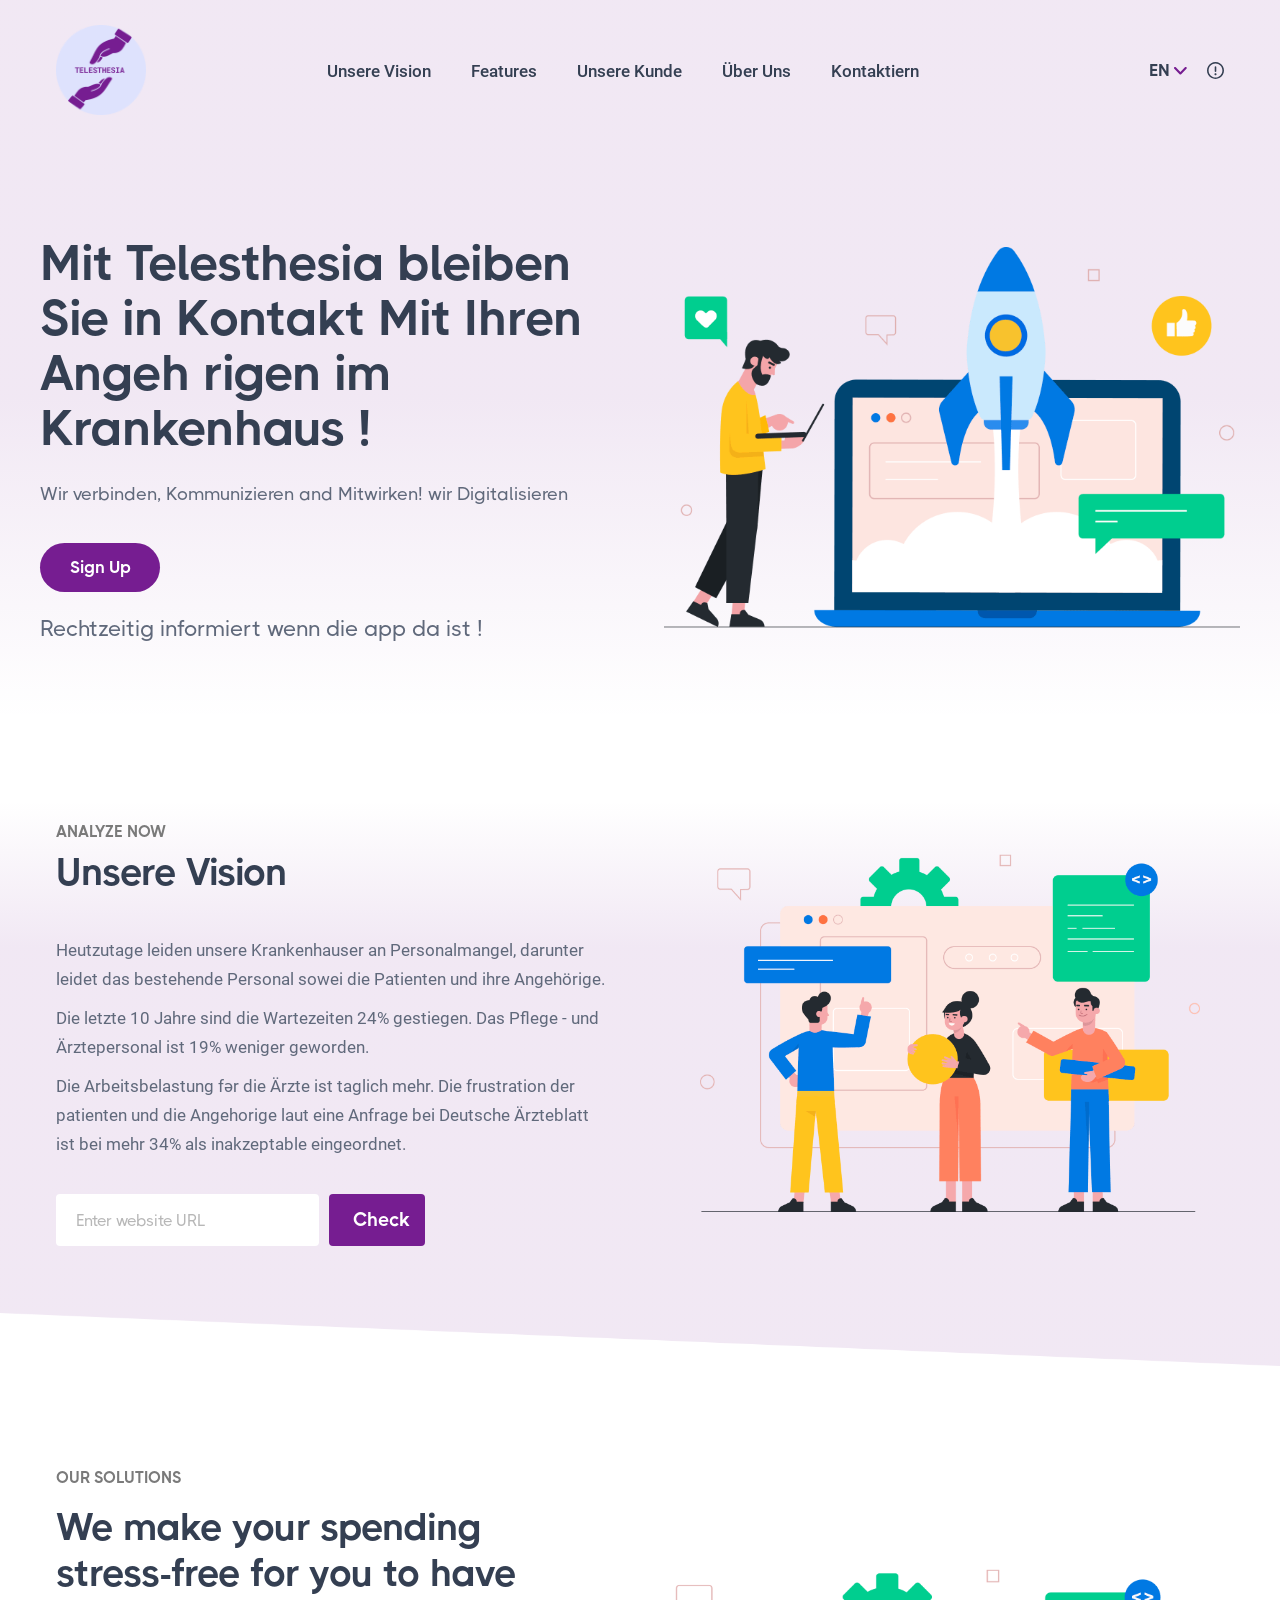
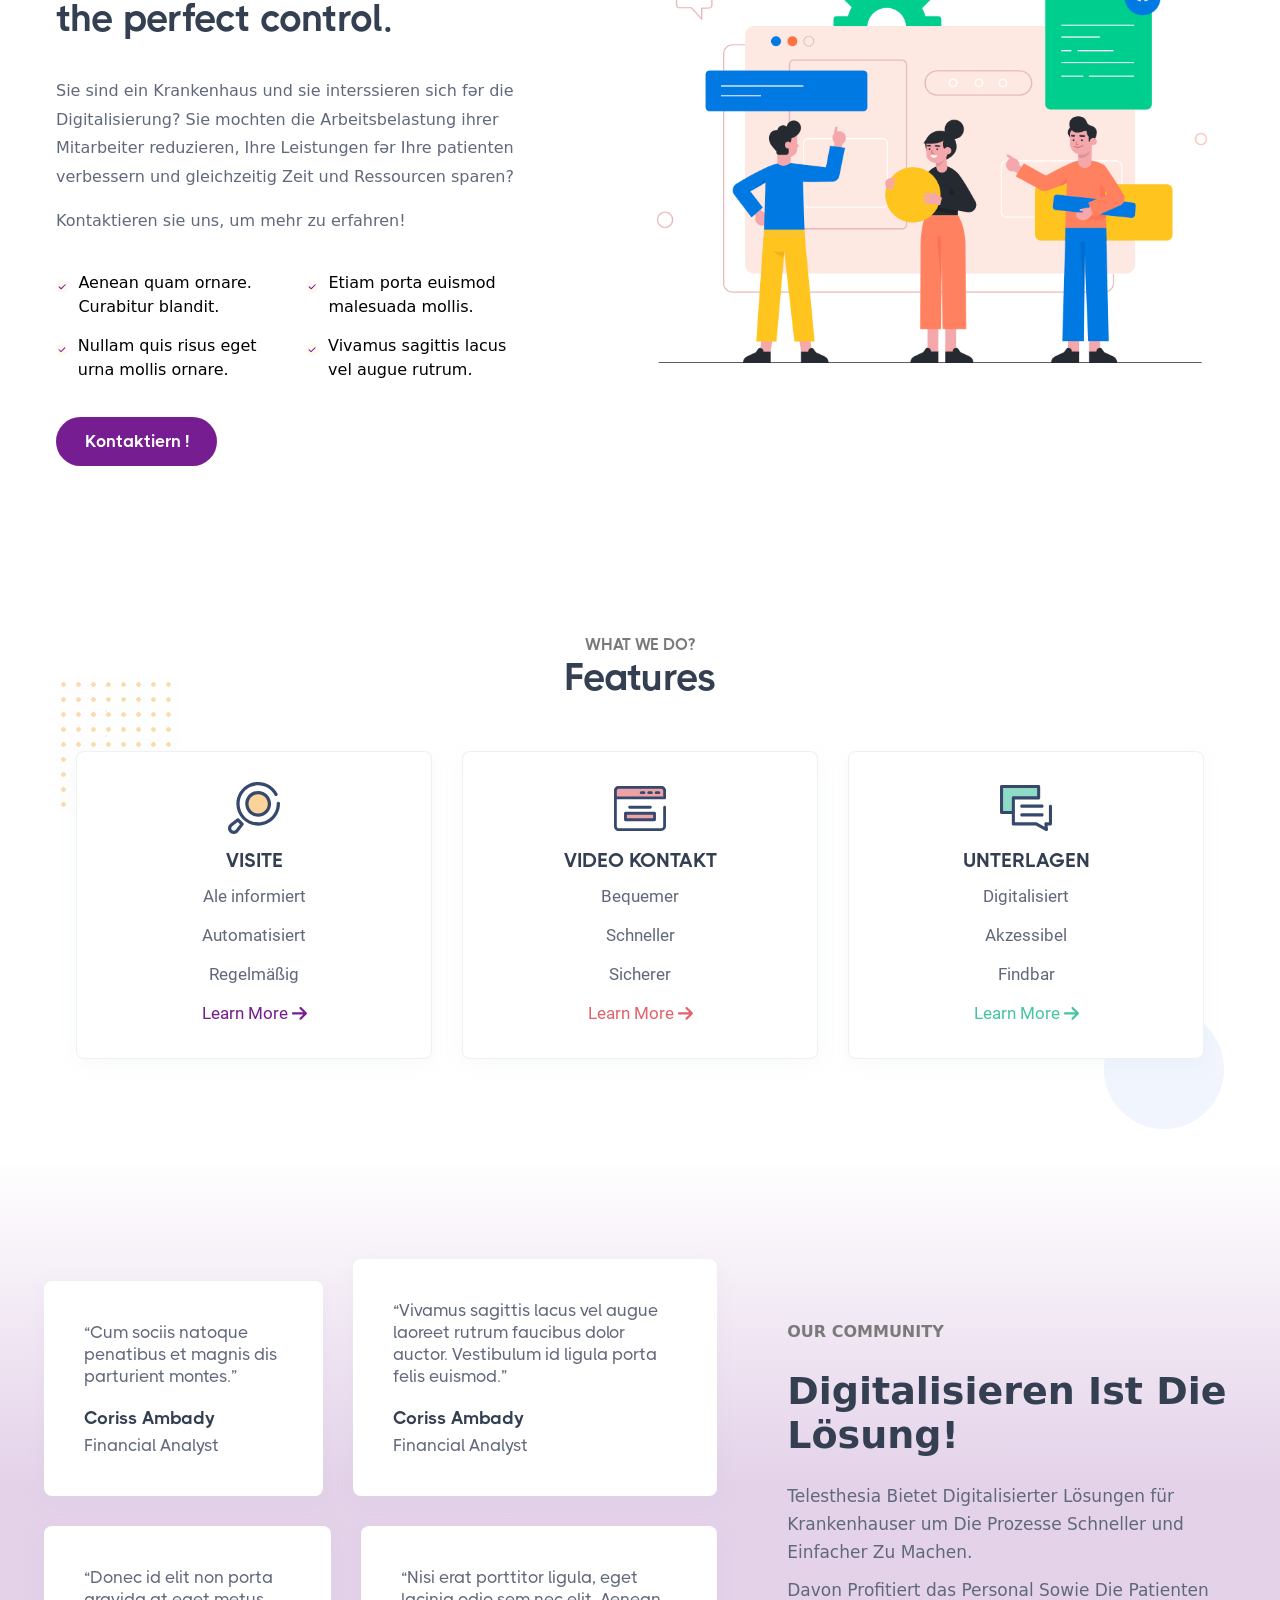
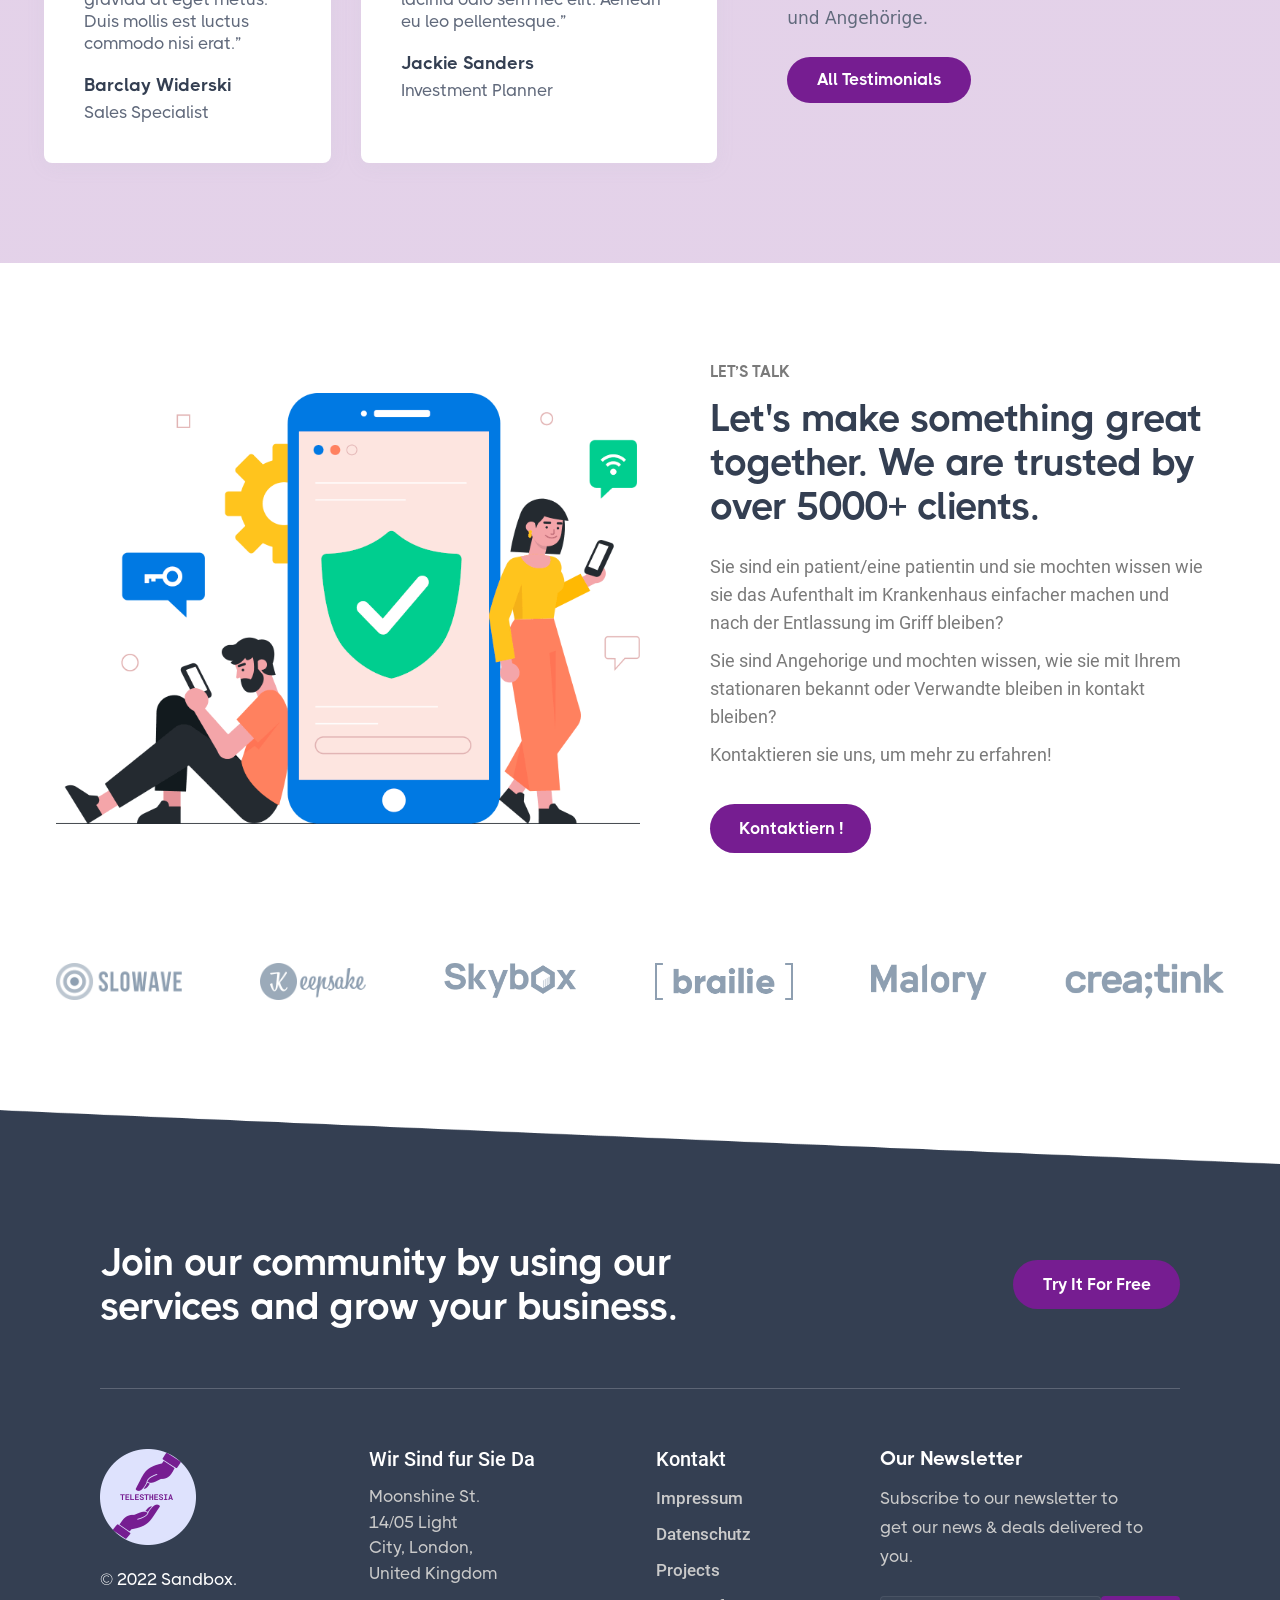
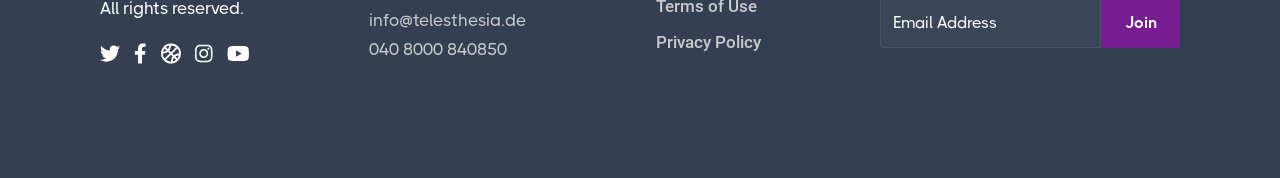
<file: index.html>
<!doctype html>
<html lang="en">

<head>
  <meta charset="utf-8" />
  <meta name="description" content="for practice.">
  <meta name="viewport" content="width=device-width,initial-scale=1" />
  <title>TELESTHESIA</title>
  <link rel="stylesheet" href="./assets/css/output.css" />
</head>
<body class="overflow-x-hidden">
  <header id="navbar"
    class="w-full h-auto py-10 items-center lg:py-20 bg-transparent fixed top-0 left-0 z-50 transition-all duration-300">
    <div class="container w-full items-center   ">

      <div
        class="inner relative flex justify-between items-center xxsm:w-full xsm:w-full sm:w-full w-full h-60 lg:h-100">

        <a href="#" class="w-60 h-60 lg:w-90 lg:h-90 shrink-0 flex items-center">
          <img src="./assets/images/LOGO@2x.png" alt="nav-logo" class="w-full h-auto object-contain">
        </a>

        <nav id="mobile-menu"
          class="hidden absolute top-full left-0 w-full bg-white h-auto shadow-xl border-t border-gray-100 lg:border-none lg:shadow-none lg:bg-transparent lg:static lg:block lg:w-auto mt-4 lg:mt-0 rounded-b-lg lg:rounded-none z-40">
          <ul class="flex flex-col lg:flex-row   gap-20 lg:gap-40 py-25 lg:py-0 items-center justify-center">
            <li
              class="font-roboto font-bold text-[17px] h-26 leading-29 text-body border-b-2 border-transparent hover:text-primary hover:border-b-primary transition-all duration-300 ease-in-out">
              <a href="#">Unsere Vision</a>
            </li>
            <li
              class="font-roboto font-bold text-[17px] h-26 leading-29 text-body border-b-2 border-transparent hover:text-primary hover:border-b-primary transition-all duration-300 ease-in-out">
              <a href="#">Features</a>
            </li>
            <li
              class="font-roboto font-bold text-[17px] h-26 leading-29 text-body border-b-2 border-transparent hover:text-primary hover:border-b-primary transition-all duration-300 ease-in-out">
              <a href="#">Unsere Kunde</a>
            </li>
            <li
              class="font-roboto font-bold text-[17px] h-26 leading-29 text-body border-b-2 border-transparent hover:text-primary hover:border-b-primary transition-all duration-300 ease-in-out">
              <a href="#">Über Uns</a>
            </li>
            <li
              class="font-roboto font-bold text-[17px] h-26 leading-29 text-body border-b-2 border-transparent hover:text-primary hover:border-b-primary transition-all duration-300 ease-in-out">
              <a href="#">Kontaktiern</a>
            </li>
          </ul>
        </nav>






        <div class="flex flex-row items-center gap-10 sm:gap-20">

          <div class="h-30 w-30">
            <button id="menu-btn" class="block lg:hidden text-primary focus:outline-none z-50"  aria-label=" menu button">
              <svg class="w-30 h-30 sm:w-30 sm:h-30" fill="none" stroke="currentColor" viewBox="0 0 24 24"
                xmlns="http://www.w3.org/2000/svg">
                <path stroke-linecap="round" stroke-linejoin="round" stroke-width="2" d="M4 6h16M4 12h16M4 18h16">
                </path>
              </svg>
            </button>
          </div>

          <div class="w-auto h-29 flex flex-row gap-15 sm:gap-20 items-center">

            <div class="relative flex items-center">

              <button id="lang-btn"
                class="w-auto h-auto flex flex-row gap-4 items-center cursor-pointer focus:outline-none">
                <p id="current-lang" class="font-thicccboi font-bold text-[15px] sm:text-[17px] leading-29 text-body">EN
                </p>
                <svg width="13" height="8" viewBox="0 0 13 8" fill="none" xmlns="http://www.w3.org/2000/svg"
                  class="mt-1">
                  <path
                    d="M6.375 7.4375C6.64062 7.4375 6.90625 7.33789 7.13867 7.13867L12.4512 1.82617C12.6504 1.62695 12.75 1.36133 12.75 1.0625C12.75 0.796875 12.6504 0.53125 12.4512 0.298828C12.2188 0.0996094 11.9531 0 11.6875 0C11.3887 0 11.123 0.0996094 10.9238 0.298828L6.375 4.88086L1.82617 0.298828C1.59375 0.0996094 1.32812 0 1.0625 0C0.763672 0 0.498047 0.0996094 0.298828 0.298828C0.0996094 0.53125 0 0.796875 0 1.0625C0 1.36133 0.0996094 1.62695 0.298828 1.82617L5.61133 7.13867C5.81055 7.33789 6.07617 7.4375 6.375 7.4375Z"
                    fill="#761D91" />
                </svg>
              </button>

              <div id="lang-menu"
                class="hidden absolute top-full right-0 mt-15 bg-white shadow-lg border border-gray-100 rounded-md overflow-hidden z-50 min-w-80">
                <ul class="flex flex-col text-center">
                  <li><a href="#"
                      class="lang-option block px-15 py-10 font-thicccboi font-bold text-[15px] text-body hover:bg-gray-50 hover:text-primary transition-colors">EN</a>
                  </li>
                  <li><a href="#"
                      class="lang-option block px-15 py-10 font-thicccboi font-bold text-[15px] text-body hover:bg-gray-50 hover:text-primary transition-colors">DE</a>
                  </li>

                </ul>
              </div>

            </div>

            <svg width="17" height="17" viewBox="0 0 17 17" fill="none" xmlns="http://www.w3.org/2000/svg"
              class="cursor-pointer">
              <path
                d="M8.5 0C10.0938 0.0332031 11.5215 0.431641 12.7832 1.16211C14.0449 1.92578 15.0742 2.95508 15.8379 4.2168C16.5684 5.47852 16.9668 6.90625 17 8.5C16.9668 10.0938 16.5684 11.5215 15.8379 12.7832C15.0742 14.0781 14.0449 15.1074 12.7832 15.8379C11.5215 16.6016 10.0938 17 8.5 17C6.90625 17 5.47852 16.6016 4.2168 15.8379C2.92188 15.1074 1.89258 14.0781 1.16211 12.7832C0.398438 11.5215 0 10.0938 0 8.5C0 6.90625 0.398438 5.47852 1.16211 4.2168C1.89258 2.95508 2.92188 1.92578 4.2168 1.16211C5.47852 0.431641 6.90625 0.0332031 8.5 0ZM8.5 15.4062C10.4258 15.373 12.0527 14.709 13.3809 13.3809C14.6758 12.0859 15.3398 10.459 15.4062 8.5C15.3398 6.57422 14.6758 4.94727 13.3809 3.61914C12.0527 2.32422 10.4258 1.66016 8.5 1.59375C6.54102 1.66016 4.91406 2.32422 3.61914 3.61914C2.29102 4.94727 1.62695 6.57422 1.59375 8.5C1.62695 10.459 2.29102 12.0859 3.61914 13.3809C4.91406 14.709 6.54102 15.373 8.5 15.4062ZM8.5 10.0938C8.00195 10.0605 7.73633 9.79492 7.70312 9.29688V5.04688C7.73633 4.58203 8.00195 4.31641 8.5 4.25C8.96484 4.31641 9.23047 4.58203 9.29688 5.04688V9.29688C9.23047 9.79492 8.96484 10.0605 8.5 10.0938ZM8.5 11.1895C8.76562 11.1895 9.03125 11.2891 9.23047 11.4883C9.42969 11.6875 9.5293 11.9531 9.5293 12.252C9.5293 12.5508 9.42969 12.7832 9.23047 12.9824C9.03125 13.1816 8.76562 13.2812 8.5 13.2812C8.20117 13.2812 7.96875 13.1816 7.76953 12.9824C7.57031 12.7832 7.4707 12.5508 7.4707 12.252C7.4707 11.9531 7.57031 11.6875 7.76953 11.4883C7.96875 11.2891 8.20117 11.1895 8.5 11.1895Z"
                fill="#343F52" />
            </svg>

          </div>



        </div>
      </div>
    </div>
  </header>
  <main>
    <section class="pt-150 md:pt-180 px-15 lg:pt-200 xl:pt-236 relative gradient md:pb-75 pb-100">
      <div class="container mx-auto px-4 lg:px-0">
        <div class="inner flex flex-col lg:flex-row items-center justify-between gap-40 lg:gap-48">
          <div class="hero-left w-full lg:w-1/2 flex flex-col gap-35">

            <div class="content w-full max-w-667 flex flex-col gap-25">

              <h1 class="text-h1 text-heading font-thicccboi m-0">
                Mit Telesthesia bleiben Sie in Kontakt Mit Ihren Angeh rigen im Krankenhaus !
              </h1>

              <div class="text-t_18 text-subtext font-medium font-thicccboi">
                <p>
                  Wir verbinden, Kommunizieren and Mitwirken! wir Digitalisieren
                </p>
              </div>

            </div>

            <div class="flex flex-col gap-20">
              <button
                class="w-120 h-49 bg-primary  rounded-full flex items-center cursor-pointer justify-center  text-white font-bold font-thicccboi text-[17px] transition-all duration-300 ease-in-out hover:text-primary  hover:bg-transparent hover:border hover:border-primary">
                <a> Sign Up</a>
              </button>
              <p class="text-subtext font-thicccboi font-medium text-[16px] sm:text-t_18 md:text-[22px]">Rechtzeitig
                informiert wenn die
                app
                da ist !</p>
            </div>

          </div>

          <div class="hero-img w-full lg:w-1/2 flex justify-center lg:justify-end"> <img
              src="./assets/images/54e0adab4e2e31ee8f7c35c6099d3b1ac47a106c.png" alt=" bg-img"
              class="w-full max-w-600 lg:max-w-none h-auto object-contain">
          </div>

        </div>
      </div>

    </section>




    <section class="pt-50  md:pt-180 lg:pt-200 xl:pt-100 xl:pb-120 relative gradient-two pb-80">
      <img src="./assets/images/Vector1.png" alt="" class="absolute bottom-0 left-0 w-full">
      <div class="container">

        <div class="inner flex flex-col lg:flex-row items-center justify-between gap-60 lg:gap-70">


          <div class="w-full lg:w-1/2 flex flex-col gap-35 items-start">

            <div class="flex flex-col">
              <p class="font-thicccboi font-bold text-[16px] text-secondary ">ANALYZE NOW</p>
              <p class="font-thicccboi font-bold text-[38px] text-body spacer-[0%]">Unsere Vision</p>
            </div>

            <div class="second-list">
              <ul>
                <li>
                  Heutzutage leiden unsere Krankenhauser an Personalmangel, darunter
                  leidet das bestehende Personal sowei die Patienten und ihre Angehörige.
                </li>
                <li>Die letzte 10 Jahre sind die Wartezeiten 24% gestiegen. Das Pflege - und Ärztepersonal ist 19%
                  weniger geworden.</li>
                <li>Die Arbeitsbelastung fər die Ärzte ist taglich mehr. Die frustration der patienten und die
                  Angehorige laut eine Anfrage bei Deutsche Ärzteblatt ist bei mehr 34% als inakzeptable eingeordnet.
                </li>
              </ul>
            </div>

            <div class="input flex w-full">
              <form class="flex flex-wrap gap-10 w-full">
                <input type="text" aria-label="add-email" placeholder="Enter website URL" id="search" name="search" class="w-full max-w-263 text-primary font-thicccboi font-bold " />
                <button type="submit" name="submit"
                  class="font-thicccboi font-bold text-[19px] text-white hover:text-primary">
                  Check</button>
              </form>
            </div>
          </div>

          <div class="w-full lg:w-1/2 flex justify-center">
            <img src="./assets/images/second.png.png" alt="second-bg" class="w-full max-w-500 h-auto object-contain">
          </div>

        </div>

      </div>
    </section>


    <section class=" relative pt-70 md:pt-180 lg:pt-200 xl:pt-100 pb-70">

      <div class="container">

        <div class="inner flex flex-col lg:flex-row items-center justify-between gap-60 lg:gap-70">


          <div class="w-full lg:w-470 flex flex-col gap-35">


            <div class="flex flex-col gap-15">

              <p class="font-thicccboi font-bold text-[16px] text-secondary">
                OUR SOLUTIONS
              </p>

              <h2 class="font-thicccboi font-bold text-[30px] md:text-[38px] text-body leading-[1.2]">
                We make your spending stress-free for you to have the perfect control.
              </h2>

            </div>

            <div class="flex flex-col gap-15 text-subtext leading-[1.8]">

              <p>
                Sie sind ein Krankenhaus und sie interssieren sich fər die Digitalisierung? Sie mochten die
                Arbeitsbelastung ihrer Mitarbeiter reduzieren, Ihre Leistungen fər Ihre patienten verbessern und
                gleichzeitig Zeit und Ressourcen sparen?
              </p>

              <p>
                Kontaktieren sie uns, um mehr zu erfahren!
              </p>

            </div>


            <div class="w-full">

              <ul class="grid grid-cols-1 sm:grid-cols-2 gap-x-30 gap-y-15">

                <li class="flex items-start gap-10">
                  <svg width="20" height="32" viewBox="0 0 20 32" fill="none" xmlns="http://www.w3.org/2000/svg">
                    <rect y="6" width="20" height="20" rx="10" fill="#FAB758" fill-opacity="0.1" />
                    <path
                      d="M15.6875 12.375C15.6875 12.1465 15.5859 11.9434 15.4336 11.791C15.2812 11.6387 15.0781 11.5625 14.875 11.5625C14.6465 11.5625 14.4434 11.6387 14.291 11.791L8.375 17.7324L5.70898 15.041C5.53125 14.8887 5.32812 14.8125 5.125 14.8125C4.89648 14.8125 4.71875 14.8887 4.56641 15.041C4.38867 15.1934 4.3125 15.3965 4.3125 15.625C4.3125 15.8535 4.38867 16.0566 4.54102 16.209L7.79102 19.459C7.94336 19.6113 8.14648 19.6875 8.375 19.6875C8.57812 19.6875 8.78125 19.6113 8.95898 19.459L15.459 12.959C15.6113 12.8066 15.6875 12.6035 15.6875 12.375Z"
                      fill="#761D91" />
                  </svg>

                  <span>Aenean quam ornare.
                    Curabitur blandit.</span>
                </li>

                <li class="flex items-start gap-10">
                  <svg width="20" height="32" viewBox="0 0 20 32" fill="none" xmlns="http://www.w3.org/2000/svg">
                    <rect y="6" width="20" height="20" rx="10" fill="#FAB758" fill-opacity="0.1" />
                    <path
                      d="M15.6875 12.375C15.6875 12.1465 15.5859 11.9434 15.4336 11.791C15.2812 11.6387 15.0781 11.5625 14.875 11.5625C14.6465 11.5625 14.4434 11.6387 14.291 11.791L8.375 17.7324L5.70898 15.041C5.53125 14.8887 5.32812 14.8125 5.125 14.8125C4.89648 14.8125 4.71875 14.8887 4.56641 15.041C4.38867 15.1934 4.3125 15.3965 4.3125 15.625C4.3125 15.8535 4.38867 16.0566 4.54102 16.209L7.79102 19.459C7.94336 19.6113 8.14648 19.6875 8.375 19.6875C8.57812 19.6875 8.78125 19.6113 8.95898 19.459L15.459 12.959C15.6113 12.8066 15.6875 12.6035 15.6875 12.375Z"
                      fill="#761D91" />
                  </svg>

                  <span>Etiam porta euismod malesuada mollis.</span>
                </li>

                <li class="flex items-start gap-10">
                  <svg width="20" height="32" viewBox="0 0 20 32" fill="none" xmlns="http://www.w3.org/2000/svg">
                    <rect y="6" width="20" height="20" rx="10" fill="#FAB758" fill-opacity="0.1" />
                    <path
                      d="M15.6875 12.375C15.6875 12.1465 15.5859 11.9434 15.4336 11.791C15.2812 11.6387 15.0781 11.5625 14.875 11.5625C14.6465 11.5625 14.4434 11.6387 14.291 11.791L8.375 17.7324L5.70898 15.041C5.53125 14.8887 5.32812 14.8125 5.125 14.8125C4.89648 14.8125 4.71875 14.8887 4.56641 15.041C4.38867 15.1934 4.3125 15.3965 4.3125 15.625C4.3125 15.8535 4.38867 16.0566 4.54102 16.209L7.79102 19.459C7.94336 19.6113 8.14648 19.6875 8.375 19.6875C8.57812 19.6875 8.78125 19.6113 8.95898 19.459L15.459 12.959C15.6113 12.8066 15.6875 12.6035 15.6875 12.375Z"
                      fill="#761D91" />
                  </svg>

                  <span>Nullam quis risus eget urna mollis ornare.</span>
                </li>

                <li class="flex items-start gap-10">
                  <svg width="20" height="32" viewBox="0 0 20 32" fill="none" xmlns="http://www.w3.org/2000/svg">
                    <rect y="6" width="20" height="20" rx="10" fill="#FAB758" fill-opacity="0.1" />
                    <path
                      d="M15.6875 12.375C15.6875 12.1465 15.5859 11.9434 15.4336 11.791C15.2812 11.6387 15.0781 11.5625 14.875 11.5625C14.6465 11.5625 14.4434 11.6387 14.291 11.791L8.375 17.7324L5.70898 15.041C5.53125 14.8887 5.32812 14.8125 5.125 14.8125C4.89648 14.8125 4.71875 14.8887 4.56641 15.041C4.38867 15.1934 4.3125 15.3965 4.3125 15.625C4.3125 15.8535 4.38867 16.0566 4.54102 16.209L7.79102 19.459C7.94336 19.6113 8.14648 19.6875 8.375 19.6875C8.57812 19.6875 8.78125 19.6113 8.95898 19.459L15.459 12.959C15.6113 12.8066 15.6875 12.6035 15.6875 12.375Z"
                      fill="#761D91" />
                  </svg>

                  <span>Vivamus sagittis lacus vel augue rutrum.</span>
                </li>

              </ul>

            </div>

            <!-- Button -->
            <div>
              <button
                class=" cursor-pointer h-49 w-full sm:w-161 rounded-full bg-primary text-white font-thicccboi font-bold text-[17px] transition-all duration-300 ease-in-out hover:text-primary  hover:bg-transparent hover:border hover:border-primary">
                <a>Kontaktiern !</a>
              </button>
            </div>

          </div>

          <!-- RIGHT -->
          <div class="w-full lg:w-1/2 flex justify-center">

            <img src="./assets/images/second.png.png" alt="second-bg" class="w-full max-w-550 object-cover">

          </div>

        </div>

      </div>

    </section>






    <section class="relative pt-90 sm:pt-120 md:pt-150 lg:pt-200 xl:pt-100 pb-70 md:pb-100 overflow-hidden">

      <div class="container">


        <div class="relative flex flex-col gap-40 md:gap-50 justify-center items-center">
          <div class="w-auto h-auto">
            <div class=" flex flex-col gap-15px items-center justify-center">
              <p class="w-auto font-thicccboi font-bold text-[16px] leading-18 space-0 text-secondary ">WHAT WE DO?</p>
              <p
                class="w-auto font-thicccboi font-bold text-[28px] sm:text-[32px] md:text-[38px] leading-tight text-body">
                Features</p>
            </div>
          </div>

          <div class="hidden md:block absolute left-0 top-40 -z-11 pointer-events-none">
            <img src="./assets/images/d1.png" alt="d1-img" />
          </div>

          <div class="hidden md:block absolute right-0 -bottom-70 -z-10 pointer-events-none">
            <img src="./assets/images/d2.png" alt="d2-img" />
          </div>

          <div
            class="flex flex-col lg:flex-row items-stretch justify-center gap-20 sm:gap-25 lg:gap-30 w-full px-15 sm:px-20">

            <div class="box">
              <svg width="52" height="52" viewBox="0 0 52 52" fill="none" xmlns="http://www.w3.org/2000/svg">
                <g clip-path="url(#clip0_106_197)">
                  <path
                    d="M30.1943 43.6617C18.1389 43.6617 8.3584 33.8914 8.3584 21.8257C8.3584 13.6906 12.8779 6.23591 20.0889 2.46794C30.7631 -3.08753 43.9662 1.06638 49.5318 11.7406C49.9381 12.5531 49.6131 13.5382 48.8107 13.9445C48.0186 14.3406 47.0537 14.0359 46.6271 13.2539C41.8943 4.18434 30.6717 0.649969 21.6021 5.37263C12.5225 10.1156 9.0084 21.3078 13.7412 30.3875C18.474 39.4672 29.6764 42.9812 38.7561 38.2484C45.0225 34.9781 48.892 28.4172 48.7092 21.3484C48.6889 20.4445 49.41 19.6929 50.3139 19.6828C51.2178 19.6625 51.9592 20.3734 51.9795 21.2773C52.274 33.3429 42.7271 43.3672 30.6615 43.6617C30.5193 43.6515 30.3568 43.6617 30.1943 43.6617Z"
                    fill="#36496D" />
                  <path
                    d="M30.1742 33.1094C36.406 33.1094 41.4578 28.0576 41.4578 21.8258C41.4578 15.5941 36.406 10.5422 30.1742 10.5422C23.9425 10.5422 18.8906 15.5941 18.8906 21.8258C18.8906 28.0576 23.9425 33.1094 30.1742 33.1094Z"
                    fill="#FCD49B" />
                  <path
                    d="M30.1742 34.7445C23.0344 34.7445 17.2555 28.9554 17.2555 21.8257C17.2555 14.696 23.0445 8.90698 30.1742 8.90698C37.3039 8.90698 43.093 14.696 43.093 21.8257C43.0828 28.9554 37.3039 34.7343 30.1742 34.7445ZM30.1742 12.1773C24.8422 12.1773 20.5258 16.4937 20.5258 21.8257C20.5258 27.1578 24.8422 31.4742 30.1742 31.4742C35.5063 31.4742 39.8227 27.1578 39.8227 21.8257C39.8125 16.4937 35.4961 12.1773 30.1742 12.1773ZM5.73828 51.9898C2.56953 51.9898 0 49.4203 0 46.2515C0 44.464 0.832813 42.7781 2.25469 41.6914L8.96797 36.5625C9.61797 36.0648 10.5422 36.1257 11.1211 36.7046L15.2953 40.8789C15.8742 41.4578 15.9352 42.382 15.4375 43.032L10.3086 49.7453C9.30313 51.0554 7.77969 51.8781 6.12422 51.9898H5.73828ZM9.81094 40.0359L4.23516 44.2914C3.14844 45.114 2.925 46.6578 3.74766 47.7445C4.57031 48.8312 6.11406 49.0546 7.20078 48.232C7.38359 48.0898 7.54609 47.9273 7.68828 47.7445L11.9539 42.1687L9.81094 40.0359Z"
                    fill="#36496D" />
                </g>
                <defs>
                  <clipPath id="clip0_106_197">
                    <rect width="52" height="51.9898" fill="white" />
                  </clipPath>
                </defs>
              </svg>

              <div class="box-text">
                <p>VISITE</p>

                <p>Ale informiert</p>
                <p> Automatisiert</p>
                <p>Regelmäßig</p>

                <p style="color: #761D91; display: flex; align-items: center; gap: 4px;"><a href="#"> Learn More</a><svg
                    width="15" height="13" viewBox="0 0 15 13" fill="none" xmlns="http://www.w3.org/2000/svg">
                    <path
                      d="M14.5762 7.13867C14.7754 6.93945 14.875 6.67383 14.875 6.375C14.875 6.10938 14.7754 5.84375 14.5762 5.61133L9.26367 0.298828C9.03125 0.0996094 8.76562 0 8.5 0C8.20117 0 7.93555 0.0996094 7.73633 0.298828C7.53711 0.53125 7.4375 0.796875 7.4375 1.0625C7.4375 1.36133 7.53711 1.62695 7.73633 1.82617L11.2559 5.3125H1.0625C0.730469 5.3125 0.498047 5.41211 0.298828 5.61133C0.0996094 5.81055 0 6.07617 0 6.375C0 6.70703 0.0996094 6.93945 0.298828 7.13867C0.498047 7.33789 0.730469 7.4375 1.0625 7.4375H11.2559L7.73633 10.9238C7.53711 11.1562 7.4375 11.4219 7.4375 11.6875C7.4375 11.9863 7.53711 12.252 7.73633 12.4512C7.93555 12.6504 8.20117 12.75 8.5 12.75C8.76562 12.75 9.03125 12.6504 9.26367 12.4512L14.5762 7.13867Z"
                      fill="#761D91" />
                  </svg>
                </p>
              </div>
            </div>


            <div class="box">
              <svg width="52" height="52" viewBox="0 0 52 52" fill="none" xmlns="http://www.w3.org/2000/svg">
                <g clip-path="url(#clip0_107_359)">
                  <path
                    d="M47.1453 48.9719H4.84453C2.17344 48.9719 0 46.7984 0 44.1273V8.84453C0 6.17344 2.17344 4 4.84453 4H47.1453C49.8266 4 52 6.17344 52 8.84453C52 9.61641 51.3703 10.2461 50.5984 10.2562C49.8266 10.2562 49.1969 9.62656 49.1867 8.85469C49.1867 7.72734 48.2727 6.82344 47.1453 6.81328H4.84453C3.71719 6.81328 2.81328 7.72734 2.80313 8.85469V44.1273C2.80313 45.2547 3.71719 46.1688 4.84453 46.1688H47.1453C48.2727 46.1688 49.1867 45.2547 49.1867 44.1273V25.2672C49.1867 24.4953 49.8164 23.8656 50.5883 23.8555C51.3602 23.8555 51.9898 24.4852 52 25.257V44.1172C52 46.7984 49.8266 48.9719 47.1453 48.9719Z"
                    fill="#36496D" />
                  <path
                    d="M1.40137 8.84458V15.9438H50.5881V8.84458C50.5881 6.94536 49.0443 5.40161 47.1451 5.40161H4.84434C2.94512 5.40161 1.40137 6.94536 1.40137 8.84458Z"
                    fill="#EEA1A6" />
                  <path
                    d="M50.5984 17.3555H1.40156C0.629688 17.3555 0 16.7258 0 15.9539V8.84453C0 6.17344 2.17344 4 4.84453 4H47.1453C49.8266 4 52 6.17344 52 8.84453V15.9437C52 16.7258 51.3703 17.3555 50.5984 17.3555ZM2.81328 14.5422H49.1867V8.85469C49.1867 7.72734 48.2727 6.81328 47.1453 6.81328H4.85469C3.72734 6.81328 2.82344 7.72734 2.81328 8.84453V14.5422Z"
                    fill="#36496D" />
                  <path
                    d="M29.9306 12.0844H27.2595C26.4876 12.0844 25.8579 11.4547 25.8579 10.6828C25.8579 9.91094 26.4876 9.28125 27.2595 9.28125H29.9306C30.7024 9.28125 31.3321 9.91094 31.3321 10.6828C31.3423 11.4547 30.7126 12.0844 29.9306 12.0844ZM37.3853 12.0844H34.7142C33.9423 12.0844 33.3126 11.4547 33.3126 10.6828C33.3126 9.91094 33.9423 9.28125 34.7142 9.28125H37.3853C38.1571 9.28125 38.7868 9.91094 38.7868 10.6828C38.7868 11.4547 38.1571 12.0844 37.3853 12.0844ZM44.8298 12.0844H42.1587C41.3868 12.0844 40.7571 11.4547 40.7571 10.6828C40.7571 9.91094 41.3868 9.28125 42.1587 9.28125H44.8298C45.6017 9.28125 46.2313 9.91094 46.2313 10.6828C46.2415 11.4547 45.6118 12.0844 44.8298 12.0844Z"
                    fill="#36496D" />
                  <path d="M11.4561 31.2695H40.5436V37.7289H11.4561V31.2695Z" fill="#EEA1A6" />
                  <path
                    d="M40.5438 39.1306H11.4563C10.6844 39.1306 10.0547 38.5009 10.0547 37.729V31.2595C10.0547 30.4876 10.6844 29.8579 11.4563 29.8579H40.5438C41.3156 29.8579 41.9453 30.4876 41.9453 31.2595V37.729C41.9555 38.5009 41.3258 39.1306 40.5438 39.1306ZM12.8578 36.3274H39.1422V32.6712H12.8578V36.3274ZM36.3086 26.6282H15.6914C14.9195 26.6485 14.2695 26.0392 14.2492 25.2571C14.2289 24.4751 14.8383 23.8353 15.6203 23.8149H36.3188C37.0906 23.7946 37.7406 24.404 37.7609 25.186C37.7812 25.9681 37.1719 26.6079 36.3898 26.6282H36.3086Z"
                    fill="#36496D" />
                </g>
                <defs>
                  <clipPath id="clip0_107_359">
                    <rect width="52" height="44.9719" fill="white" transform="translate(0 4)" />
                  </clipPath>
                </defs>
              </svg>

              <div class="box-text">
                <p>VIDEO KONTAKT</p>

                <p>Bequemer</p>
                <p> Schneller</p>
                <p>Sicherer</p>

                <p style="color: #E2626B; display: flex; align-items: center; gap: 4px;"><a href="#"> Learn More</a><svg
                    width="15" height="13" viewBox="0 0 15 13" fill="none" xmlns="http://www.w3.org/2000/svg">
                    <path
                      d="M14.5762 7.13867C14.7754 6.93945 14.875 6.67383 14.875 6.375C14.875 6.10938 14.7754 5.84375 14.5762 5.61133L9.26367 0.298828C9.03125 0.0996094 8.76562 0 8.5 0C8.20117 0 7.93555 0.0996094 7.73633 0.298828C7.53711 0.53125 7.4375 0.796875 7.4375 1.0625C7.4375 1.36133 7.53711 1.62695 7.73633 1.82617L11.2559 5.3125H1.0625C0.730469 5.3125 0.498047 5.41211 0.298828 5.61133C0.0996094 5.81055 0 6.07617 0 6.375C0 6.70703 0.0996094 6.93945 0.298828 7.13867C0.498047 7.33789 0.730469 7.4375 1.0625 7.4375H11.2559L7.73633 10.9238C7.53711 11.1562 7.4375 11.4219 7.4375 11.6875C7.4375 11.9863 7.53711 12.252 7.73633 12.4512C7.93555 12.6504 8.20117 12.75 8.5 12.75C8.76562 12.75 9.03125 12.6504 9.26367 12.4512L14.5762 7.13867Z"
                      fill="#E2626B" />
                  </svg>
                </p>
              </div>
            </div>


            <div class="box">

              <svg width="52" height="52" viewBox="0 0 52 52" fill="none" xmlns="http://www.w3.org/2000/svg">
                <g clip-path="url(#clip0_107_364)">
                  <g clip-path="url(#clip1_107_364)">
                    <path d="M13.3557 15.8781H38.6447V4.5437H1.54395V30.5742H13.3557V15.8781Z" fill="#8FDCC6" />
                    <path
                      d="M50.4562 22.7437C49.6031 22.7437 48.9125 23.4344 48.9125 24.2875V40.3648H45.8961C45.043 40.3648 44.3523 41.0555 44.3523 41.9086C44.3523 41.9594 44.3523 42.0203 44.3625 42.0711L44.6469 44.8336L36.9586 40.5578C36.725 40.4258 36.4711 40.3648 36.207 40.3648H14.8992V17.4219H38.6445C39.4977 17.4219 40.1883 16.7312 40.1883 15.8781V4.54375C40.1883 3.69063 39.4977 3 38.6445 3H1.54375C0.690625 3 0 3.69063 0 4.54375V30.5742C0 31.4273 0.690625 32.118 1.54375 32.118H11.8016V41.9086C11.8016 42.7617 12.4922 43.4523 13.3453 43.4523H35.7906L45.7234 48.9672C46.4648 49.3836 47.4094 49.1094 47.8258 48.368C47.9781 48.0938 48.0492 47.7688 48.0086 47.4539L47.5922 43.4422H50.4461C51.2992 43.4422 51.9898 42.7516 51.9898 41.8984V24.2875C52 23.4344 51.3094 22.7437 50.4562 22.7437ZM3.0875 29.0305V6.0875H37.0906V14.3344H13.3555C12.5023 14.3344 11.8117 15.025 11.8117 15.8781V29.0305H3.0875Z"
                      fill="#36496D" />
                    <path
                      d="M42.0268 25.7093H21.7752C20.9221 25.7093 20.2314 25.0187 20.2314 24.1656C20.2314 23.3125 20.9221 22.6218 21.7752 22.6218H42.0268C42.8799 22.6218 43.5705 23.3125 43.5705 24.1656C43.5705 25.0187 42.8799 25.7093 42.0268 25.7093ZM42.0268 34.4335H21.7752C20.9221 34.4335 20.2314 33.7429 20.2314 32.8898C20.2314 32.0367 20.9221 31.3359 21.7752 31.3359H42.0268C42.8799 31.3359 43.5705 32.0265 43.5705 32.8796C43.5705 33.7328 42.8799 34.4335 42.0268 34.4335Z"
                      fill="#36496D" />
                  </g>
                </g>
                <defs>
                  <clipPath id="clip0_107_364">
                    <rect width="52" height="52" fill="white" />
                  </clipPath>
                  <clipPath id="clip1_107_364">
                    <rect width="52" height="46.1703" fill="white" transform="translate(0 3)" />
                  </clipPath>
                </defs>
              </svg>

              <div class="box-text">
                <p>UNTERLAGEN</p>

                <p>Digitalisiert</p>
                <p>Akzessibel</p>
                <p>Findbar</p>

                <p style="color: #45C4A0; display: flex; align-items: center; gap: 4px;"><a href="#"> Learn More</a><svg
                    width="15" height="13" viewBox="0 0 15 13" fill="none" xmlns="http://www.w3.org/2000/svg">
                    <path
                      d="M14.5762 7.13867C14.7754 6.93945 14.875 6.67383 14.875 6.375C14.875 6.10938 14.7754 5.84375 14.5762 5.61133L9.26367 0.298828C9.03125 0.0996094 8.76562 0 8.5 0C8.20117 0 7.93555 0.0996094 7.73633 0.298828C7.53711 0.53125 7.4375 0.796875 7.4375 1.0625C7.4375 1.36133 7.53711 1.62695 7.73633 1.82617L11.2559 5.3125H1.0625C0.730469 5.3125 0.498047 5.41211 0.298828 5.61133C0.0996094 5.81055 0 6.07617 0 6.375C0 6.70703 0.0996094 6.93945 0.298828 7.13867C0.498047 7.33789 0.730469 7.4375 1.0625 7.4375H11.2559L7.73633 10.9238C7.53711 11.1562 7.4375 11.4219 7.4375 11.6875C7.4375 11.9863 7.53711 12.252 7.73633 12.4512C7.93555 12.6504 8.20117 12.75 8.5 12.75C8.76562 12.75 9.03125 12.6504 9.26367 12.4512L14.5762 7.13867Z"
                      fill="#45C4A0" />
                  </svg>
                </p>
              </div>

            </div>
          </div>
        </div>
      </div>

      </div>

    </section>



    <section class="relative overflow-hidden gradient-three px-20 py-70 md:py-100">
      <div class="container mx-auto px-4">

        <div class="flex flex-col-reverse lg:flex-row items-center gap-50 lg:gap-70 w-full">

          <div class="w-full lg:w-[60%] flex flex-col gap-30">

            <div class="flex flex-col sm:flex-row lg:items-end gap-30 w-full">

              <div
                class="w-full sm:flex-1 lg:max-w-279 bg-white rounded-lg p-25 sm:p-40 shadow-[0px_4px_20px_0px_#ABB1BD14] flex flex-col gap-20">

                <p class="text-t_18 font-thicccboi leading-22 font-medium sm:text-[17px]  text-subtext">
                  “Cum sociis natoque penatibus et magnis dis parturient montes.”
                </p>

                <div class="mt-auto flex flex-col gap-5">
                  <p class="font-bold font-thicccboi leading-22  text-body text-t_18">
                    Coriss Ambady
                  </p>

                  <p class="text-subtext font-thicccboi font-medium text-[17px]  leading-22 sm:text-[17px]">
                    Financial Analyst
                  </p>
                </div>

              </div>

              <div
                class="w-full sm:flex-1 lg:max-w-404 bg-white rounded-lg p-25 sm:p-40 shadow-[0px_4px_20px_0px_#ABB1BD14] flex flex-col gap-20">

                <p class="text-t_18 font-thicccboi leading-22 font-medium sm:text-[17px]  text-subtext">
                  “Vivamus sagittis lacus vel augue laoreet rutrum faucibus dolor auctor. Vestibulum id ligula porta
                  felis euismod.”
                </p>

                <div class="mt-auto flex flex-col gap-5">
                  <p class="font-bold font-thicccboi leading-22  text-body text-t_18">
                    Coriss Ambady
                  </p>

                  <p class="text-subtext font-thicccboi font-medium text-[17px]  leading-22 sm:text-[17px]">
                    Financial Analyst
                  </p>
                </div>

              </div>

            </div>

            <div class="flex flex-col sm:flex-row lg:justify-center gap-30 w-full">

              <div
                class="w-full sm:flex-1 lg:max-w-287 bg-white rounded-lg p-25 sm:p-40 shadow-[0px_4px_20px_0px_#ABB1BD14] flex flex-col gap-20">

                <p class="text-t_18 font-thicccboi leading-22 font-medium sm:text-[17px]  text-subtext">
                  “Donec id elit non porta gravida at eget metus. Duis mollis est luctus commodo nisi erat.”
                </p>

                <div class="mt-auto flex flex-col gap-5">

                  <p class="font-bold font-thicccboi leading-22  text-body text-t_18">
                    Barclay Widerski
                  </p>

                  <p class="text-subtext font-thicccboi font-medium text-[17px]  leading-22 sm:text-[17px]">
                    Sales Specialist
                  </p>

                </div>

              </div>

              <div
                class="w-full sm:flex-1 lg:max-w-404 bg-white rounded-lg p-25 sm:p-40 shadow-[0px_4px_20px_0px_#ABB1BD14] not-last:flex flex flex-col gap-20">

                <p class="text-t_18 font-thicccboi leading-22 font-medium sm:text-[17px]  text-subtext">
                  “Nisi erat porttitor ligula, eget lacinia odio sem nec elit. Aenean eu leo pellentesque.”
                </p>

                <div class=" flex flex-col gap-5">

                  <p class="font-bold font-thicccboi leading-22  text-body text-t_18">
                    Jackie Sanders
                  </p>

                  <p class="text-subtext font-thicccboi font-medium text-[17px]  leading-22 sm:text-[17px]">
                    Investment Planner
                  </p>

                </div>

              </div>

            </div>

          </div>


          <div class="w-full lg:w-[40%] flex flex-col gap-25">

            <p class="text-secondary font-bold text-[14px] sm:text-[16px]">
              OUR COMMUNITY
            </p>

            <h2 class="font-bold text-[28px] sm:text-[34px] lg:text-[38px] leading-44 text-body">
              Digitalisieren Ist Die Lösung!
            </h2>

            <div class="flex flex-col gap-10">

              <p class="text-subtext text-[15px] sm:text-[17px] leading-28">
                Telesthesia Bietet Digitalisierter Lösungen für Krankenhauser um Die Prozesse Schneller und Einfacher Zu
                Machen.
              </p>

              <p class="text-subtext text-[15px] sm:text-[17px] leading-28">
                Davon Profitiert das Personal Sowie Die Patienten und Angehörige.
              </p>

            </div>

            <button
              class=" cursor-pointer w-fit px-30 py-10 rounded-full bg-primary text-white font-bold font-thicccboi  text-[17px] transition-all duration-300 ease-in-out hover:text-primary  hover:bg-transparent hover:border hover:border-primary">
              <a class="">All Testimonials</a>
            </button>
          </div>

        </div>
      </div>
    </section>



    <section class="w-full relative py-70  md:py-150 lg:py-100 px-4 md:px-0">
      <div class="container mx-auto flex flex-col gap-60 lg:gap-100">

        <div class="w-full h-auto flex flex-col lg:flex-row items-center lg:items-stretch gap-40 lg:gap-70">

          <div class="w-full lg:w-1/2 flex justify-center lg:justify-start">
            <img src="./assets/images/last-bg.png" alt="last-bg"
              class="w-full max-w-500 lg:max-w-none h-auto object-contain" />
          </div>

          <div class="w-full lg:w-1/2 max-w-494 flex flex-col gap-35">
            <div class="h-auto w-full flex flex-col gap-25 justify-between">

              <div class="h-auto w-full flex flex-col gap-15 justify-between">
                <p class="font-thicccboi font-bold text-[16px] leading-18 text-secondary">LET’S TALK</p>
                <p
                  class="font-thicccboi font-bold text-[28px] sm:text-[32px] md:text-[38px] leading-tight md:leading-44 text-body">
                  Let's make something great together. We are trusted by over 5000+ clients.
                </p>
              </div>

              <div class="h-auto w-full flex flex-col gap-10 justify-between">
                <p class="font-roboto font-normal text-[16px] sm:text-t_18 leading-28 text-[#7A7A7A] text-left">
                  Sie sind ein patient/eine patientin und sie mochten wissen wie sie das Aufenthalt im Krankenhaus
                  einfacher machen und nach der Entlassung im Griff bleiben?
                </p>
                <p class="font-roboto font-normal text-[16px] sm:text-t_18 leading-28 text-[#7A7A7A] text-left">
                  Sie sind Angehorige und mochten wissen, wie sie mit Ihrem stationaren bekannt oder Verwandte bleiben
                  in kontakt bleiben?
                </p>
                <p class="font-roboto font-normal text-[16px] sm:text-t_18 leading-28 text-[#7A7A7A] text-left">
                  Kontaktieren sie uns, um mehr zu erfahren!
                </p>
              </div>

            </div>

            <button
              class=" cursor-pointer w-full sm:w-161 h-49 rounded-[100px] bg-primary flex items-center justify-center transition-all duration-300 ease-in-out hover:text-primary  hover:bg-transparent hover:border hover:border-primary text-white text-center font-thicccboi font-bold text-[17px] leading-29">
              <a class="">Kontaktiern
                !</a>
            </button>

          </div>
        </div>

        <div
          class="flex flex-row overflow-x-auto snap-x snap-mandatory gap-20 lg:gap-0 lg:justify-between items-center w-full h-auto no-scrollbar py-10 px-4 lg:px-0">

          <img src="./assets/images/1.png" alt="firm-img"
            class="snap-center shrink-0 w-[45%] sm:w-[30%] lg:w-auto h-25 sm:h-30 md:h-37 object-contain" />
          <img src="./assets/images/2.png" alt="firm-img"
            class="snap-center shrink-0 w-[45%] sm:w-[30%] lg:w-auto h-25 sm:h-30 md:h-37 object-contain" />
          <img src="./assets/images/3.png" alt="firm-img"
            class="snap-center shrink-0 w-[45%] sm:w-[30%] lg:w-auto h-25 sm:h-30 md:h-37 object-contain" />
          <img src="./assets/images/4.png" alt="firm-img"
            class="snap-center shrink-0 w-[45%] sm:w-[30%] lg:w-auto h-25 sm:h-30 md:h-37 object-contain" />
          <img src="./assets/images/5.png" alt="firm-img"
            class="snap-center shrink-0 w-[45%] sm:w-[30%] lg:w-auto h-25 sm:h-30 md:h-37 object-contain" />
          <img src="./assets/images/6.png" alt="firm-img"
            class="snap-center shrink-0 w-[45%] sm:w-[30%] lg:w-auto h-25 sm:h-30 md:h-37 object-contain" />

        </div>
      </div>

    </section>



    <section class="w-full relative px-15 pt-100 pb-100 xl:pt-130 lg:pr-100 lg:pl-100 bg-body overflow-hidden">

      <img src="./assets/images/Vector-2.png" alt="" class="absolute top-0 left-0 w-full">
      <div class="container p-0 relative z-10">
        <div class="w-full flex flex-col gap-60 justify-between">

          <div class="w-full flex flex-col gap-60 justify-between">
            <div class="w-full flex flex-col lg:flex-row justify-between items-start lg:items-center gap-30 lg:gap-0">

              <p
                class="w-full lg:w-581 font-thicccboi font-bold text-[28px] lg:text-[38px] leading-tight lg:leading-44 text-white">
                Join our community by using our services and grow your business.
              </p>

              <button type="submit" id="" name=""
                class="items-end bg-primary w-167 h-49 rounded-[100px] cursor-pointer text-white font-bold font-thicccboi text-[17px] leading-29 text-center transition-all duration-300 ease-in-out hover:text-primary  hover:bg-white  hover:border-primary">
                <a class="">Try It For
                  Free</a>
              </button>
            </div>

            <hr class="text-white w-full opacity-20">
          </div>

          <div class="w-full h-auto lg:h-229 justify-between flex flex-col lg:flex-row gap-50 lg:gap-0">

            <div class="max-w-150 w-full h-auto flex flex-col gap-20">
              <img src="./assets/images/LOGO@2x.png" alt="logo" class="h-96 w-96 ">
              <p class="font-thicccboi font-medium text-[17px] leading-29 text-white">© 2022 Sandbox. All rights
                reserved.</p>

              <div >
                <svg width="150" height="21" viewBox="0 0 150 21"  fill="none" xmlns="http://www.w3.org/2000/svg">
                  <a href="#" aria-label="twitter">
                    <path class="hover:fill-primary transition-all duration-300 ease-in-out"
                      d="M17.9297 6.4375C18.7109 5.85156 19.4141 5.14844 20 4.28906C19.2188 4.64062 18.4375 4.875 17.6562 4.95312C18.5156 4.40625 19.1016 3.66406 19.4531 2.6875C18.6328 3.15625 17.7734 3.50781 16.8359 3.66406C16.0547 2.84375 15.0391 2.41406 13.8281 2.375C12.6562 2.41406 11.7188 2.80469 10.9375 3.58594C10.1562 4.36719 9.76562 5.34375 9.76562 6.47656C9.76562 6.78906 9.76562 7.10156 9.84375 7.41406C8.125 7.33594 6.52344 6.90625 5.11719 6.125C3.63281 5.38281 2.42188 4.36719 1.40625 3.11719C1.01562 3.74219 0.820312 4.44531 0.820312 5.1875C0.898438 6.67188 1.48438 7.84375 2.65625 8.625C1.95312 8.58594 1.36719 8.39062 0.820312 8.07812V8.15625C0.820312 9.17188 1.13281 10.0703 1.75781 10.7734C2.34375 11.5156 3.125 11.9844 4.10156 12.1797C3.75 12.2578 3.39844 12.2969 3.00781 12.2969C2.73438 12.2969 2.5 12.2969 2.26562 12.2578C2.5 13.0781 2.96875 13.7422 3.67188 14.25C4.33594 14.7969 5.15625 15.0703 6.09375 15.0703C4.60938 16.2422 2.92969 16.8281 0.976562 16.8281C0.625 16.8281 0.3125 16.8281 0 16.7891C1.83594 18 3.94531 18.625 6.28906 18.625C8.78906 18.5859 10.9375 17.9609 12.6562 16.7891C14.375 15.6172 15.7031 14.1719 16.6016 12.375C17.5 10.6172 17.9688 8.82031 17.9688 6.94531C17.9688 6.78906 17.9297 6.63281 17.9297 6.4375Z"
                      fill="white" />
                  </a>
                  <a href="#" aria-label="facebook">
                    <path class="hover:fill-primary transition-all duration-300 ease-in-out"
                      d="M44.8984 11.75H41.9688V20.5H38.0625V11.75H34.8984V8.11719H38.0625V5.38281C38.0625 3.82031 38.4922 2.60938 39.3516 1.75C40.2109 0.929688 41.3438 0.5 42.7891 0.5C43.4922 0.5 44.1562 0.539062 44.7031 0.617188C45.25 0.695312 45.5625 0.734375 45.6016 0.734375V3.82031H44.0391C43.2578 3.85938 42.7109 4.05469 42.4375 4.44531C42.125 4.83594 41.9688 5.26562 41.9688 5.77344V8.11719H45.4453L44.8984 11.75Z"
                      fill="white" />
                  </a>
                  <a href="#" aria-label="social">
                    <path class="hover:fill-primary transition-all duration-300 ease-in-out"
                      d="M71 0.5C72.875 0.539062 74.5547 1.00781 76.0391 1.86719C77.5234 2.76562 78.7344 3.97656 79.6328 5.46094C80.4922 6.94531 80.9609 8.625 81 10.5C80.9609 12.375 80.4922 14.0547 79.6328 15.5391C78.7344 17.0625 77.5234 18.2734 76.0391 19.1328C74.5547 20.0312 72.875 20.5 71 20.5C69.125 20.5 67.4453 20.0312 65.9609 19.1328C64.4375 18.2734 63.2266 17.0625 62.3672 15.5391C61.4688 14.0547 61 12.375 61 10.5C61 8.625 61.4688 6.94531 62.3672 5.46094C63.2266 3.97656 64.4375 2.76562 65.9609 1.86719C67.4453 1.00781 69.125 0.539062 71 0.5ZM79.125 10.5C79.0859 8.54688 78.5 6.90625 77.3281 5.5L72.3281 10.5L74.0078 12.1797C75.3359 11.0859 76.9375 10.5391 78.8125 10.5H79.0078C79.0078 10.5 79.0469 10.5391 79.125 10.5391V10.5ZM72.875 18.3125V18.3516V18.3906C74.0469 18.1172 75.1016 17.6094 76.0391 16.8672L74.0078 14.8359C73.2656 15.8516 72.875 16.9844 72.875 18.3125ZM76 4.13281C74.5938 3 72.9531 2.41406 71 2.375H70.9609C70.9609 2.45312 71 2.49219 71 2.49219V2.6875C70.9609 4.5625 70.4141 6.16406 69.3203 7.49219L71 9.17188L76 4.13281ZM65.9609 4.13281L67.9922 6.16406C68.6953 5.1875 69.0859 4.01562 69.125 2.6875V2.60938C67.9141 2.92188 66.8594 3.42969 65.9609 4.13281ZM64.6328 5.46094C63.8906 6.39844 63.3828 7.45312 63.1094 8.625H63.1484H63.1875C64.5156 8.58594 65.6484 8.19531 66.6641 7.49219L64.6328 5.46094ZM62.875 10.5C62.875 12.4531 63.5 14.1328 64.6719 15.5L69.6719 10.5L67.9922 8.82031C66.625 9.91406 65.0234 10.5 63.1875 10.5H62.9922C62.9531 10.5 62.9141 10.5 62.875 10.4609V10.5ZM65.9609 16.8672C67.3672 18.0391 69.0469 18.625 71 18.625C71 18.625 71 18.625 71.0391 18.625C71 18.5859 71 18.5469 71 18.5078V18.3125C71 16.4766 71.5859 14.875 72.6797 13.5078L71 11.8281L65.9609 16.8672ZM77.3672 15.5C78.0703 14.6406 78.5781 13.5859 78.8906 12.375H78.8516H78.8125C77.4844 12.4141 76.3125 12.7656 75.3359 13.4688L77.3672 15.5Z"
                      fill="white" />
                  </a>
                  <a href="#" aria-label="instagram">
                    <path class="hover:fill-primary transition-all duration-300 ease-in-out"
                      d="M103.75 6.00781C105 6.04688 106.055 6.47656 106.914 7.33594C107.773 8.19531 108.203 9.25 108.242 10.5C108.203 11.7891 107.773 12.8438 106.914 13.6641C106.055 14.5234 105 14.9922 103.75 14.9922C102.461 14.9922 101.406 14.5234 100.586 13.6641C99.7266 12.8438 99.2578 11.7891 99.2578 10.5C99.2578 9.25 99.7266 8.19531 100.586 7.33594C101.406 6.47656 102.461 6.04688 103.75 6.00781ZM103.75 13.4297C104.57 13.4297 105.273 13.1172 105.82 12.5703C106.367 12.0234 106.641 11.3594 106.68 10.5C106.641 9.67969 106.367 8.97656 105.82 8.42969C105.273 7.88281 104.57 7.60938 103.75 7.57031C102.891 7.60938 102.227 7.88281 101.68 8.42969C101.133 8.97656 100.82 9.67969 100.82 10.5C100.82 11.3594 101.133 12.0234 101.68 12.5703C102.227 13.1172 102.891 13.4297 103.75 13.4297ZM109.492 5.8125C109.453 5.53906 109.336 5.30469 109.18 5.07031C108.945 4.91406 108.711 4.79688 108.438 4.79688C108.125 4.79688 107.852 4.91406 107.695 5.07031C107.461 5.30469 107.383 5.53906 107.383 5.8125C107.422 6.47656 107.773 6.82812 108.438 6.86719C109.062 6.82812 109.414 6.47656 109.492 5.8125ZM112.461 6.90625V6.86719C112.461 7.41406 112.5 8.15625 112.5 9.09375V11.9062C112.5 12.8438 112.461 13.5859 112.461 14.0938C112.461 15.5391 111.953 16.75 111.016 17.7656C110 18.7422 108.789 19.2109 107.383 19.1719C106.836 19.2109 106.094 19.25 105.156 19.25H102.344C101.367 19.25 100.625 19.2109 100.156 19.1719C98.7109 19.2109 97.5 18.7422 96.4844 17.7656C95.5078 16.75 95.0391 15.5391 95.0781 14.0938C95 13.5859 95 12.8438 95 11.9062V9.09375C95 8.15625 95 7.41406 95.0781 6.86719C95.0391 5.46094 95.5078 4.25 96.4844 3.23438C97.5 2.29688 98.75 1.78906 100.156 1.78906C100.625 1.78906 101.367 1.75 102.344 1.75H105.156C106.094 1.75 106.836 1.78906 107.383 1.78906C108.789 1.78906 110 2.29688 111.016 3.23438C111.953 4.25 112.461 5.5 112.461 6.90625ZM110.586 15.6562C110.742 15.1484 110.859 14.4453 110.898 13.5469C110.938 12.6875 110.938 11.8672 110.938 11.125V10.5V9.875C110.938 9.17188 110.938 8.35156 110.898 7.45312C110.859 6.59375 110.742 5.89062 110.586 5.34375C110.234 4.5625 109.688 4.01562 108.906 3.66406C108.359 3.50781 107.656 3.39062 106.797 3.35156C105.898 3.35156 105.078 3.3125 104.375 3.3125H103.75H103.125C102.383 3.3125 101.562 3.3125 100.703 3.35156C99.8438 3.39062 99.1406 3.50781 98.5938 3.66406C97.8125 4.01562 97.2266 4.5625 96.9141 5.34375C96.7188 5.89062 96.6016 6.59375 96.6016 7.45312C96.5625 8.35156 96.5625 9.17188 96.5625 9.875V10.5V11.125C96.5625 11.8672 96.5625 12.6875 96.6016 13.5469C96.6016 14.4062 96.7188 15.1094 96.9141 15.6562C97.2266 16.4375 97.8125 17.0234 98.5938 17.3359C99.1406 17.5312 99.8438 17.6484 100.703 17.6484C101.562 17.6875 102.383 17.6875 103.125 17.6875H103.75H104.375C105.078 17.6875 105.898 17.6875 106.797 17.6484C107.656 17.6484 108.359 17.5312 108.906 17.3359C109.688 17.0234 110.234 16.4375 110.586 15.6562Z"
                      fill="white" />
                  </a>
                  
                  <a href="#" aria-label="youtube">
                    <path class="hover:fill-primary transition-all duration-300 ease-in-out"
                      d="M148.484 5.34375C148.602 5.96875 148.719 6.63281 148.797 7.41406C148.836 8.23438 148.875 8.9375 148.914 9.5625V10.5V11.4766C148.875 12.1016 148.836 12.8047 148.797 13.5859C148.719 14.4062 148.602 15.1094 148.484 15.6953C148.172 16.6719 147.508 17.2969 146.57 17.5703C145.945 17.7266 144.969 17.8047 143.68 17.8828C142.352 17.9609 141.141 18 140.047 18H138.25H136.453C135.32 18 134.109 17.9609 132.82 17.8828C131.492 17.8047 130.555 17.7266 129.93 17.5703C128.953 17.2969 128.328 16.6719 128.016 15.6953C127.859 15.1094 127.781 14.4062 127.703 13.5859C127.625 12.8047 127.586 12.1016 127.586 11.4766V10.5V9.5625C127.586 8.9375 127.625 8.23438 127.703 7.41406C127.781 6.63281 127.859 5.96875 128.016 5.34375C128.328 4.40625 128.953 3.74219 129.93 3.42969C130.555 3.3125 131.492 3.19531 132.82 3.11719C134.109 3.07812 135.32 3.03906 136.453 3H138.25H140.047C141.141 3.03906 142.352 3.07812 143.68 3.11719C144.969 3.19531 145.945 3.3125 146.57 3.42969C147.508 3.74219 148.172 4.40625 148.484 5.34375ZM136.062 13.7031L141.648 10.5L136.062 7.33594V13.7031Z"
                      fill="white" />
                  </a>
                </svg>
              </div>
            </div>

            <div class="w-full lg:w-168 h-auto flex flex-col gap-20">
              <div class="flex flex-col gap-15">
                <p class="font-roboto font-bold text-[20px] leading-20 text-white">Wir Sind fur Sie Da</p>
                <p class="font-thicccboi h-auto w-full lg:w-128 font-medium text-[17px] text-[#CACACA]">Moonshine St.
                  14/05 Light City,
                  London, United
                  Kingdom</p>
              </div>
              <p class="font-thicccboi font-medium text-[17px] leading-29 text-[#CACACA]">info@telesthesia.de
                <span class="font-thicccboi font-normal text-[17px] leading-29 text-[#CACACA]">040 8000 840850</span>
              </p>

            </div>

            <div class="flex flex-col gap-15">
              <p class=" font-bold font-roboto text-[20px] leading-20 text-white">Kontakt</p>
              <ul class="flex flex-col gap-7">
                <li
                  class="font-roboto font-bold text-[17px] w-min h-29 leading-29 text-[#CACACA] border-b-2 border-transparent  hover:border-b-[#CACACA] transition-all duration-300 ease-in-out">
                  <a href="#"> Impressum</a>
                </li>
                <li
                  class="font-roboto font-bold text-[17px] w-min h-29 leading-29 text-[#CACACA] border-b-2 border-transparent  hover:border-b-[#CACACA] transition-all duration-300 ease-in-out">
                  <a href="#">Datenschutz</a>
                </li>
                <li
                  class="font-roboto font-bold text-[17px] w-min h-29 leading-29 text-[#CACACA] border-b-2 border-transparent  hover:border-b-[#CACACA] transition-all duration-300 ease-in-out">
                  <a href="#">Projects</a>
                </li>
                <li
                  class="font-roboto font-bold text-[17px]  h-29 leading-29 text-[#CACACA] border-b-2 border-transparent  hover:border-b-[#CACACA] transition-all duration-300 ease-in-out">
                  <a href="#">Terms of
                    Use</a></li>
                <li
                  class="font-roboto font-bold text-[17px] h-29 leading-29 text-[#CACACA] border-b-2 border-transparent  hover:border-b-[#CACACA] transition-all duration-300 ease-in-out">
                  <a href="#">Privacy
                    Policy</a></li>
              </ul>
            </div>

            <div class="max-w-300 w-full flex flex-col gap-25 ">
              <div class="flex flex-col gap-15 w-full lg:w-267">
                <p class="font-thicccboi font-bold text-[20px] leading-20 text-white">Our Newsletter</p>
                <p class="font-thicccboi font-medium text-[17px] leading-29 text-[#CACACA]">Subscribe to our newsletter
                  to get
                  our news & deals delivered to you.</p>
              </div>

              <div class="w-full h-auto lg:h-52">
                <form class="flex flex-col sm:flex-row gap-10 sm:gap-0">
                  <input type="text"aria-label="footer-add-email" placeholder="Email Address" name="footer-email" id="footer-email"
                    class="placeholder:text-white placeholder:font-medium placeholder:text-[16px] placeholder:leading-19 placeholder:font-thicccboi py-10 px-12 w-full sm:w-221 h-52 rounded-t-sm rounded-bl-sm border-white/8 border bg-white/3">
                  <button type="submit" id="" name=""
                    class=" w-80 h-52 bg-primary py-10 px-12 rounded-t-sm rounded-bl-sm cursor-pointer transition-all duration-300 ease-in-out hover:text-primary  hover:bg-white  hover:border-primary font-thicccboi font-bold text-[16px] leading-19 text-white">
                    <p class="">Join</p>
                  </button>
                </form>
              </div>

            </div>
          </div>

        </div>
      </div>
    </section>






  </main>


  <button id="scrollToTopBtn" aria-label="top"
    class="fixed bottom-40 right-25 sm:bottom-60 sm:right-70 z-50 flex items-center justify-center w-40 h-40 sm:w-50 sm:h-50 bg-primary text-white rounded-full  cursor-pointer transition-all duration-300 opacity-0 pointer-events-none translate-y-5 hover:bg-body hover:-translate-y-1">
    <svg width="24" height="24" viewBox="0 0 24 24" fill="none" stroke="currentColor" stroke-width="2"
      stroke-linecap="round" stroke-linejoin="round">
      <path d="M12 19V5M5 12l7-7 7 7" />
    </svg>
  </button>

</body>

</html>


<script>

  const navbar = document.getElementById('navbar');
  const btn = document.getElementById('menu-btn');
  const menu = document.getElementById('mobile-menu');

  const langBtn = document.getElementById('lang-btn');
  const langMenu = document.getElementById('lang-menu');
  const currentLangText = document.getElementById('current-lang');
  const langOptions = document.querySelectorAll('.lang-option');

  const scrollToTopBtn = document.getElementById('scrollToTopBtn');

  function handleScroll() {

    if (window.scrollY > 50 || !menu.classList.contains('hidden')) {
      navbar.classList.remove('bg-transparent');
      navbar.classList.add('bg-white', 'shadow-md');
    } else {
      navbar.classList.add('bg-transparent');
      navbar.classList.remove('bg-white', 'shadow-md');
    }

    if (window.scrollY > 300) {
      scrollToTopBtn.classList.remove('opacity-0', 'pointer-events-none', 'translate-y-5');
      scrollToTopBtn.classList.add('opacity-100', 'pointer-events-auto', 'translate-y-0');
    } else {
      scrollToTopBtn.classList.add('opacity-0', 'pointer-events-none', 'translate-y-5');
      scrollToTopBtn.classList.remove('opacity-100', 'pointer-events-auto', 'translate-y-0');
    }
  }


  window.addEventListener('scroll', handleScroll);

  scrollToTopBtn.addEventListener('click', () => {
    window.scrollTo({
      top: 0,
      behavior: 'smooth'
    });
  });


  btn.addEventListener('click', (e) => {
    e.stopPropagation();
    langMenu.classList.add('hidden');
    menu.classList.toggle('hidden');
    handleScroll();
  });


  langBtn.addEventListener('click', (e) => {
    e.stopPropagation();
    menu.classList.add('hidden');
    langMenu.classList.toggle('hidden');
    handleScroll();
  });

  langOptions.forEach(option => {
    option.addEventListener('click', (e) => {
      e.preventDefault();
      const selectedLang = e.target.innerText;
      currentLangText.innerText = selectedLang;
      langMenu.classList.add('hidden');
    });
  });


  document.addEventListener('click', (event) => {
    if (!btn.contains(event.target) && !menu.contains(event.target)) {
      menu.classList.add('hidden');
      handleScroll();
    }
    if (!langBtn.contains(event.target) && !langMenu.contains(event.target)) {
      langMenu.classList.add('hidden');
    }
  });

</script>
</file>
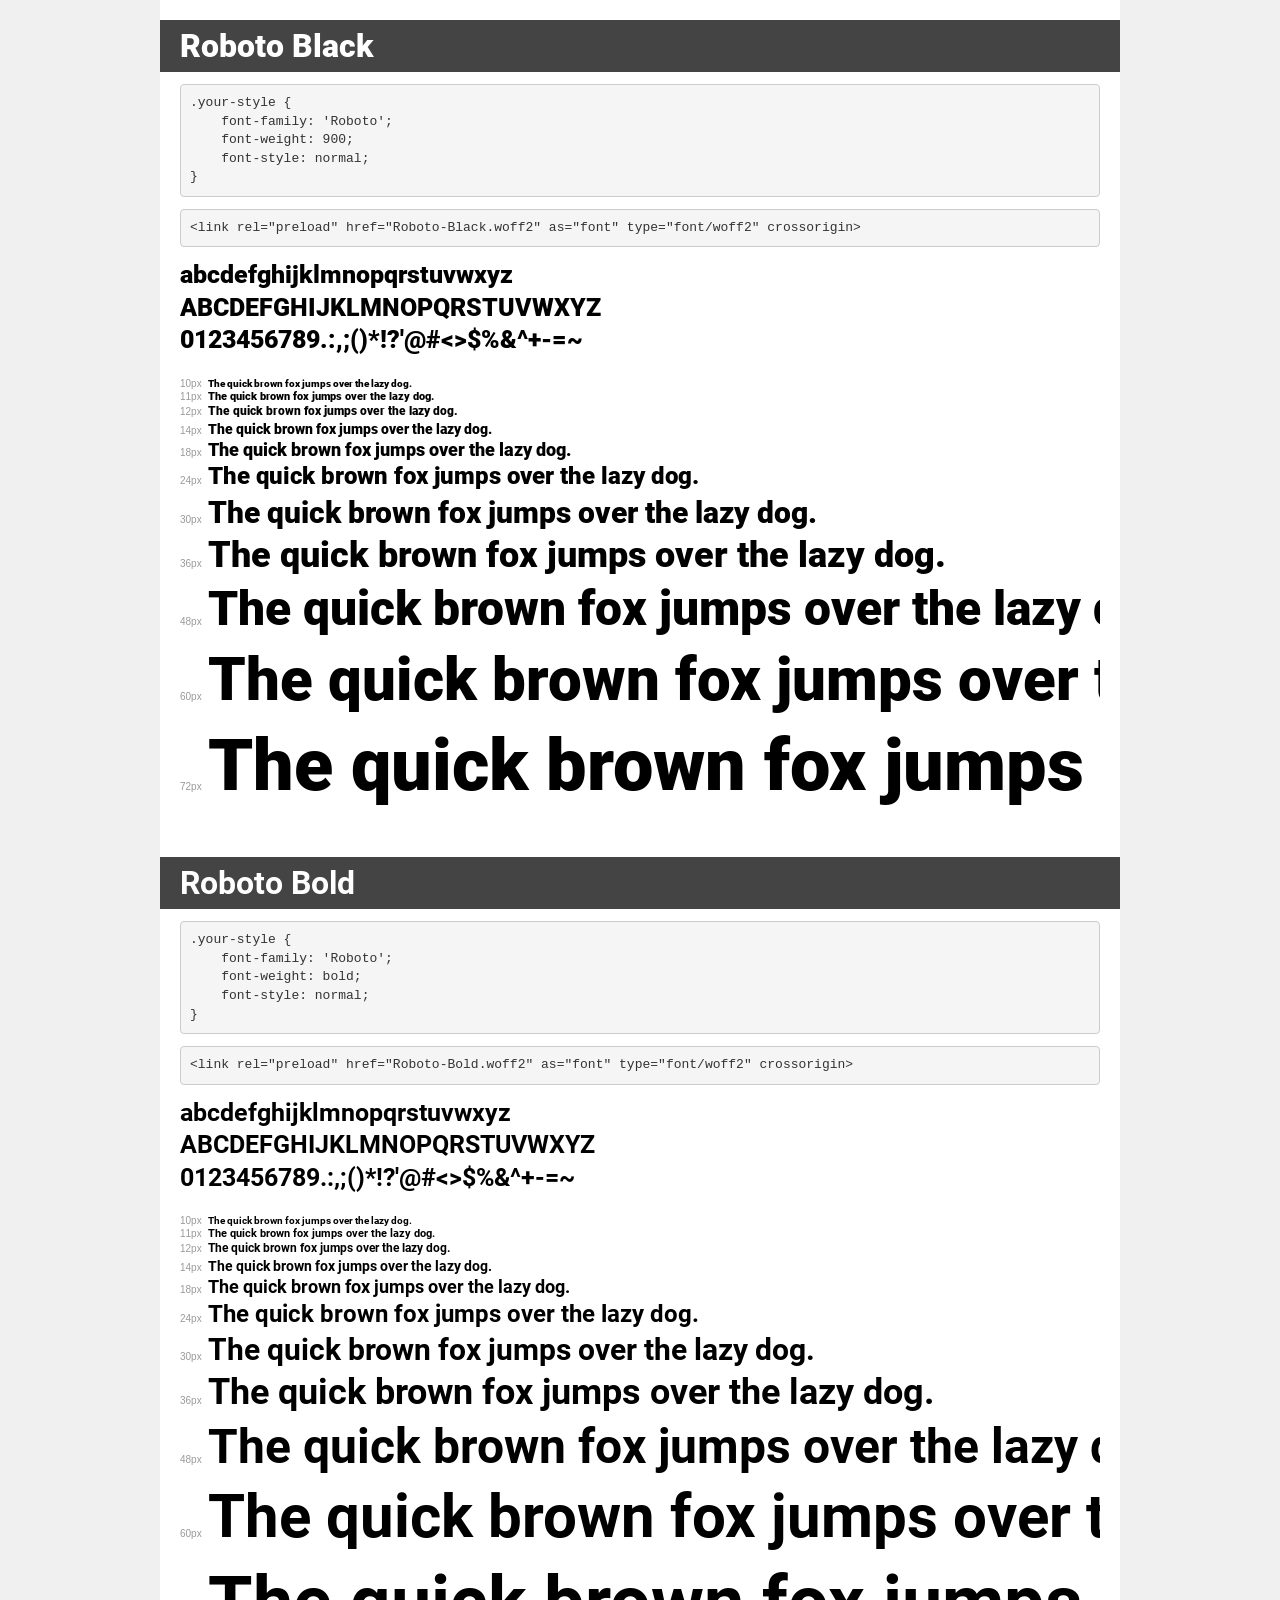
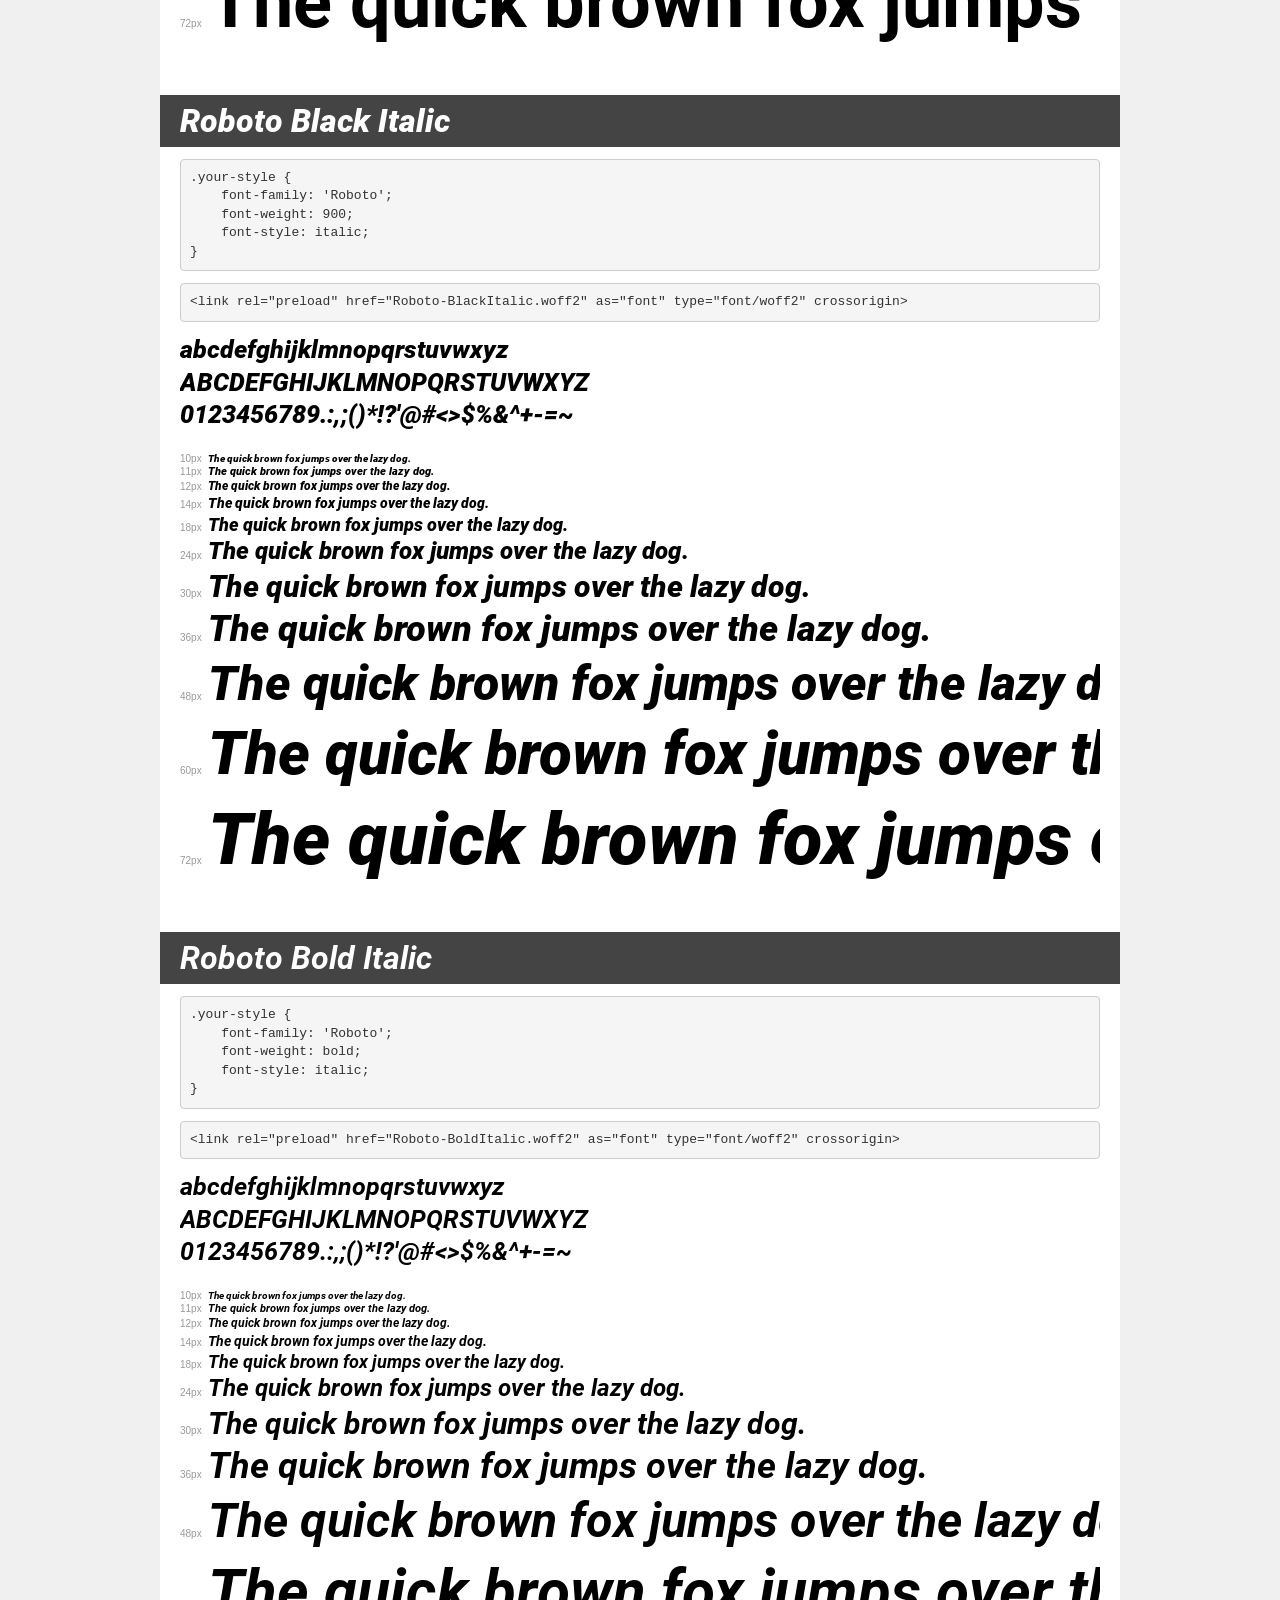
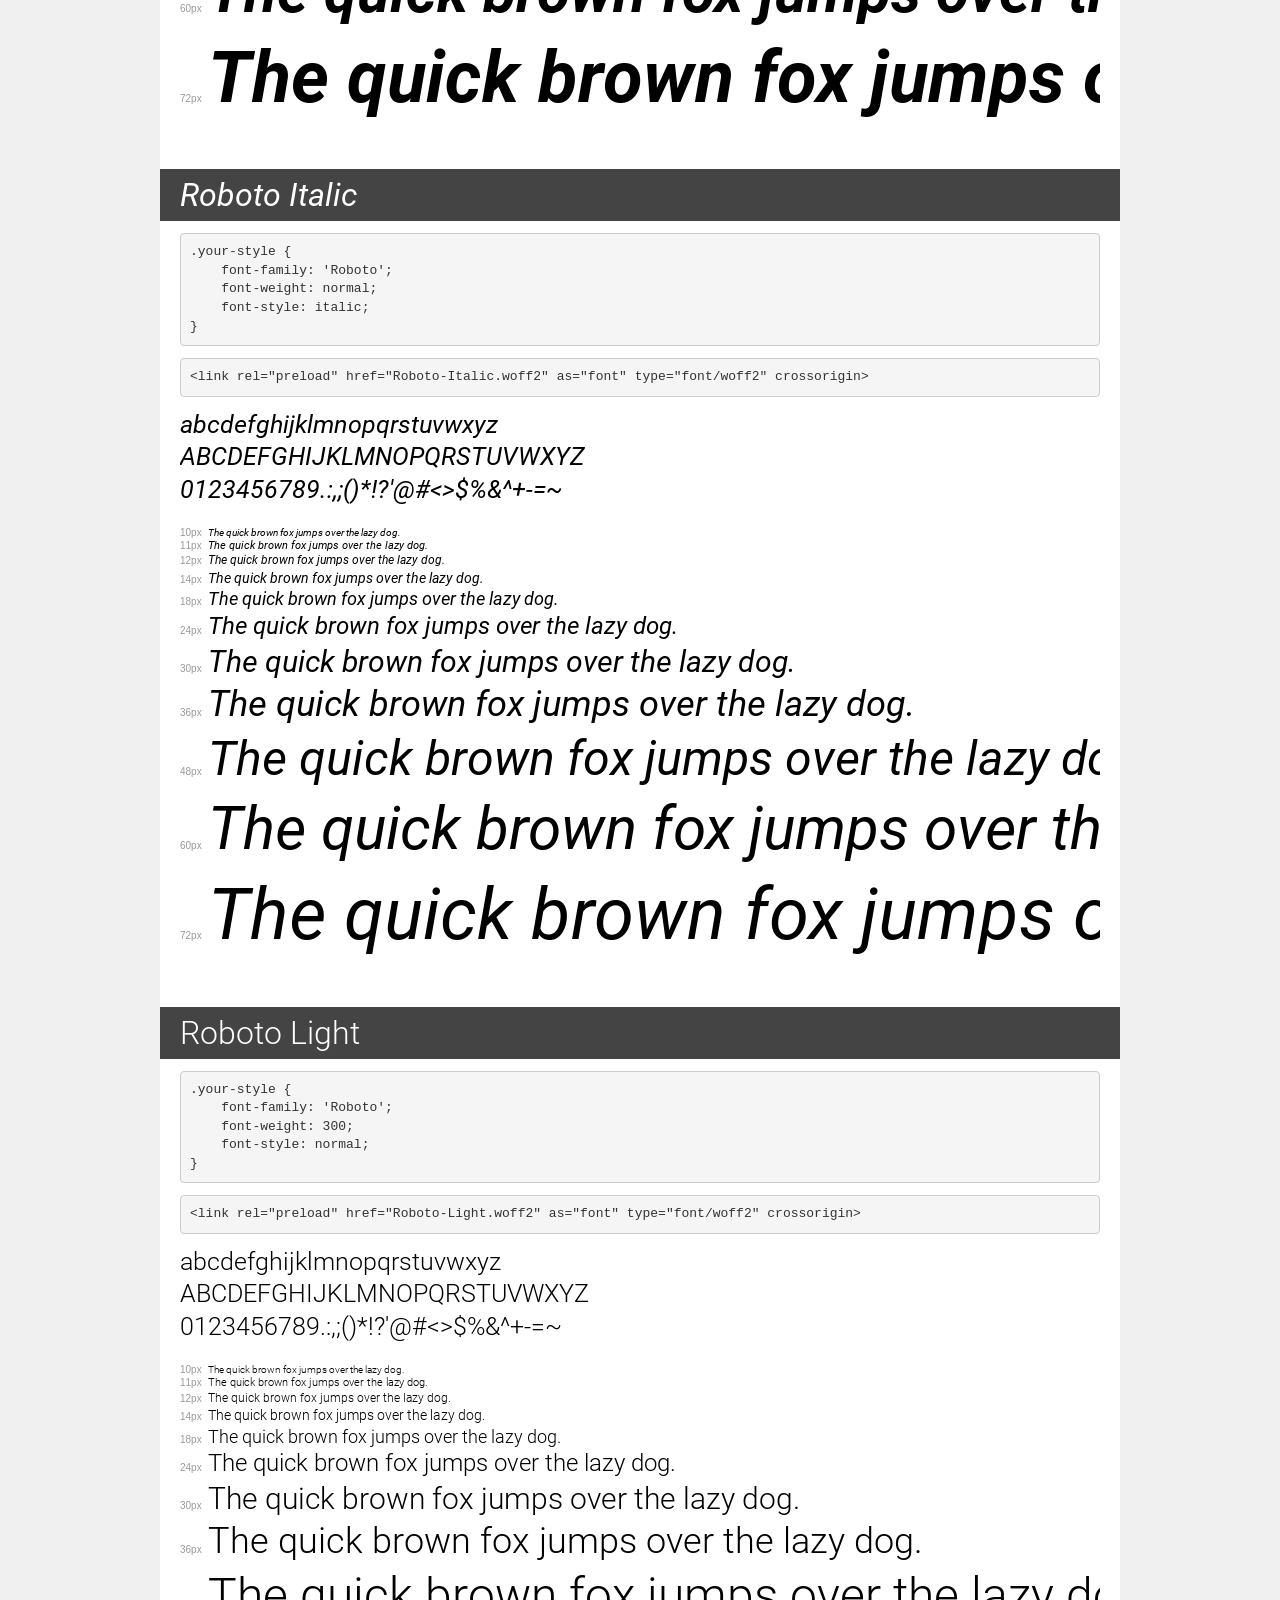
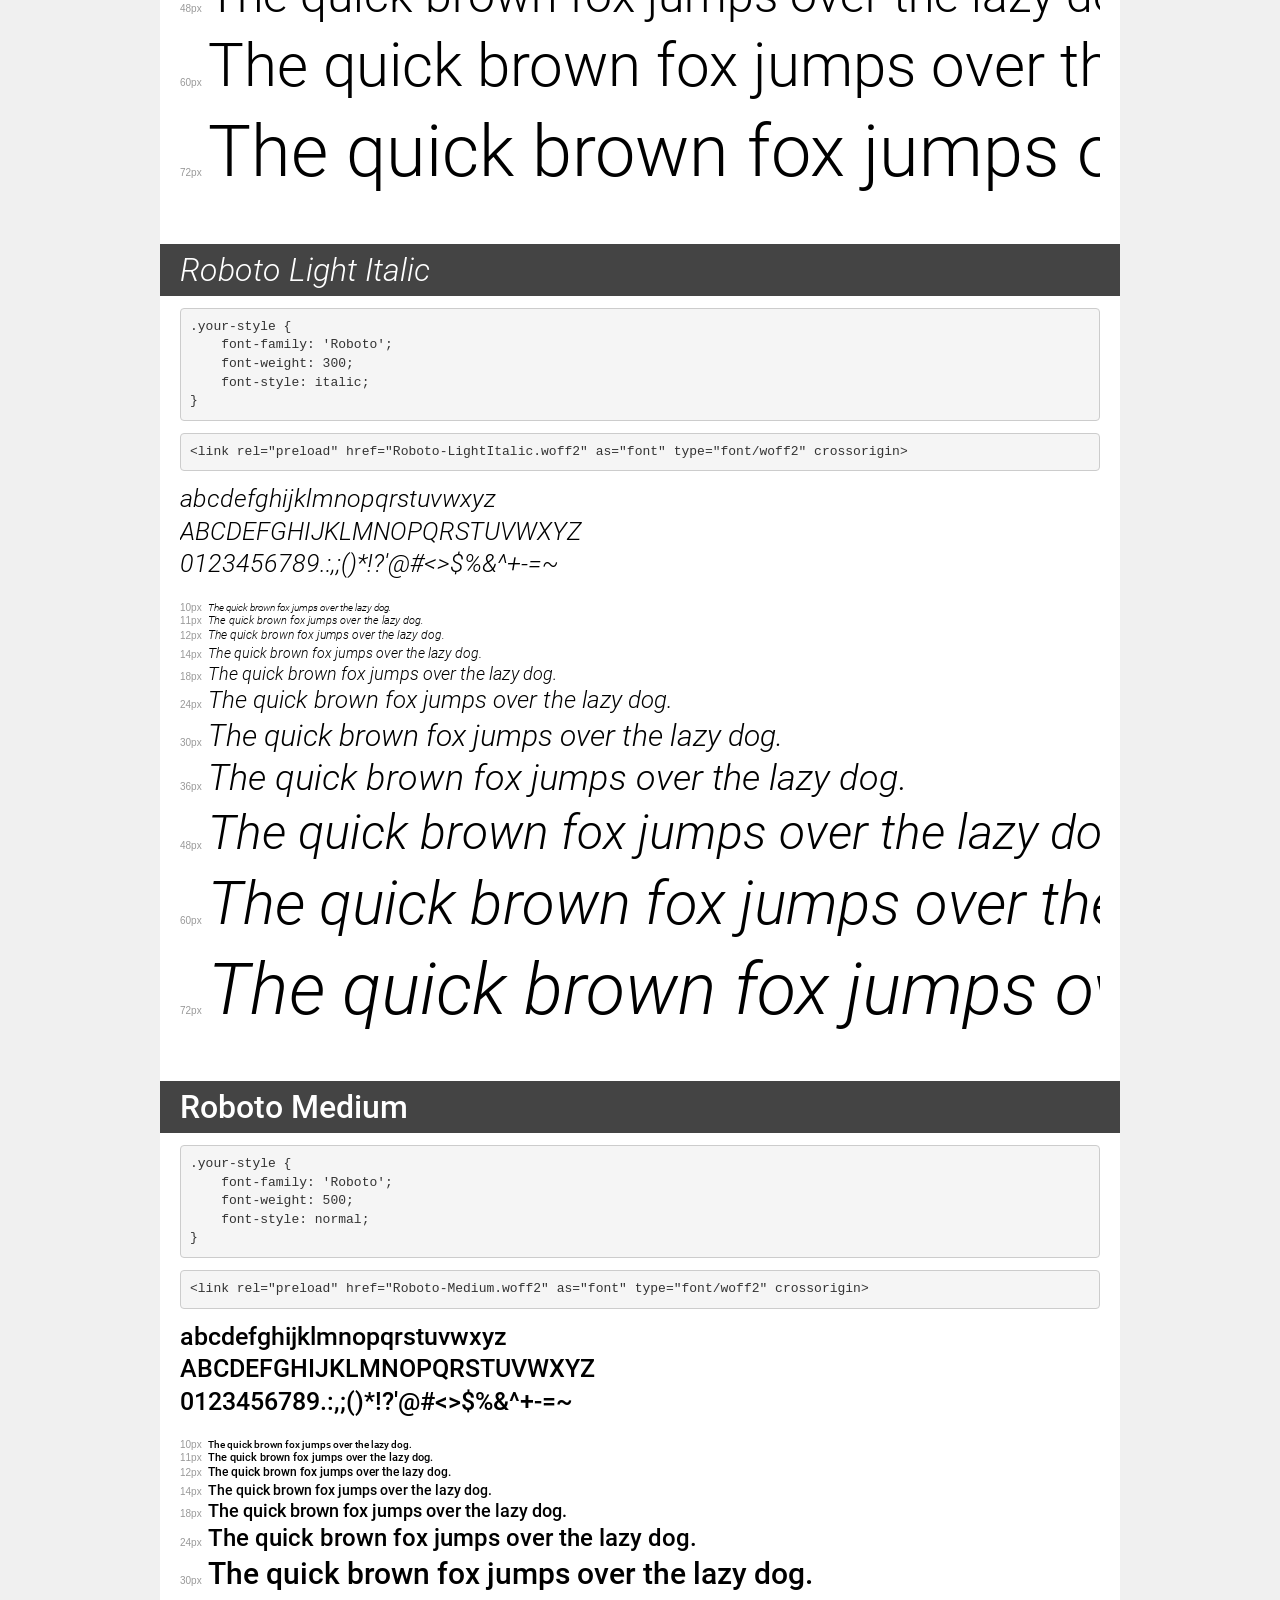
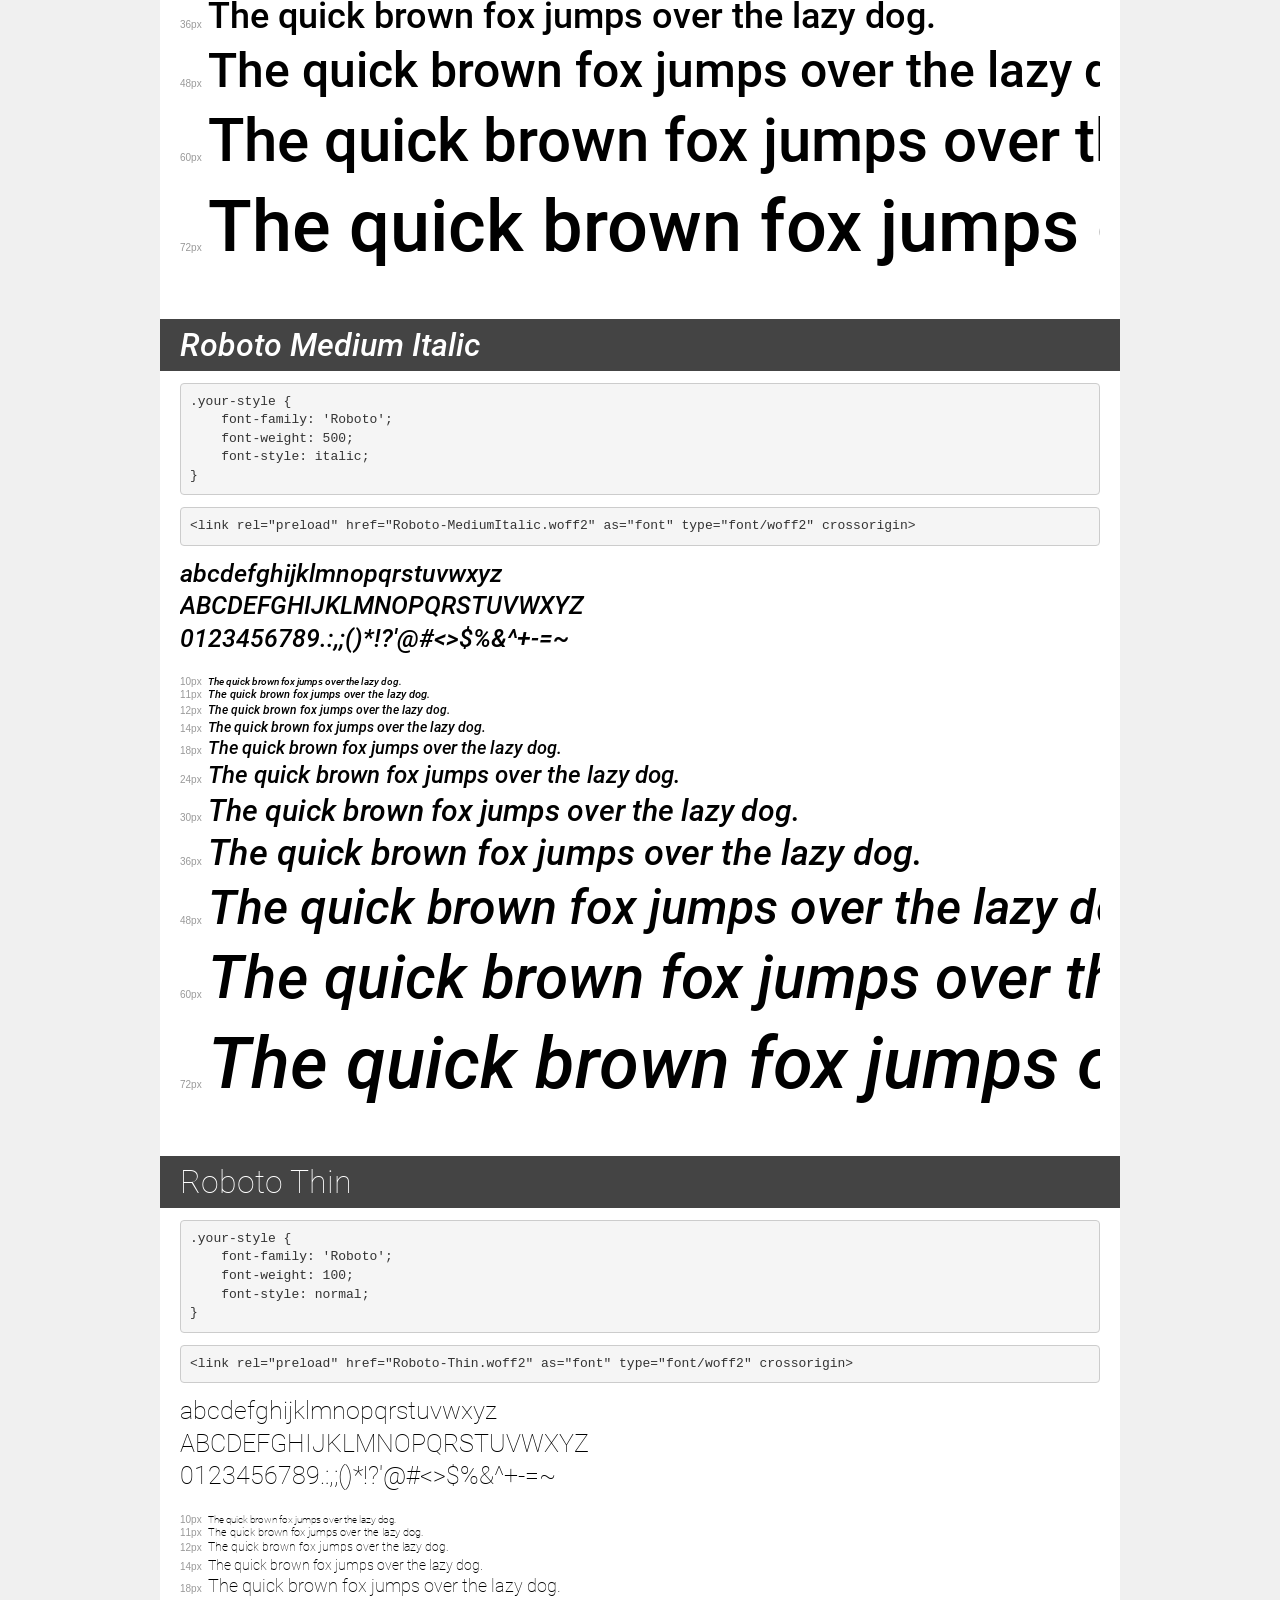
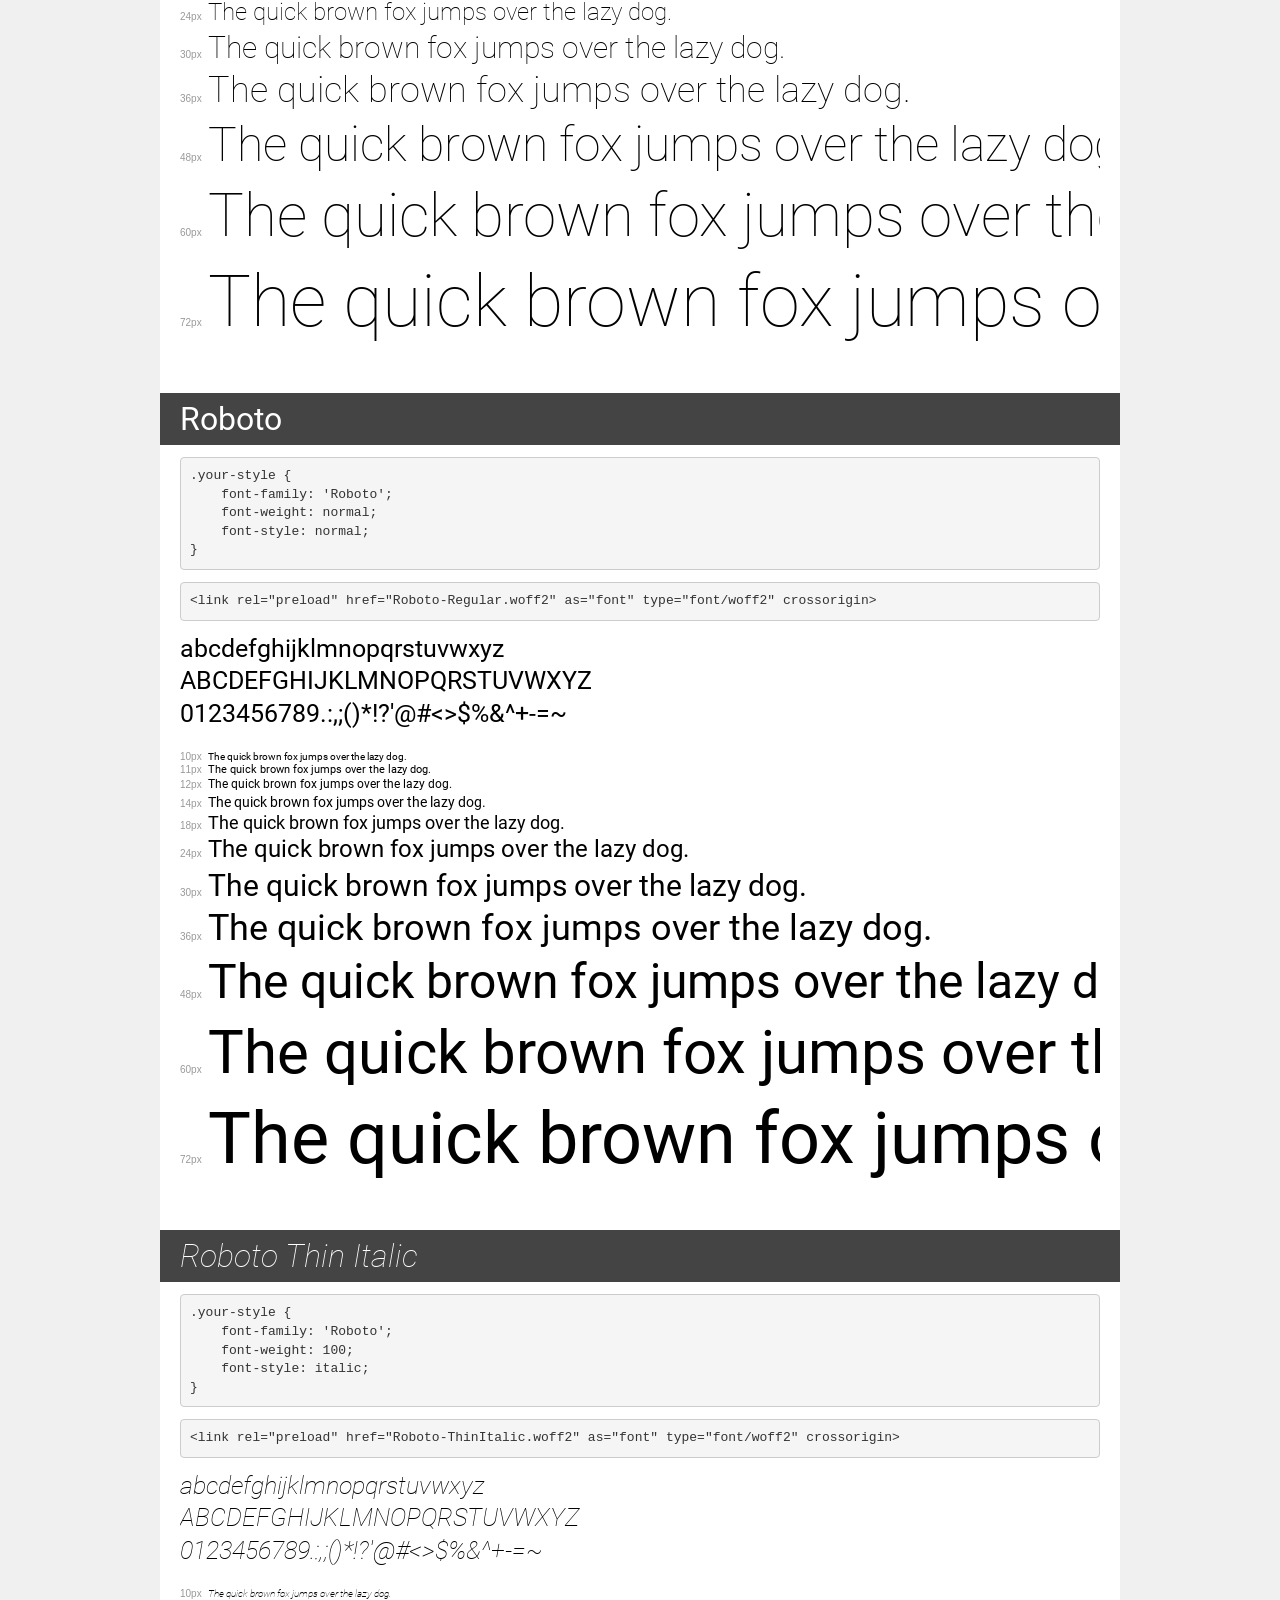
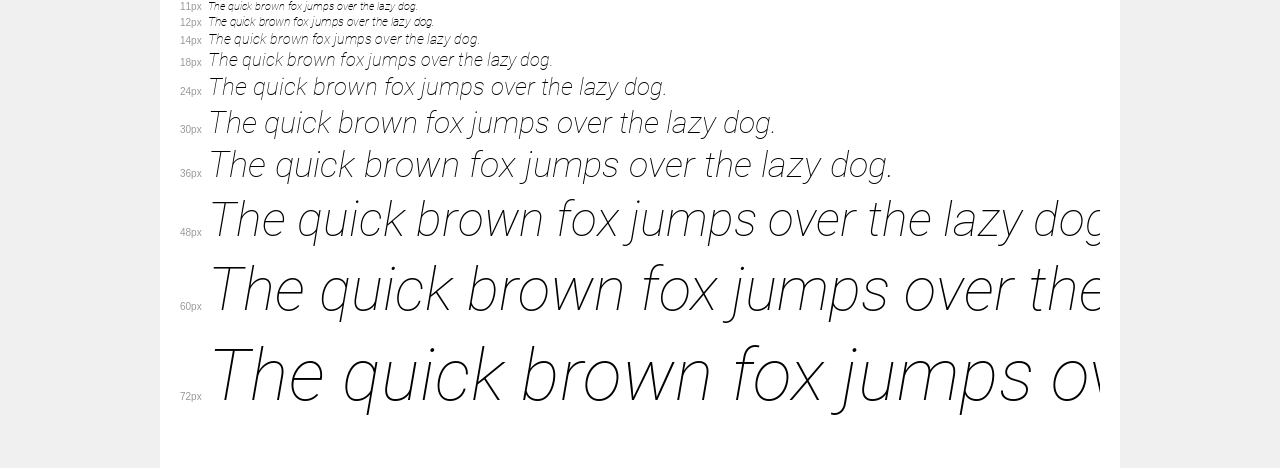
<file: assets/fonts/Roboto/demo.html>
<!DOCTYPE html>
<html lang="en">
<head>
    <meta charset="utf-8">
    <meta http-equiv="X-UA-Compatible" content="IE=edge">
    <meta name="viewport" content="width=device-width, initial-scale=1">
    <meta name="robots" content="noindex, noarchive">
    <meta name="format-detection" content="telephone=no">
    <title>Transfonter demo</title>
    <link href="stylesheet.css" rel="stylesheet">
    <style>
        /*
        http://meyerweb.com/eric/tools/css/reset/
        v2.0 | 20110126
        License: none (public domain)
        */
        html, body, div, span, applet, object, iframe,
        h1, h2, h3, h4, h5, h6, p, blockquote, pre,
        a, abbr, acronym, address, big, cite, code,
        del, dfn, em, img, ins, kbd, q, s, samp,
        small, strike, strong, sub, sup, tt, var,
        b, u, i, center,
        dl, dt, dd, ol, ul, li,
        fieldset, form, label, legend,
        table, caption, tbody, tfoot, thead, tr, th, td,
        article, aside, canvas, details, embed,
        figure, figcaption, footer, header, hgroup,
        menu, nav, output, ruby, section, summary,
        time, mark, audio, video {
            margin: 0;
            padding: 0;
            border: 0;
            font-size: 100%;
            font: inherit;
            vertical-align: baseline;
        }
        /* HTML5 display-role reset for older browsers */
        article, aside, details, figcaption, figure,
        footer, header, hgroup, menu, nav, section {
            display: block;
        }
        body {
            line-height: 1;
        }
        ol, ul {
            list-style: none;
        }
        blockquote, q {
            quotes: none;
        }
        blockquote:before, blockquote:after,
        q:before, q:after {
            content: '';
            content: none;
        }
        table {
            border-collapse: collapse;
            border-spacing: 0;
        }
        /* demo styles */
        body {
            background: #f0f0f0;
            color: #000;
        }
        .page {
            background: #fff;
            width: 920px;
            margin: 0 auto;
            padding: 20px 20px 0 20px;
            overflow: hidden;
        }
        .font-container {
            overflow-x: auto;
            overflow-y: hidden;
            margin-bottom: 40px;
            line-height: 1.3;
            white-space: nowrap;
            padding-bottom: 5px;
        }
        h1 {
            position: relative;
            background: #444;
            font-size: 32px;
            color: #fff;
            padding: 10px 20px;
            margin: 0 -20px 12px -20px;
        }
        .letters {
            font-size: 25px;
            margin-bottom: 20px;
        }
        .s10:before {
            content: '10px';
        }
        .s11:before {
            content: '11px';
        }
        .s12:before {
            content: '12px';
        }
        .s14:before {
            content: '14px';
        }
        .s18:before {
            content: '18px';
        }
        .s24:before {
            content: '24px';
        }
        .s30:before {
            content: '30px';
        }
        .s36:before {
            content: '36px';
        }
        .s48:before {
            content: '48px';
        }
        .s60:before {
            content: '60px';
        }
        .s72:before {
            content: '72px';
        }
        .s10:before, .s11:before, .s12:before, .s14:before,
        .s18:before, .s24:before, .s30:before, .s36:before,
        .s48:before, .s60:before, .s72:before {
            font-family: Arial, sans-serif;
            font-size: 10px;
            font-weight: normal;
            font-style: normal;
            color: #999;
            padding-right: 6px;
        }
        pre {
            display: block;
            padding: 9px;
            margin: 0 0 12px;
            font-family: Monaco, Menlo, Consolas, "Courier New", monospace;
            font-size: 13px;
            line-height: 1.428571429;
            color: #333;
            font-weight: normal;
            font-style: normal;
            background-color: #f5f5f5;
            border: 1px solid #ccc;
            overflow-x: auto;
            border-radius: 4px;
        }
        /* responsive */
        @media (max-width: 959px) {
            .page {
                width: auto;
                margin: 0;
            }
        }
    </style>
</head>
<body>
<div class="page">
    <div class="demo">
        <h1 style="font-family: 'Roboto'; font-weight: 900; font-style: normal;">Roboto Black</h1>
        <pre title="Usage">.your-style {
    font-family: 'Roboto';
    font-weight: 900;
    font-style: normal;
}</pre>
        <pre title="Preload (optional)">
&lt;link rel=&quot;preload&quot; href=&quot;Roboto-Black.woff2&quot; as=&quot;font&quot; type=&quot;font/woff2&quot; crossorigin&gt;</pre>
        <div class="font-container" style="font-family: 'Roboto'; font-weight: 900; font-style: normal;">
            <p class="letters">
                abcdefghijklmnopqrstuvwxyz<br>
ABCDEFGHIJKLMNOPQRSTUVWXYZ<br>
                0123456789.:,;()*!?'@#&lt;&gt;$%&^+-=~
            </p>
            <p class="s10" style="font-size: 10px;">The quick brown fox jumps over the lazy dog.</p>
            <p class="s11" style="font-size: 11px;">The quick brown fox jumps over the lazy dog.</p>
            <p class="s12" style="font-size: 12px;">The quick brown fox jumps over the lazy dog.</p>
            <p class="s14" style="font-size: 14px;">The quick brown fox jumps over the lazy dog.</p>
            <p class="s18" style="font-size: 18px;">The quick brown fox jumps over the lazy dog.</p>
            <p class="s24" style="font-size: 24px;">The quick brown fox jumps over the lazy dog.</p>
            <p class="s30" style="font-size: 30px;">The quick brown fox jumps over the lazy dog.</p>
            <p class="s36" style="font-size: 36px;">The quick brown fox jumps over the lazy dog.</p>
            <p class="s48" style="font-size: 48px;">The quick brown fox jumps over the lazy dog.</p>
            <p class="s60" style="font-size: 60px;">The quick brown fox jumps over the lazy dog.</p>
            <p class="s72" style="font-size: 72px;">The quick brown fox jumps over the lazy dog.</p>
        </div>
    </div>

    <div class="demo">
        <h1 style="font-family: 'Roboto'; font-weight: bold; font-style: normal;">Roboto Bold</h1>
        <pre title="Usage">.your-style {
    font-family: 'Roboto';
    font-weight: bold;
    font-style: normal;
}</pre>
        <pre title="Preload (optional)">
&lt;link rel=&quot;preload&quot; href=&quot;Roboto-Bold.woff2&quot; as=&quot;font&quot; type=&quot;font/woff2&quot; crossorigin&gt;</pre>
        <div class="font-container" style="font-family: 'Roboto'; font-weight: bold; font-style: normal;">
            <p class="letters">
                abcdefghijklmnopqrstuvwxyz<br>
ABCDEFGHIJKLMNOPQRSTUVWXYZ<br>
                0123456789.:,;()*!?'@#&lt;&gt;$%&^+-=~
            </p>
            <p class="s10" style="font-size: 10px;">The quick brown fox jumps over the lazy dog.</p>
            <p class="s11" style="font-size: 11px;">The quick brown fox jumps over the lazy dog.</p>
            <p class="s12" style="font-size: 12px;">The quick brown fox jumps over the lazy dog.</p>
            <p class="s14" style="font-size: 14px;">The quick brown fox jumps over the lazy dog.</p>
            <p class="s18" style="font-size: 18px;">The quick brown fox jumps over the lazy dog.</p>
            <p class="s24" style="font-size: 24px;">The quick brown fox jumps over the lazy dog.</p>
            <p class="s30" style="font-size: 30px;">The quick brown fox jumps over the lazy dog.</p>
            <p class="s36" style="font-size: 36px;">The quick brown fox jumps over the lazy dog.</p>
            <p class="s48" style="font-size: 48px;">The quick brown fox jumps over the lazy dog.</p>
            <p class="s60" style="font-size: 60px;">The quick brown fox jumps over the lazy dog.</p>
            <p class="s72" style="font-size: 72px;">The quick brown fox jumps over the lazy dog.</p>
        </div>
    </div>

    <div class="demo">
        <h1 style="font-family: 'Roboto'; font-weight: 900; font-style: italic;">Roboto Black Italic</h1>
        <pre title="Usage">.your-style {
    font-family: 'Roboto';
    font-weight: 900;
    font-style: italic;
}</pre>
        <pre title="Preload (optional)">
&lt;link rel=&quot;preload&quot; href=&quot;Roboto-BlackItalic.woff2&quot; as=&quot;font&quot; type=&quot;font/woff2&quot; crossorigin&gt;</pre>
        <div class="font-container" style="font-family: 'Roboto'; font-weight: 900; font-style: italic;">
            <p class="letters">
                abcdefghijklmnopqrstuvwxyz<br>
ABCDEFGHIJKLMNOPQRSTUVWXYZ<br>
                0123456789.:,;()*!?'@#&lt;&gt;$%&^+-=~
            </p>
            <p class="s10" style="font-size: 10px;">The quick brown fox jumps over the lazy dog.</p>
            <p class="s11" style="font-size: 11px;">The quick brown fox jumps over the lazy dog.</p>
            <p class="s12" style="font-size: 12px;">The quick brown fox jumps over the lazy dog.</p>
            <p class="s14" style="font-size: 14px;">The quick brown fox jumps over the lazy dog.</p>
            <p class="s18" style="font-size: 18px;">The quick brown fox jumps over the lazy dog.</p>
            <p class="s24" style="font-size: 24px;">The quick brown fox jumps over the lazy dog.</p>
            <p class="s30" style="font-size: 30px;">The quick brown fox jumps over the lazy dog.</p>
            <p class="s36" style="font-size: 36px;">The quick brown fox jumps over the lazy dog.</p>
            <p class="s48" style="font-size: 48px;">The quick brown fox jumps over the lazy dog.</p>
            <p class="s60" style="font-size: 60px;">The quick brown fox jumps over the lazy dog.</p>
            <p class="s72" style="font-size: 72px;">The quick brown fox jumps over the lazy dog.</p>
        </div>
    </div>

    <div class="demo">
        <h1 style="font-family: 'Roboto'; font-weight: bold; font-style: italic;">Roboto Bold Italic</h1>
        <pre title="Usage">.your-style {
    font-family: 'Roboto';
    font-weight: bold;
    font-style: italic;
}</pre>
        <pre title="Preload (optional)">
&lt;link rel=&quot;preload&quot; href=&quot;Roboto-BoldItalic.woff2&quot; as=&quot;font&quot; type=&quot;font/woff2&quot; crossorigin&gt;</pre>
        <div class="font-container" style="font-family: 'Roboto'; font-weight: bold; font-style: italic;">
            <p class="letters">
                abcdefghijklmnopqrstuvwxyz<br>
ABCDEFGHIJKLMNOPQRSTUVWXYZ<br>
                0123456789.:,;()*!?'@#&lt;&gt;$%&^+-=~
            </p>
            <p class="s10" style="font-size: 10px;">The quick brown fox jumps over the lazy dog.</p>
            <p class="s11" style="font-size: 11px;">The quick brown fox jumps over the lazy dog.</p>
            <p class="s12" style="font-size: 12px;">The quick brown fox jumps over the lazy dog.</p>
            <p class="s14" style="font-size: 14px;">The quick brown fox jumps over the lazy dog.</p>
            <p class="s18" style="font-size: 18px;">The quick brown fox jumps over the lazy dog.</p>
            <p class="s24" style="font-size: 24px;">The quick brown fox jumps over the lazy dog.</p>
            <p class="s30" style="font-size: 30px;">The quick brown fox jumps over the lazy dog.</p>
            <p class="s36" style="font-size: 36px;">The quick brown fox jumps over the lazy dog.</p>
            <p class="s48" style="font-size: 48px;">The quick brown fox jumps over the lazy dog.</p>
            <p class="s60" style="font-size: 60px;">The quick brown fox jumps over the lazy dog.</p>
            <p class="s72" style="font-size: 72px;">The quick brown fox jumps over the lazy dog.</p>
        </div>
    </div>

    <div class="demo">
        <h1 style="font-family: 'Roboto'; font-weight: normal; font-style: italic;">Roboto Italic</h1>
        <pre title="Usage">.your-style {
    font-family: 'Roboto';
    font-weight: normal;
    font-style: italic;
}</pre>
        <pre title="Preload (optional)">
&lt;link rel=&quot;preload&quot; href=&quot;Roboto-Italic.woff2&quot; as=&quot;font&quot; type=&quot;font/woff2&quot; crossorigin&gt;</pre>
        <div class="font-container" style="font-family: 'Roboto'; font-weight: normal; font-style: italic;">
            <p class="letters">
                abcdefghijklmnopqrstuvwxyz<br>
ABCDEFGHIJKLMNOPQRSTUVWXYZ<br>
                0123456789.:,;()*!?'@#&lt;&gt;$%&^+-=~
            </p>
            <p class="s10" style="font-size: 10px;">The quick brown fox jumps over the lazy dog.</p>
            <p class="s11" style="font-size: 11px;">The quick brown fox jumps over the lazy dog.</p>
            <p class="s12" style="font-size: 12px;">The quick brown fox jumps over the lazy dog.</p>
            <p class="s14" style="font-size: 14px;">The quick brown fox jumps over the lazy dog.</p>
            <p class="s18" style="font-size: 18px;">The quick brown fox jumps over the lazy dog.</p>
            <p class="s24" style="font-size: 24px;">The quick brown fox jumps over the lazy dog.</p>
            <p class="s30" style="font-size: 30px;">The quick brown fox jumps over the lazy dog.</p>
            <p class="s36" style="font-size: 36px;">The quick brown fox jumps over the lazy dog.</p>
            <p class="s48" style="font-size: 48px;">The quick brown fox jumps over the lazy dog.</p>
            <p class="s60" style="font-size: 60px;">The quick brown fox jumps over the lazy dog.</p>
            <p class="s72" style="font-size: 72px;">The quick brown fox jumps over the lazy dog.</p>
        </div>
    </div>

    <div class="demo">
        <h1 style="font-family: 'Roboto'; font-weight: 300; font-style: normal;">Roboto Light</h1>
        <pre title="Usage">.your-style {
    font-family: 'Roboto';
    font-weight: 300;
    font-style: normal;
}</pre>
        <pre title="Preload (optional)">
&lt;link rel=&quot;preload&quot; href=&quot;Roboto-Light.woff2&quot; as=&quot;font&quot; type=&quot;font/woff2&quot; crossorigin&gt;</pre>
        <div class="font-container" style="font-family: 'Roboto'; font-weight: 300; font-style: normal;">
            <p class="letters">
                abcdefghijklmnopqrstuvwxyz<br>
ABCDEFGHIJKLMNOPQRSTUVWXYZ<br>
                0123456789.:,;()*!?'@#&lt;&gt;$%&^+-=~
            </p>
            <p class="s10" style="font-size: 10px;">The quick brown fox jumps over the lazy dog.</p>
            <p class="s11" style="font-size: 11px;">The quick brown fox jumps over the lazy dog.</p>
            <p class="s12" style="font-size: 12px;">The quick brown fox jumps over the lazy dog.</p>
            <p class="s14" style="font-size: 14px;">The quick brown fox jumps over the lazy dog.</p>
            <p class="s18" style="font-size: 18px;">The quick brown fox jumps over the lazy dog.</p>
            <p class="s24" style="font-size: 24px;">The quick brown fox jumps over the lazy dog.</p>
            <p class="s30" style="font-size: 30px;">The quick brown fox jumps over the lazy dog.</p>
            <p class="s36" style="font-size: 36px;">The quick brown fox jumps over the lazy dog.</p>
            <p class="s48" style="font-size: 48px;">The quick brown fox jumps over the lazy dog.</p>
            <p class="s60" style="font-size: 60px;">The quick brown fox jumps over the lazy dog.</p>
            <p class="s72" style="font-size: 72px;">The quick brown fox jumps over the lazy dog.</p>
        </div>
    </div>

    <div class="demo">
        <h1 style="font-family: 'Roboto'; font-weight: 300; font-style: italic;">Roboto Light Italic</h1>
        <pre title="Usage">.your-style {
    font-family: 'Roboto';
    font-weight: 300;
    font-style: italic;
}</pre>
        <pre title="Preload (optional)">
&lt;link rel=&quot;preload&quot; href=&quot;Roboto-LightItalic.woff2&quot; as=&quot;font&quot; type=&quot;font/woff2&quot; crossorigin&gt;</pre>
        <div class="font-container" style="font-family: 'Roboto'; font-weight: 300; font-style: italic;">
            <p class="letters">
                abcdefghijklmnopqrstuvwxyz<br>
ABCDEFGHIJKLMNOPQRSTUVWXYZ<br>
                0123456789.:,;()*!?'@#&lt;&gt;$%&^+-=~
            </p>
            <p class="s10" style="font-size: 10px;">The quick brown fox jumps over the lazy dog.</p>
            <p class="s11" style="font-size: 11px;">The quick brown fox jumps over the lazy dog.</p>
            <p class="s12" style="font-size: 12px;">The quick brown fox jumps over the lazy dog.</p>
            <p class="s14" style="font-size: 14px;">The quick brown fox jumps over the lazy dog.</p>
            <p class="s18" style="font-size: 18px;">The quick brown fox jumps over the lazy dog.</p>
            <p class="s24" style="font-size: 24px;">The quick brown fox jumps over the lazy dog.</p>
            <p class="s30" style="font-size: 30px;">The quick brown fox jumps over the lazy dog.</p>
            <p class="s36" style="font-size: 36px;">The quick brown fox jumps over the lazy dog.</p>
            <p class="s48" style="font-size: 48px;">The quick brown fox jumps over the lazy dog.</p>
            <p class="s60" style="font-size: 60px;">The quick brown fox jumps over the lazy dog.</p>
            <p class="s72" style="font-size: 72px;">The quick brown fox jumps over the lazy dog.</p>
        </div>
    </div>

    <div class="demo">
        <h1 style="font-family: 'Roboto'; font-weight: 500; font-style: normal;">Roboto Medium</h1>
        <pre title="Usage">.your-style {
    font-family: 'Roboto';
    font-weight: 500;
    font-style: normal;
}</pre>
        <pre title="Preload (optional)">
&lt;link rel=&quot;preload&quot; href=&quot;Roboto-Medium.woff2&quot; as=&quot;font&quot; type=&quot;font/woff2&quot; crossorigin&gt;</pre>
        <div class="font-container" style="font-family: 'Roboto'; font-weight: 500; font-style: normal;">
            <p class="letters">
                abcdefghijklmnopqrstuvwxyz<br>
ABCDEFGHIJKLMNOPQRSTUVWXYZ<br>
                0123456789.:,;()*!?'@#&lt;&gt;$%&^+-=~
            </p>
            <p class="s10" style="font-size: 10px;">The quick brown fox jumps over the lazy dog.</p>
            <p class="s11" style="font-size: 11px;">The quick brown fox jumps over the lazy dog.</p>
            <p class="s12" style="font-size: 12px;">The quick brown fox jumps over the lazy dog.</p>
            <p class="s14" style="font-size: 14px;">The quick brown fox jumps over the lazy dog.</p>
            <p class="s18" style="font-size: 18px;">The quick brown fox jumps over the lazy dog.</p>
            <p class="s24" style="font-size: 24px;">The quick brown fox jumps over the lazy dog.</p>
            <p class="s30" style="font-size: 30px;">The quick brown fox jumps over the lazy dog.</p>
            <p class="s36" style="font-size: 36px;">The quick brown fox jumps over the lazy dog.</p>
            <p class="s48" style="font-size: 48px;">The quick brown fox jumps over the lazy dog.</p>
            <p class="s60" style="font-size: 60px;">The quick brown fox jumps over the lazy dog.</p>
            <p class="s72" style="font-size: 72px;">The quick brown fox jumps over the lazy dog.</p>
        </div>
    </div>

    <div class="demo">
        <h1 style="font-family: 'Roboto'; font-weight: 500; font-style: italic;">Roboto Medium Italic</h1>
        <pre title="Usage">.your-style {
    font-family: 'Roboto';
    font-weight: 500;
    font-style: italic;
}</pre>
        <pre title="Preload (optional)">
&lt;link rel=&quot;preload&quot; href=&quot;Roboto-MediumItalic.woff2&quot; as=&quot;font&quot; type=&quot;font/woff2&quot; crossorigin&gt;</pre>
        <div class="font-container" style="font-family: 'Roboto'; font-weight: 500; font-style: italic;">
            <p class="letters">
                abcdefghijklmnopqrstuvwxyz<br>
ABCDEFGHIJKLMNOPQRSTUVWXYZ<br>
                0123456789.:,;()*!?'@#&lt;&gt;$%&^+-=~
            </p>
            <p class="s10" style="font-size: 10px;">The quick brown fox jumps over the lazy dog.</p>
            <p class="s11" style="font-size: 11px;">The quick brown fox jumps over the lazy dog.</p>
            <p class="s12" style="font-size: 12px;">The quick brown fox jumps over the lazy dog.</p>
            <p class="s14" style="font-size: 14px;">The quick brown fox jumps over the lazy dog.</p>
            <p class="s18" style="font-size: 18px;">The quick brown fox jumps over the lazy dog.</p>
            <p class="s24" style="font-size: 24px;">The quick brown fox jumps over the lazy dog.</p>
            <p class="s30" style="font-size: 30px;">The quick brown fox jumps over the lazy dog.</p>
            <p class="s36" style="font-size: 36px;">The quick brown fox jumps over the lazy dog.</p>
            <p class="s48" style="font-size: 48px;">The quick brown fox jumps over the lazy dog.</p>
            <p class="s60" style="font-size: 60px;">The quick brown fox jumps over the lazy dog.</p>
            <p class="s72" style="font-size: 72px;">The quick brown fox jumps over the lazy dog.</p>
        </div>
    </div>

    <div class="demo">
        <h1 style="font-family: 'Roboto'; font-weight: 100; font-style: normal;">Roboto Thin</h1>
        <pre title="Usage">.your-style {
    font-family: 'Roboto';
    font-weight: 100;
    font-style: normal;
}</pre>
        <pre title="Preload (optional)">
&lt;link rel=&quot;preload&quot; href=&quot;Roboto-Thin.woff2&quot; as=&quot;font&quot; type=&quot;font/woff2&quot; crossorigin&gt;</pre>
        <div class="font-container" style="font-family: 'Roboto'; font-weight: 100; font-style: normal;">
            <p class="letters">
                abcdefghijklmnopqrstuvwxyz<br>
ABCDEFGHIJKLMNOPQRSTUVWXYZ<br>
                0123456789.:,;()*!?'@#&lt;&gt;$%&^+-=~
            </p>
            <p class="s10" style="font-size: 10px;">The quick brown fox jumps over the lazy dog.</p>
            <p class="s11" style="font-size: 11px;">The quick brown fox jumps over the lazy dog.</p>
            <p class="s12" style="font-size: 12px;">The quick brown fox jumps over the lazy dog.</p>
            <p class="s14" style="font-size: 14px;">The quick brown fox jumps over the lazy dog.</p>
            <p class="s18" style="font-size: 18px;">The quick brown fox jumps over the lazy dog.</p>
            <p class="s24" style="font-size: 24px;">The quick brown fox jumps over the lazy dog.</p>
            <p class="s30" style="font-size: 30px;">The quick brown fox jumps over the lazy dog.</p>
            <p class="s36" style="font-size: 36px;">The quick brown fox jumps over the lazy dog.</p>
            <p class="s48" style="font-size: 48px;">The quick brown fox jumps over the lazy dog.</p>
            <p class="s60" style="font-size: 60px;">The quick brown fox jumps over the lazy dog.</p>
            <p class="s72" style="font-size: 72px;">The quick brown fox jumps over the lazy dog.</p>
        </div>
    </div>

    <div class="demo">
        <h1 style="font-family: 'Roboto'; font-weight: normal; font-style: normal;">Roboto</h1>
        <pre title="Usage">.your-style {
    font-family: 'Roboto';
    font-weight: normal;
    font-style: normal;
}</pre>
        <pre title="Preload (optional)">
&lt;link rel=&quot;preload&quot; href=&quot;Roboto-Regular.woff2&quot; as=&quot;font&quot; type=&quot;font/woff2&quot; crossorigin&gt;</pre>
        <div class="font-container" style="font-family: 'Roboto'; font-weight: normal; font-style: normal;">
            <p class="letters">
                abcdefghijklmnopqrstuvwxyz<br>
ABCDEFGHIJKLMNOPQRSTUVWXYZ<br>
                0123456789.:,;()*!?'@#&lt;&gt;$%&^+-=~
            </p>
            <p class="s10" style="font-size: 10px;">The quick brown fox jumps over the lazy dog.</p>
            <p class="s11" style="font-size: 11px;">The quick brown fox jumps over the lazy dog.</p>
            <p class="s12" style="font-size: 12px;">The quick brown fox jumps over the lazy dog.</p>
            <p class="s14" style="font-size: 14px;">The quick brown fox jumps over the lazy dog.</p>
            <p class="s18" style="font-size: 18px;">The quick brown fox jumps over the lazy dog.</p>
            <p class="s24" style="font-size: 24px;">The quick brown fox jumps over the lazy dog.</p>
            <p class="s30" style="font-size: 30px;">The quick brown fox jumps over the lazy dog.</p>
            <p class="s36" style="font-size: 36px;">The quick brown fox jumps over the lazy dog.</p>
            <p class="s48" style="font-size: 48px;">The quick brown fox jumps over the lazy dog.</p>
            <p class="s60" style="font-size: 60px;">The quick brown fox jumps over the lazy dog.</p>
            <p class="s72" style="font-size: 72px;">The quick brown fox jumps over the lazy dog.</p>
        </div>
    </div>

    <div class="demo">
        <h1 style="font-family: 'Roboto'; font-weight: 100; font-style: italic;">Roboto Thin Italic</h1>
        <pre title="Usage">.your-style {
    font-family: 'Roboto';
    font-weight: 100;
    font-style: italic;
}</pre>
        <pre title="Preload (optional)">
&lt;link rel=&quot;preload&quot; href=&quot;Roboto-ThinItalic.woff2&quot; as=&quot;font&quot; type=&quot;font/woff2&quot; crossorigin&gt;</pre>
        <div class="font-container" style="font-family: 'Roboto'; font-weight: 100; font-style: italic;">
            <p class="letters">
                abcdefghijklmnopqrstuvwxyz<br>
ABCDEFGHIJKLMNOPQRSTUVWXYZ<br>
                0123456789.:,;()*!?'@#&lt;&gt;$%&^+-=~
            </p>
            <p class="s10" style="font-size: 10px;">The quick brown fox jumps over the lazy dog.</p>
            <p class="s11" style="font-size: 11px;">The quick brown fox jumps over the lazy dog.</p>
            <p class="s12" style="font-size: 12px;">The quick brown fox jumps over the lazy dog.</p>
            <p class="s14" style="font-size: 14px;">The quick brown fox jumps over the lazy dog.</p>
            <p class="s18" style="font-size: 18px;">The quick brown fox jumps over the lazy dog.</p>
            <p class="s24" style="font-size: 24px;">The quick brown fox jumps over the lazy dog.</p>
            <p class="s30" style="font-size: 30px;">The quick brown fox jumps over the lazy dog.</p>
            <p class="s36" style="font-size: 36px;">The quick brown fox jumps over the lazy dog.</p>
            <p class="s48" style="font-size: 48px;">The quick brown fox jumps over the lazy dog.</p>
            <p class="s60" style="font-size: 60px;">The quick brown fox jumps over the lazy dog.</p>
            <p class="s72" style="font-size: 72px;">The quick brown fox jumps over the lazy dog.</p>
        </div>
    </div>

</div>
</body>
</html>
</file>
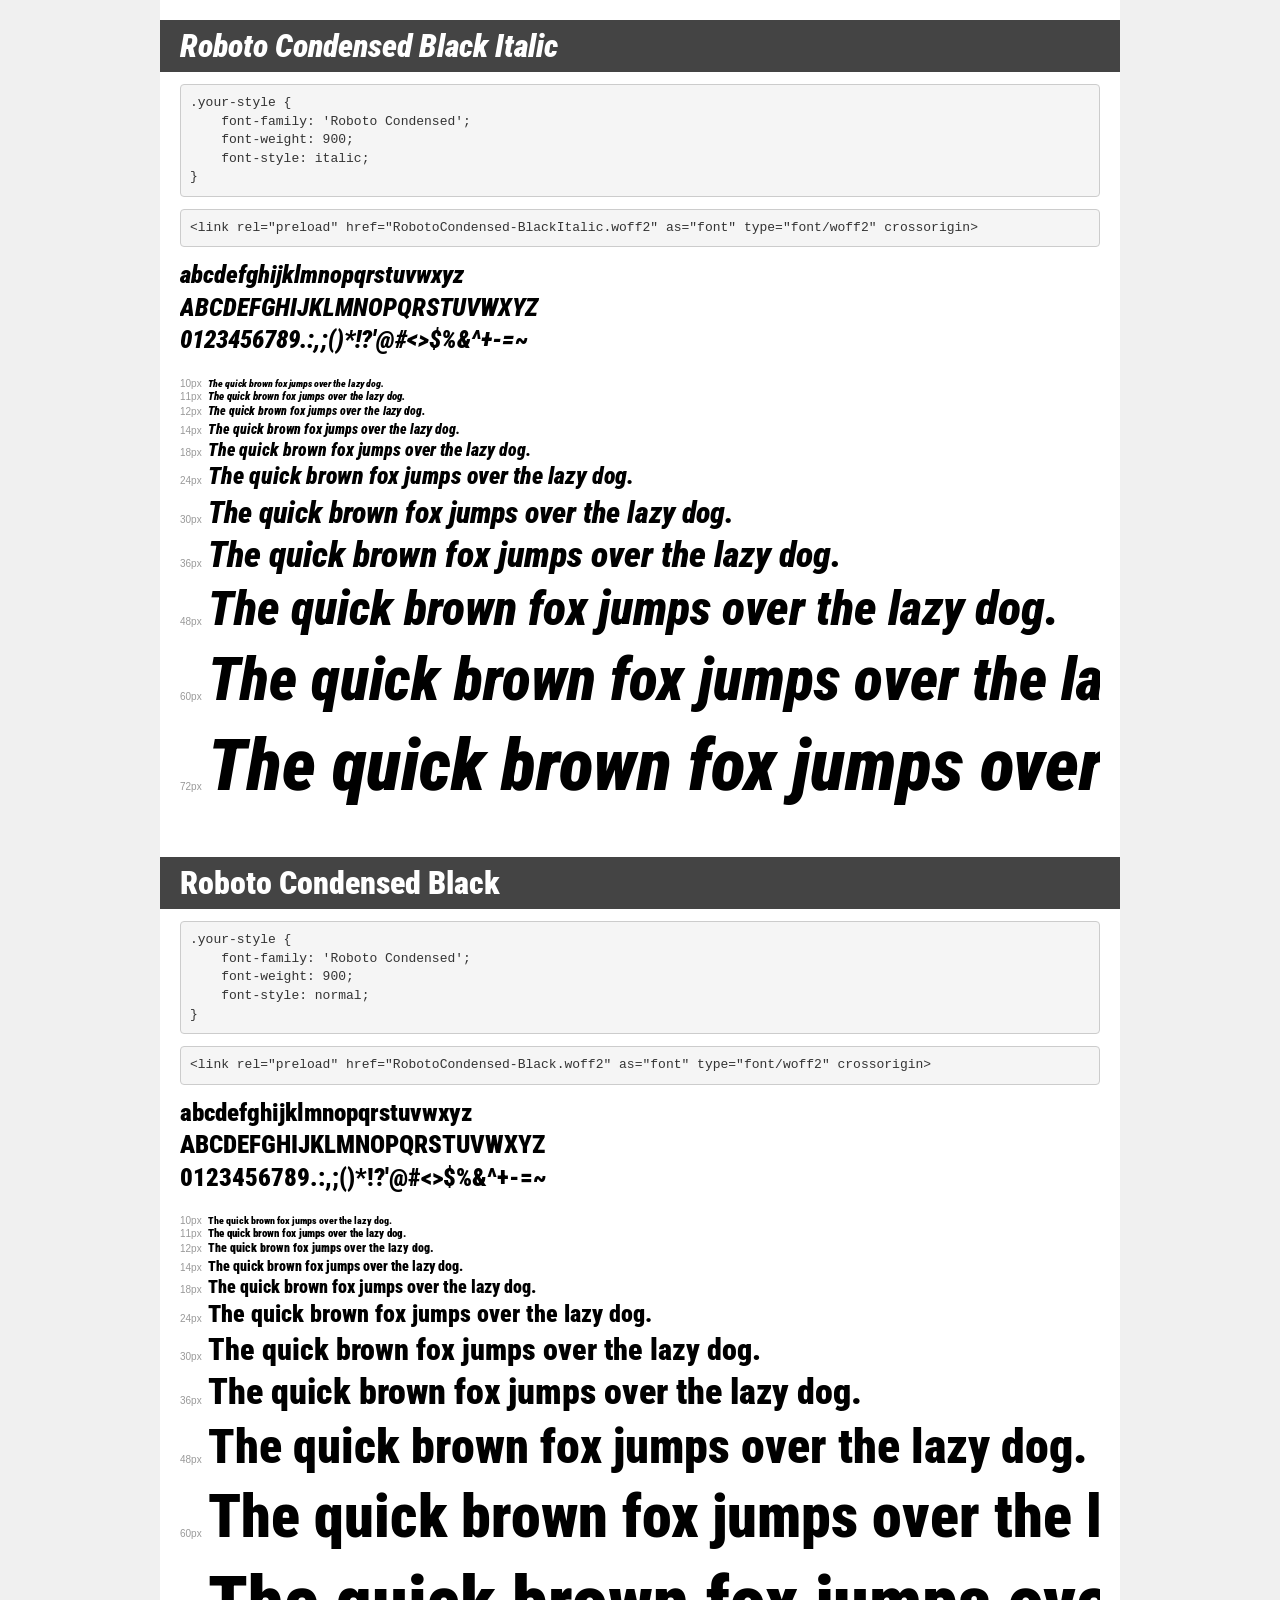
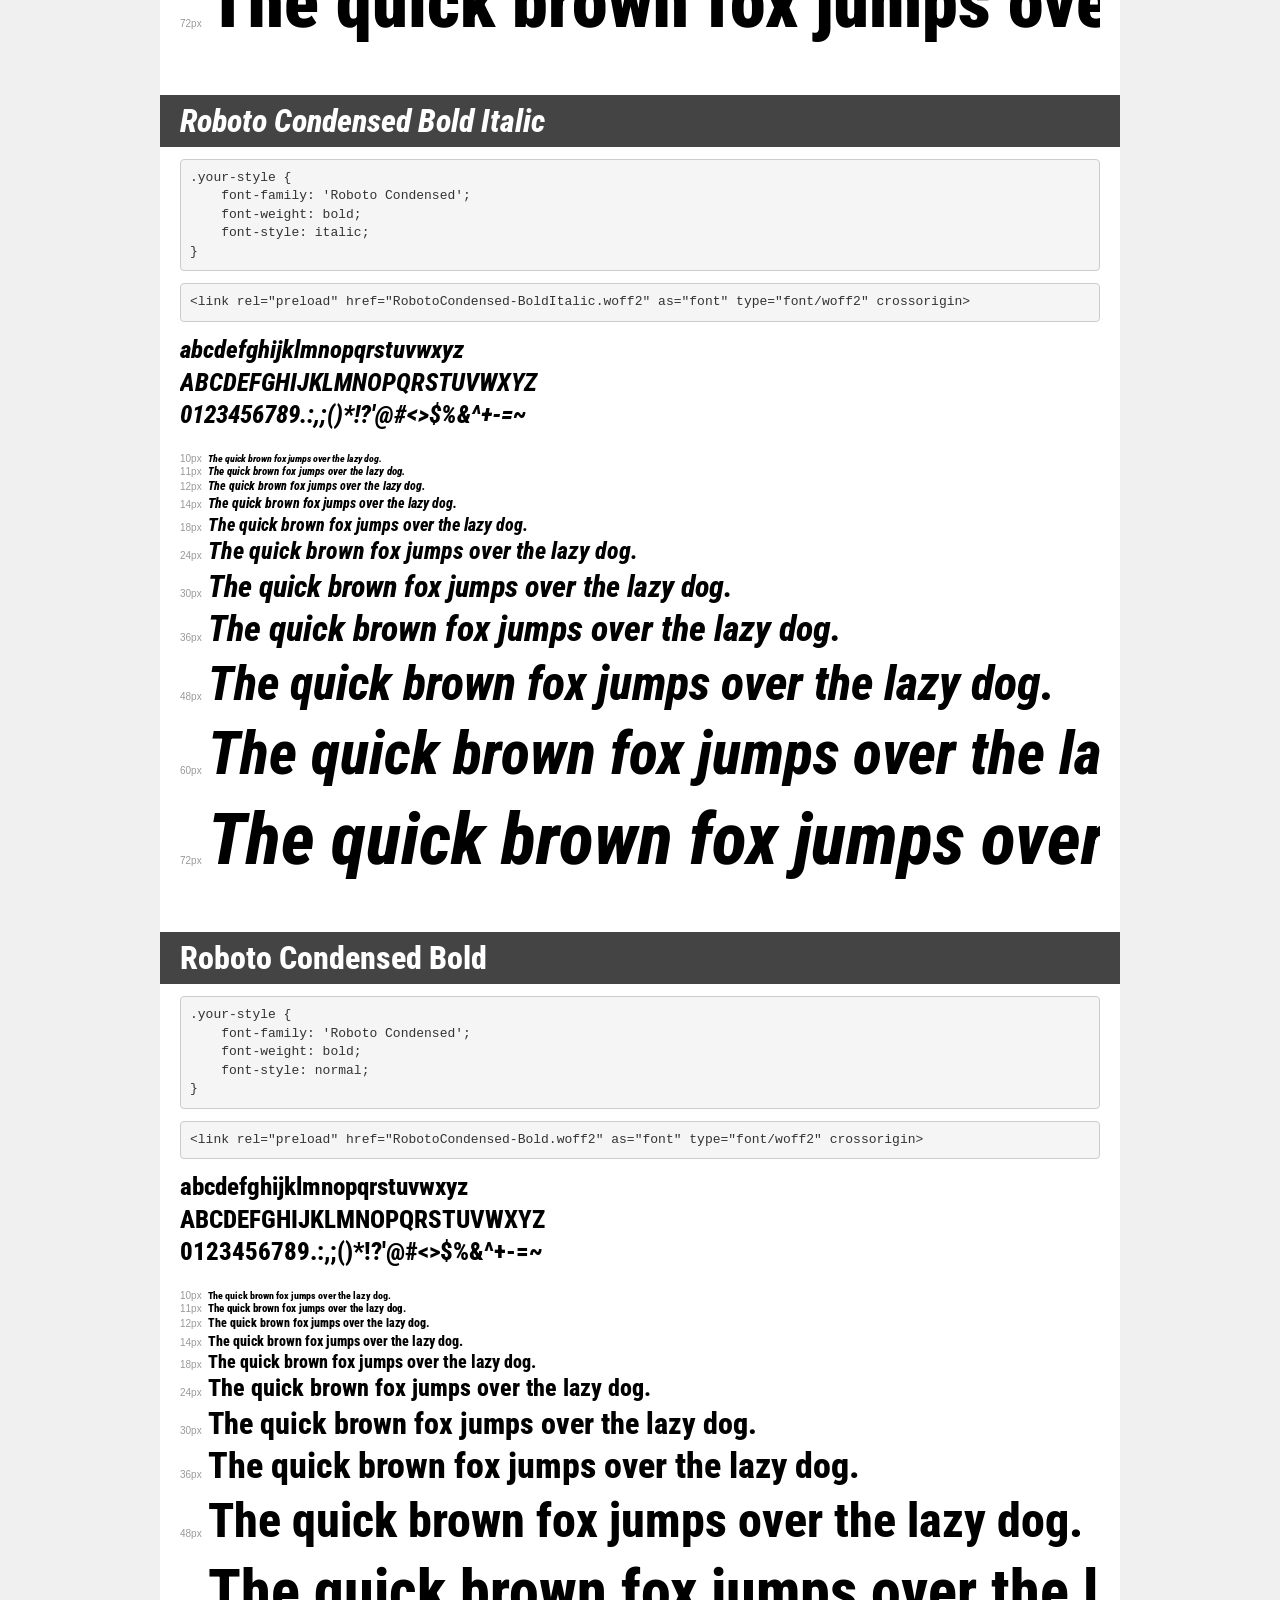
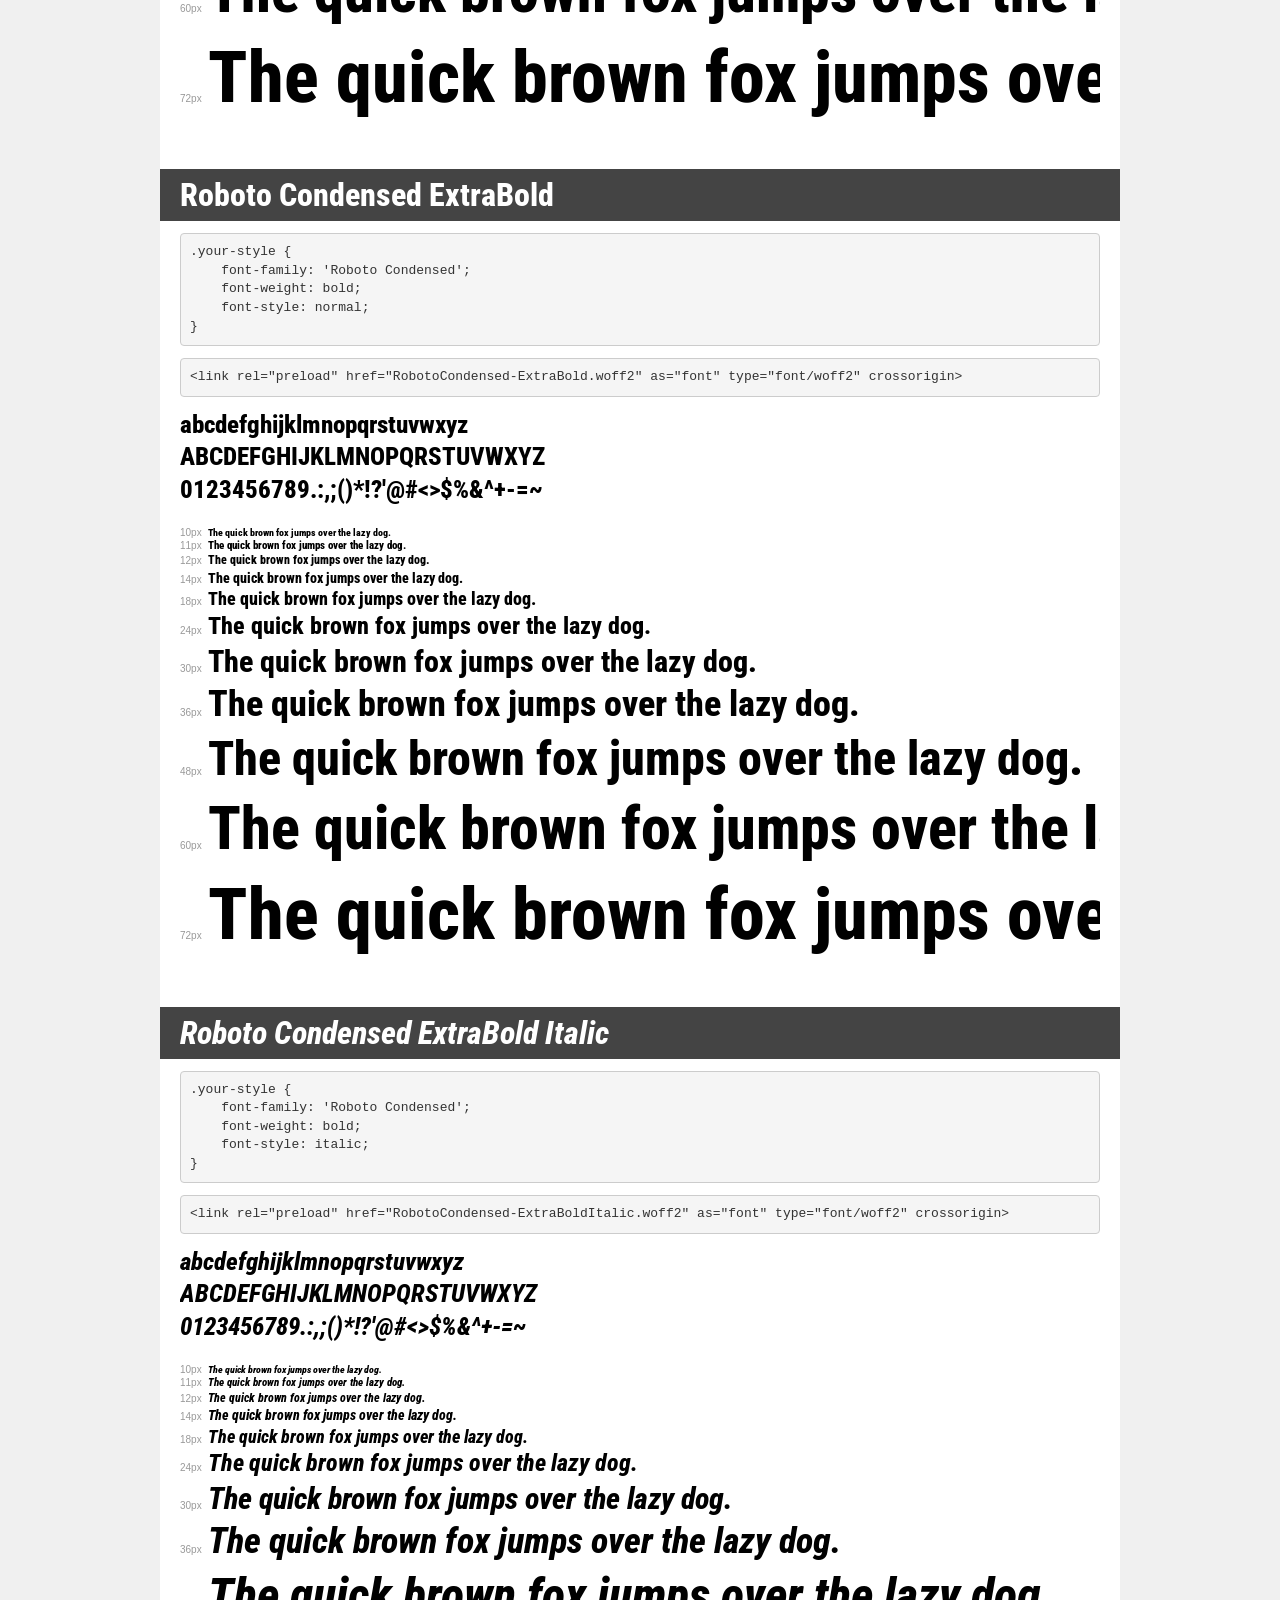
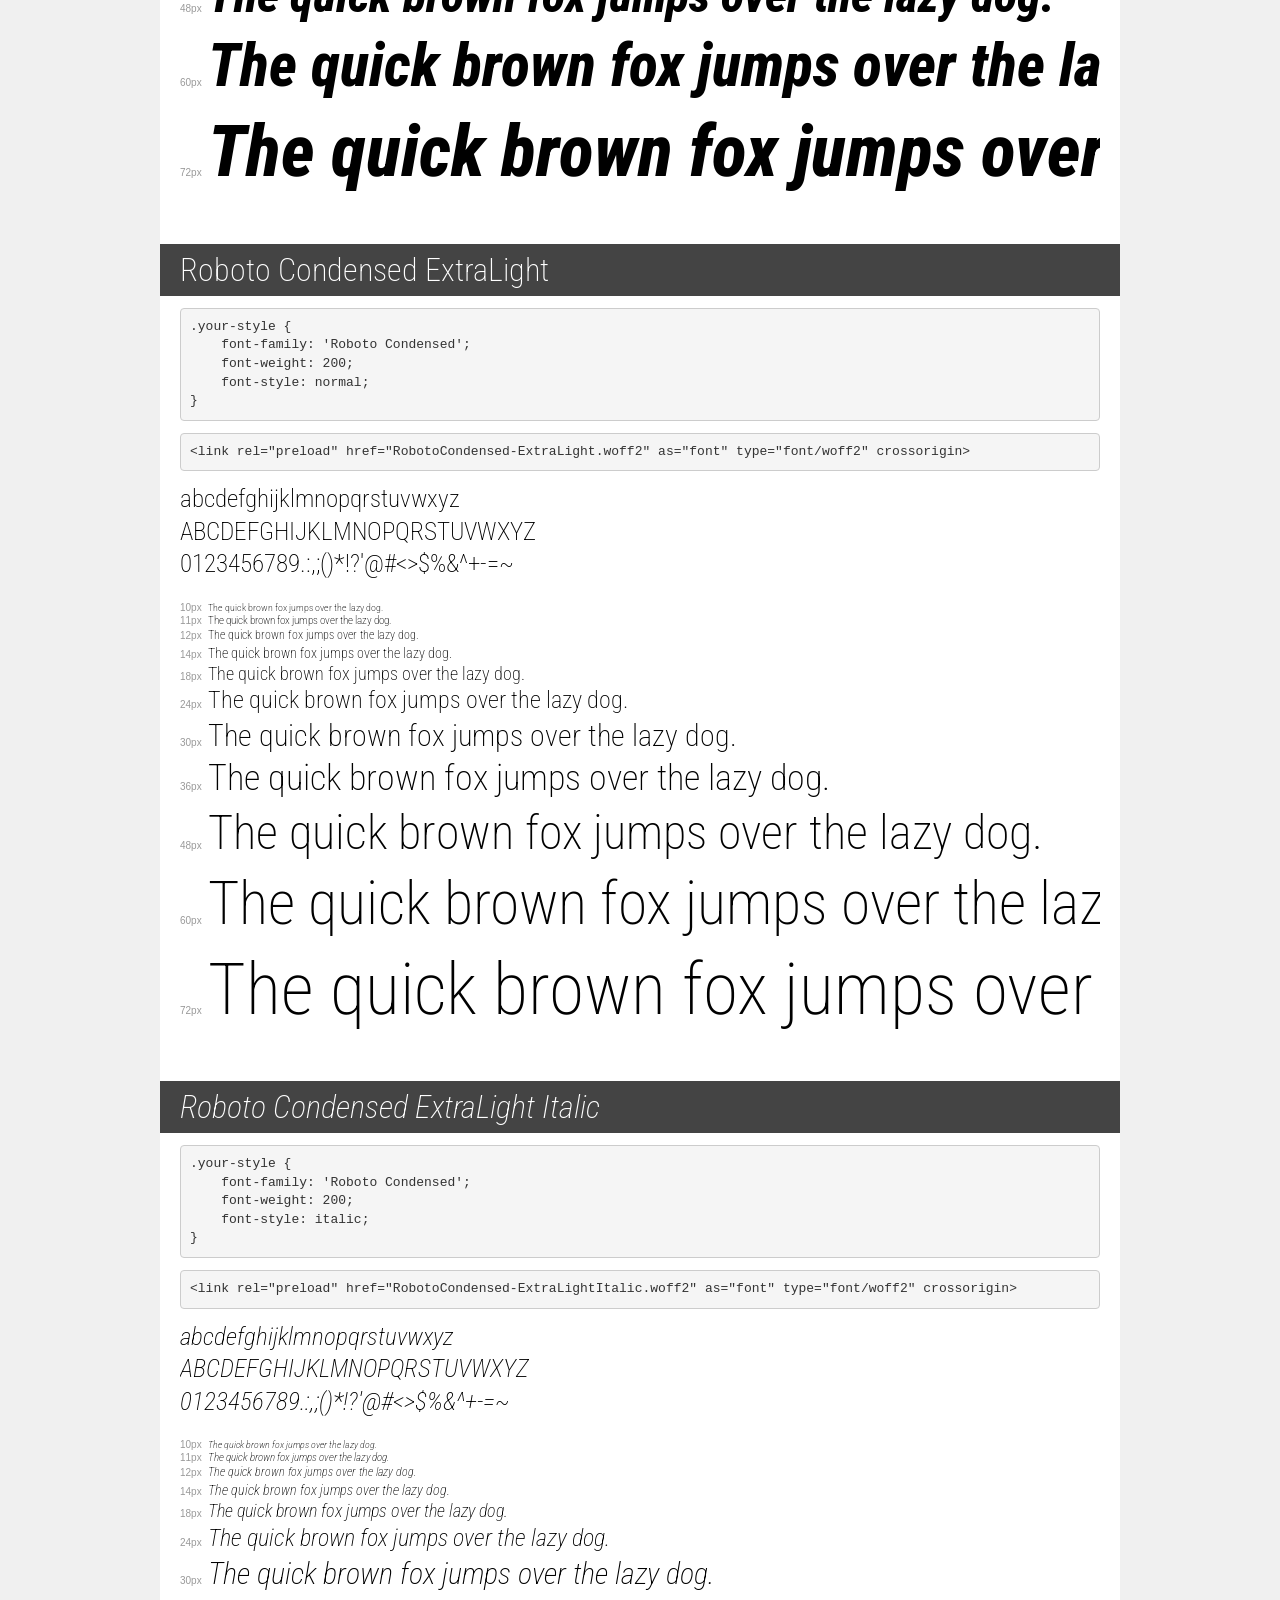
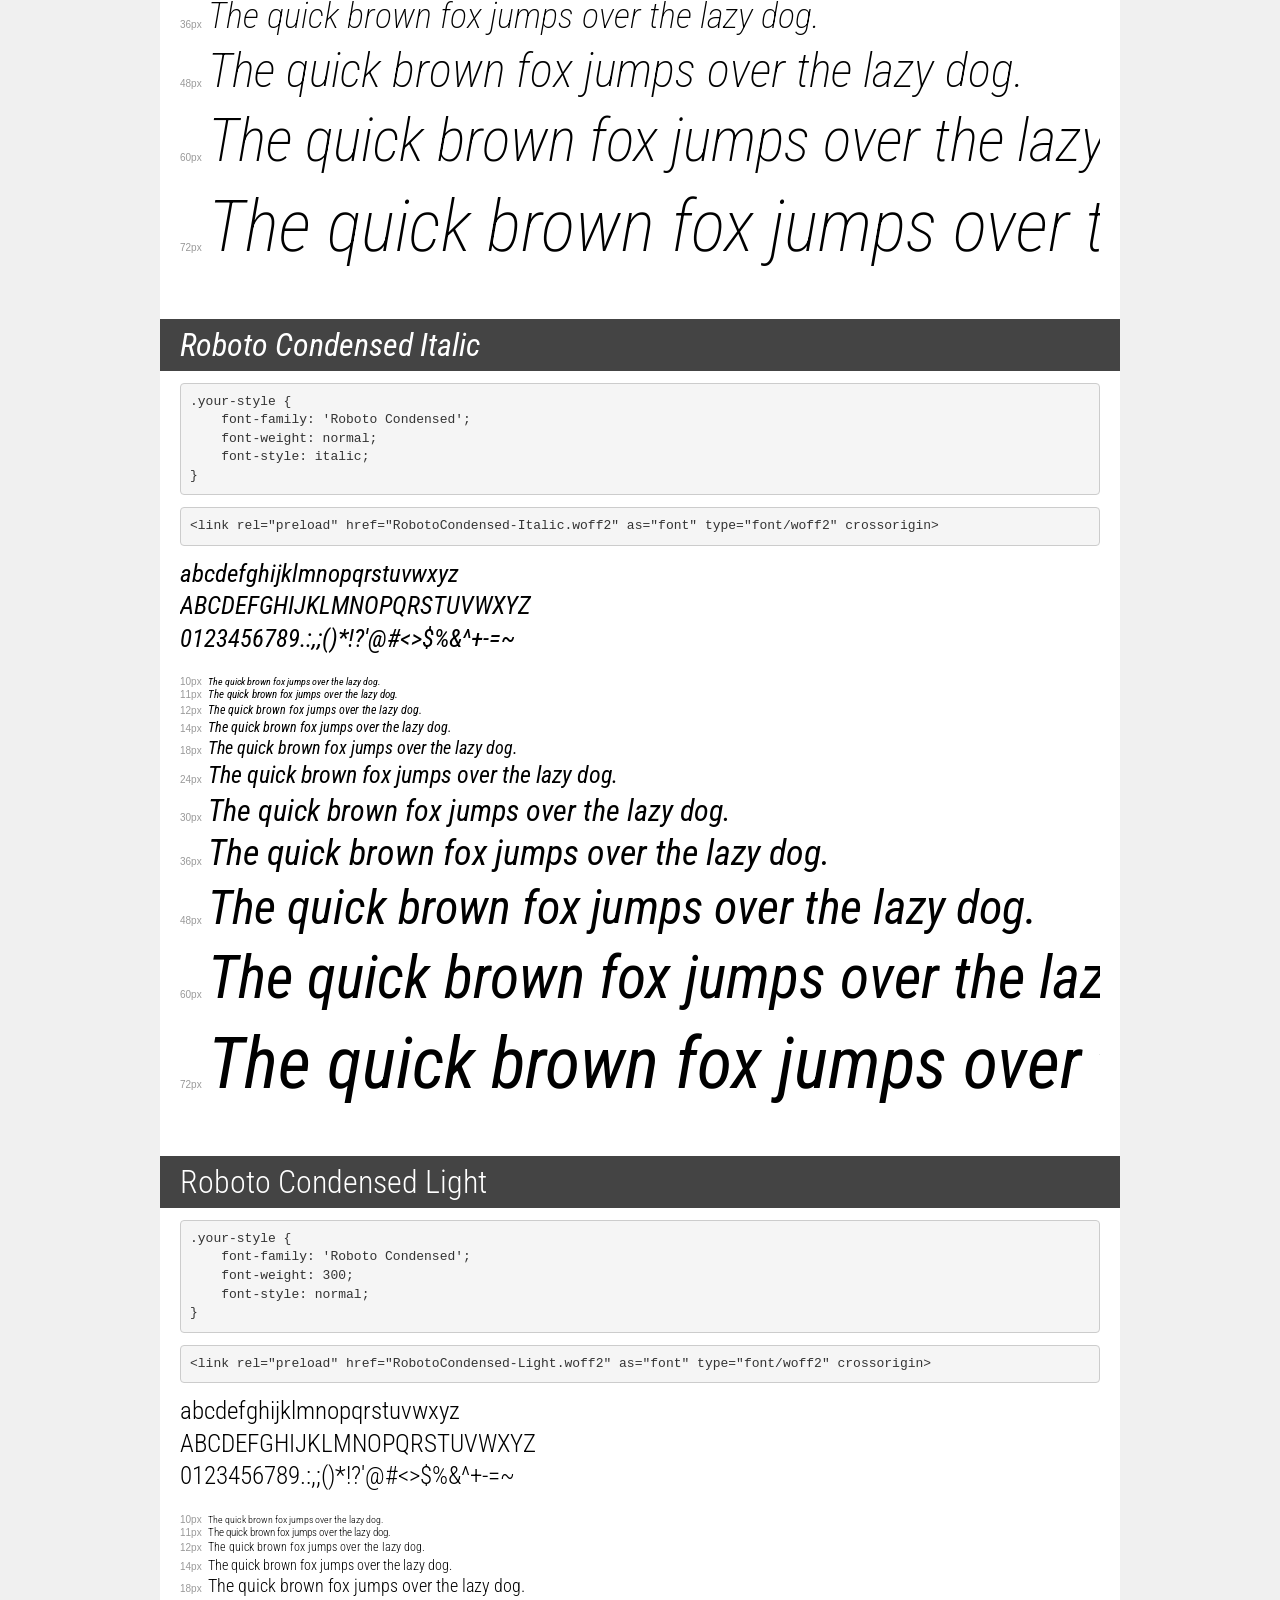
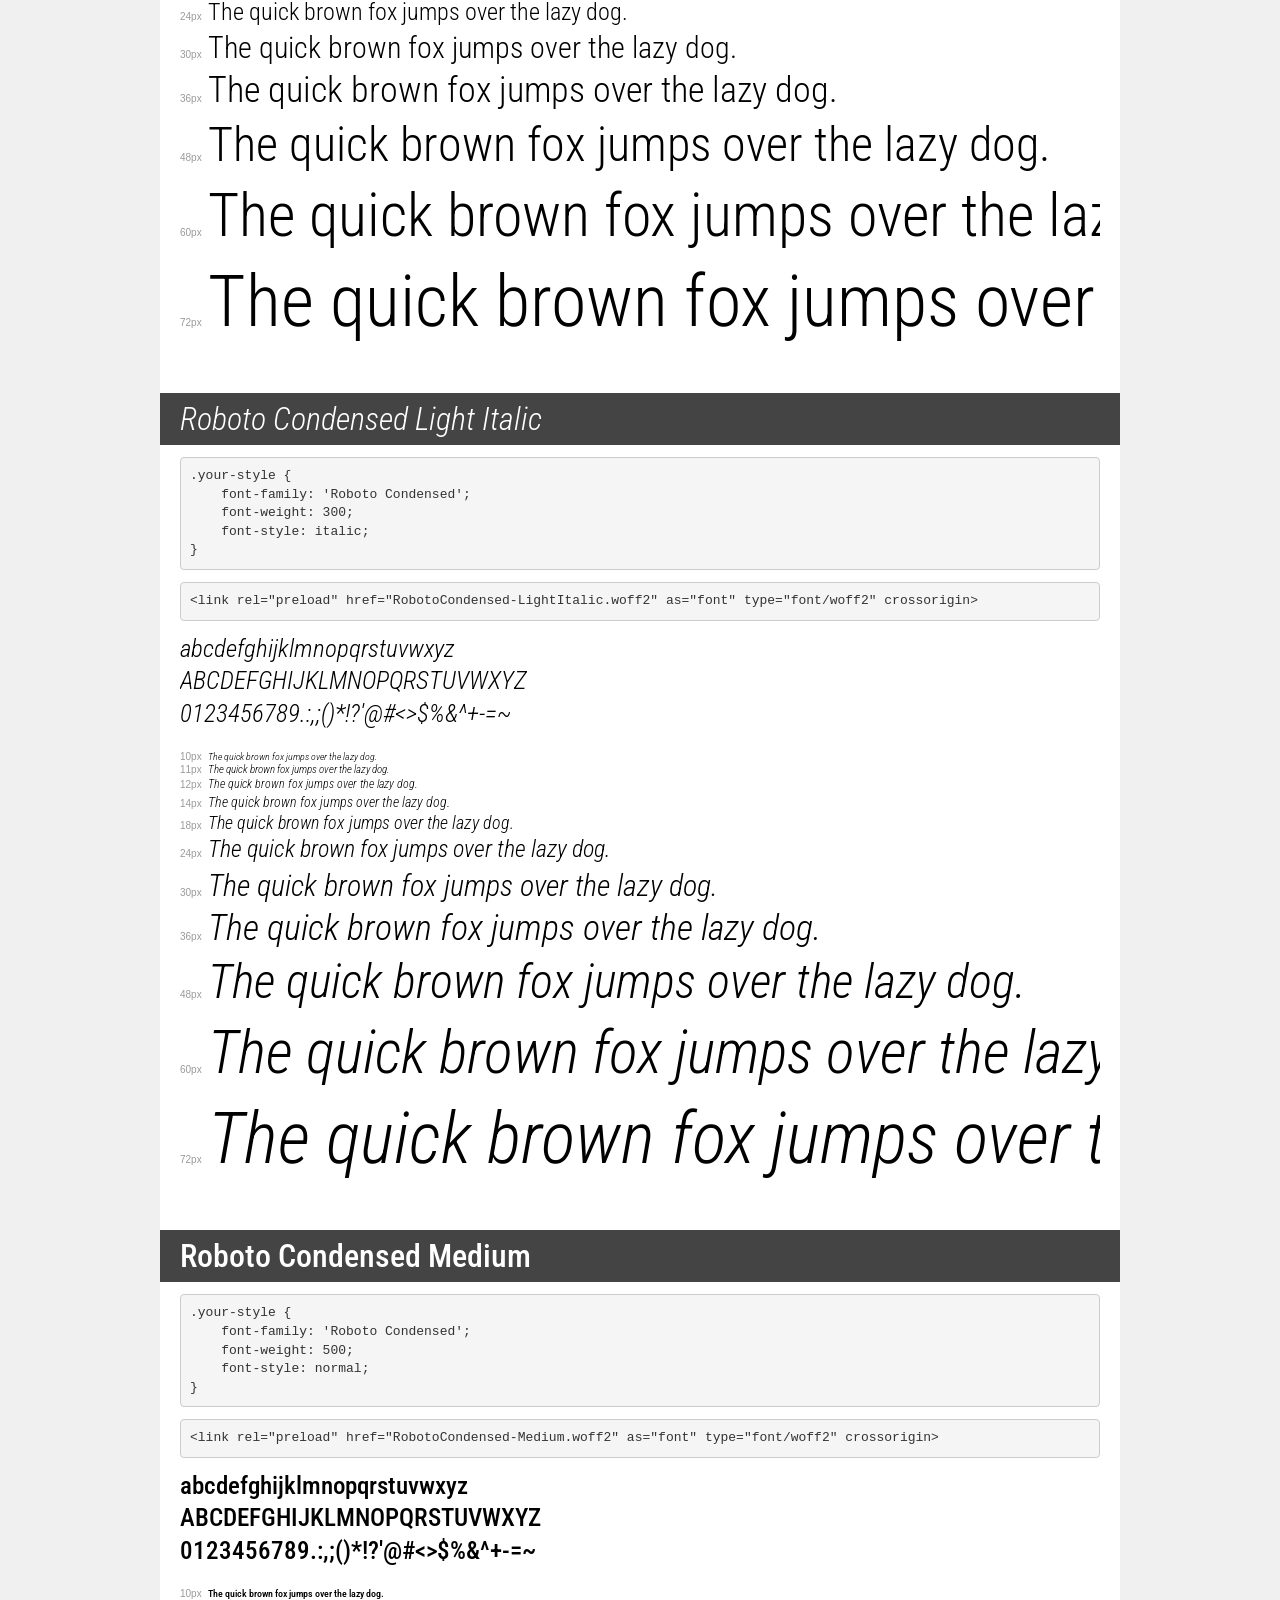
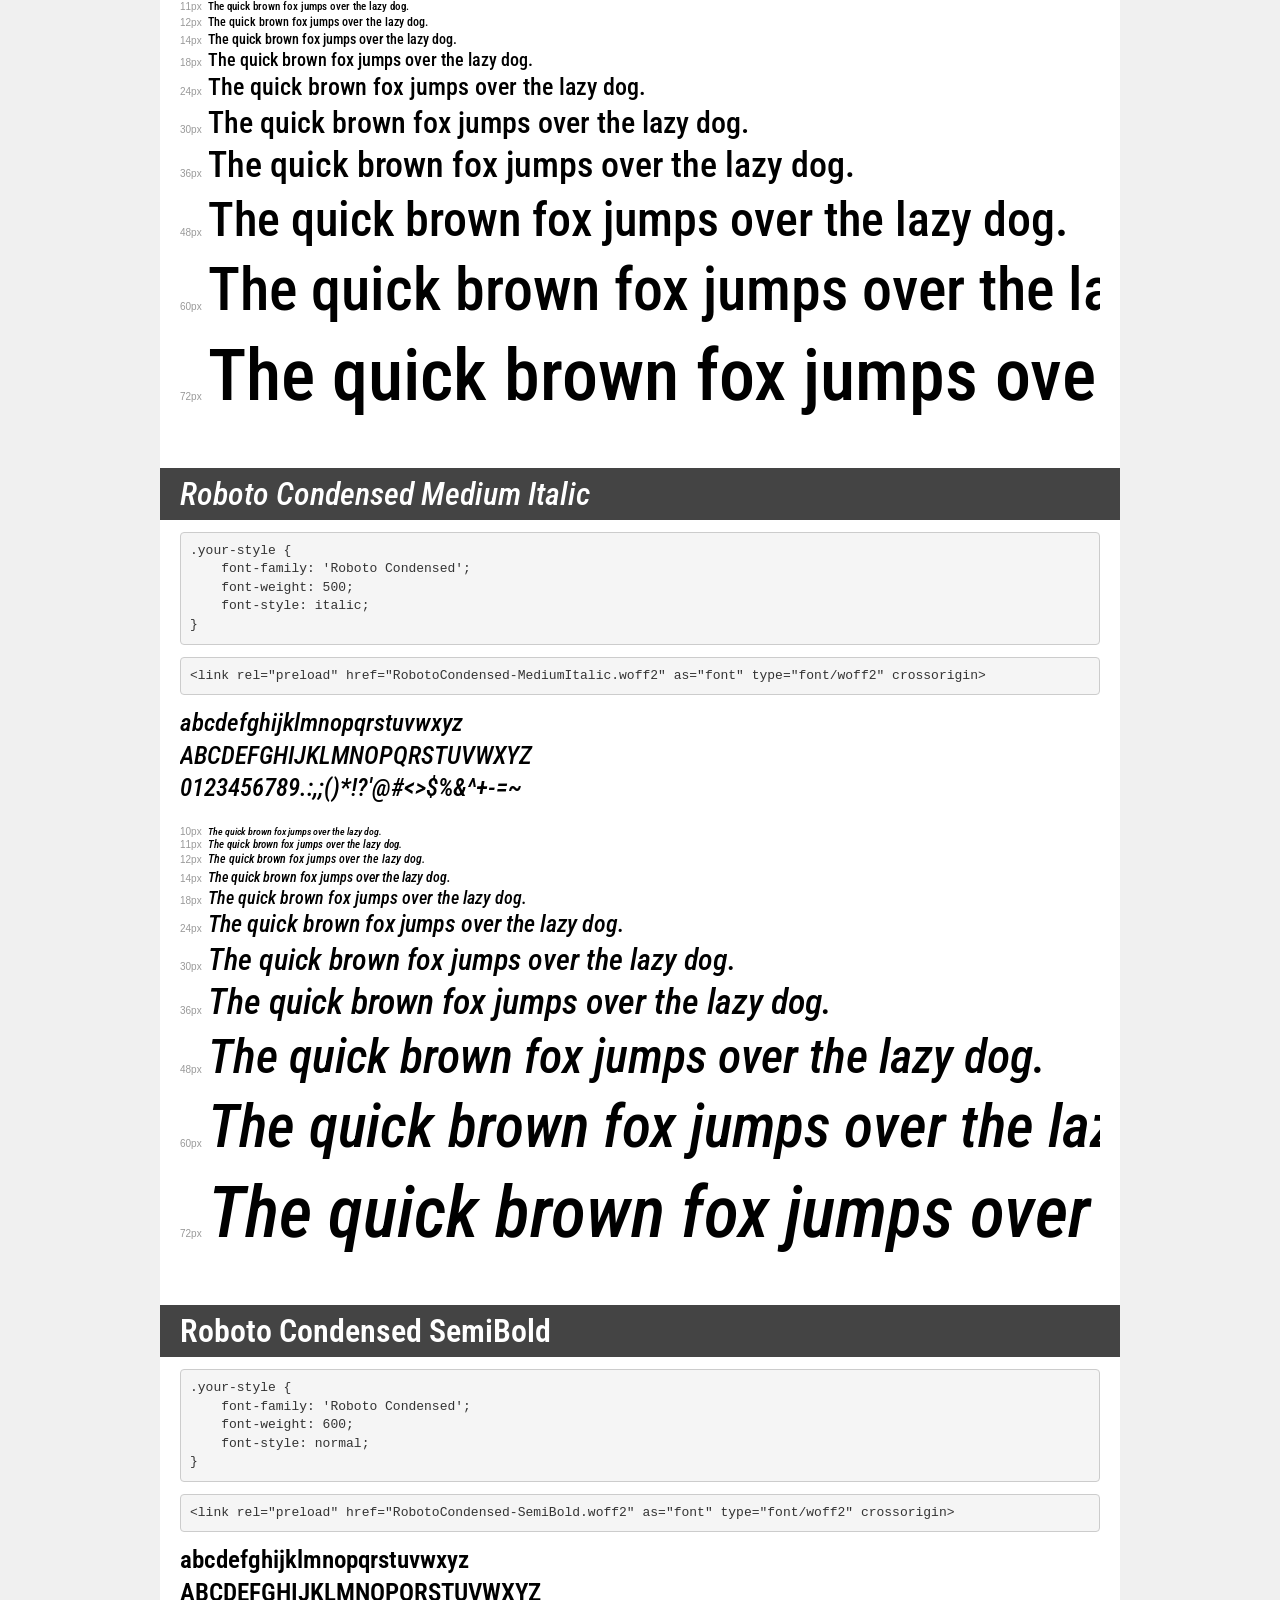
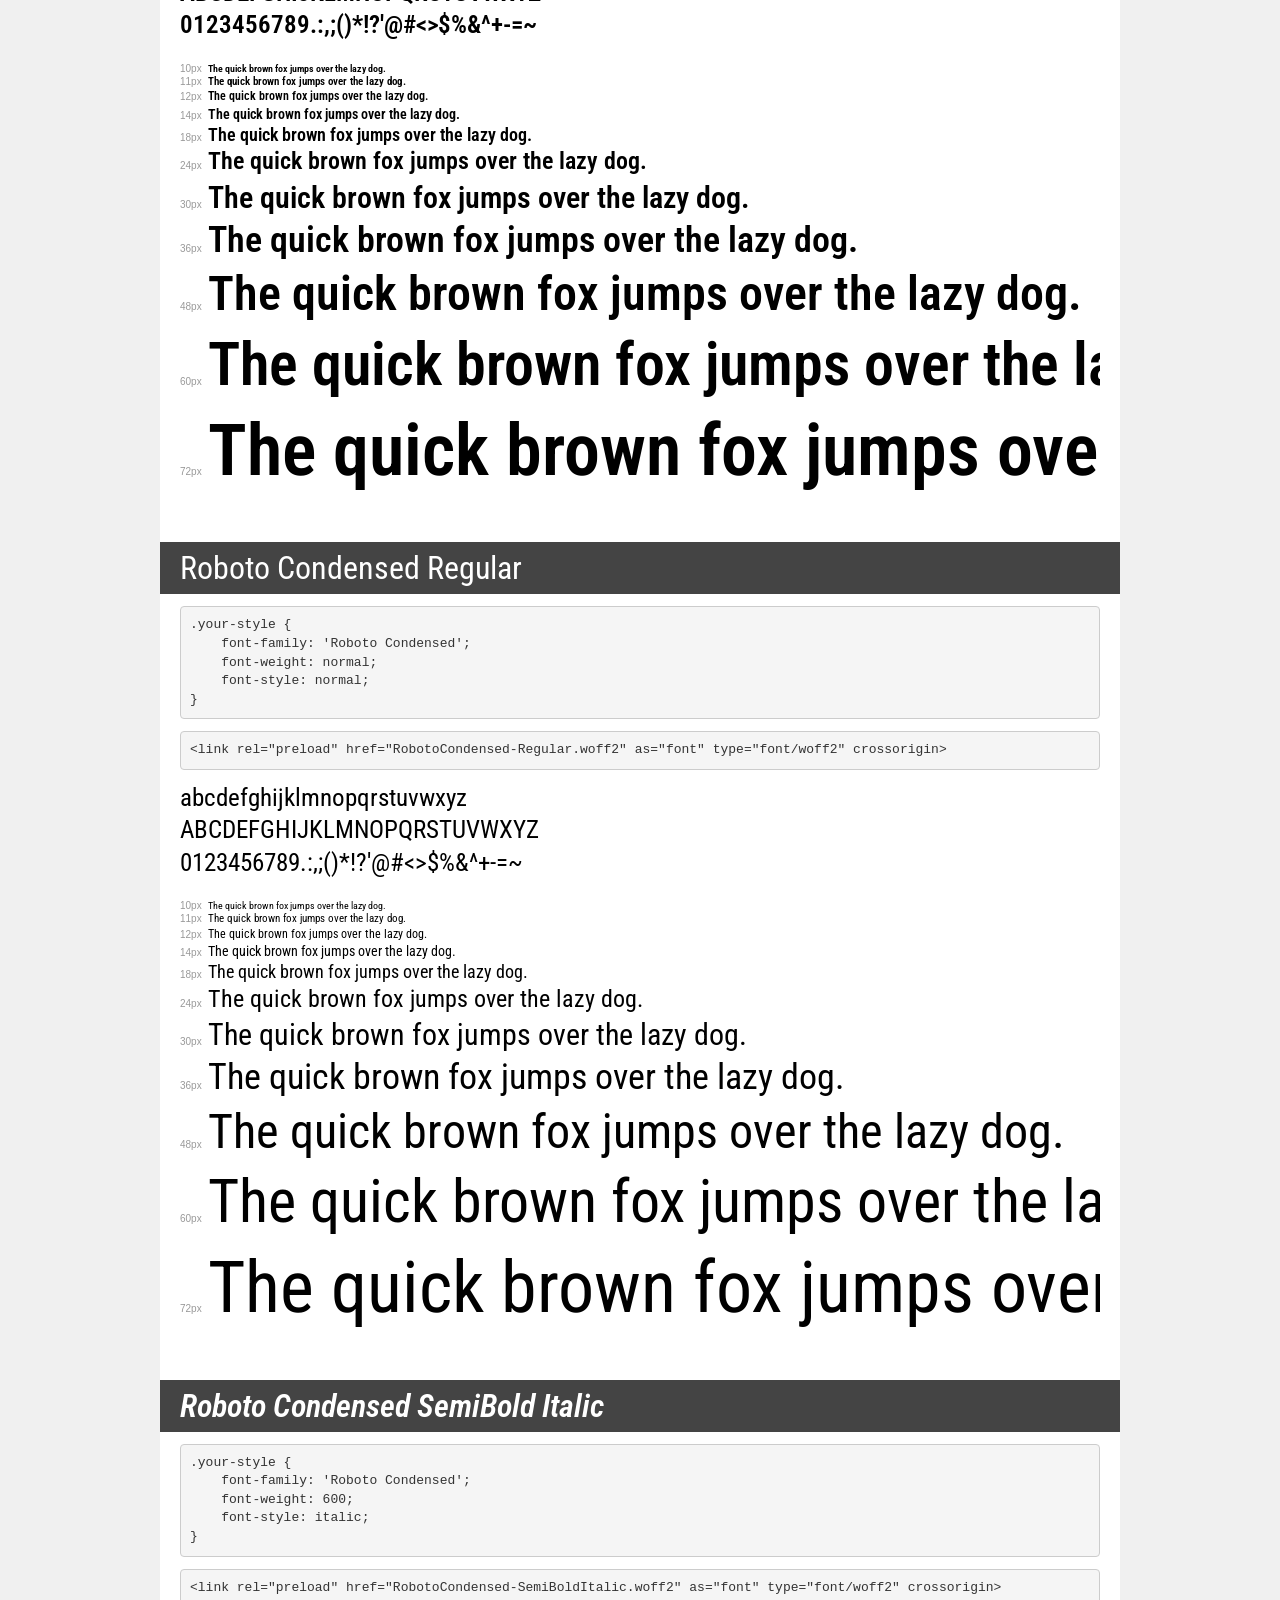
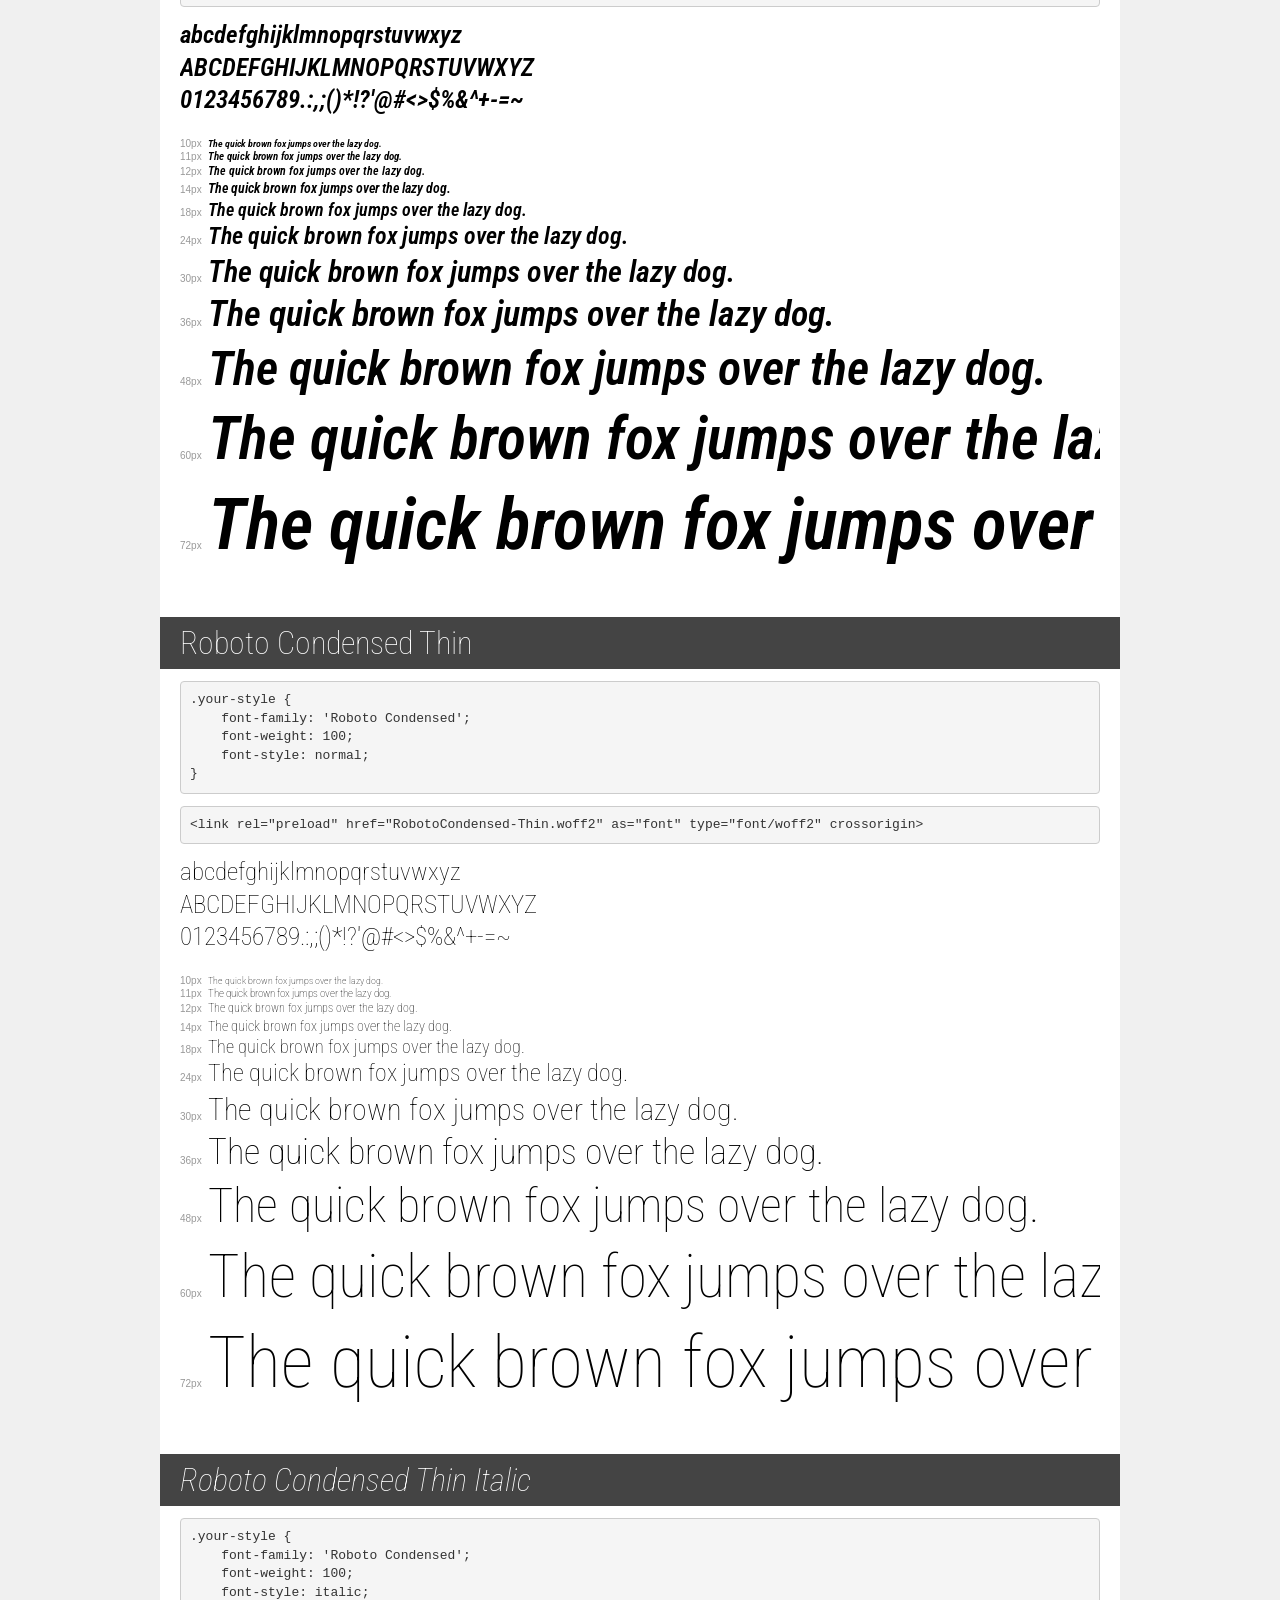
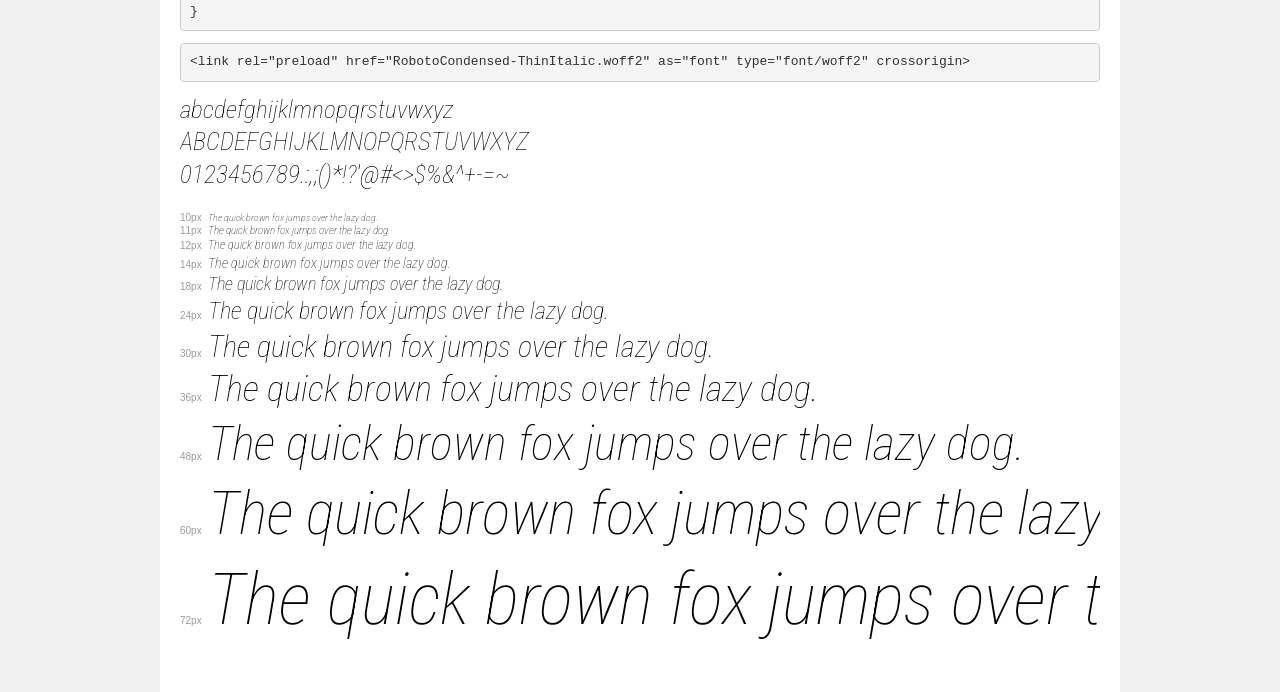
<file: assets/fonts/Roboto/Roboto Full Version/Web Fonts/Roboto Condensed/demo.html>
<!DOCTYPE html>
<html lang="en">
<head>
    <meta charset="utf-8">
    <meta http-equiv="X-UA-Compatible" content="IE=edge">
    <meta name="viewport" content="width=device-width, initial-scale=1">
    <meta name="robots" content="noindex, noarchive">
    <meta name="format-detection" content="telephone=no">
    <title>Transfonter demo</title>
    <link href="stylesheet.css" rel="stylesheet">
    <style>
        /*
        http://meyerweb.com/eric/tools/css/reset/
        v2.0 | 20110126
        License: none (public domain)
        */
        html, body, div, span, applet, object, iframe,
        h1, h2, h3, h4, h5, h6, p, blockquote, pre,
        a, abbr, acronym, address, big, cite, code,
        del, dfn, em, img, ins, kbd, q, s, samp,
        small, strike, strong, sub, sup, tt, var,
        b, u, i, center,
        dl, dt, dd, ol, ul, li,
        fieldset, form, label, legend,
        table, caption, tbody, tfoot, thead, tr, th, td,
        article, aside, canvas, details, embed,
        figure, figcaption, footer, header, hgroup,
        menu, nav, output, ruby, section, summary,
        time, mark, audio, video {
            margin: 0;
            padding: 0;
            border: 0;
            font-size: 100%;
            font: inherit;
            vertical-align: baseline;
        }
        /* HTML5 display-role reset for older browsers */
        article, aside, details, figcaption, figure,
        footer, header, hgroup, menu, nav, section {
            display: block;
        }
        body {
            line-height: 1;
        }
        ol, ul {
            list-style: none;
        }
        blockquote, q {
            quotes: none;
        }
        blockquote:before, blockquote:after,
        q:before, q:after {
            content: '';
            content: none;
        }
        table {
            border-collapse: collapse;
            border-spacing: 0;
        }
        /* demo styles */
        body {
            background: #f0f0f0;
            color: #000;
        }
        .page {
            background: #fff;
            width: 920px;
            margin: 0 auto;
            padding: 20px 20px 0 20px;
            overflow: hidden;
        }
        .font-container {
            overflow-x: auto;
            overflow-y: hidden;
            margin-bottom: 40px;
            line-height: 1.3;
            white-space: nowrap;
            padding-bottom: 5px;
        }
        h1 {
            position: relative;
            background: #444;
            font-size: 32px;
            color: #fff;
            padding: 10px 20px;
            margin: 0 -20px 12px -20px;
        }
        .letters {
            font-size: 25px;
            margin-bottom: 20px;
        }
        .s10:before {
            content: '10px';
        }
        .s11:before {
            content: '11px';
        }
        .s12:before {
            content: '12px';
        }
        .s14:before {
            content: '14px';
        }
        .s18:before {
            content: '18px';
        }
        .s24:before {
            content: '24px';
        }
        .s30:before {
            content: '30px';
        }
        .s36:before {
            content: '36px';
        }
        .s48:before {
            content: '48px';
        }
        .s60:before {
            content: '60px';
        }
        .s72:before {
            content: '72px';
        }
        .s10:before, .s11:before, .s12:before, .s14:before,
        .s18:before, .s24:before, .s30:before, .s36:before,
        .s48:before, .s60:before, .s72:before {
            font-family: Arial, sans-serif;
            font-size: 10px;
            font-weight: normal;
            font-style: normal;
            color: #999;
            padding-right: 6px;
        }
        pre {
            display: block;
            padding: 9px;
            margin: 0 0 12px;
            font-family: Monaco, Menlo, Consolas, "Courier New", monospace;
            font-size: 13px;
            line-height: 1.428571429;
            color: #333;
            font-weight: normal;
            font-style: normal;
            background-color: #f5f5f5;
            border: 1px solid #ccc;
            overflow-x: auto;
            border-radius: 4px;
        }
        /* responsive */
        @media (max-width: 959px) {
            .page {
                width: auto;
                margin: 0;
            }
        }
    </style>
</head>
<body>
<div class="page">
    <div class="demo">
        <h1 style="font-family: 'Roboto Condensed'; font-weight: 900; font-style: italic;">Roboto Condensed Black Italic</h1>
        <pre title="Usage">.your-style {
    font-family: 'Roboto Condensed';
    font-weight: 900;
    font-style: italic;
}</pre>
        <pre title="Preload (optional)">
&lt;link rel=&quot;preload&quot; href=&quot;RobotoCondensed-BlackItalic.woff2&quot; as=&quot;font&quot; type=&quot;font/woff2&quot; crossorigin&gt;</pre>
        <div class="font-container" style="font-family: 'Roboto Condensed'; font-weight: 900; font-style: italic;">
            <p class="letters">
                abcdefghijklmnopqrstuvwxyz<br>
ABCDEFGHIJKLMNOPQRSTUVWXYZ<br>
                0123456789.:,;()*!?'@#&lt;&gt;$%&^+-=~
            </p>
            <p class="s10" style="font-size: 10px;">The quick brown fox jumps over the lazy dog.</p>
            <p class="s11" style="font-size: 11px;">The quick brown fox jumps over the lazy dog.</p>
            <p class="s12" style="font-size: 12px;">The quick brown fox jumps over the lazy dog.</p>
            <p class="s14" style="font-size: 14px;">The quick brown fox jumps over the lazy dog.</p>
            <p class="s18" style="font-size: 18px;">The quick brown fox jumps over the lazy dog.</p>
            <p class="s24" style="font-size: 24px;">The quick brown fox jumps over the lazy dog.</p>
            <p class="s30" style="font-size: 30px;">The quick brown fox jumps over the lazy dog.</p>
            <p class="s36" style="font-size: 36px;">The quick brown fox jumps over the lazy dog.</p>
            <p class="s48" style="font-size: 48px;">The quick brown fox jumps over the lazy dog.</p>
            <p class="s60" style="font-size: 60px;">The quick brown fox jumps over the lazy dog.</p>
            <p class="s72" style="font-size: 72px;">The quick brown fox jumps over the lazy dog.</p>
        </div>
    </div>

    <div class="demo">
        <h1 style="font-family: 'Roboto Condensed'; font-weight: 900; font-style: normal;">Roboto Condensed Black</h1>
        <pre title="Usage">.your-style {
    font-family: 'Roboto Condensed';
    font-weight: 900;
    font-style: normal;
}</pre>
        <pre title="Preload (optional)">
&lt;link rel=&quot;preload&quot; href=&quot;RobotoCondensed-Black.woff2&quot; as=&quot;font&quot; type=&quot;font/woff2&quot; crossorigin&gt;</pre>
        <div class="font-container" style="font-family: 'Roboto Condensed'; font-weight: 900; font-style: normal;">
            <p class="letters">
                abcdefghijklmnopqrstuvwxyz<br>
ABCDEFGHIJKLMNOPQRSTUVWXYZ<br>
                0123456789.:,;()*!?'@#&lt;&gt;$%&^+-=~
            </p>
            <p class="s10" style="font-size: 10px;">The quick brown fox jumps over the lazy dog.</p>
            <p class="s11" style="font-size: 11px;">The quick brown fox jumps over the lazy dog.</p>
            <p class="s12" style="font-size: 12px;">The quick brown fox jumps over the lazy dog.</p>
            <p class="s14" style="font-size: 14px;">The quick brown fox jumps over the lazy dog.</p>
            <p class="s18" style="font-size: 18px;">The quick brown fox jumps over the lazy dog.</p>
            <p class="s24" style="font-size: 24px;">The quick brown fox jumps over the lazy dog.</p>
            <p class="s30" style="font-size: 30px;">The quick brown fox jumps over the lazy dog.</p>
            <p class="s36" style="font-size: 36px;">The quick brown fox jumps over the lazy dog.</p>
            <p class="s48" style="font-size: 48px;">The quick brown fox jumps over the lazy dog.</p>
            <p class="s60" style="font-size: 60px;">The quick brown fox jumps over the lazy dog.</p>
            <p class="s72" style="font-size: 72px;">The quick brown fox jumps over the lazy dog.</p>
        </div>
    </div>

    <div class="demo">
        <h1 style="font-family: 'Roboto Condensed'; font-weight: bold; font-style: italic;">Roboto Condensed Bold Italic</h1>
        <pre title="Usage">.your-style {
    font-family: 'Roboto Condensed';
    font-weight: bold;
    font-style: italic;
}</pre>
        <pre title="Preload (optional)">
&lt;link rel=&quot;preload&quot; href=&quot;RobotoCondensed-BoldItalic.woff2&quot; as=&quot;font&quot; type=&quot;font/woff2&quot; crossorigin&gt;</pre>
        <div class="font-container" style="font-family: 'Roboto Condensed'; font-weight: bold; font-style: italic;">
            <p class="letters">
                abcdefghijklmnopqrstuvwxyz<br>
ABCDEFGHIJKLMNOPQRSTUVWXYZ<br>
                0123456789.:,;()*!?'@#&lt;&gt;$%&^+-=~
            </p>
            <p class="s10" style="font-size: 10px;">The quick brown fox jumps over the lazy dog.</p>
            <p class="s11" style="font-size: 11px;">The quick brown fox jumps over the lazy dog.</p>
            <p class="s12" style="font-size: 12px;">The quick brown fox jumps over the lazy dog.</p>
            <p class="s14" style="font-size: 14px;">The quick brown fox jumps over the lazy dog.</p>
            <p class="s18" style="font-size: 18px;">The quick brown fox jumps over the lazy dog.</p>
            <p class="s24" style="font-size: 24px;">The quick brown fox jumps over the lazy dog.</p>
            <p class="s30" style="font-size: 30px;">The quick brown fox jumps over the lazy dog.</p>
            <p class="s36" style="font-size: 36px;">The quick brown fox jumps over the lazy dog.</p>
            <p class="s48" style="font-size: 48px;">The quick brown fox jumps over the lazy dog.</p>
            <p class="s60" style="font-size: 60px;">The quick brown fox jumps over the lazy dog.</p>
            <p class="s72" style="font-size: 72px;">The quick brown fox jumps over the lazy dog.</p>
        </div>
    </div>

    <div class="demo">
        <h1 style="font-family: 'Roboto Condensed'; font-weight: bold; font-style: normal;">Roboto Condensed Bold</h1>
        <pre title="Usage">.your-style {
    font-family: 'Roboto Condensed';
    font-weight: bold;
    font-style: normal;
}</pre>
        <pre title="Preload (optional)">
&lt;link rel=&quot;preload&quot; href=&quot;RobotoCondensed-Bold.woff2&quot; as=&quot;font&quot; type=&quot;font/woff2&quot; crossorigin&gt;</pre>
        <div class="font-container" style="font-family: 'Roboto Condensed'; font-weight: bold; font-style: normal;">
            <p class="letters">
                abcdefghijklmnopqrstuvwxyz<br>
ABCDEFGHIJKLMNOPQRSTUVWXYZ<br>
                0123456789.:,;()*!?'@#&lt;&gt;$%&^+-=~
            </p>
            <p class="s10" style="font-size: 10px;">The quick brown fox jumps over the lazy dog.</p>
            <p class="s11" style="font-size: 11px;">The quick brown fox jumps over the lazy dog.</p>
            <p class="s12" style="font-size: 12px;">The quick brown fox jumps over the lazy dog.</p>
            <p class="s14" style="font-size: 14px;">The quick brown fox jumps over the lazy dog.</p>
            <p class="s18" style="font-size: 18px;">The quick brown fox jumps over the lazy dog.</p>
            <p class="s24" style="font-size: 24px;">The quick brown fox jumps over the lazy dog.</p>
            <p class="s30" style="font-size: 30px;">The quick brown fox jumps over the lazy dog.</p>
            <p class="s36" style="font-size: 36px;">The quick brown fox jumps over the lazy dog.</p>
            <p class="s48" style="font-size: 48px;">The quick brown fox jumps over the lazy dog.</p>
            <p class="s60" style="font-size: 60px;">The quick brown fox jumps over the lazy dog.</p>
            <p class="s72" style="font-size: 72px;">The quick brown fox jumps over the lazy dog.</p>
        </div>
    </div>

    <div class="demo">
        <h1 style="font-family: 'Roboto Condensed'; font-weight: bold; font-style: normal;">Roboto Condensed ExtraBold</h1>
        <pre title="Usage">.your-style {
    font-family: 'Roboto Condensed';
    font-weight: bold;
    font-style: normal;
}</pre>
        <pre title="Preload (optional)">
&lt;link rel=&quot;preload&quot; href=&quot;RobotoCondensed-ExtraBold.woff2&quot; as=&quot;font&quot; type=&quot;font/woff2&quot; crossorigin&gt;</pre>
        <div class="font-container" style="font-family: 'Roboto Condensed'; font-weight: bold; font-style: normal;">
            <p class="letters">
                abcdefghijklmnopqrstuvwxyz<br>
ABCDEFGHIJKLMNOPQRSTUVWXYZ<br>
                0123456789.:,;()*!?'@#&lt;&gt;$%&^+-=~
            </p>
            <p class="s10" style="font-size: 10px;">The quick brown fox jumps over the lazy dog.</p>
            <p class="s11" style="font-size: 11px;">The quick brown fox jumps over the lazy dog.</p>
            <p class="s12" style="font-size: 12px;">The quick brown fox jumps over the lazy dog.</p>
            <p class="s14" style="font-size: 14px;">The quick brown fox jumps over the lazy dog.</p>
            <p class="s18" style="font-size: 18px;">The quick brown fox jumps over the lazy dog.</p>
            <p class="s24" style="font-size: 24px;">The quick brown fox jumps over the lazy dog.</p>
            <p class="s30" style="font-size: 30px;">The quick brown fox jumps over the lazy dog.</p>
            <p class="s36" style="font-size: 36px;">The quick brown fox jumps over the lazy dog.</p>
            <p class="s48" style="font-size: 48px;">The quick brown fox jumps over the lazy dog.</p>
            <p class="s60" style="font-size: 60px;">The quick brown fox jumps over the lazy dog.</p>
            <p class="s72" style="font-size: 72px;">The quick brown fox jumps over the lazy dog.</p>
        </div>
    </div>

    <div class="demo">
        <h1 style="font-family: 'Roboto Condensed'; font-weight: bold; font-style: italic;">Roboto Condensed ExtraBold Italic</h1>
        <pre title="Usage">.your-style {
    font-family: 'Roboto Condensed';
    font-weight: bold;
    font-style: italic;
}</pre>
        <pre title="Preload (optional)">
&lt;link rel=&quot;preload&quot; href=&quot;RobotoCondensed-ExtraBoldItalic.woff2&quot; as=&quot;font&quot; type=&quot;font/woff2&quot; crossorigin&gt;</pre>
        <div class="font-container" style="font-family: 'Roboto Condensed'; font-weight: bold; font-style: italic;">
            <p class="letters">
                abcdefghijklmnopqrstuvwxyz<br>
ABCDEFGHIJKLMNOPQRSTUVWXYZ<br>
                0123456789.:,;()*!?'@#&lt;&gt;$%&^+-=~
            </p>
            <p class="s10" style="font-size: 10px;">The quick brown fox jumps over the lazy dog.</p>
            <p class="s11" style="font-size: 11px;">The quick brown fox jumps over the lazy dog.</p>
            <p class="s12" style="font-size: 12px;">The quick brown fox jumps over the lazy dog.</p>
            <p class="s14" style="font-size: 14px;">The quick brown fox jumps over the lazy dog.</p>
            <p class="s18" style="font-size: 18px;">The quick brown fox jumps over the lazy dog.</p>
            <p class="s24" style="font-size: 24px;">The quick brown fox jumps over the lazy dog.</p>
            <p class="s30" style="font-size: 30px;">The quick brown fox jumps over the lazy dog.</p>
            <p class="s36" style="font-size: 36px;">The quick brown fox jumps over the lazy dog.</p>
            <p class="s48" style="font-size: 48px;">The quick brown fox jumps over the lazy dog.</p>
            <p class="s60" style="font-size: 60px;">The quick brown fox jumps over the lazy dog.</p>
            <p class="s72" style="font-size: 72px;">The quick brown fox jumps over the lazy dog.</p>
        </div>
    </div>

    <div class="demo">
        <h1 style="font-family: 'Roboto Condensed'; font-weight: 200; font-style: normal;">Roboto Condensed ExtraLight</h1>
        <pre title="Usage">.your-style {
    font-family: 'Roboto Condensed';
    font-weight: 200;
    font-style: normal;
}</pre>
        <pre title="Preload (optional)">
&lt;link rel=&quot;preload&quot; href=&quot;RobotoCondensed-ExtraLight.woff2&quot; as=&quot;font&quot; type=&quot;font/woff2&quot; crossorigin&gt;</pre>
        <div class="font-container" style="font-family: 'Roboto Condensed'; font-weight: 200; font-style: normal;">
            <p class="letters">
                abcdefghijklmnopqrstuvwxyz<br>
ABCDEFGHIJKLMNOPQRSTUVWXYZ<br>
                0123456789.:,;()*!?'@#&lt;&gt;$%&^+-=~
            </p>
            <p class="s10" style="font-size: 10px;">The quick brown fox jumps over the lazy dog.</p>
            <p class="s11" style="font-size: 11px;">The quick brown fox jumps over the lazy dog.</p>
            <p class="s12" style="font-size: 12px;">The quick brown fox jumps over the lazy dog.</p>
            <p class="s14" style="font-size: 14px;">The quick brown fox jumps over the lazy dog.</p>
            <p class="s18" style="font-size: 18px;">The quick brown fox jumps over the lazy dog.</p>
            <p class="s24" style="font-size: 24px;">The quick brown fox jumps over the lazy dog.</p>
            <p class="s30" style="font-size: 30px;">The quick brown fox jumps over the lazy dog.</p>
            <p class="s36" style="font-size: 36px;">The quick brown fox jumps over the lazy dog.</p>
            <p class="s48" style="font-size: 48px;">The quick brown fox jumps over the lazy dog.</p>
            <p class="s60" style="font-size: 60px;">The quick brown fox jumps over the lazy dog.</p>
            <p class="s72" style="font-size: 72px;">The quick brown fox jumps over the lazy dog.</p>
        </div>
    </div>

    <div class="demo">
        <h1 style="font-family: 'Roboto Condensed'; font-weight: 200; font-style: italic;">Roboto Condensed ExtraLight Italic</h1>
        <pre title="Usage">.your-style {
    font-family: 'Roboto Condensed';
    font-weight: 200;
    font-style: italic;
}</pre>
        <pre title="Preload (optional)">
&lt;link rel=&quot;preload&quot; href=&quot;RobotoCondensed-ExtraLightItalic.woff2&quot; as=&quot;font&quot; type=&quot;font/woff2&quot; crossorigin&gt;</pre>
        <div class="font-container" style="font-family: 'Roboto Condensed'; font-weight: 200; font-style: italic;">
            <p class="letters">
                abcdefghijklmnopqrstuvwxyz<br>
ABCDEFGHIJKLMNOPQRSTUVWXYZ<br>
                0123456789.:,;()*!?'@#&lt;&gt;$%&^+-=~
            </p>
            <p class="s10" style="font-size: 10px;">The quick brown fox jumps over the lazy dog.</p>
            <p class="s11" style="font-size: 11px;">The quick brown fox jumps over the lazy dog.</p>
            <p class="s12" style="font-size: 12px;">The quick brown fox jumps over the lazy dog.</p>
            <p class="s14" style="font-size: 14px;">The quick brown fox jumps over the lazy dog.</p>
            <p class="s18" style="font-size: 18px;">The quick brown fox jumps over the lazy dog.</p>
            <p class="s24" style="font-size: 24px;">The quick brown fox jumps over the lazy dog.</p>
            <p class="s30" style="font-size: 30px;">The quick brown fox jumps over the lazy dog.</p>
            <p class="s36" style="font-size: 36px;">The quick brown fox jumps over the lazy dog.</p>
            <p class="s48" style="font-size: 48px;">The quick brown fox jumps over the lazy dog.</p>
            <p class="s60" style="font-size: 60px;">The quick brown fox jumps over the lazy dog.</p>
            <p class="s72" style="font-size: 72px;">The quick brown fox jumps over the lazy dog.</p>
        </div>
    </div>

    <div class="demo">
        <h1 style="font-family: 'Roboto Condensed'; font-weight: normal; font-style: italic;">Roboto Condensed Italic</h1>
        <pre title="Usage">.your-style {
    font-family: 'Roboto Condensed';
    font-weight: normal;
    font-style: italic;
}</pre>
        <pre title="Preload (optional)">
&lt;link rel=&quot;preload&quot; href=&quot;RobotoCondensed-Italic.woff2&quot; as=&quot;font&quot; type=&quot;font/woff2&quot; crossorigin&gt;</pre>
        <div class="font-container" style="font-family: 'Roboto Condensed'; font-weight: normal; font-style: italic;">
            <p class="letters">
                abcdefghijklmnopqrstuvwxyz<br>
ABCDEFGHIJKLMNOPQRSTUVWXYZ<br>
                0123456789.:,;()*!?'@#&lt;&gt;$%&^+-=~
            </p>
            <p class="s10" style="font-size: 10px;">The quick brown fox jumps over the lazy dog.</p>
            <p class="s11" style="font-size: 11px;">The quick brown fox jumps over the lazy dog.</p>
            <p class="s12" style="font-size: 12px;">The quick brown fox jumps over the lazy dog.</p>
            <p class="s14" style="font-size: 14px;">The quick brown fox jumps over the lazy dog.</p>
            <p class="s18" style="font-size: 18px;">The quick brown fox jumps over the lazy dog.</p>
            <p class="s24" style="font-size: 24px;">The quick brown fox jumps over the lazy dog.</p>
            <p class="s30" style="font-size: 30px;">The quick brown fox jumps over the lazy dog.</p>
            <p class="s36" style="font-size: 36px;">The quick brown fox jumps over the lazy dog.</p>
            <p class="s48" style="font-size: 48px;">The quick brown fox jumps over the lazy dog.</p>
            <p class="s60" style="font-size: 60px;">The quick brown fox jumps over the lazy dog.</p>
            <p class="s72" style="font-size: 72px;">The quick brown fox jumps over the lazy dog.</p>
        </div>
    </div>

    <div class="demo">
        <h1 style="font-family: 'Roboto Condensed'; font-weight: 300; font-style: normal;">Roboto Condensed Light</h1>
        <pre title="Usage">.your-style {
    font-family: 'Roboto Condensed';
    font-weight: 300;
    font-style: normal;
}</pre>
        <pre title="Preload (optional)">
&lt;link rel=&quot;preload&quot; href=&quot;RobotoCondensed-Light.woff2&quot; as=&quot;font&quot; type=&quot;font/woff2&quot; crossorigin&gt;</pre>
        <div class="font-container" style="font-family: 'Roboto Condensed'; font-weight: 300; font-style: normal;">
            <p class="letters">
                abcdefghijklmnopqrstuvwxyz<br>
ABCDEFGHIJKLMNOPQRSTUVWXYZ<br>
                0123456789.:,;()*!?'@#&lt;&gt;$%&^+-=~
            </p>
            <p class="s10" style="font-size: 10px;">The quick brown fox jumps over the lazy dog.</p>
            <p class="s11" style="font-size: 11px;">The quick brown fox jumps over the lazy dog.</p>
            <p class="s12" style="font-size: 12px;">The quick brown fox jumps over the lazy dog.</p>
            <p class="s14" style="font-size: 14px;">The quick brown fox jumps over the lazy dog.</p>
            <p class="s18" style="font-size: 18px;">The quick brown fox jumps over the lazy dog.</p>
            <p class="s24" style="font-size: 24px;">The quick brown fox jumps over the lazy dog.</p>
            <p class="s30" style="font-size: 30px;">The quick brown fox jumps over the lazy dog.</p>
            <p class="s36" style="font-size: 36px;">The quick brown fox jumps over the lazy dog.</p>
            <p class="s48" style="font-size: 48px;">The quick brown fox jumps over the lazy dog.</p>
            <p class="s60" style="font-size: 60px;">The quick brown fox jumps over the lazy dog.</p>
            <p class="s72" style="font-size: 72px;">The quick brown fox jumps over the lazy dog.</p>
        </div>
    </div>

    <div class="demo">
        <h1 style="font-family: 'Roboto Condensed'; font-weight: 300; font-style: italic;">Roboto Condensed Light Italic</h1>
        <pre title="Usage">.your-style {
    font-family: 'Roboto Condensed';
    font-weight: 300;
    font-style: italic;
}</pre>
        <pre title="Preload (optional)">
&lt;link rel=&quot;preload&quot; href=&quot;RobotoCondensed-LightItalic.woff2&quot; as=&quot;font&quot; type=&quot;font/woff2&quot; crossorigin&gt;</pre>
        <div class="font-container" style="font-family: 'Roboto Condensed'; font-weight: 300; font-style: italic;">
            <p class="letters">
                abcdefghijklmnopqrstuvwxyz<br>
ABCDEFGHIJKLMNOPQRSTUVWXYZ<br>
                0123456789.:,;()*!?'@#&lt;&gt;$%&^+-=~
            </p>
            <p class="s10" style="font-size: 10px;">The quick brown fox jumps over the lazy dog.</p>
            <p class="s11" style="font-size: 11px;">The quick brown fox jumps over the lazy dog.</p>
            <p class="s12" style="font-size: 12px;">The quick brown fox jumps over the lazy dog.</p>
            <p class="s14" style="font-size: 14px;">The quick brown fox jumps over the lazy dog.</p>
            <p class="s18" style="font-size: 18px;">The quick brown fox jumps over the lazy dog.</p>
            <p class="s24" style="font-size: 24px;">The quick brown fox jumps over the lazy dog.</p>
            <p class="s30" style="font-size: 30px;">The quick brown fox jumps over the lazy dog.</p>
            <p class="s36" style="font-size: 36px;">The quick brown fox jumps over the lazy dog.</p>
            <p class="s48" style="font-size: 48px;">The quick brown fox jumps over the lazy dog.</p>
            <p class="s60" style="font-size: 60px;">The quick brown fox jumps over the lazy dog.</p>
            <p class="s72" style="font-size: 72px;">The quick brown fox jumps over the lazy dog.</p>
        </div>
    </div>

    <div class="demo">
        <h1 style="font-family: 'Roboto Condensed'; font-weight: 500; font-style: normal;">Roboto Condensed Medium</h1>
        <pre title="Usage">.your-style {
    font-family: 'Roboto Condensed';
    font-weight: 500;
    font-style: normal;
}</pre>
        <pre title="Preload (optional)">
&lt;link rel=&quot;preload&quot; href=&quot;RobotoCondensed-Medium.woff2&quot; as=&quot;font&quot; type=&quot;font/woff2&quot; crossorigin&gt;</pre>
        <div class="font-container" style="font-family: 'Roboto Condensed'; font-weight: 500; font-style: normal;">
            <p class="letters">
                abcdefghijklmnopqrstuvwxyz<br>
ABCDEFGHIJKLMNOPQRSTUVWXYZ<br>
                0123456789.:,;()*!?'@#&lt;&gt;$%&^+-=~
            </p>
            <p class="s10" style="font-size: 10px;">The quick brown fox jumps over the lazy dog.</p>
            <p class="s11" style="font-size: 11px;">The quick brown fox jumps over the lazy dog.</p>
            <p class="s12" style="font-size: 12px;">The quick brown fox jumps over the lazy dog.</p>
            <p class="s14" style="font-size: 14px;">The quick brown fox jumps over the lazy dog.</p>
            <p class="s18" style="font-size: 18px;">The quick brown fox jumps over the lazy dog.</p>
            <p class="s24" style="font-size: 24px;">The quick brown fox jumps over the lazy dog.</p>
            <p class="s30" style="font-size: 30px;">The quick brown fox jumps over the lazy dog.</p>
            <p class="s36" style="font-size: 36px;">The quick brown fox jumps over the lazy dog.</p>
            <p class="s48" style="font-size: 48px;">The quick brown fox jumps over the lazy dog.</p>
            <p class="s60" style="font-size: 60px;">The quick brown fox jumps over the lazy dog.</p>
            <p class="s72" style="font-size: 72px;">The quick brown fox jumps over the lazy dog.</p>
        </div>
    </div>

    <div class="demo">
        <h1 style="font-family: 'Roboto Condensed'; font-weight: 500; font-style: italic;">Roboto Condensed Medium Italic</h1>
        <pre title="Usage">.your-style {
    font-family: 'Roboto Condensed';
    font-weight: 500;
    font-style: italic;
}</pre>
        <pre title="Preload (optional)">
&lt;link rel=&quot;preload&quot; href=&quot;RobotoCondensed-MediumItalic.woff2&quot; as=&quot;font&quot; type=&quot;font/woff2&quot; crossorigin&gt;</pre>
        <div class="font-container" style="font-family: 'Roboto Condensed'; font-weight: 500; font-style: italic;">
            <p class="letters">
                abcdefghijklmnopqrstuvwxyz<br>
ABCDEFGHIJKLMNOPQRSTUVWXYZ<br>
                0123456789.:,;()*!?'@#&lt;&gt;$%&^+-=~
            </p>
            <p class="s10" style="font-size: 10px;">The quick brown fox jumps over the lazy dog.</p>
            <p class="s11" style="font-size: 11px;">The quick brown fox jumps over the lazy dog.</p>
            <p class="s12" style="font-size: 12px;">The quick brown fox jumps over the lazy dog.</p>
            <p class="s14" style="font-size: 14px;">The quick brown fox jumps over the lazy dog.</p>
            <p class="s18" style="font-size: 18px;">The quick brown fox jumps over the lazy dog.</p>
            <p class="s24" style="font-size: 24px;">The quick brown fox jumps over the lazy dog.</p>
            <p class="s30" style="font-size: 30px;">The quick brown fox jumps over the lazy dog.</p>
            <p class="s36" style="font-size: 36px;">The quick brown fox jumps over the lazy dog.</p>
            <p class="s48" style="font-size: 48px;">The quick brown fox jumps over the lazy dog.</p>
            <p class="s60" style="font-size: 60px;">The quick brown fox jumps over the lazy dog.</p>
            <p class="s72" style="font-size: 72px;">The quick brown fox jumps over the lazy dog.</p>
        </div>
    </div>

    <div class="demo">
        <h1 style="font-family: 'Roboto Condensed'; font-weight: 600; font-style: normal;">Roboto Condensed SemiBold</h1>
        <pre title="Usage">.your-style {
    font-family: 'Roboto Condensed';
    font-weight: 600;
    font-style: normal;
}</pre>
        <pre title="Preload (optional)">
&lt;link rel=&quot;preload&quot; href=&quot;RobotoCondensed-SemiBold.woff2&quot; as=&quot;font&quot; type=&quot;font/woff2&quot; crossorigin&gt;</pre>
        <div class="font-container" style="font-family: 'Roboto Condensed'; font-weight: 600; font-style: normal;">
            <p class="letters">
                abcdefghijklmnopqrstuvwxyz<br>
ABCDEFGHIJKLMNOPQRSTUVWXYZ<br>
                0123456789.:,;()*!?'@#&lt;&gt;$%&^+-=~
            </p>
            <p class="s10" style="font-size: 10px;">The quick brown fox jumps over the lazy dog.</p>
            <p class="s11" style="font-size: 11px;">The quick brown fox jumps over the lazy dog.</p>
            <p class="s12" style="font-size: 12px;">The quick brown fox jumps over the lazy dog.</p>
            <p class="s14" style="font-size: 14px;">The quick brown fox jumps over the lazy dog.</p>
            <p class="s18" style="font-size: 18px;">The quick brown fox jumps over the lazy dog.</p>
            <p class="s24" style="font-size: 24px;">The quick brown fox jumps over the lazy dog.</p>
            <p class="s30" style="font-size: 30px;">The quick brown fox jumps over the lazy dog.</p>
            <p class="s36" style="font-size: 36px;">The quick brown fox jumps over the lazy dog.</p>
            <p class="s48" style="font-size: 48px;">The quick brown fox jumps over the lazy dog.</p>
            <p class="s60" style="font-size: 60px;">The quick brown fox jumps over the lazy dog.</p>
            <p class="s72" style="font-size: 72px;">The quick brown fox jumps over the lazy dog.</p>
        </div>
    </div>

    <div class="demo">
        <h1 style="font-family: 'Roboto Condensed'; font-weight: normal; font-style: normal;">Roboto Condensed Regular</h1>
        <pre title="Usage">.your-style {
    font-family: 'Roboto Condensed';
    font-weight: normal;
    font-style: normal;
}</pre>
        <pre title="Preload (optional)">
&lt;link rel=&quot;preload&quot; href=&quot;RobotoCondensed-Regular.woff2&quot; as=&quot;font&quot; type=&quot;font/woff2&quot; crossorigin&gt;</pre>
        <div class="font-container" style="font-family: 'Roboto Condensed'; font-weight: normal; font-style: normal;">
            <p class="letters">
                abcdefghijklmnopqrstuvwxyz<br>
ABCDEFGHIJKLMNOPQRSTUVWXYZ<br>
                0123456789.:,;()*!?'@#&lt;&gt;$%&^+-=~
            </p>
            <p class="s10" style="font-size: 10px;">The quick brown fox jumps over the lazy dog.</p>
            <p class="s11" style="font-size: 11px;">The quick brown fox jumps over the lazy dog.</p>
            <p class="s12" style="font-size: 12px;">The quick brown fox jumps over the lazy dog.</p>
            <p class="s14" style="font-size: 14px;">The quick brown fox jumps over the lazy dog.</p>
            <p class="s18" style="font-size: 18px;">The quick brown fox jumps over the lazy dog.</p>
            <p class="s24" style="font-size: 24px;">The quick brown fox jumps over the lazy dog.</p>
            <p class="s30" style="font-size: 30px;">The quick brown fox jumps over the lazy dog.</p>
            <p class="s36" style="font-size: 36px;">The quick brown fox jumps over the lazy dog.</p>
            <p class="s48" style="font-size: 48px;">The quick brown fox jumps over the lazy dog.</p>
            <p class="s60" style="font-size: 60px;">The quick brown fox jumps over the lazy dog.</p>
            <p class="s72" style="font-size: 72px;">The quick brown fox jumps over the lazy dog.</p>
        </div>
    </div>

    <div class="demo">
        <h1 style="font-family: 'Roboto Condensed'; font-weight: 600; font-style: italic;">Roboto Condensed SemiBold Italic</h1>
        <pre title="Usage">.your-style {
    font-family: 'Roboto Condensed';
    font-weight: 600;
    font-style: italic;
}</pre>
        <pre title="Preload (optional)">
&lt;link rel=&quot;preload&quot; href=&quot;RobotoCondensed-SemiBoldItalic.woff2&quot; as=&quot;font&quot; type=&quot;font/woff2&quot; crossorigin&gt;</pre>
        <div class="font-container" style="font-family: 'Roboto Condensed'; font-weight: 600; font-style: italic;">
            <p class="letters">
                abcdefghijklmnopqrstuvwxyz<br>
ABCDEFGHIJKLMNOPQRSTUVWXYZ<br>
                0123456789.:,;()*!?'@#&lt;&gt;$%&^+-=~
            </p>
            <p class="s10" style="font-size: 10px;">The quick brown fox jumps over the lazy dog.</p>
            <p class="s11" style="font-size: 11px;">The quick brown fox jumps over the lazy dog.</p>
            <p class="s12" style="font-size: 12px;">The quick brown fox jumps over the lazy dog.</p>
            <p class="s14" style="font-size: 14px;">The quick brown fox jumps over the lazy dog.</p>
            <p class="s18" style="font-size: 18px;">The quick brown fox jumps over the lazy dog.</p>
            <p class="s24" style="font-size: 24px;">The quick brown fox jumps over the lazy dog.</p>
            <p class="s30" style="font-size: 30px;">The quick brown fox jumps over the lazy dog.</p>
            <p class="s36" style="font-size: 36px;">The quick brown fox jumps over the lazy dog.</p>
            <p class="s48" style="font-size: 48px;">The quick brown fox jumps over the lazy dog.</p>
            <p class="s60" style="font-size: 60px;">The quick brown fox jumps over the lazy dog.</p>
            <p class="s72" style="font-size: 72px;">The quick brown fox jumps over the lazy dog.</p>
        </div>
    </div>

    <div class="demo">
        <h1 style="font-family: 'Roboto Condensed'; font-weight: 100; font-style: normal;">Roboto Condensed Thin</h1>
        <pre title="Usage">.your-style {
    font-family: 'Roboto Condensed';
    font-weight: 100;
    font-style: normal;
}</pre>
        <pre title="Preload (optional)">
&lt;link rel=&quot;preload&quot; href=&quot;RobotoCondensed-Thin.woff2&quot; as=&quot;font&quot; type=&quot;font/woff2&quot; crossorigin&gt;</pre>
        <div class="font-container" style="font-family: 'Roboto Condensed'; font-weight: 100; font-style: normal;">
            <p class="letters">
                abcdefghijklmnopqrstuvwxyz<br>
ABCDEFGHIJKLMNOPQRSTUVWXYZ<br>
                0123456789.:,;()*!?'@#&lt;&gt;$%&^+-=~
            </p>
            <p class="s10" style="font-size: 10px;">The quick brown fox jumps over the lazy dog.</p>
            <p class="s11" style="font-size: 11px;">The quick brown fox jumps over the lazy dog.</p>
            <p class="s12" style="font-size: 12px;">The quick brown fox jumps over the lazy dog.</p>
            <p class="s14" style="font-size: 14px;">The quick brown fox jumps over the lazy dog.</p>
            <p class="s18" style="font-size: 18px;">The quick brown fox jumps over the lazy dog.</p>
            <p class="s24" style="font-size: 24px;">The quick brown fox jumps over the lazy dog.</p>
            <p class="s30" style="font-size: 30px;">The quick brown fox jumps over the lazy dog.</p>
            <p class="s36" style="font-size: 36px;">The quick brown fox jumps over the lazy dog.</p>
            <p class="s48" style="font-size: 48px;">The quick brown fox jumps over the lazy dog.</p>
            <p class="s60" style="font-size: 60px;">The quick brown fox jumps over the lazy dog.</p>
            <p class="s72" style="font-size: 72px;">The quick brown fox jumps over the lazy dog.</p>
        </div>
    </div>

    <div class="demo">
        <h1 style="font-family: 'Roboto Condensed'; font-weight: 100; font-style: italic;">Roboto Condensed Thin Italic</h1>
        <pre title="Usage">.your-style {
    font-family: 'Roboto Condensed';
    font-weight: 100;
    font-style: italic;
}</pre>
        <pre title="Preload (optional)">
&lt;link rel=&quot;preload&quot; href=&quot;RobotoCondensed-ThinItalic.woff2&quot; as=&quot;font&quot; type=&quot;font/woff2&quot; crossorigin&gt;</pre>
        <div class="font-container" style="font-family: 'Roboto Condensed'; font-weight: 100; font-style: italic;">
            <p class="letters">
                abcdefghijklmnopqrstuvwxyz<br>
ABCDEFGHIJKLMNOPQRSTUVWXYZ<br>
                0123456789.:,;()*!?'@#&lt;&gt;$%&^+-=~
            </p>
            <p class="s10" style="font-size: 10px;">The quick brown fox jumps over the lazy dog.</p>
            <p class="s11" style="font-size: 11px;">The quick brown fox jumps over the lazy dog.</p>
            <p class="s12" style="font-size: 12px;">The quick brown fox jumps over the lazy dog.</p>
            <p class="s14" style="font-size: 14px;">The quick brown fox jumps over the lazy dog.</p>
            <p class="s18" style="font-size: 18px;">The quick brown fox jumps over the lazy dog.</p>
            <p class="s24" style="font-size: 24px;">The quick brown fox jumps over the lazy dog.</p>
            <p class="s30" style="font-size: 30px;">The quick brown fox jumps over the lazy dog.</p>
            <p class="s36" style="font-size: 36px;">The quick brown fox jumps over the lazy dog.</p>
            <p class="s48" style="font-size: 48px;">The quick brown fox jumps over the lazy dog.</p>
            <p class="s60" style="font-size: 60px;">The quick brown fox jumps over the lazy dog.</p>
            <p class="s72" style="font-size: 72px;">The quick brown fox jumps over the lazy dog.</p>
        </div>
    </div>

</div>
</body>
</html>
</file>
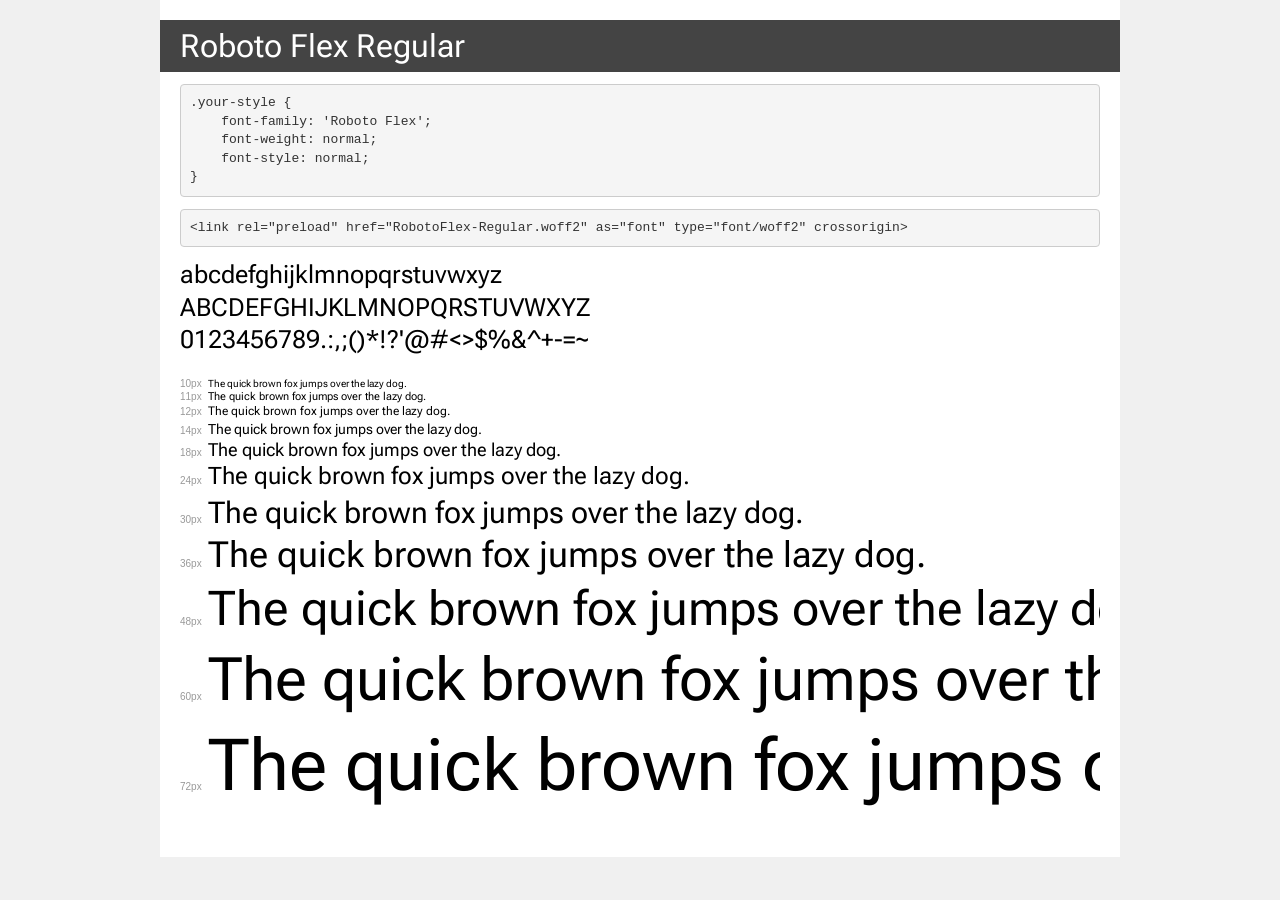
<file: assets/fonts/Roboto/Roboto Full Version/Web Fonts/Roboto Flex/demo.html>
<!DOCTYPE html>
<html lang="en">
<head>
    <meta charset="utf-8">
    <meta http-equiv="X-UA-Compatible" content="IE=edge">
    <meta name="viewport" content="width=device-width, initial-scale=1">
    <meta name="robots" content="noindex, noarchive">
    <meta name="format-detection" content="telephone=no">
    <title>Transfonter demo</title>
    <link href="stylesheet.css" rel="stylesheet">
    <style>
        /*
        http://meyerweb.com/eric/tools/css/reset/
        v2.0 | 20110126
        License: none (public domain)
        */
        html, body, div, span, applet, object, iframe,
        h1, h2, h3, h4, h5, h6, p, blockquote, pre,
        a, abbr, acronym, address, big, cite, code,
        del, dfn, em, img, ins, kbd, q, s, samp,
        small, strike, strong, sub, sup, tt, var,
        b, u, i, center,
        dl, dt, dd, ol, ul, li,
        fieldset, form, label, legend,
        table, caption, tbody, tfoot, thead, tr, th, td,
        article, aside, canvas, details, embed,
        figure, figcaption, footer, header, hgroup,
        menu, nav, output, ruby, section, summary,
        time, mark, audio, video {
            margin: 0;
            padding: 0;
            border: 0;
            font-size: 100%;
            font: inherit;
            vertical-align: baseline;
        }
        /* HTML5 display-role reset for older browsers */
        article, aside, details, figcaption, figure,
        footer, header, hgroup, menu, nav, section {
            display: block;
        }
        body {
            line-height: 1;
        }
        ol, ul {
            list-style: none;
        }
        blockquote, q {
            quotes: none;
        }
        blockquote:before, blockquote:after,
        q:before, q:after {
            content: '';
            content: none;
        }
        table {
            border-collapse: collapse;
            border-spacing: 0;
        }
        /* demo styles */
        body {
            background: #f0f0f0;
            color: #000;
        }
        .page {
            background: #fff;
            width: 920px;
            margin: 0 auto;
            padding: 20px 20px 0 20px;
            overflow: hidden;
        }
        .font-container {
            overflow-x: auto;
            overflow-y: hidden;
            margin-bottom: 40px;
            line-height: 1.3;
            white-space: nowrap;
            padding-bottom: 5px;
        }
        h1 {
            position: relative;
            background: #444;
            font-size: 32px;
            color: #fff;
            padding: 10px 20px;
            margin: 0 -20px 12px -20px;
        }
        .letters {
            font-size: 25px;
            margin-bottom: 20px;
        }
        .s10:before {
            content: '10px';
        }
        .s11:before {
            content: '11px';
        }
        .s12:before {
            content: '12px';
        }
        .s14:before {
            content: '14px';
        }
        .s18:before {
            content: '18px';
        }
        .s24:before {
            content: '24px';
        }
        .s30:before {
            content: '30px';
        }
        .s36:before {
            content: '36px';
        }
        .s48:before {
            content: '48px';
        }
        .s60:before {
            content: '60px';
        }
        .s72:before {
            content: '72px';
        }
        .s10:before, .s11:before, .s12:before, .s14:before,
        .s18:before, .s24:before, .s30:before, .s36:before,
        .s48:before, .s60:before, .s72:before {
            font-family: Arial, sans-serif;
            font-size: 10px;
            font-weight: normal;
            font-style: normal;
            color: #999;
            padding-right: 6px;
        }
        pre {
            display: block;
            padding: 9px;
            margin: 0 0 12px;
            font-family: Monaco, Menlo, Consolas, "Courier New", monospace;
            font-size: 13px;
            line-height: 1.428571429;
            color: #333;
            font-weight: normal;
            font-style: normal;
            background-color: #f5f5f5;
            border: 1px solid #ccc;
            overflow-x: auto;
            border-radius: 4px;
        }
        /* responsive */
        @media (max-width: 959px) {
            .page {
                width: auto;
                margin: 0;
            }
        }
    </style>
</head>
<body>
<div class="page">
    <div class="demo">
        <h1 style="font-family: 'Roboto Flex'; font-weight: normal; font-style: normal;">Roboto Flex Regular</h1>
        <pre title="Usage">.your-style {
    font-family: 'Roboto Flex';
    font-weight: normal;
    font-style: normal;
}</pre>
        <pre title="Preload (optional)">
&lt;link rel=&quot;preload&quot; href=&quot;RobotoFlex-Regular.woff2&quot; as=&quot;font&quot; type=&quot;font/woff2&quot; crossorigin&gt;</pre>
        <div class="font-container" style="font-family: 'Roboto Flex'; font-weight: normal; font-style: normal;">
            <p class="letters">
                abcdefghijklmnopqrstuvwxyz<br>
ABCDEFGHIJKLMNOPQRSTUVWXYZ<br>
                0123456789.:,;()*!?'@#&lt;&gt;$%&^+-=~
            </p>
            <p class="s10" style="font-size: 10px;">The quick brown fox jumps over the lazy dog.</p>
            <p class="s11" style="font-size: 11px;">The quick brown fox jumps over the lazy dog.</p>
            <p class="s12" style="font-size: 12px;">The quick brown fox jumps over the lazy dog.</p>
            <p class="s14" style="font-size: 14px;">The quick brown fox jumps over the lazy dog.</p>
            <p class="s18" style="font-size: 18px;">The quick brown fox jumps over the lazy dog.</p>
            <p class="s24" style="font-size: 24px;">The quick brown fox jumps over the lazy dog.</p>
            <p class="s30" style="font-size: 30px;">The quick brown fox jumps over the lazy dog.</p>
            <p class="s36" style="font-size: 36px;">The quick brown fox jumps over the lazy dog.</p>
            <p class="s48" style="font-size: 48px;">The quick brown fox jumps over the lazy dog.</p>
            <p class="s60" style="font-size: 60px;">The quick brown fox jumps over the lazy dog.</p>
            <p class="s72" style="font-size: 72px;">The quick brown fox jumps over the lazy dog.</p>
        </div>
    </div>

</div>
</body>
</html>
</file>
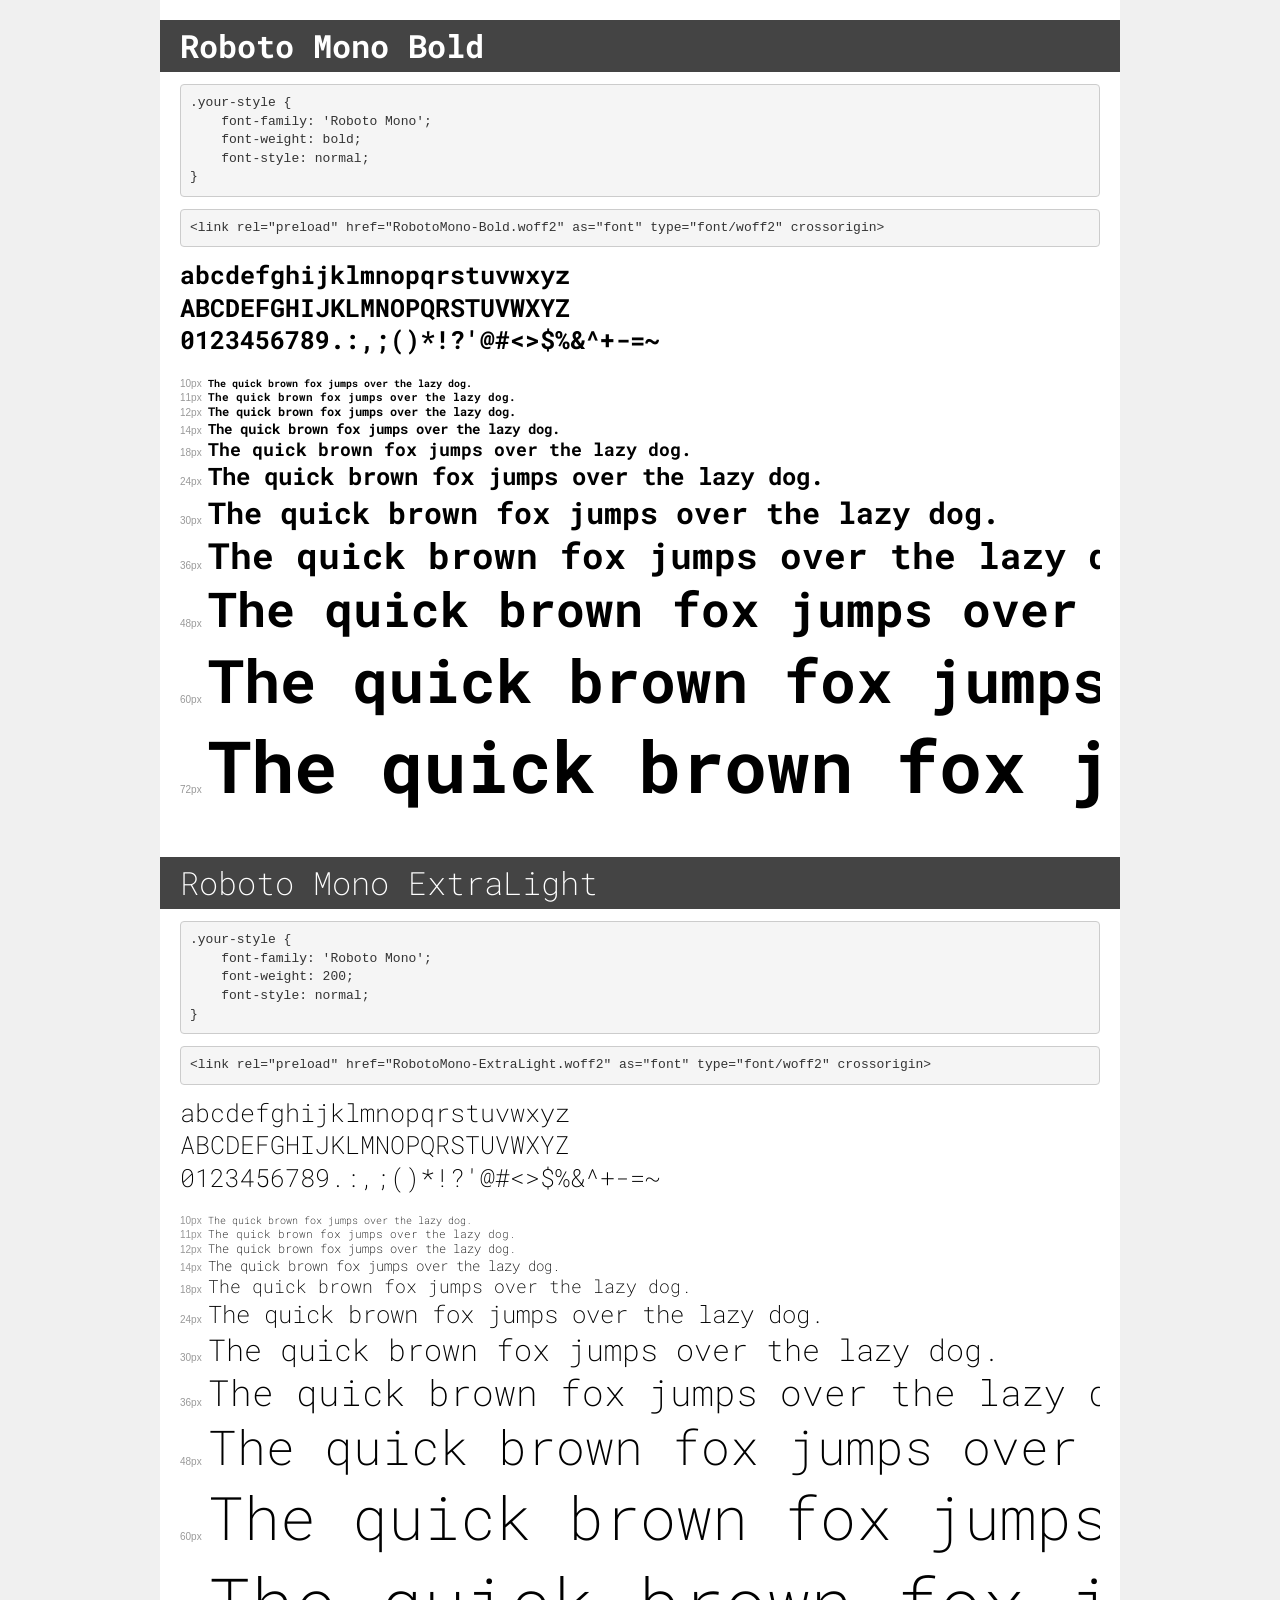
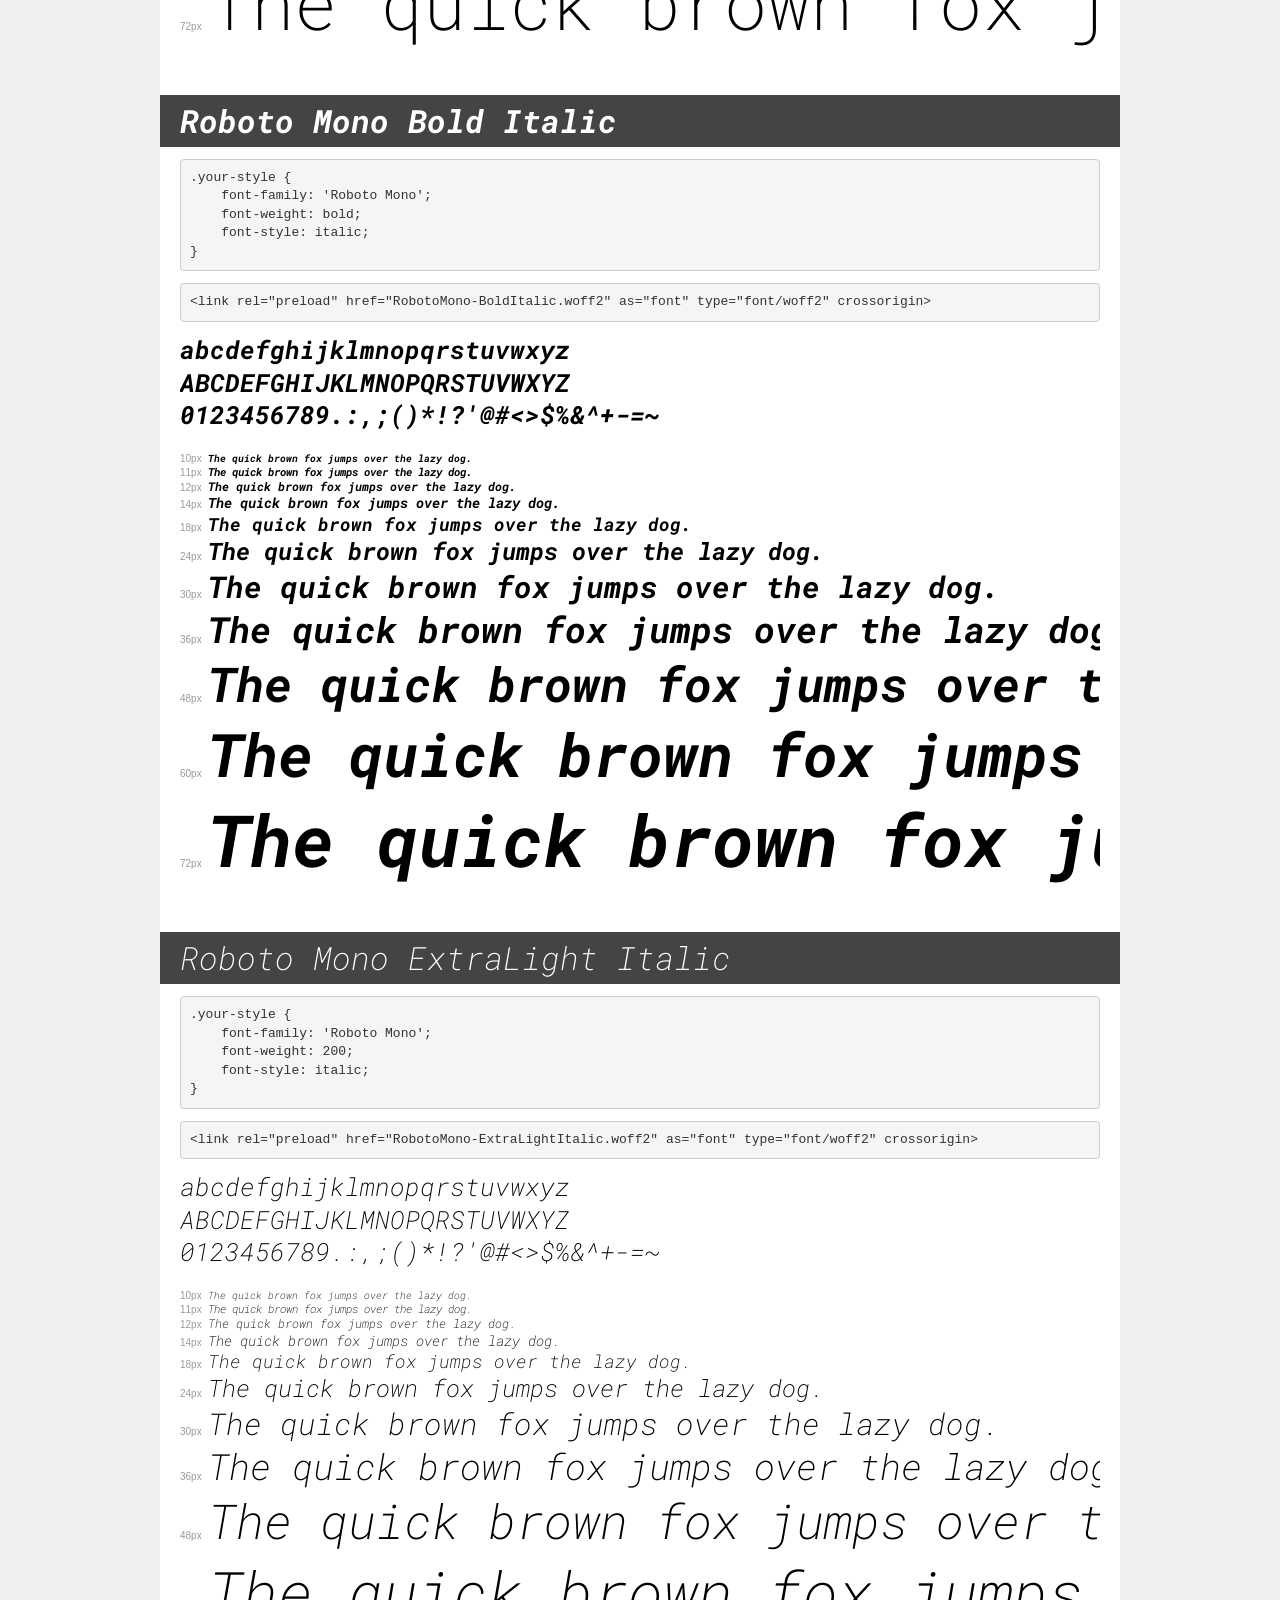
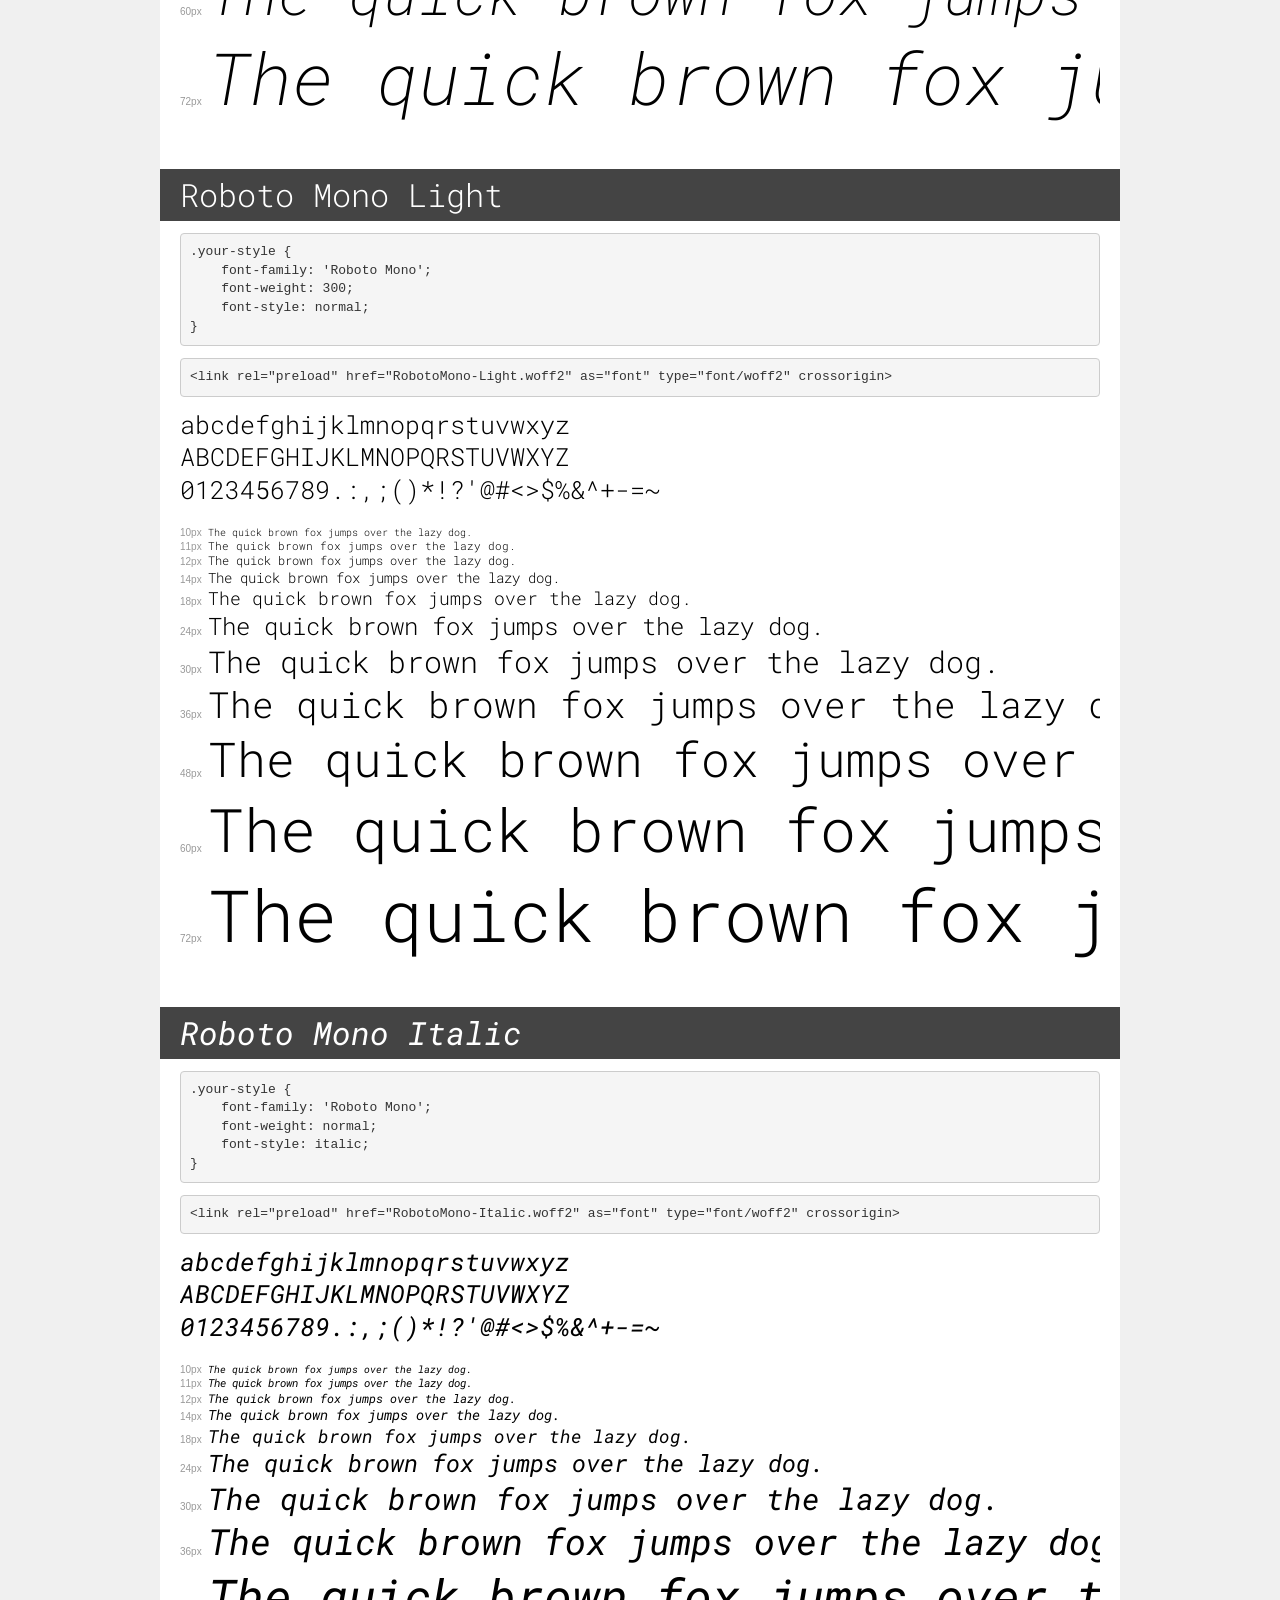
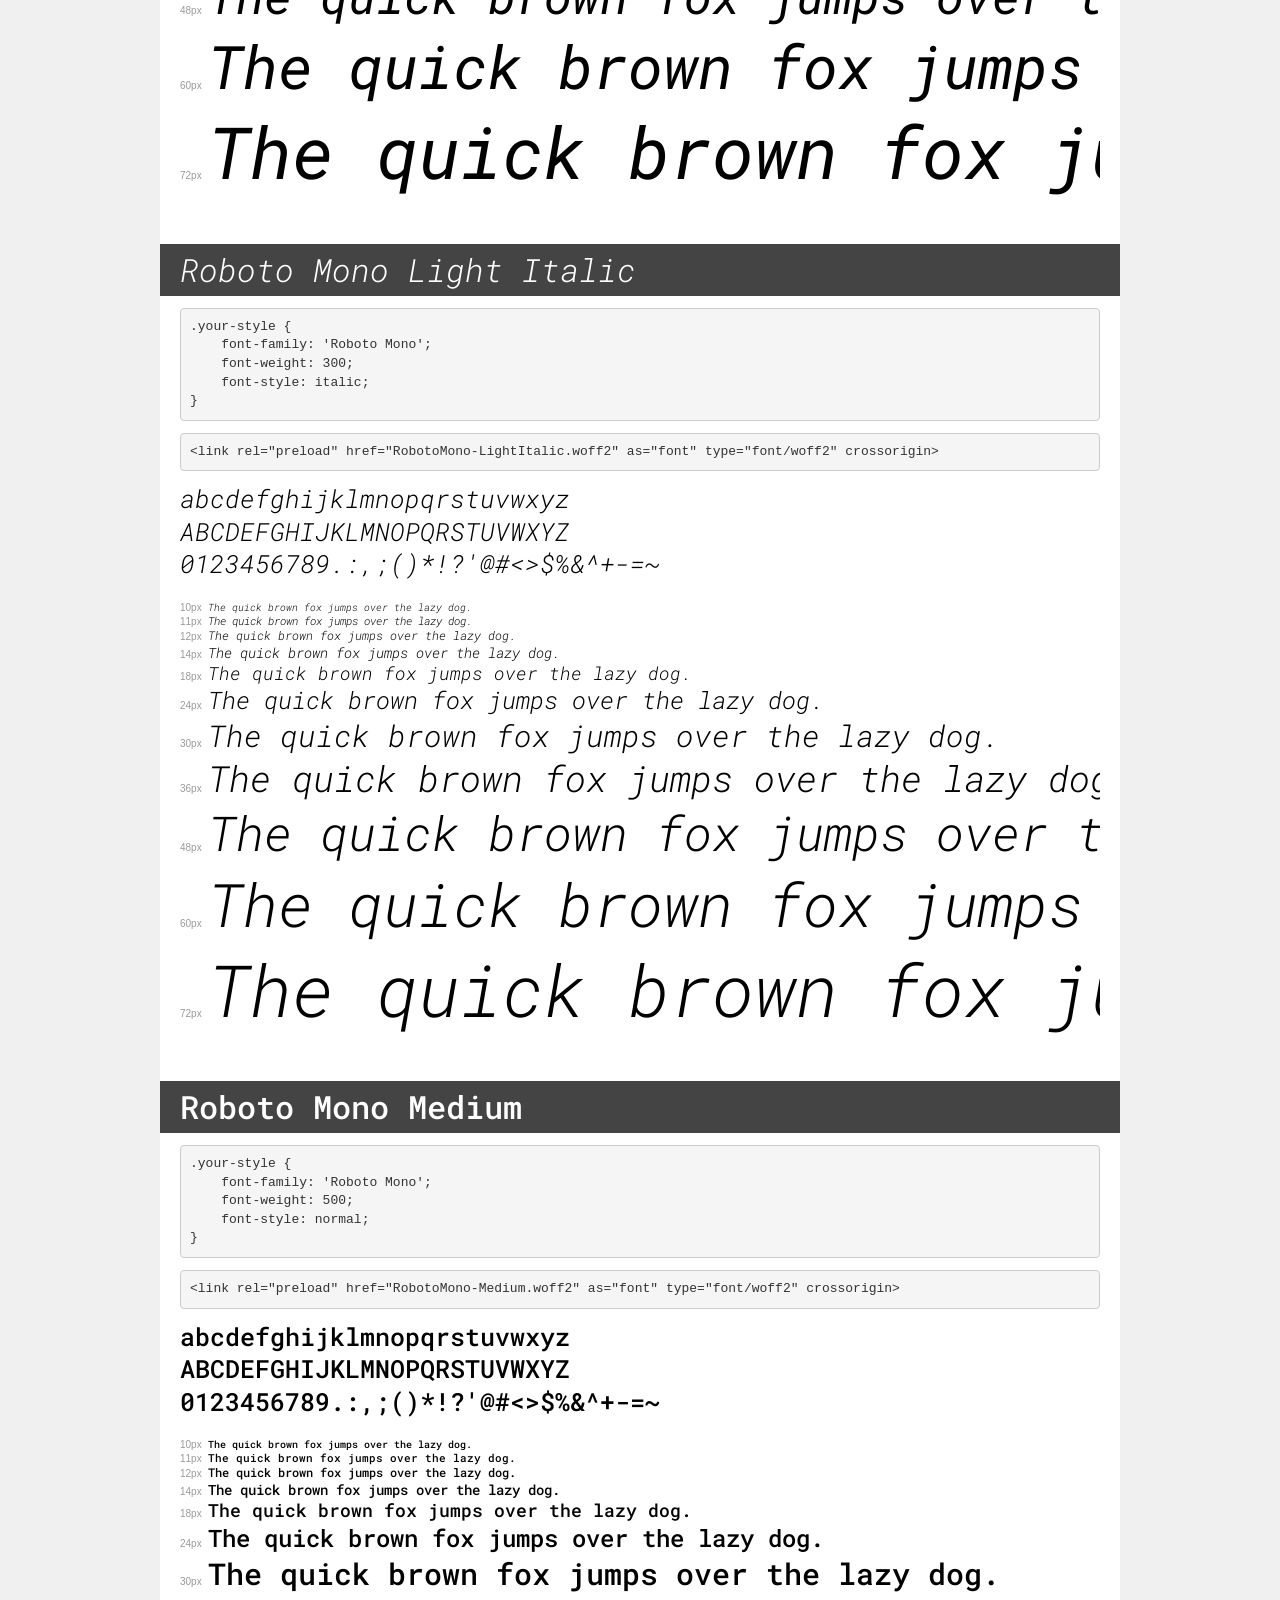
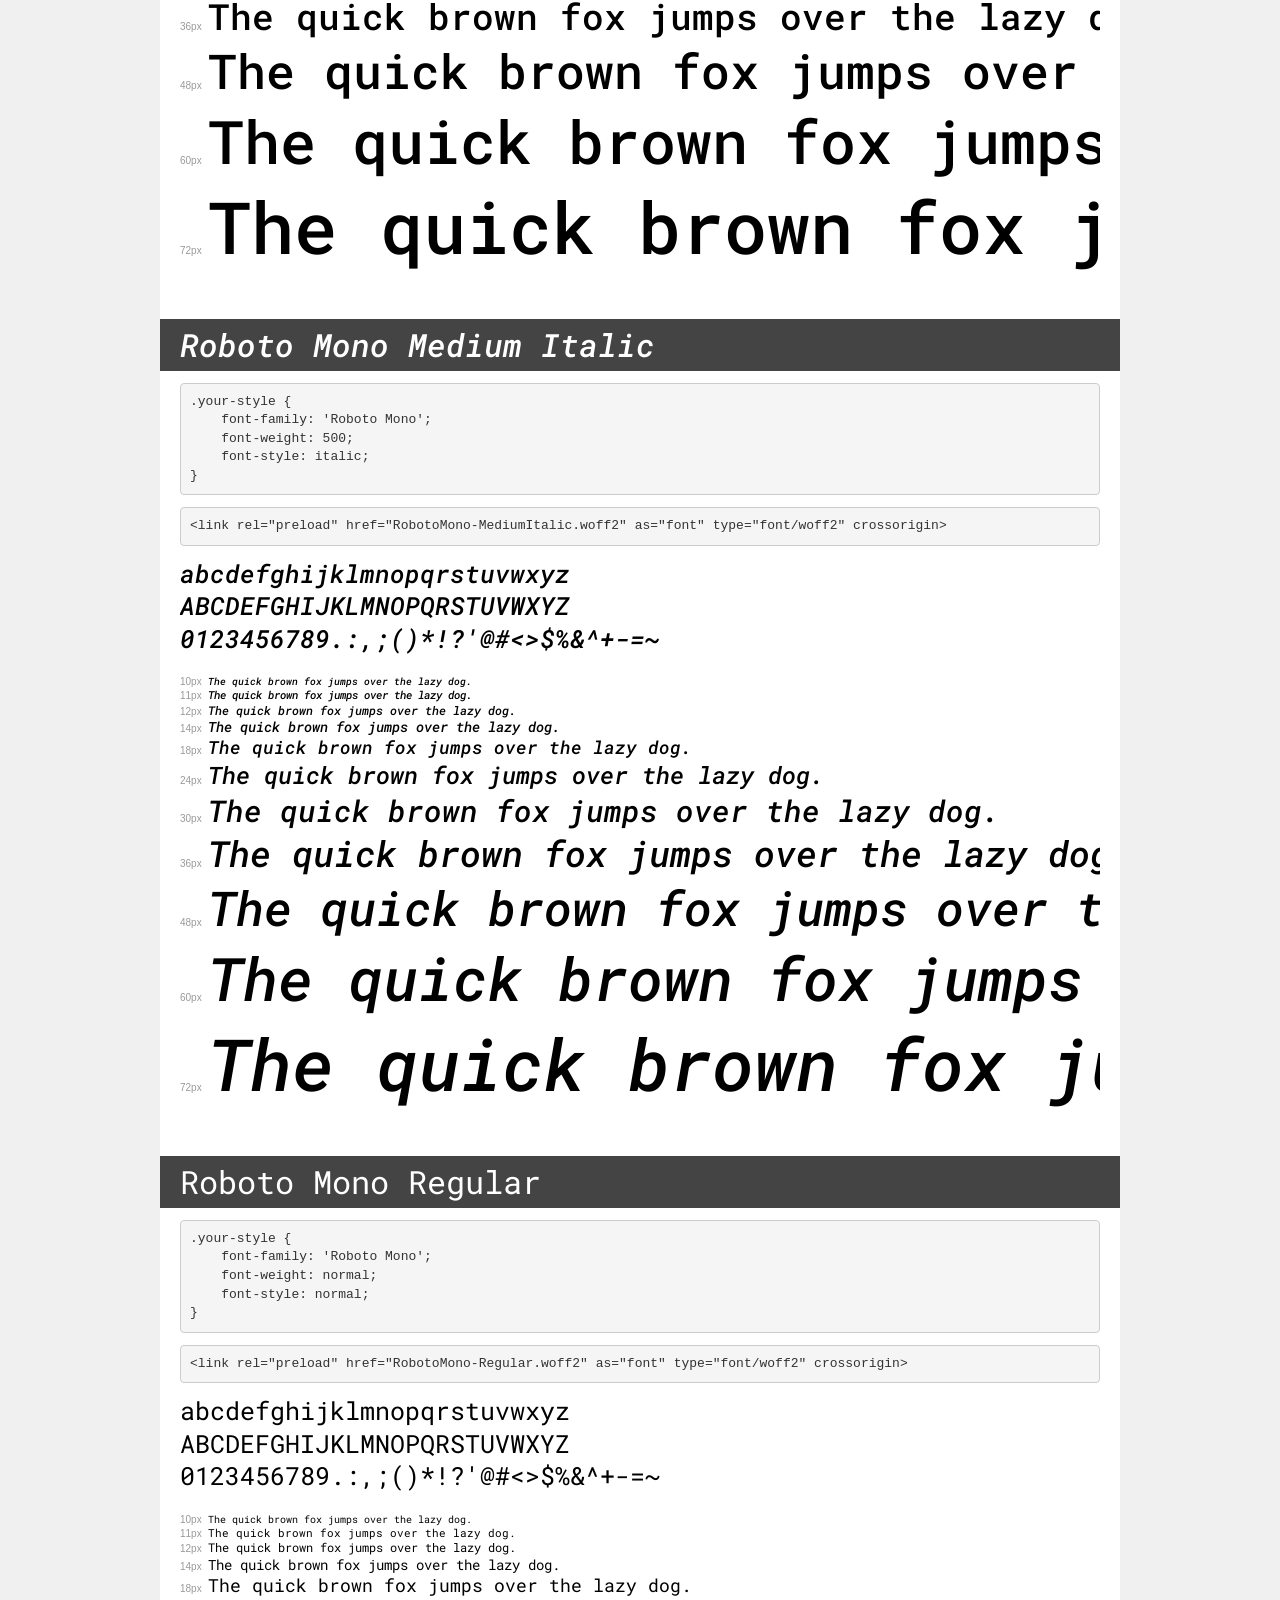
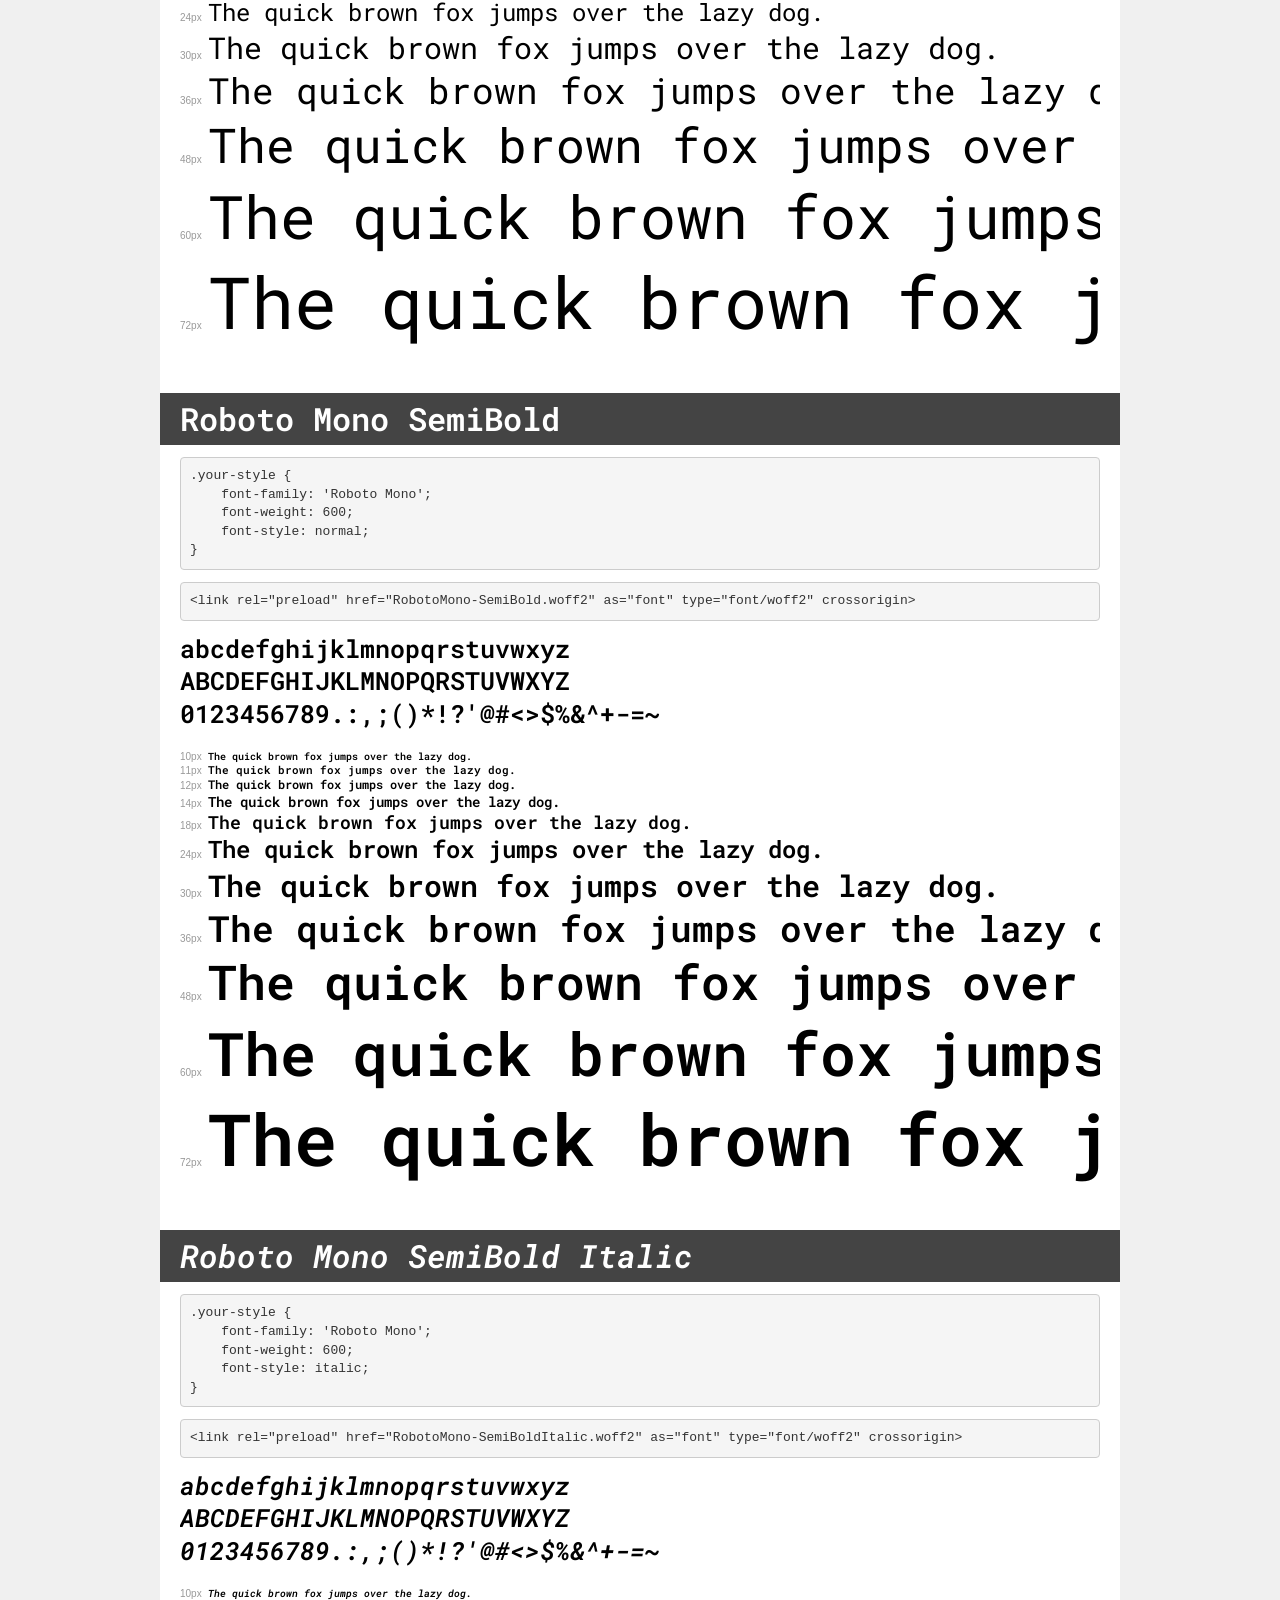
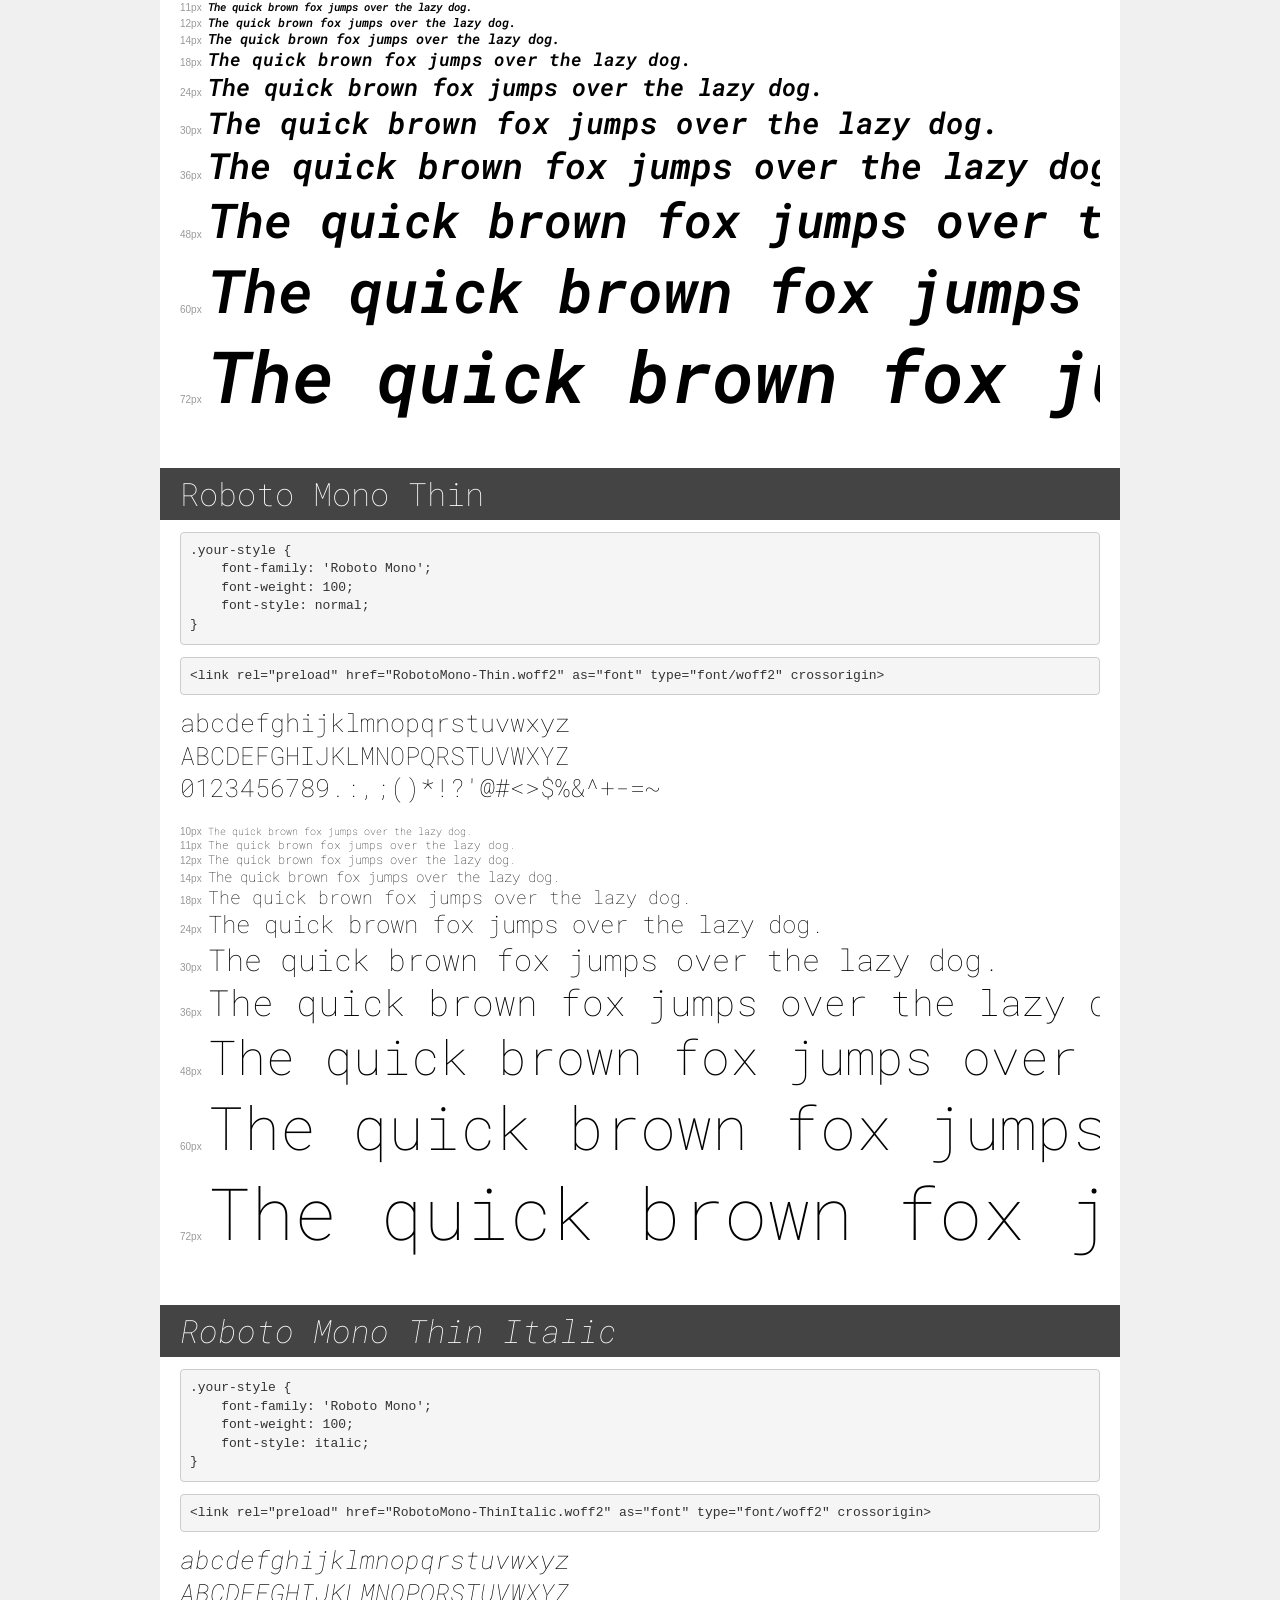
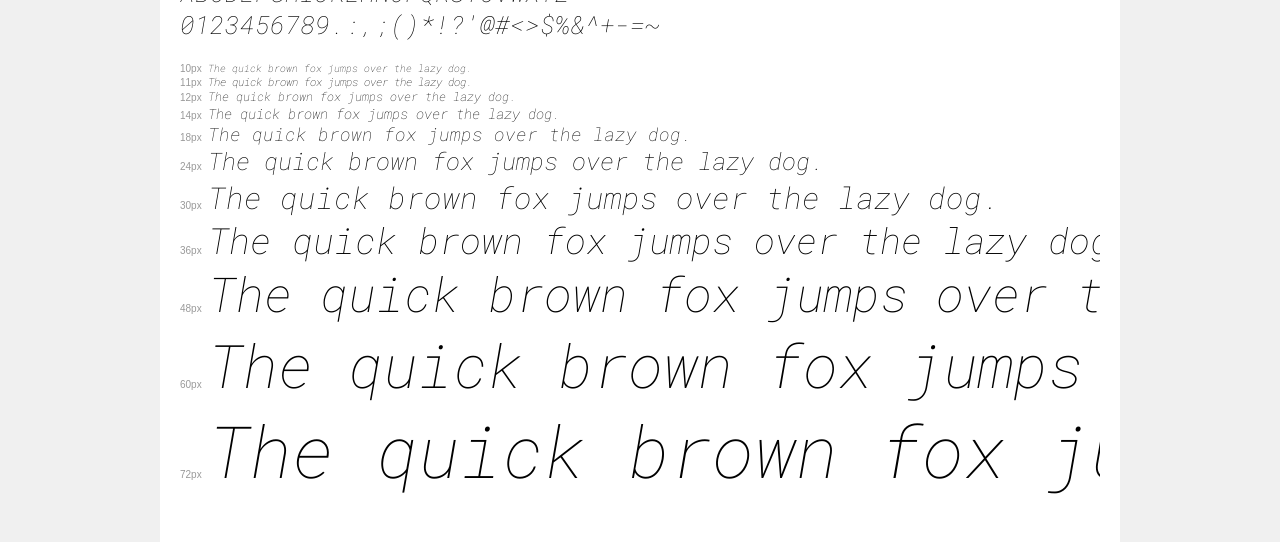
<file: assets/fonts/Roboto/Roboto Full Version/Web Fonts/Roboto Mono/demo.html>
<!DOCTYPE html>
<html lang="en">
<head>
    <meta charset="utf-8">
    <meta http-equiv="X-UA-Compatible" content="IE=edge">
    <meta name="viewport" content="width=device-width, initial-scale=1">
    <meta name="robots" content="noindex, noarchive">
    <meta name="format-detection" content="telephone=no">
    <title>Transfonter demo</title>
    <link href="stylesheet.css" rel="stylesheet">
    <style>
        /*
        http://meyerweb.com/eric/tools/css/reset/
        v2.0 | 20110126
        License: none (public domain)
        */
        html, body, div, span, applet, object, iframe,
        h1, h2, h3, h4, h5, h6, p, blockquote, pre,
        a, abbr, acronym, address, big, cite, code,
        del, dfn, em, img, ins, kbd, q, s, samp,
        small, strike, strong, sub, sup, tt, var,
        b, u, i, center,
        dl, dt, dd, ol, ul, li,
        fieldset, form, label, legend,
        table, caption, tbody, tfoot, thead, tr, th, td,
        article, aside, canvas, details, embed,
        figure, figcaption, footer, header, hgroup,
        menu, nav, output, ruby, section, summary,
        time, mark, audio, video {
            margin: 0;
            padding: 0;
            border: 0;
            font-size: 100%;
            font: inherit;
            vertical-align: baseline;
        }
        /* HTML5 display-role reset for older browsers */
        article, aside, details, figcaption, figure,
        footer, header, hgroup, menu, nav, section {
            display: block;
        }
        body {
            line-height: 1;
        }
        ol, ul {
            list-style: none;
        }
        blockquote, q {
            quotes: none;
        }
        blockquote:before, blockquote:after,
        q:before, q:after {
            content: '';
            content: none;
        }
        table {
            border-collapse: collapse;
            border-spacing: 0;
        }
        /* demo styles */
        body {
            background: #f0f0f0;
            color: #000;
        }
        .page {
            background: #fff;
            width: 920px;
            margin: 0 auto;
            padding: 20px 20px 0 20px;
            overflow: hidden;
        }
        .font-container {
            overflow-x: auto;
            overflow-y: hidden;
            margin-bottom: 40px;
            line-height: 1.3;
            white-space: nowrap;
            padding-bottom: 5px;
        }
        h1 {
            position: relative;
            background: #444;
            font-size: 32px;
            color: #fff;
            padding: 10px 20px;
            margin: 0 -20px 12px -20px;
        }
        .letters {
            font-size: 25px;
            margin-bottom: 20px;
        }
        .s10:before {
            content: '10px';
        }
        .s11:before {
            content: '11px';
        }
        .s12:before {
            content: '12px';
        }
        .s14:before {
            content: '14px';
        }
        .s18:before {
            content: '18px';
        }
        .s24:before {
            content: '24px';
        }
        .s30:before {
            content: '30px';
        }
        .s36:before {
            content: '36px';
        }
        .s48:before {
            content: '48px';
        }
        .s60:before {
            content: '60px';
        }
        .s72:before {
            content: '72px';
        }
        .s10:before, .s11:before, .s12:before, .s14:before,
        .s18:before, .s24:before, .s30:before, .s36:before,
        .s48:before, .s60:before, .s72:before {
            font-family: Arial, sans-serif;
            font-size: 10px;
            font-weight: normal;
            font-style: normal;
            color: #999;
            padding-right: 6px;
        }
        pre {
            display: block;
            padding: 9px;
            margin: 0 0 12px;
            font-family: Monaco, Menlo, Consolas, "Courier New", monospace;
            font-size: 13px;
            line-height: 1.428571429;
            color: #333;
            font-weight: normal;
            font-style: normal;
            background-color: #f5f5f5;
            border: 1px solid #ccc;
            overflow-x: auto;
            border-radius: 4px;
        }
        /* responsive */
        @media (max-width: 959px) {
            .page {
                width: auto;
                margin: 0;
            }
        }
    </style>
</head>
<body>
<div class="page">
    <div class="demo">
        <h1 style="font-family: 'Roboto Mono'; font-weight: bold; font-style: normal;">Roboto Mono Bold</h1>
        <pre title="Usage">.your-style {
    font-family: 'Roboto Mono';
    font-weight: bold;
    font-style: normal;
}</pre>
        <pre title="Preload (optional)">
&lt;link rel=&quot;preload&quot; href=&quot;RobotoMono-Bold.woff2&quot; as=&quot;font&quot; type=&quot;font/woff2&quot; crossorigin&gt;</pre>
        <div class="font-container" style="font-family: 'Roboto Mono'; font-weight: bold; font-style: normal;">
            <p class="letters">
                abcdefghijklmnopqrstuvwxyz<br>
ABCDEFGHIJKLMNOPQRSTUVWXYZ<br>
                0123456789.:,;()*!?'@#&lt;&gt;$%&^+-=~
            </p>
            <p class="s10" style="font-size: 10px;">The quick brown fox jumps over the lazy dog.</p>
            <p class="s11" style="font-size: 11px;">The quick brown fox jumps over the lazy dog.</p>
            <p class="s12" style="font-size: 12px;">The quick brown fox jumps over the lazy dog.</p>
            <p class="s14" style="font-size: 14px;">The quick brown fox jumps over the lazy dog.</p>
            <p class="s18" style="font-size: 18px;">The quick brown fox jumps over the lazy dog.</p>
            <p class="s24" style="font-size: 24px;">The quick brown fox jumps over the lazy dog.</p>
            <p class="s30" style="font-size: 30px;">The quick brown fox jumps over the lazy dog.</p>
            <p class="s36" style="font-size: 36px;">The quick brown fox jumps over the lazy dog.</p>
            <p class="s48" style="font-size: 48px;">The quick brown fox jumps over the lazy dog.</p>
            <p class="s60" style="font-size: 60px;">The quick brown fox jumps over the lazy dog.</p>
            <p class="s72" style="font-size: 72px;">The quick brown fox jumps over the lazy dog.</p>
        </div>
    </div>

    <div class="demo">
        <h1 style="font-family: 'Roboto Mono'; font-weight: 200; font-style: normal;">Roboto Mono ExtraLight</h1>
        <pre title="Usage">.your-style {
    font-family: 'Roboto Mono';
    font-weight: 200;
    font-style: normal;
}</pre>
        <pre title="Preload (optional)">
&lt;link rel=&quot;preload&quot; href=&quot;RobotoMono-ExtraLight.woff2&quot; as=&quot;font&quot; type=&quot;font/woff2&quot; crossorigin&gt;</pre>
        <div class="font-container" style="font-family: 'Roboto Mono'; font-weight: 200; font-style: normal;">
            <p class="letters">
                abcdefghijklmnopqrstuvwxyz<br>
ABCDEFGHIJKLMNOPQRSTUVWXYZ<br>
                0123456789.:,;()*!?'@#&lt;&gt;$%&^+-=~
            </p>
            <p class="s10" style="font-size: 10px;">The quick brown fox jumps over the lazy dog.</p>
            <p class="s11" style="font-size: 11px;">The quick brown fox jumps over the lazy dog.</p>
            <p class="s12" style="font-size: 12px;">The quick brown fox jumps over the lazy dog.</p>
            <p class="s14" style="font-size: 14px;">The quick brown fox jumps over the lazy dog.</p>
            <p class="s18" style="font-size: 18px;">The quick brown fox jumps over the lazy dog.</p>
            <p class="s24" style="font-size: 24px;">The quick brown fox jumps over the lazy dog.</p>
            <p class="s30" style="font-size: 30px;">The quick brown fox jumps over the lazy dog.</p>
            <p class="s36" style="font-size: 36px;">The quick brown fox jumps over the lazy dog.</p>
            <p class="s48" style="font-size: 48px;">The quick brown fox jumps over the lazy dog.</p>
            <p class="s60" style="font-size: 60px;">The quick brown fox jumps over the lazy dog.</p>
            <p class="s72" style="font-size: 72px;">The quick brown fox jumps over the lazy dog.</p>
        </div>
    </div>

    <div class="demo">
        <h1 style="font-family: 'Roboto Mono'; font-weight: bold; font-style: italic;">Roboto Mono Bold Italic</h1>
        <pre title="Usage">.your-style {
    font-family: 'Roboto Mono';
    font-weight: bold;
    font-style: italic;
}</pre>
        <pre title="Preload (optional)">
&lt;link rel=&quot;preload&quot; href=&quot;RobotoMono-BoldItalic.woff2&quot; as=&quot;font&quot; type=&quot;font/woff2&quot; crossorigin&gt;</pre>
        <div class="font-container" style="font-family: 'Roboto Mono'; font-weight: bold; font-style: italic;">
            <p class="letters">
                abcdefghijklmnopqrstuvwxyz<br>
ABCDEFGHIJKLMNOPQRSTUVWXYZ<br>
                0123456789.:,;()*!?'@#&lt;&gt;$%&^+-=~
            </p>
            <p class="s10" style="font-size: 10px;">The quick brown fox jumps over the lazy dog.</p>
            <p class="s11" style="font-size: 11px;">The quick brown fox jumps over the lazy dog.</p>
            <p class="s12" style="font-size: 12px;">The quick brown fox jumps over the lazy dog.</p>
            <p class="s14" style="font-size: 14px;">The quick brown fox jumps over the lazy dog.</p>
            <p class="s18" style="font-size: 18px;">The quick brown fox jumps over the lazy dog.</p>
            <p class="s24" style="font-size: 24px;">The quick brown fox jumps over the lazy dog.</p>
            <p class="s30" style="font-size: 30px;">The quick brown fox jumps over the lazy dog.</p>
            <p class="s36" style="font-size: 36px;">The quick brown fox jumps over the lazy dog.</p>
            <p class="s48" style="font-size: 48px;">The quick brown fox jumps over the lazy dog.</p>
            <p class="s60" style="font-size: 60px;">The quick brown fox jumps over the lazy dog.</p>
            <p class="s72" style="font-size: 72px;">The quick brown fox jumps over the lazy dog.</p>
        </div>
    </div>

    <div class="demo">
        <h1 style="font-family: 'Roboto Mono'; font-weight: 200; font-style: italic;">Roboto Mono ExtraLight Italic</h1>
        <pre title="Usage">.your-style {
    font-family: 'Roboto Mono';
    font-weight: 200;
    font-style: italic;
}</pre>
        <pre title="Preload (optional)">
&lt;link rel=&quot;preload&quot; href=&quot;RobotoMono-ExtraLightItalic.woff2&quot; as=&quot;font&quot; type=&quot;font/woff2&quot; crossorigin&gt;</pre>
        <div class="font-container" style="font-family: 'Roboto Mono'; font-weight: 200; font-style: italic;">
            <p class="letters">
                abcdefghijklmnopqrstuvwxyz<br>
ABCDEFGHIJKLMNOPQRSTUVWXYZ<br>
                0123456789.:,;()*!?'@#&lt;&gt;$%&^+-=~
            </p>
            <p class="s10" style="font-size: 10px;">The quick brown fox jumps over the lazy dog.</p>
            <p class="s11" style="font-size: 11px;">The quick brown fox jumps over the lazy dog.</p>
            <p class="s12" style="font-size: 12px;">The quick brown fox jumps over the lazy dog.</p>
            <p class="s14" style="font-size: 14px;">The quick brown fox jumps over the lazy dog.</p>
            <p class="s18" style="font-size: 18px;">The quick brown fox jumps over the lazy dog.</p>
            <p class="s24" style="font-size: 24px;">The quick brown fox jumps over the lazy dog.</p>
            <p class="s30" style="font-size: 30px;">The quick brown fox jumps over the lazy dog.</p>
            <p class="s36" style="font-size: 36px;">The quick brown fox jumps over the lazy dog.</p>
            <p class="s48" style="font-size: 48px;">The quick brown fox jumps over the lazy dog.</p>
            <p class="s60" style="font-size: 60px;">The quick brown fox jumps over the lazy dog.</p>
            <p class="s72" style="font-size: 72px;">The quick brown fox jumps over the lazy dog.</p>
        </div>
    </div>

    <div class="demo">
        <h1 style="font-family: 'Roboto Mono'; font-weight: 300; font-style: normal;">Roboto Mono Light</h1>
        <pre title="Usage">.your-style {
    font-family: 'Roboto Mono';
    font-weight: 300;
    font-style: normal;
}</pre>
        <pre title="Preload (optional)">
&lt;link rel=&quot;preload&quot; href=&quot;RobotoMono-Light.woff2&quot; as=&quot;font&quot; type=&quot;font/woff2&quot; crossorigin&gt;</pre>
        <div class="font-container" style="font-family: 'Roboto Mono'; font-weight: 300; font-style: normal;">
            <p class="letters">
                abcdefghijklmnopqrstuvwxyz<br>
ABCDEFGHIJKLMNOPQRSTUVWXYZ<br>
                0123456789.:,;()*!?'@#&lt;&gt;$%&^+-=~
            </p>
            <p class="s10" style="font-size: 10px;">The quick brown fox jumps over the lazy dog.</p>
            <p class="s11" style="font-size: 11px;">The quick brown fox jumps over the lazy dog.</p>
            <p class="s12" style="font-size: 12px;">The quick brown fox jumps over the lazy dog.</p>
            <p class="s14" style="font-size: 14px;">The quick brown fox jumps over the lazy dog.</p>
            <p class="s18" style="font-size: 18px;">The quick brown fox jumps over the lazy dog.</p>
            <p class="s24" style="font-size: 24px;">The quick brown fox jumps over the lazy dog.</p>
            <p class="s30" style="font-size: 30px;">The quick brown fox jumps over the lazy dog.</p>
            <p class="s36" style="font-size: 36px;">The quick brown fox jumps over the lazy dog.</p>
            <p class="s48" style="font-size: 48px;">The quick brown fox jumps over the lazy dog.</p>
            <p class="s60" style="font-size: 60px;">The quick brown fox jumps over the lazy dog.</p>
            <p class="s72" style="font-size: 72px;">The quick brown fox jumps over the lazy dog.</p>
        </div>
    </div>

    <div class="demo">
        <h1 style="font-family: 'Roboto Mono'; font-weight: normal; font-style: italic;">Roboto Mono Italic</h1>
        <pre title="Usage">.your-style {
    font-family: 'Roboto Mono';
    font-weight: normal;
    font-style: italic;
}</pre>
        <pre title="Preload (optional)">
&lt;link rel=&quot;preload&quot; href=&quot;RobotoMono-Italic.woff2&quot; as=&quot;font&quot; type=&quot;font/woff2&quot; crossorigin&gt;</pre>
        <div class="font-container" style="font-family: 'Roboto Mono'; font-weight: normal; font-style: italic;">
            <p class="letters">
                abcdefghijklmnopqrstuvwxyz<br>
ABCDEFGHIJKLMNOPQRSTUVWXYZ<br>
                0123456789.:,;()*!?'@#&lt;&gt;$%&^+-=~
            </p>
            <p class="s10" style="font-size: 10px;">The quick brown fox jumps over the lazy dog.</p>
            <p class="s11" style="font-size: 11px;">The quick brown fox jumps over the lazy dog.</p>
            <p class="s12" style="font-size: 12px;">The quick brown fox jumps over the lazy dog.</p>
            <p class="s14" style="font-size: 14px;">The quick brown fox jumps over the lazy dog.</p>
            <p class="s18" style="font-size: 18px;">The quick brown fox jumps over the lazy dog.</p>
            <p class="s24" style="font-size: 24px;">The quick brown fox jumps over the lazy dog.</p>
            <p class="s30" style="font-size: 30px;">The quick brown fox jumps over the lazy dog.</p>
            <p class="s36" style="font-size: 36px;">The quick brown fox jumps over the lazy dog.</p>
            <p class="s48" style="font-size: 48px;">The quick brown fox jumps over the lazy dog.</p>
            <p class="s60" style="font-size: 60px;">The quick brown fox jumps over the lazy dog.</p>
            <p class="s72" style="font-size: 72px;">The quick brown fox jumps over the lazy dog.</p>
        </div>
    </div>

    <div class="demo">
        <h1 style="font-family: 'Roboto Mono'; font-weight: 300; font-style: italic;">Roboto Mono Light Italic</h1>
        <pre title="Usage">.your-style {
    font-family: 'Roboto Mono';
    font-weight: 300;
    font-style: italic;
}</pre>
        <pre title="Preload (optional)">
&lt;link rel=&quot;preload&quot; href=&quot;RobotoMono-LightItalic.woff2&quot; as=&quot;font&quot; type=&quot;font/woff2&quot; crossorigin&gt;</pre>
        <div class="font-container" style="font-family: 'Roboto Mono'; font-weight: 300; font-style: italic;">
            <p class="letters">
                abcdefghijklmnopqrstuvwxyz<br>
ABCDEFGHIJKLMNOPQRSTUVWXYZ<br>
                0123456789.:,;()*!?'@#&lt;&gt;$%&^+-=~
            </p>
            <p class="s10" style="font-size: 10px;">The quick brown fox jumps over the lazy dog.</p>
            <p class="s11" style="font-size: 11px;">The quick brown fox jumps over the lazy dog.</p>
            <p class="s12" style="font-size: 12px;">The quick brown fox jumps over the lazy dog.</p>
            <p class="s14" style="font-size: 14px;">The quick brown fox jumps over the lazy dog.</p>
            <p class="s18" style="font-size: 18px;">The quick brown fox jumps over the lazy dog.</p>
            <p class="s24" style="font-size: 24px;">The quick brown fox jumps over the lazy dog.</p>
            <p class="s30" style="font-size: 30px;">The quick brown fox jumps over the lazy dog.</p>
            <p class="s36" style="font-size: 36px;">The quick brown fox jumps over the lazy dog.</p>
            <p class="s48" style="font-size: 48px;">The quick brown fox jumps over the lazy dog.</p>
            <p class="s60" style="font-size: 60px;">The quick brown fox jumps over the lazy dog.</p>
            <p class="s72" style="font-size: 72px;">The quick brown fox jumps over the lazy dog.</p>
        </div>
    </div>

    <div class="demo">
        <h1 style="font-family: 'Roboto Mono'; font-weight: 500; font-style: normal;">Roboto Mono Medium</h1>
        <pre title="Usage">.your-style {
    font-family: 'Roboto Mono';
    font-weight: 500;
    font-style: normal;
}</pre>
        <pre title="Preload (optional)">
&lt;link rel=&quot;preload&quot; href=&quot;RobotoMono-Medium.woff2&quot; as=&quot;font&quot; type=&quot;font/woff2&quot; crossorigin&gt;</pre>
        <div class="font-container" style="font-family: 'Roboto Mono'; font-weight: 500; font-style: normal;">
            <p class="letters">
                abcdefghijklmnopqrstuvwxyz<br>
ABCDEFGHIJKLMNOPQRSTUVWXYZ<br>
                0123456789.:,;()*!?'@#&lt;&gt;$%&^+-=~
            </p>
            <p class="s10" style="font-size: 10px;">The quick brown fox jumps over the lazy dog.</p>
            <p class="s11" style="font-size: 11px;">The quick brown fox jumps over the lazy dog.</p>
            <p class="s12" style="font-size: 12px;">The quick brown fox jumps over the lazy dog.</p>
            <p class="s14" style="font-size: 14px;">The quick brown fox jumps over the lazy dog.</p>
            <p class="s18" style="font-size: 18px;">The quick brown fox jumps over the lazy dog.</p>
            <p class="s24" style="font-size: 24px;">The quick brown fox jumps over the lazy dog.</p>
            <p class="s30" style="font-size: 30px;">The quick brown fox jumps over the lazy dog.</p>
            <p class="s36" style="font-size: 36px;">The quick brown fox jumps over the lazy dog.</p>
            <p class="s48" style="font-size: 48px;">The quick brown fox jumps over the lazy dog.</p>
            <p class="s60" style="font-size: 60px;">The quick brown fox jumps over the lazy dog.</p>
            <p class="s72" style="font-size: 72px;">The quick brown fox jumps over the lazy dog.</p>
        </div>
    </div>

    <div class="demo">
        <h1 style="font-family: 'Roboto Mono'; font-weight: 500; font-style: italic;">Roboto Mono Medium Italic</h1>
        <pre title="Usage">.your-style {
    font-family: 'Roboto Mono';
    font-weight: 500;
    font-style: italic;
}</pre>
        <pre title="Preload (optional)">
&lt;link rel=&quot;preload&quot; href=&quot;RobotoMono-MediumItalic.woff2&quot; as=&quot;font&quot; type=&quot;font/woff2&quot; crossorigin&gt;</pre>
        <div class="font-container" style="font-family: 'Roboto Mono'; font-weight: 500; font-style: italic;">
            <p class="letters">
                abcdefghijklmnopqrstuvwxyz<br>
ABCDEFGHIJKLMNOPQRSTUVWXYZ<br>
                0123456789.:,;()*!?'@#&lt;&gt;$%&^+-=~
            </p>
            <p class="s10" style="font-size: 10px;">The quick brown fox jumps over the lazy dog.</p>
            <p class="s11" style="font-size: 11px;">The quick brown fox jumps over the lazy dog.</p>
            <p class="s12" style="font-size: 12px;">The quick brown fox jumps over the lazy dog.</p>
            <p class="s14" style="font-size: 14px;">The quick brown fox jumps over the lazy dog.</p>
            <p class="s18" style="font-size: 18px;">The quick brown fox jumps over the lazy dog.</p>
            <p class="s24" style="font-size: 24px;">The quick brown fox jumps over the lazy dog.</p>
            <p class="s30" style="font-size: 30px;">The quick brown fox jumps over the lazy dog.</p>
            <p class="s36" style="font-size: 36px;">The quick brown fox jumps over the lazy dog.</p>
            <p class="s48" style="font-size: 48px;">The quick brown fox jumps over the lazy dog.</p>
            <p class="s60" style="font-size: 60px;">The quick brown fox jumps over the lazy dog.</p>
            <p class="s72" style="font-size: 72px;">The quick brown fox jumps over the lazy dog.</p>
        </div>
    </div>

    <div class="demo">
        <h1 style="font-family: 'Roboto Mono'; font-weight: normal; font-style: normal;">Roboto Mono Regular</h1>
        <pre title="Usage">.your-style {
    font-family: 'Roboto Mono';
    font-weight: normal;
    font-style: normal;
}</pre>
        <pre title="Preload (optional)">
&lt;link rel=&quot;preload&quot; href=&quot;RobotoMono-Regular.woff2&quot; as=&quot;font&quot; type=&quot;font/woff2&quot; crossorigin&gt;</pre>
        <div class="font-container" style="font-family: 'Roboto Mono'; font-weight: normal; font-style: normal;">
            <p class="letters">
                abcdefghijklmnopqrstuvwxyz<br>
ABCDEFGHIJKLMNOPQRSTUVWXYZ<br>
                0123456789.:,;()*!?'@#&lt;&gt;$%&^+-=~
            </p>
            <p class="s10" style="font-size: 10px;">The quick brown fox jumps over the lazy dog.</p>
            <p class="s11" style="font-size: 11px;">The quick brown fox jumps over the lazy dog.</p>
            <p class="s12" style="font-size: 12px;">The quick brown fox jumps over the lazy dog.</p>
            <p class="s14" style="font-size: 14px;">The quick brown fox jumps over the lazy dog.</p>
            <p class="s18" style="font-size: 18px;">The quick brown fox jumps over the lazy dog.</p>
            <p class="s24" style="font-size: 24px;">The quick brown fox jumps over the lazy dog.</p>
            <p class="s30" style="font-size: 30px;">The quick brown fox jumps over the lazy dog.</p>
            <p class="s36" style="font-size: 36px;">The quick brown fox jumps over the lazy dog.</p>
            <p class="s48" style="font-size: 48px;">The quick brown fox jumps over the lazy dog.</p>
            <p class="s60" style="font-size: 60px;">The quick brown fox jumps over the lazy dog.</p>
            <p class="s72" style="font-size: 72px;">The quick brown fox jumps over the lazy dog.</p>
        </div>
    </div>

    <div class="demo">
        <h1 style="font-family: 'Roboto Mono'; font-weight: 600; font-style: normal;">Roboto Mono SemiBold</h1>
        <pre title="Usage">.your-style {
    font-family: 'Roboto Mono';
    font-weight: 600;
    font-style: normal;
}</pre>
        <pre title="Preload (optional)">
&lt;link rel=&quot;preload&quot; href=&quot;RobotoMono-SemiBold.woff2&quot; as=&quot;font&quot; type=&quot;font/woff2&quot; crossorigin&gt;</pre>
        <div class="font-container" style="font-family: 'Roboto Mono'; font-weight: 600; font-style: normal;">
            <p class="letters">
                abcdefghijklmnopqrstuvwxyz<br>
ABCDEFGHIJKLMNOPQRSTUVWXYZ<br>
                0123456789.:,;()*!?'@#&lt;&gt;$%&^+-=~
            </p>
            <p class="s10" style="font-size: 10px;">The quick brown fox jumps over the lazy dog.</p>
            <p class="s11" style="font-size: 11px;">The quick brown fox jumps over the lazy dog.</p>
            <p class="s12" style="font-size: 12px;">The quick brown fox jumps over the lazy dog.</p>
            <p class="s14" style="font-size: 14px;">The quick brown fox jumps over the lazy dog.</p>
            <p class="s18" style="font-size: 18px;">The quick brown fox jumps over the lazy dog.</p>
            <p class="s24" style="font-size: 24px;">The quick brown fox jumps over the lazy dog.</p>
            <p class="s30" style="font-size: 30px;">The quick brown fox jumps over the lazy dog.</p>
            <p class="s36" style="font-size: 36px;">The quick brown fox jumps over the lazy dog.</p>
            <p class="s48" style="font-size: 48px;">The quick brown fox jumps over the lazy dog.</p>
            <p class="s60" style="font-size: 60px;">The quick brown fox jumps over the lazy dog.</p>
            <p class="s72" style="font-size: 72px;">The quick brown fox jumps over the lazy dog.</p>
        </div>
    </div>

    <div class="demo">
        <h1 style="font-family: 'Roboto Mono'; font-weight: 600; font-style: italic;">Roboto Mono SemiBold Italic</h1>
        <pre title="Usage">.your-style {
    font-family: 'Roboto Mono';
    font-weight: 600;
    font-style: italic;
}</pre>
        <pre title="Preload (optional)">
&lt;link rel=&quot;preload&quot; href=&quot;RobotoMono-SemiBoldItalic.woff2&quot; as=&quot;font&quot; type=&quot;font/woff2&quot; crossorigin&gt;</pre>
        <div class="font-container" style="font-family: 'Roboto Mono'; font-weight: 600; font-style: italic;">
            <p class="letters">
                abcdefghijklmnopqrstuvwxyz<br>
ABCDEFGHIJKLMNOPQRSTUVWXYZ<br>
                0123456789.:,;()*!?'@#&lt;&gt;$%&^+-=~
            </p>
            <p class="s10" style="font-size: 10px;">The quick brown fox jumps over the lazy dog.</p>
            <p class="s11" style="font-size: 11px;">The quick brown fox jumps over the lazy dog.</p>
            <p class="s12" style="font-size: 12px;">The quick brown fox jumps over the lazy dog.</p>
            <p class="s14" style="font-size: 14px;">The quick brown fox jumps over the lazy dog.</p>
            <p class="s18" style="font-size: 18px;">The quick brown fox jumps over the lazy dog.</p>
            <p class="s24" style="font-size: 24px;">The quick brown fox jumps over the lazy dog.</p>
            <p class="s30" style="font-size: 30px;">The quick brown fox jumps over the lazy dog.</p>
            <p class="s36" style="font-size: 36px;">The quick brown fox jumps over the lazy dog.</p>
            <p class="s48" style="font-size: 48px;">The quick brown fox jumps over the lazy dog.</p>
            <p class="s60" style="font-size: 60px;">The quick brown fox jumps over the lazy dog.</p>
            <p class="s72" style="font-size: 72px;">The quick brown fox jumps over the lazy dog.</p>
        </div>
    </div>

    <div class="demo">
        <h1 style="font-family: 'Roboto Mono'; font-weight: 100; font-style: normal;">Roboto Mono Thin</h1>
        <pre title="Usage">.your-style {
    font-family: 'Roboto Mono';
    font-weight: 100;
    font-style: normal;
}</pre>
        <pre title="Preload (optional)">
&lt;link rel=&quot;preload&quot; href=&quot;RobotoMono-Thin.woff2&quot; as=&quot;font&quot; type=&quot;font/woff2&quot; crossorigin&gt;</pre>
        <div class="font-container" style="font-family: 'Roboto Mono'; font-weight: 100; font-style: normal;">
            <p class="letters">
                abcdefghijklmnopqrstuvwxyz<br>
ABCDEFGHIJKLMNOPQRSTUVWXYZ<br>
                0123456789.:,;()*!?'@#&lt;&gt;$%&^+-=~
            </p>
            <p class="s10" style="font-size: 10px;">The quick brown fox jumps over the lazy dog.</p>
            <p class="s11" style="font-size: 11px;">The quick brown fox jumps over the lazy dog.</p>
            <p class="s12" style="font-size: 12px;">The quick brown fox jumps over the lazy dog.</p>
            <p class="s14" style="font-size: 14px;">The quick brown fox jumps over the lazy dog.</p>
            <p class="s18" style="font-size: 18px;">The quick brown fox jumps over the lazy dog.</p>
            <p class="s24" style="font-size: 24px;">The quick brown fox jumps over the lazy dog.</p>
            <p class="s30" style="font-size: 30px;">The quick brown fox jumps over the lazy dog.</p>
            <p class="s36" style="font-size: 36px;">The quick brown fox jumps over the lazy dog.</p>
            <p class="s48" style="font-size: 48px;">The quick brown fox jumps over the lazy dog.</p>
            <p class="s60" style="font-size: 60px;">The quick brown fox jumps over the lazy dog.</p>
            <p class="s72" style="font-size: 72px;">The quick brown fox jumps over the lazy dog.</p>
        </div>
    </div>

    <div class="demo">
        <h1 style="font-family: 'Roboto Mono'; font-weight: 100; font-style: italic;">Roboto Mono Thin Italic</h1>
        <pre title="Usage">.your-style {
    font-family: 'Roboto Mono';
    font-weight: 100;
    font-style: italic;
}</pre>
        <pre title="Preload (optional)">
&lt;link rel=&quot;preload&quot; href=&quot;RobotoMono-ThinItalic.woff2&quot; as=&quot;font&quot; type=&quot;font/woff2&quot; crossorigin&gt;</pre>
        <div class="font-container" style="font-family: 'Roboto Mono'; font-weight: 100; font-style: italic;">
            <p class="letters">
                abcdefghijklmnopqrstuvwxyz<br>
ABCDEFGHIJKLMNOPQRSTUVWXYZ<br>
                0123456789.:,;()*!?'@#&lt;&gt;$%&^+-=~
            </p>
            <p class="s10" style="font-size: 10px;">The quick brown fox jumps over the lazy dog.</p>
            <p class="s11" style="font-size: 11px;">The quick brown fox jumps over the lazy dog.</p>
            <p class="s12" style="font-size: 12px;">The quick brown fox jumps over the lazy dog.</p>
            <p class="s14" style="font-size: 14px;">The quick brown fox jumps over the lazy dog.</p>
            <p class="s18" style="font-size: 18px;">The quick brown fox jumps over the lazy dog.</p>
            <p class="s24" style="font-size: 24px;">The quick brown fox jumps over the lazy dog.</p>
            <p class="s30" style="font-size: 30px;">The quick brown fox jumps over the lazy dog.</p>
            <p class="s36" style="font-size: 36px;">The quick brown fox jumps over the lazy dog.</p>
            <p class="s48" style="font-size: 48px;">The quick brown fox jumps over the lazy dog.</p>
            <p class="s60" style="font-size: 60px;">The quick brown fox jumps over the lazy dog.</p>
            <p class="s72" style="font-size: 72px;">The quick brown fox jumps over the lazy dog.</p>
        </div>
    </div>

</div>
</body>
</html>
</file>
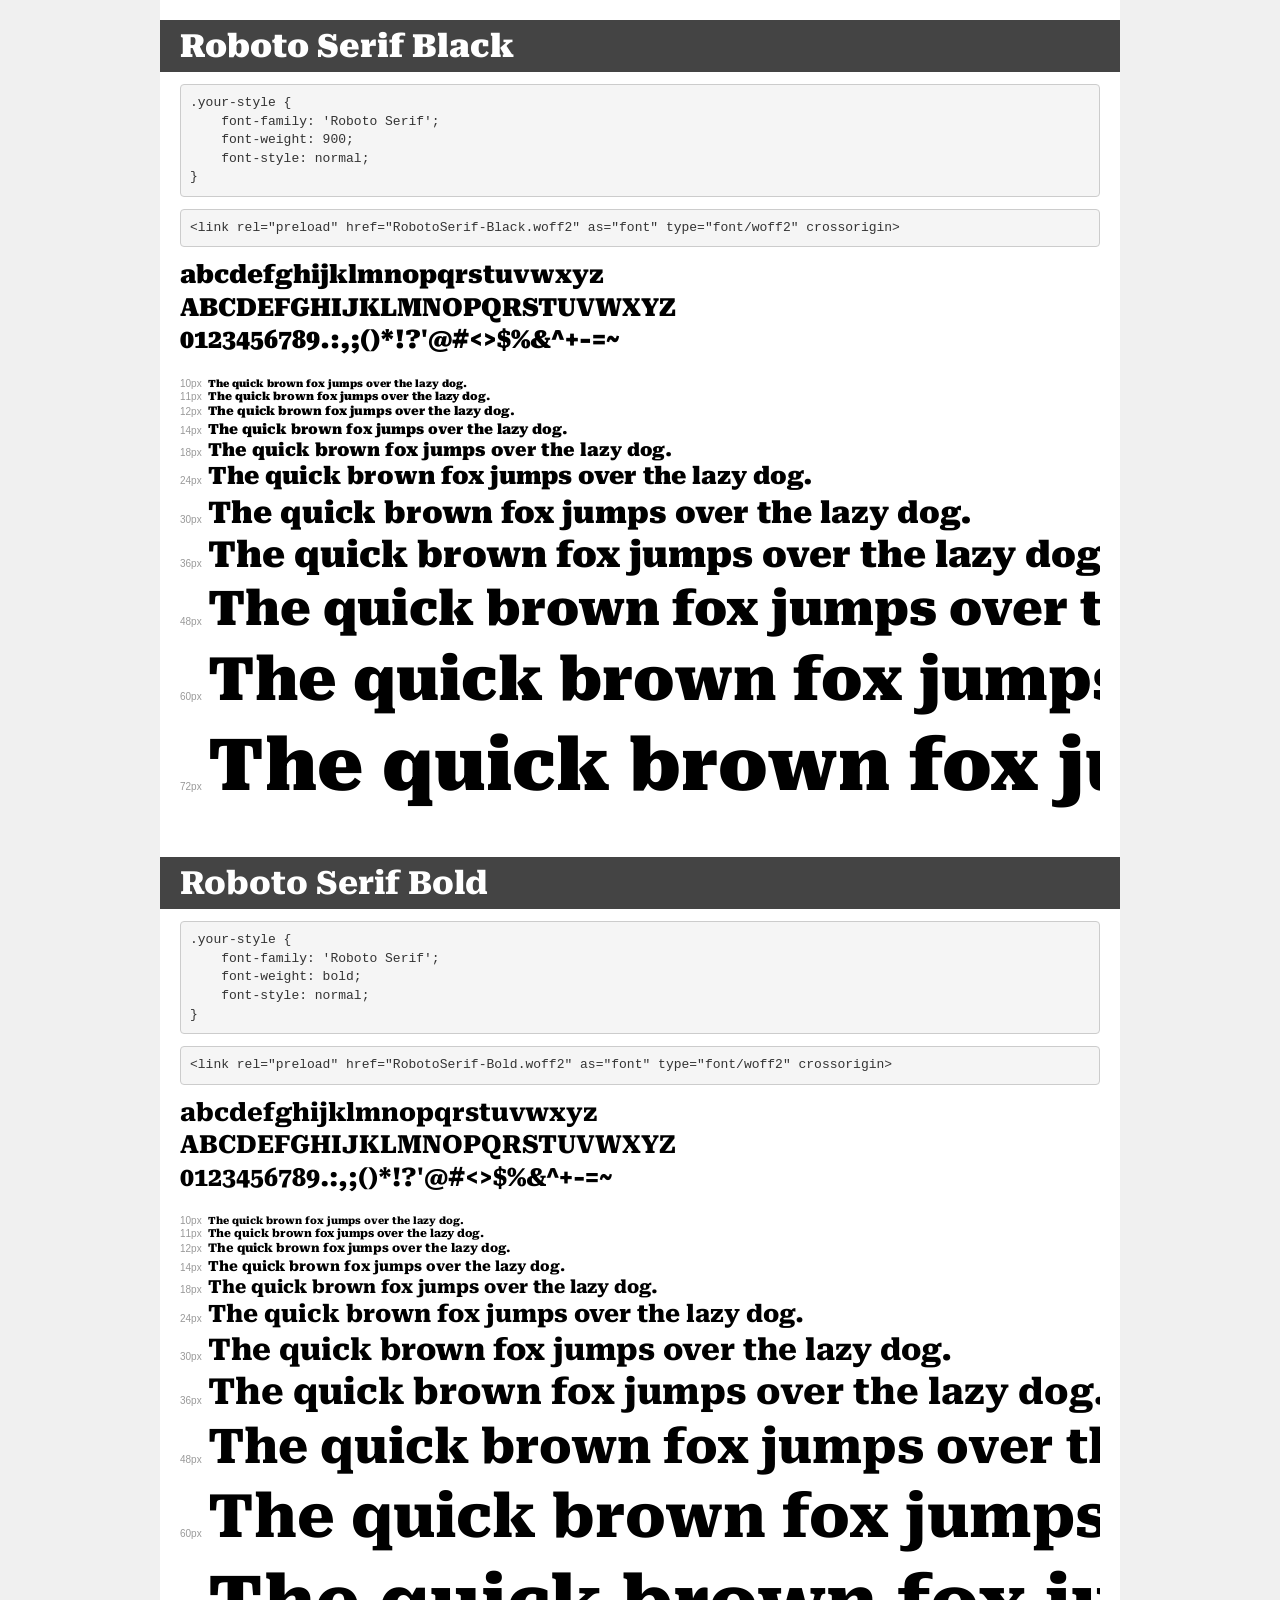
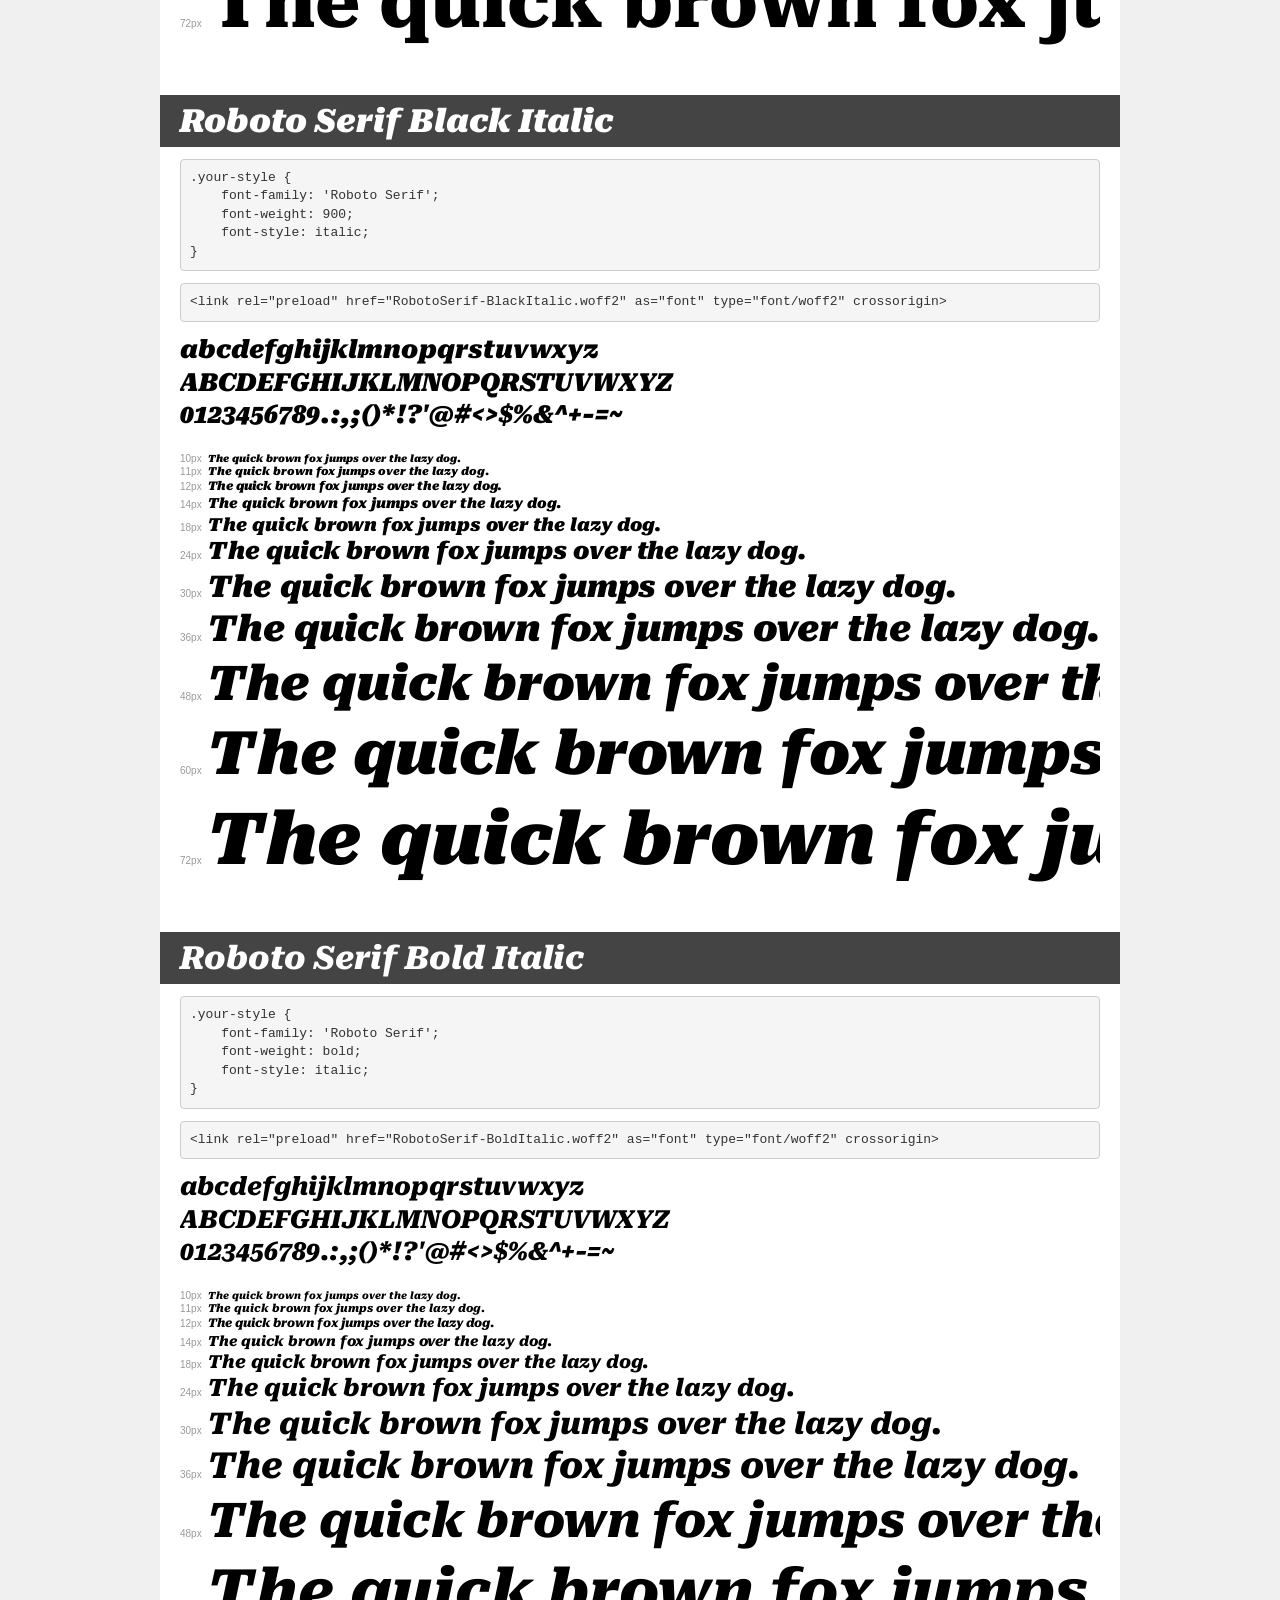
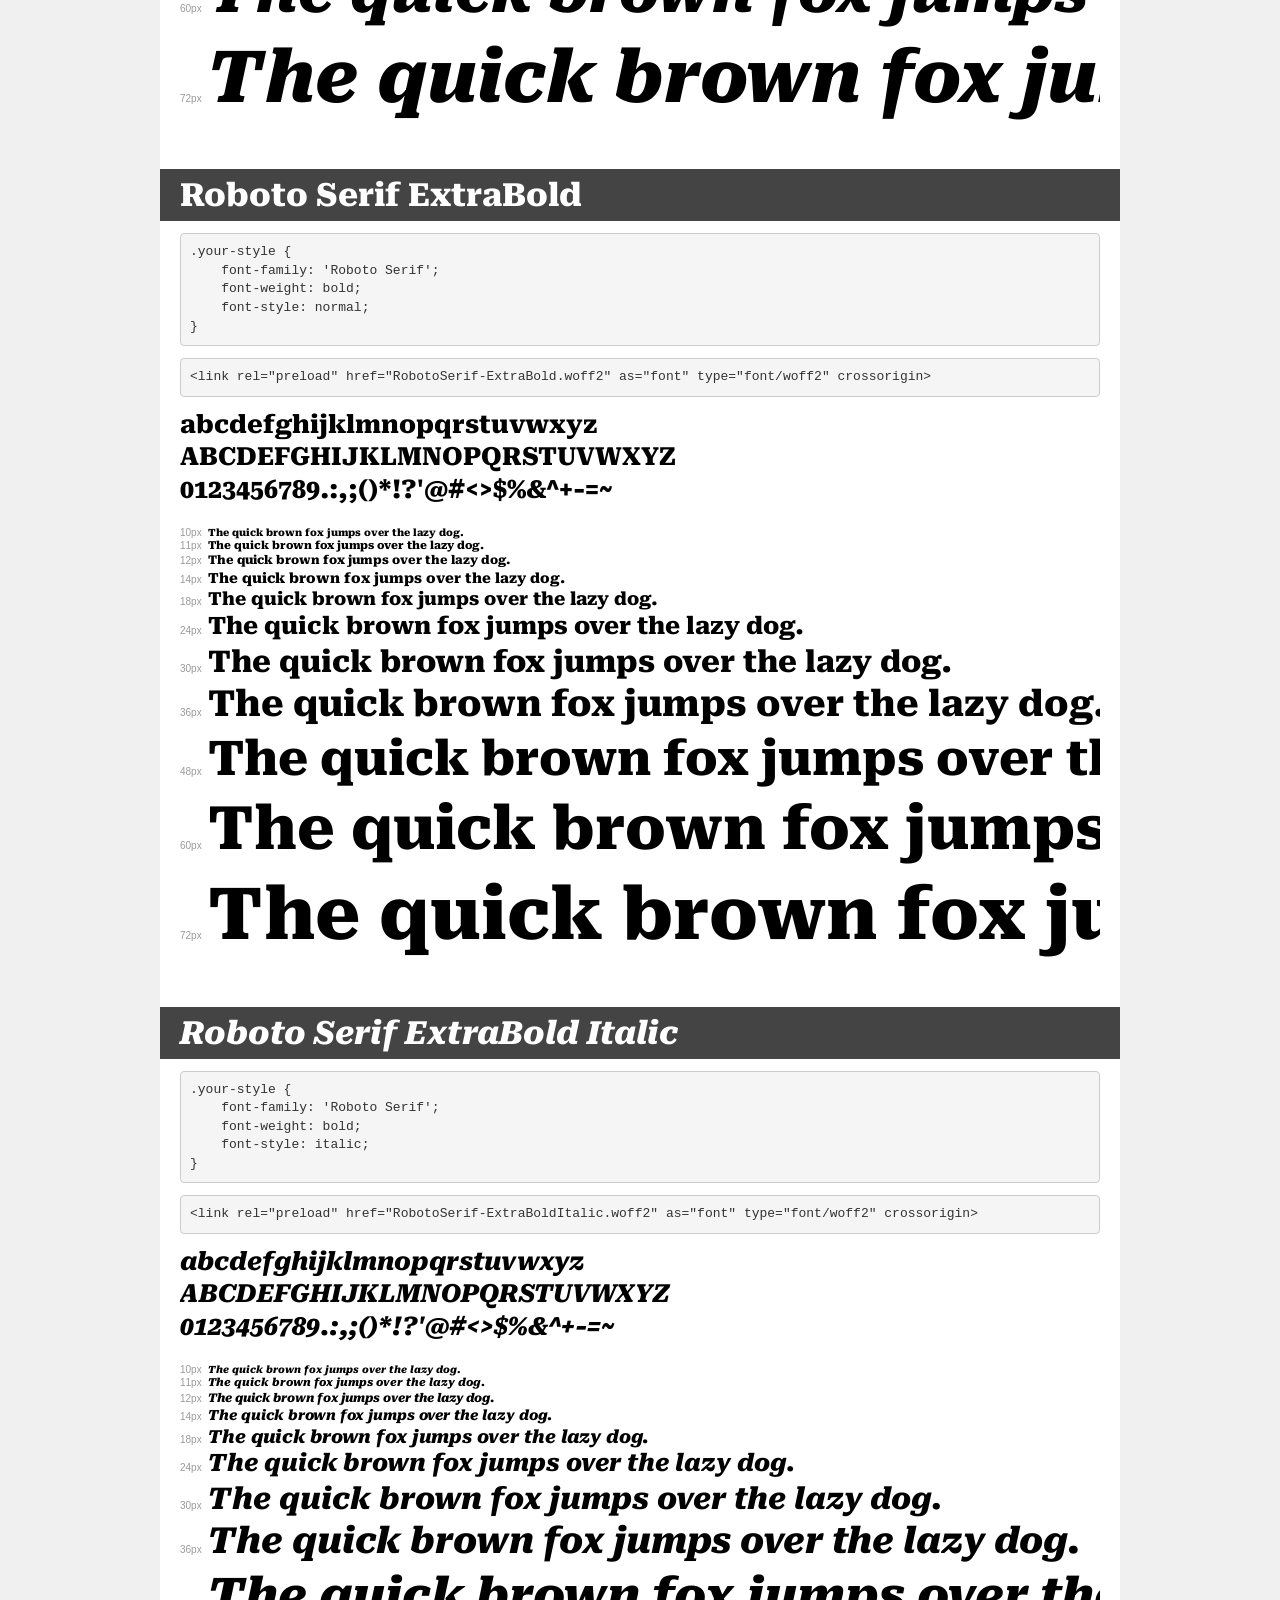
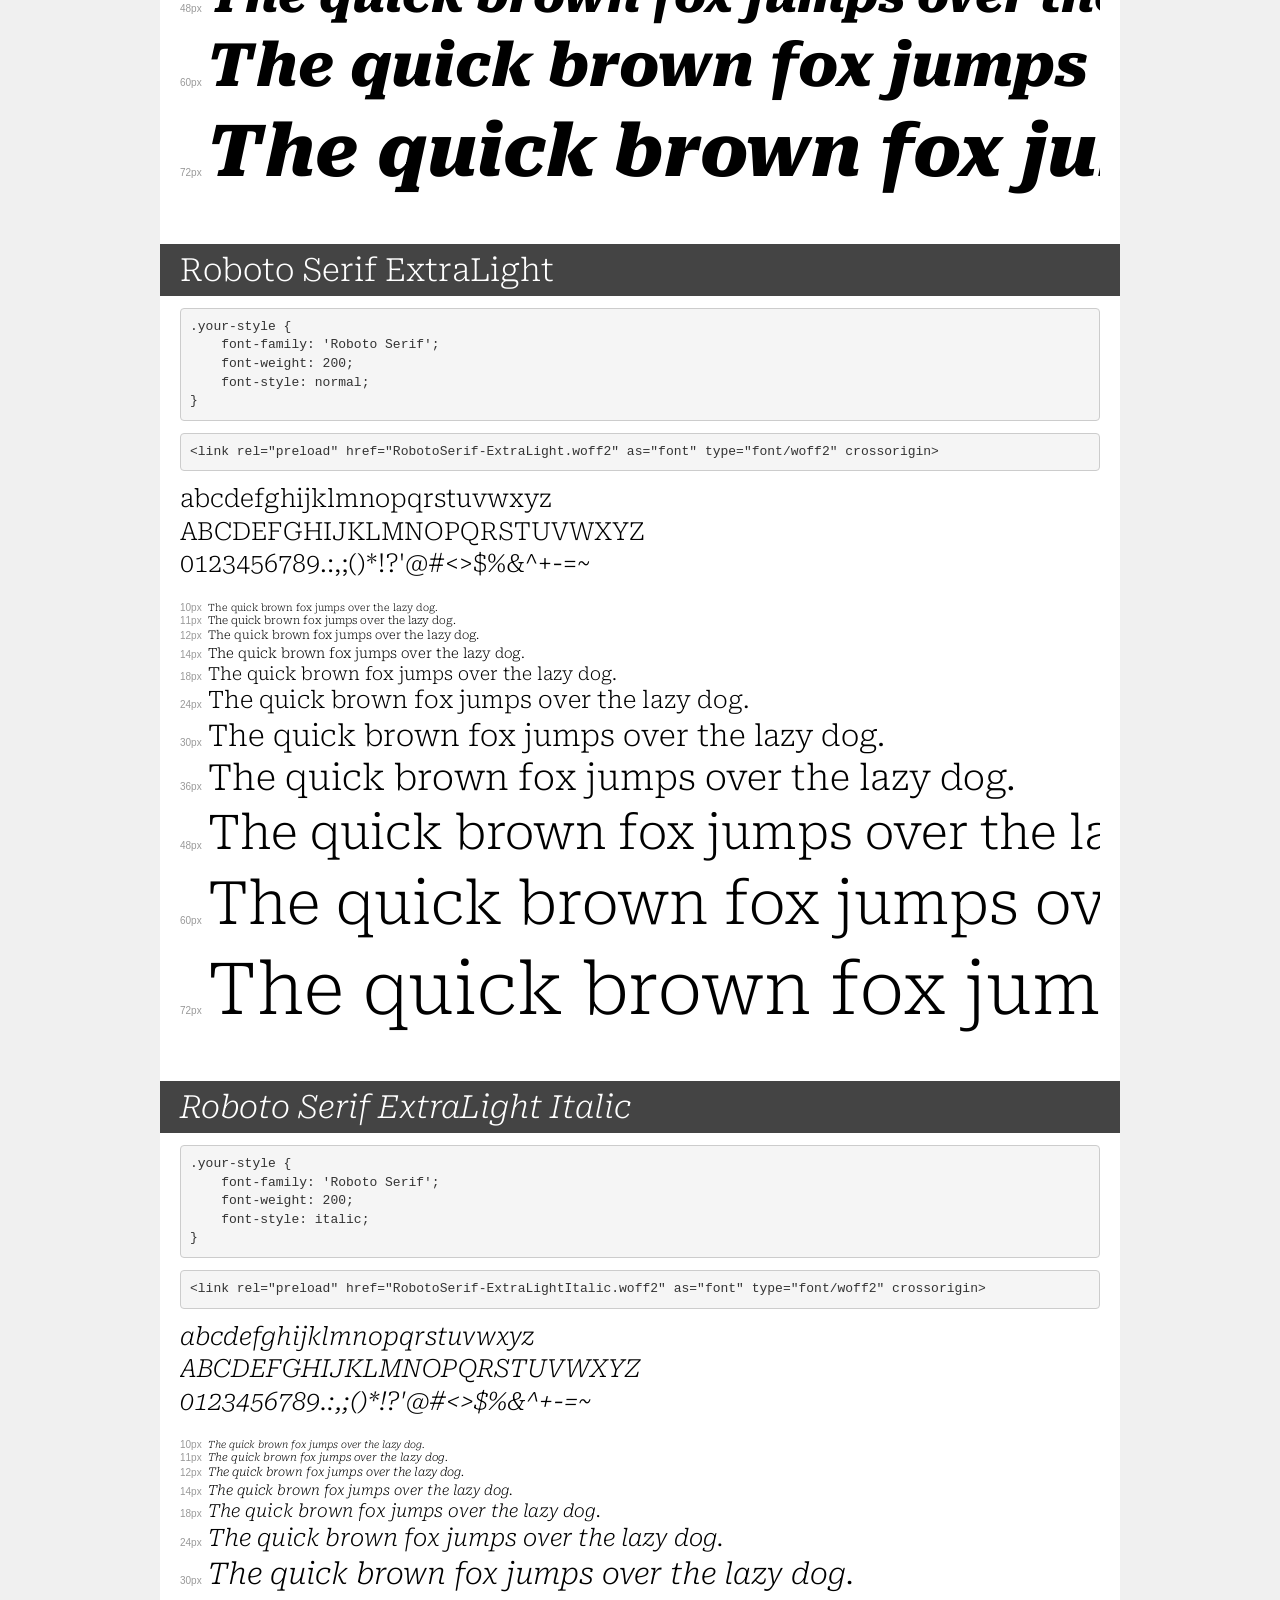
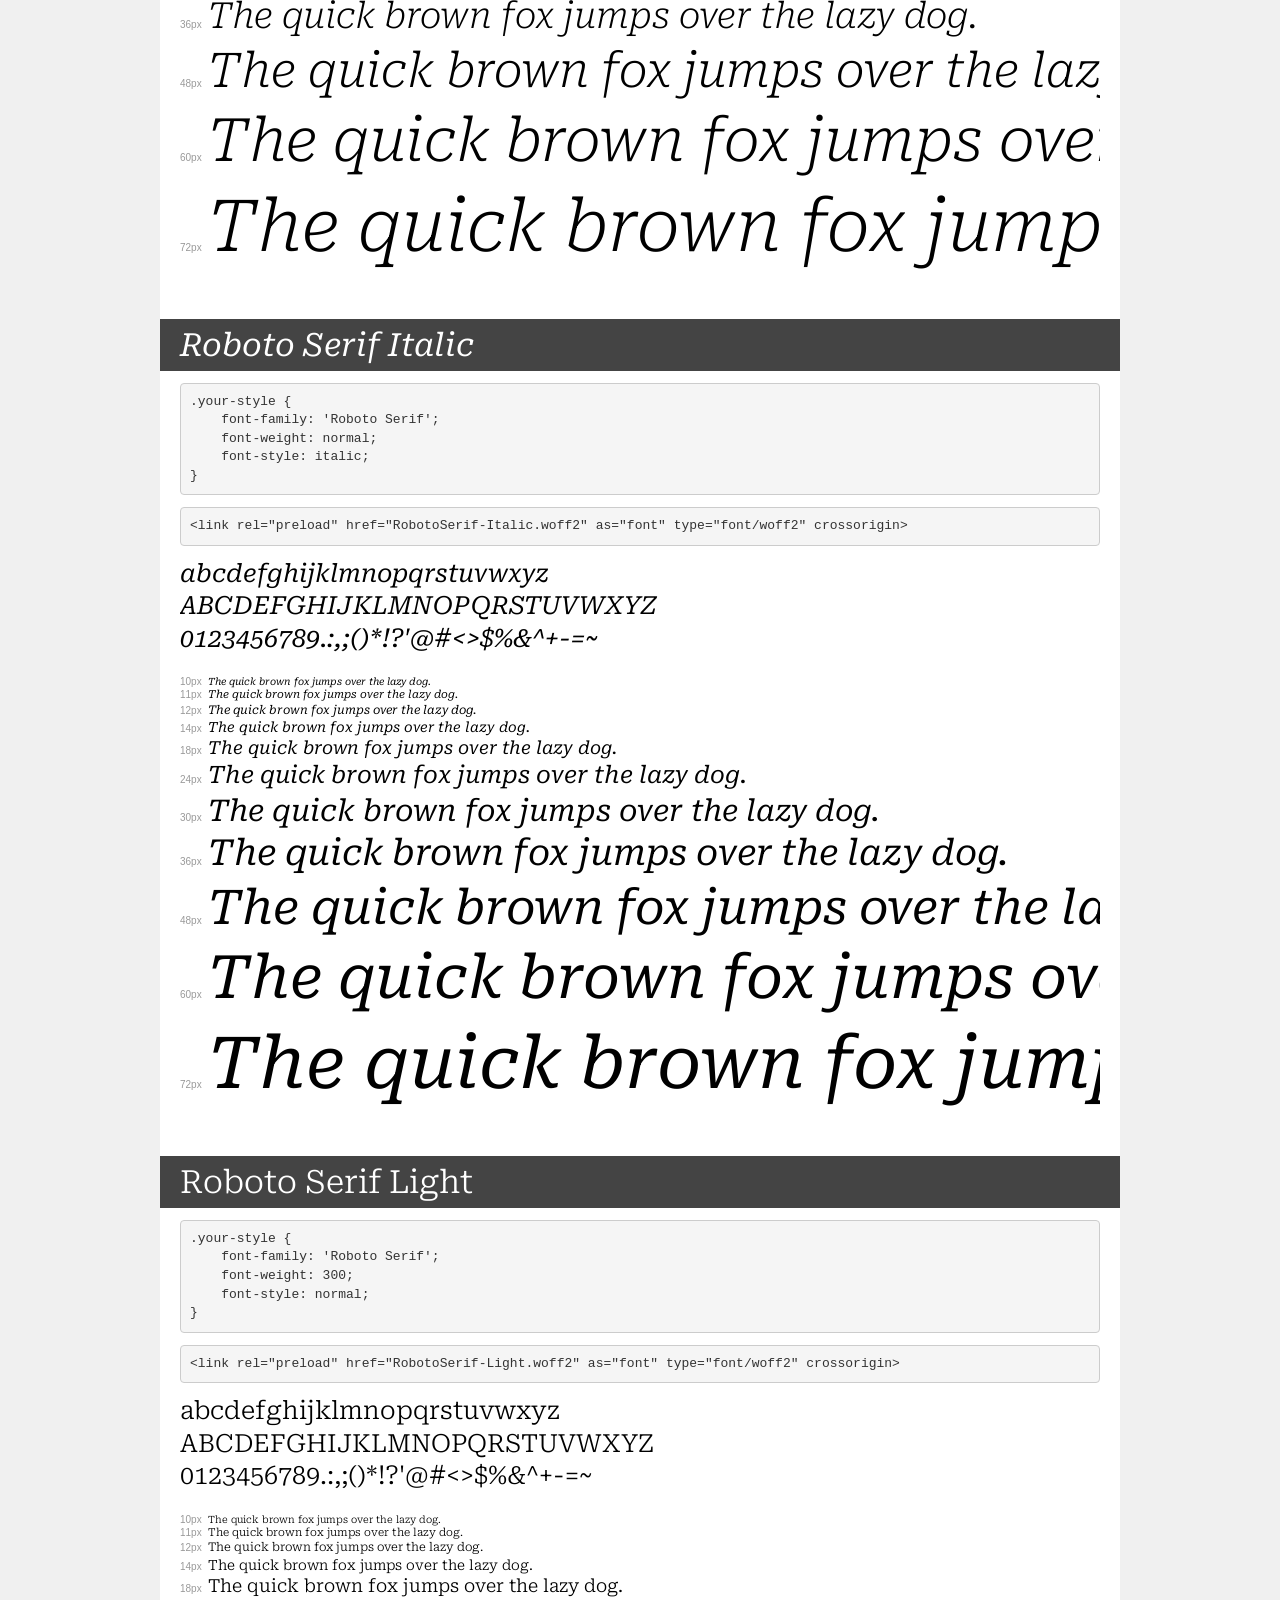
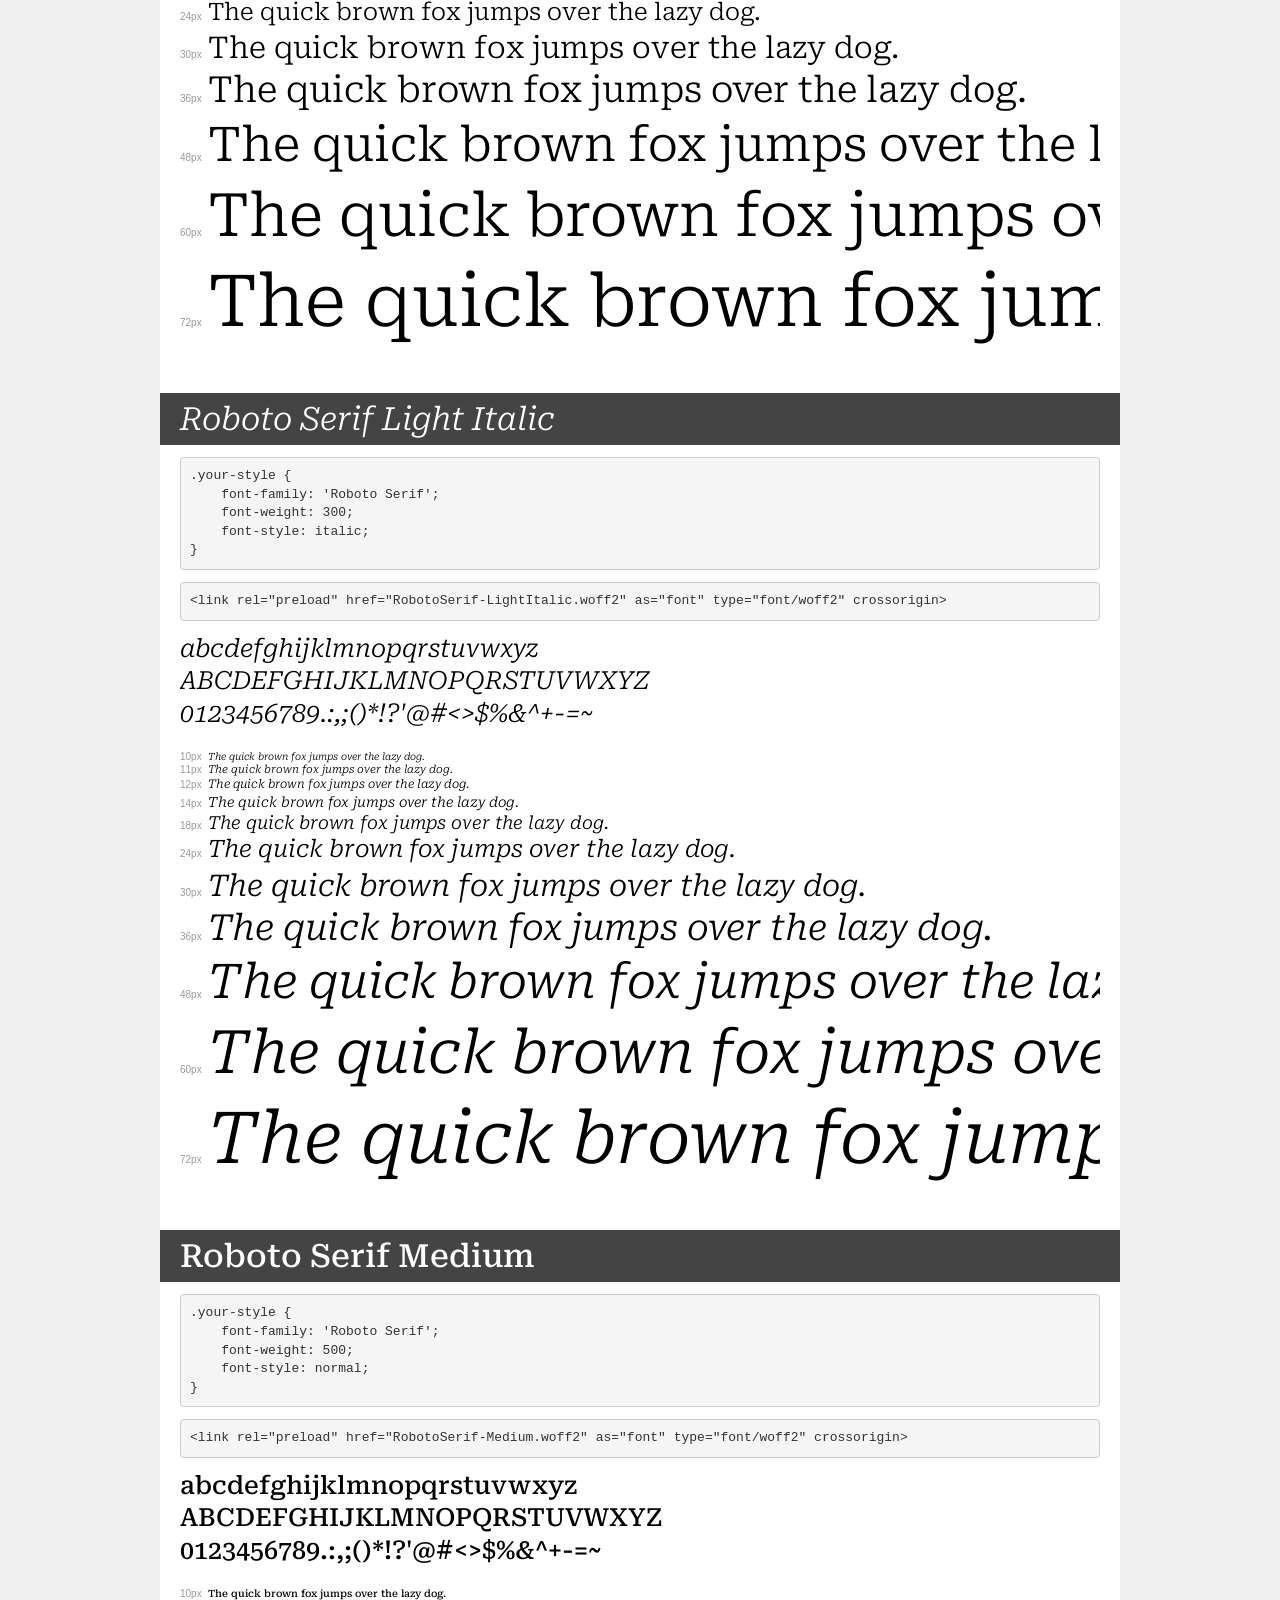
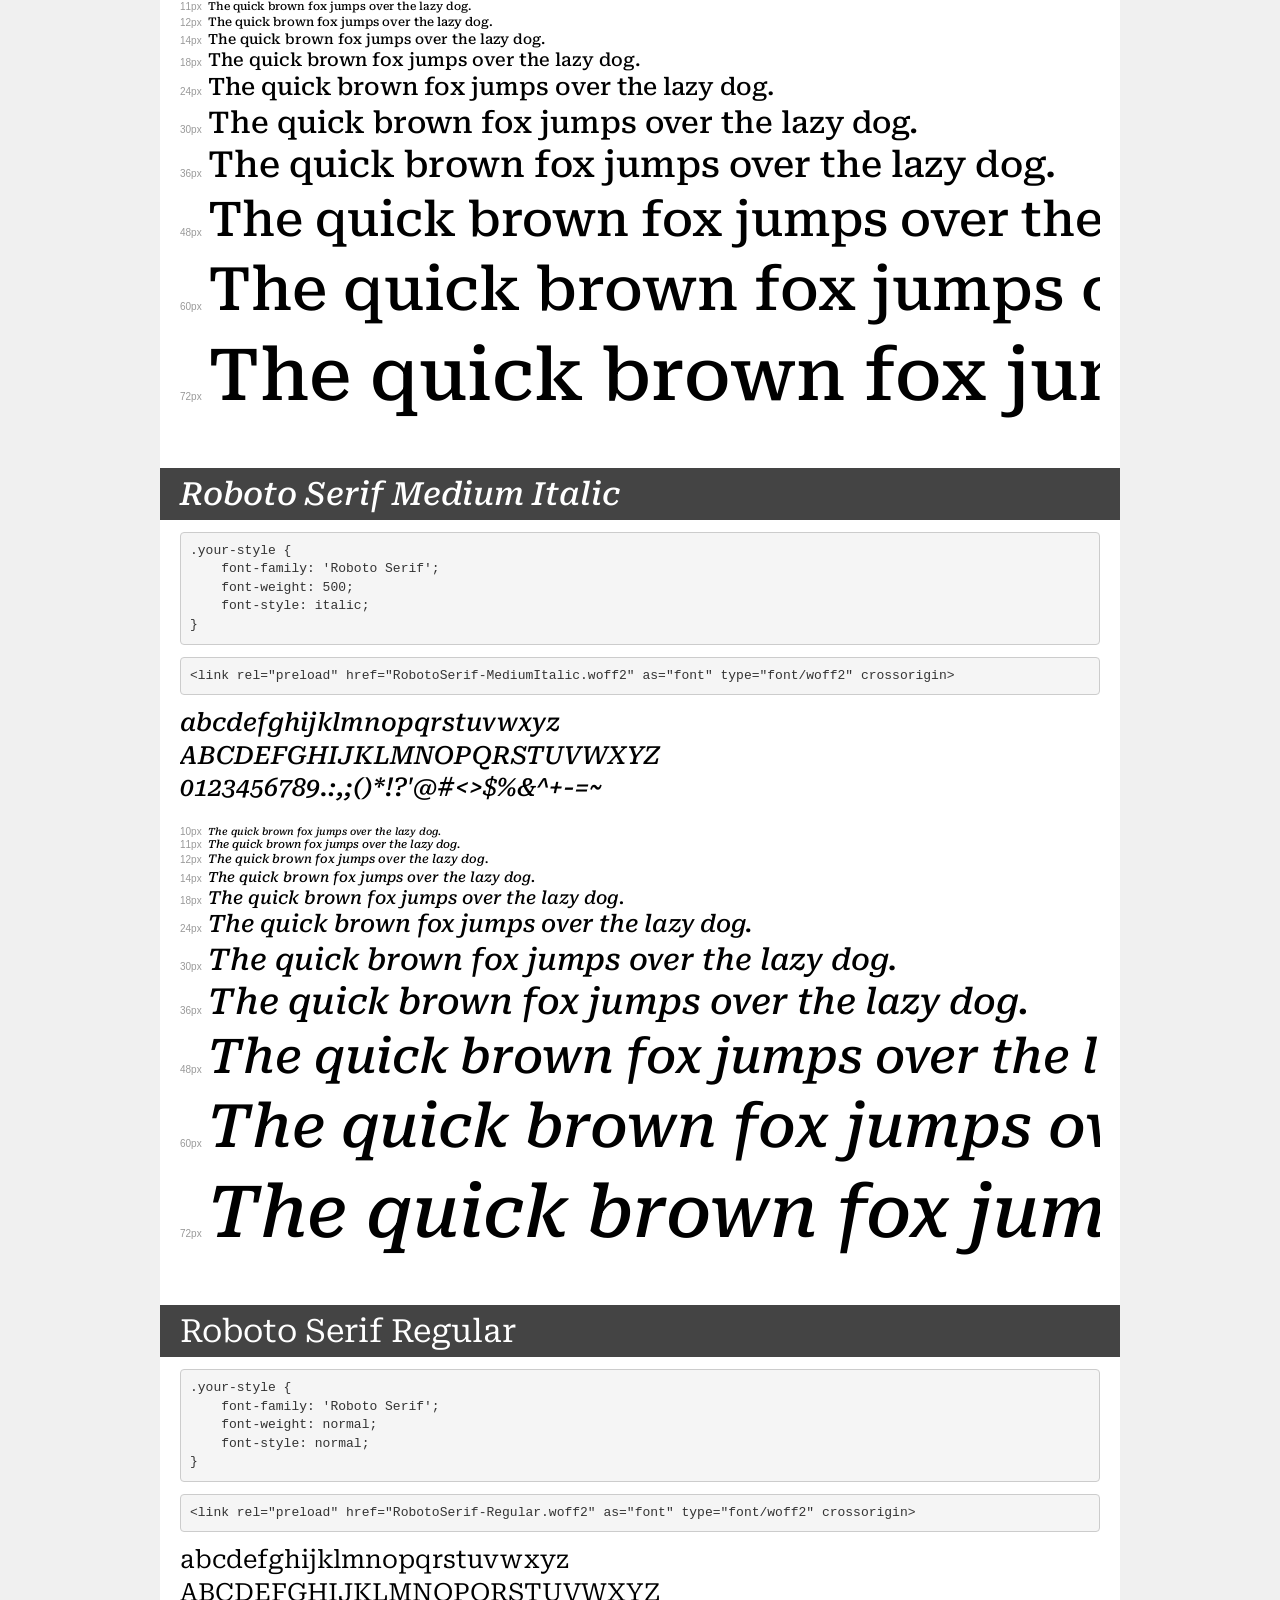
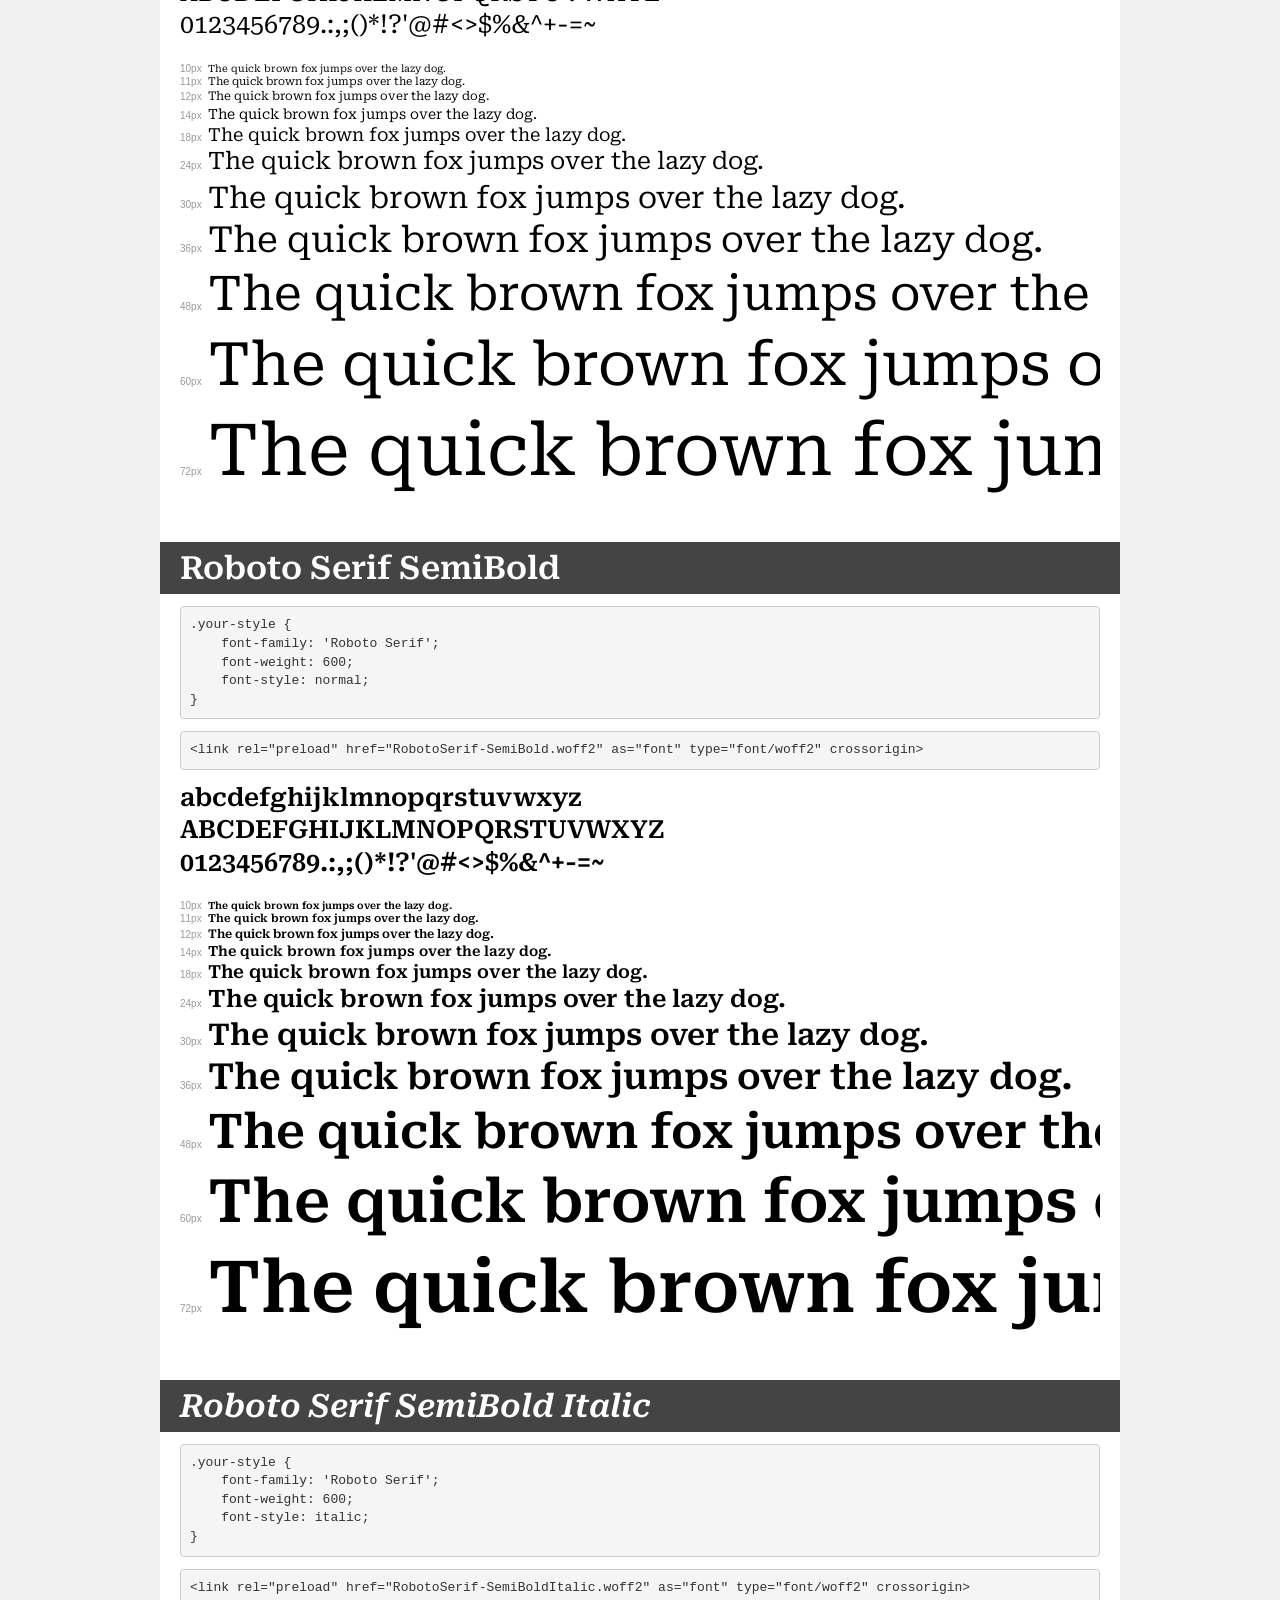
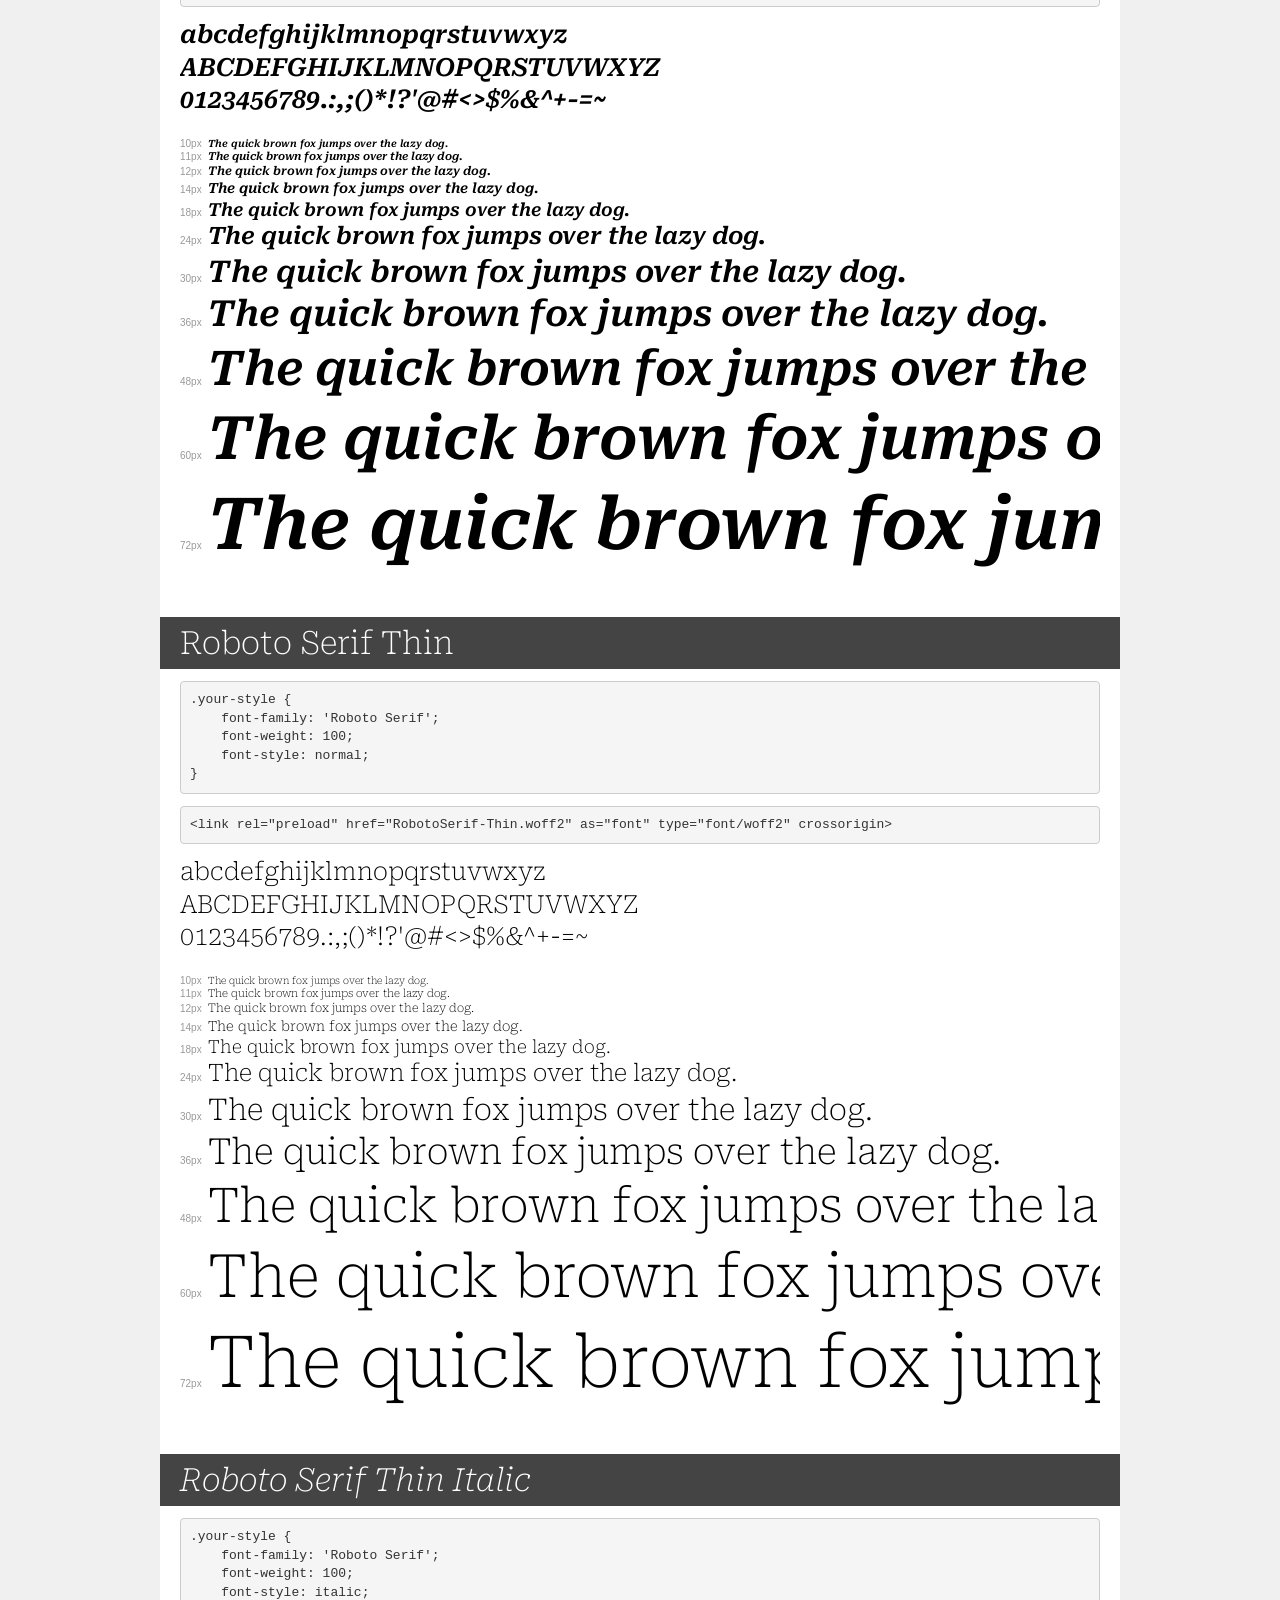
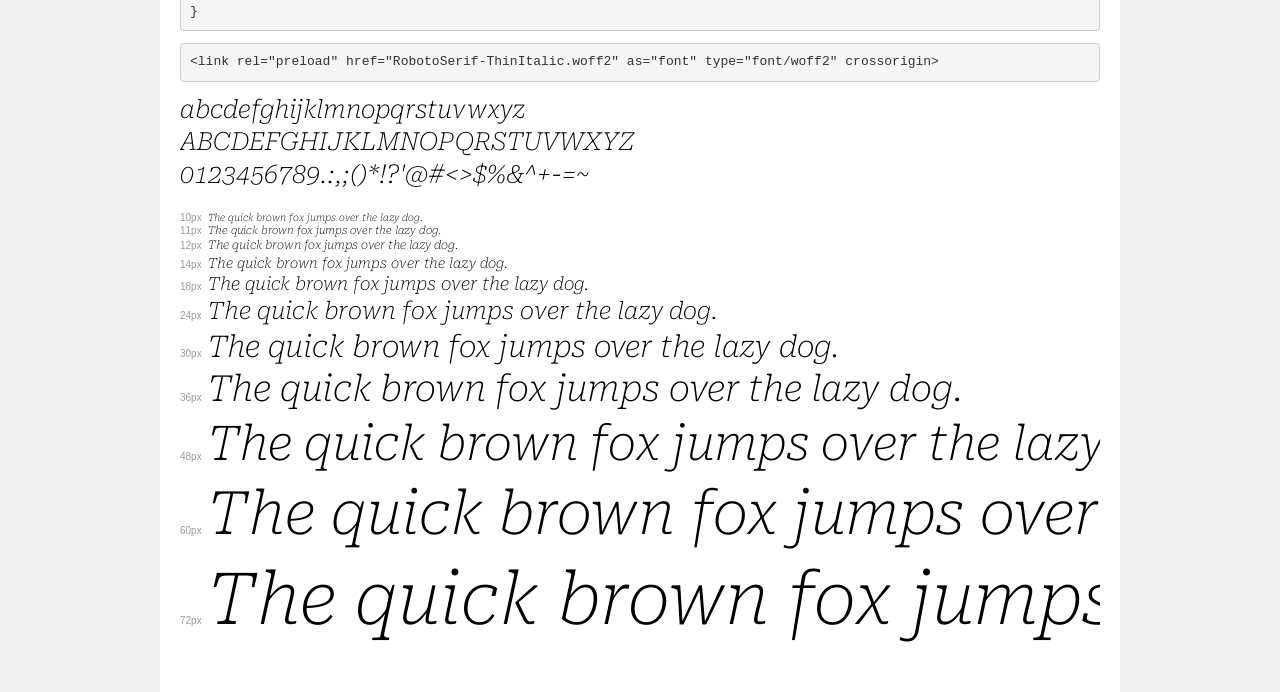
<file: assets/fonts/Roboto/Roboto Full Version/Web Fonts/Roboto Serif/demo.html>
<!DOCTYPE html>
<html lang="en">
<head>
    <meta charset="utf-8">
    <meta http-equiv="X-UA-Compatible" content="IE=edge">
    <meta name="viewport" content="width=device-width, initial-scale=1">
    <meta name="robots" content="noindex, noarchive">
    <meta name="format-detection" content="telephone=no">
    <title>Transfonter demo</title>
    <link href="stylesheet.css" rel="stylesheet">
    <style>
        /*
        http://meyerweb.com/eric/tools/css/reset/
        v2.0 | 20110126
        License: none (public domain)
        */
        html, body, div, span, applet, object, iframe,
        h1, h2, h3, h4, h5, h6, p, blockquote, pre,
        a, abbr, acronym, address, big, cite, code,
        del, dfn, em, img, ins, kbd, q, s, samp,
        small, strike, strong, sub, sup, tt, var,
        b, u, i, center,
        dl, dt, dd, ol, ul, li,
        fieldset, form, label, legend,
        table, caption, tbody, tfoot, thead, tr, th, td,
        article, aside, canvas, details, embed,
        figure, figcaption, footer, header, hgroup,
        menu, nav, output, ruby, section, summary,
        time, mark, audio, video {
            margin: 0;
            padding: 0;
            border: 0;
            font-size: 100%;
            font: inherit;
            vertical-align: baseline;
        }
        /* HTML5 display-role reset for older browsers */
        article, aside, details, figcaption, figure,
        footer, header, hgroup, menu, nav, section {
            display: block;
        }
        body {
            line-height: 1;
        }
        ol, ul {
            list-style: none;
        }
        blockquote, q {
            quotes: none;
        }
        blockquote:before, blockquote:after,
        q:before, q:after {
            content: '';
            content: none;
        }
        table {
            border-collapse: collapse;
            border-spacing: 0;
        }
        /* demo styles */
        body {
            background: #f0f0f0;
            color: #000;
        }
        .page {
            background: #fff;
            width: 920px;
            margin: 0 auto;
            padding: 20px 20px 0 20px;
            overflow: hidden;
        }
        .font-container {
            overflow-x: auto;
            overflow-y: hidden;
            margin-bottom: 40px;
            line-height: 1.3;
            white-space: nowrap;
            padding-bottom: 5px;
        }
        h1 {
            position: relative;
            background: #444;
            font-size: 32px;
            color: #fff;
            padding: 10px 20px;
            margin: 0 -20px 12px -20px;
        }
        .letters {
            font-size: 25px;
            margin-bottom: 20px;
        }
        .s10:before {
            content: '10px';
        }
        .s11:before {
            content: '11px';
        }
        .s12:before {
            content: '12px';
        }
        .s14:before {
            content: '14px';
        }
        .s18:before {
            content: '18px';
        }
        .s24:before {
            content: '24px';
        }
        .s30:before {
            content: '30px';
        }
        .s36:before {
            content: '36px';
        }
        .s48:before {
            content: '48px';
        }
        .s60:before {
            content: '60px';
        }
        .s72:before {
            content: '72px';
        }
        .s10:before, .s11:before, .s12:before, .s14:before,
        .s18:before, .s24:before, .s30:before, .s36:before,
        .s48:before, .s60:before, .s72:before {
            font-family: Arial, sans-serif;
            font-size: 10px;
            font-weight: normal;
            font-style: normal;
            color: #999;
            padding-right: 6px;
        }
        pre {
            display: block;
            padding: 9px;
            margin: 0 0 12px;
            font-family: Monaco, Menlo, Consolas, "Courier New", monospace;
            font-size: 13px;
            line-height: 1.428571429;
            color: #333;
            font-weight: normal;
            font-style: normal;
            background-color: #f5f5f5;
            border: 1px solid #ccc;
            overflow-x: auto;
            border-radius: 4px;
        }
        /* responsive */
        @media (max-width: 959px) {
            .page {
                width: auto;
                margin: 0;
            }
        }
    </style>
</head>
<body>
<div class="page">
    <div class="demo">
        <h1 style="font-family: 'Roboto Serif'; font-weight: 900; font-style: normal;">Roboto Serif Black</h1>
        <pre title="Usage">.your-style {
    font-family: 'Roboto Serif';
    font-weight: 900;
    font-style: normal;
}</pre>
        <pre title="Preload (optional)">
&lt;link rel=&quot;preload&quot; href=&quot;RobotoSerif-Black.woff2&quot; as=&quot;font&quot; type=&quot;font/woff2&quot; crossorigin&gt;</pre>
        <div class="font-container" style="font-family: 'Roboto Serif'; font-weight: 900; font-style: normal;">
            <p class="letters">
                abcdefghijklmnopqrstuvwxyz<br>
ABCDEFGHIJKLMNOPQRSTUVWXYZ<br>
                0123456789.:,;()*!?'@#&lt;&gt;$%&^+-=~
            </p>
            <p class="s10" style="font-size: 10px;">The quick brown fox jumps over the lazy dog.</p>
            <p class="s11" style="font-size: 11px;">The quick brown fox jumps over the lazy dog.</p>
            <p class="s12" style="font-size: 12px;">The quick brown fox jumps over the lazy dog.</p>
            <p class="s14" style="font-size: 14px;">The quick brown fox jumps over the lazy dog.</p>
            <p class="s18" style="font-size: 18px;">The quick brown fox jumps over the lazy dog.</p>
            <p class="s24" style="font-size: 24px;">The quick brown fox jumps over the lazy dog.</p>
            <p class="s30" style="font-size: 30px;">The quick brown fox jumps over the lazy dog.</p>
            <p class="s36" style="font-size: 36px;">The quick brown fox jumps over the lazy dog.</p>
            <p class="s48" style="font-size: 48px;">The quick brown fox jumps over the lazy dog.</p>
            <p class="s60" style="font-size: 60px;">The quick brown fox jumps over the lazy dog.</p>
            <p class="s72" style="font-size: 72px;">The quick brown fox jumps over the lazy dog.</p>
        </div>
    </div>

    <div class="demo">
        <h1 style="font-family: 'Roboto Serif'; font-weight: bold; font-style: normal;">Roboto Serif Bold</h1>
        <pre title="Usage">.your-style {
    font-family: 'Roboto Serif';
    font-weight: bold;
    font-style: normal;
}</pre>
        <pre title="Preload (optional)">
&lt;link rel=&quot;preload&quot; href=&quot;RobotoSerif-Bold.woff2&quot; as=&quot;font&quot; type=&quot;font/woff2&quot; crossorigin&gt;</pre>
        <div class="font-container" style="font-family: 'Roboto Serif'; font-weight: bold; font-style: normal;">
            <p class="letters">
                abcdefghijklmnopqrstuvwxyz<br>
ABCDEFGHIJKLMNOPQRSTUVWXYZ<br>
                0123456789.:,;()*!?'@#&lt;&gt;$%&^+-=~
            </p>
            <p class="s10" style="font-size: 10px;">The quick brown fox jumps over the lazy dog.</p>
            <p class="s11" style="font-size: 11px;">The quick brown fox jumps over the lazy dog.</p>
            <p class="s12" style="font-size: 12px;">The quick brown fox jumps over the lazy dog.</p>
            <p class="s14" style="font-size: 14px;">The quick brown fox jumps over the lazy dog.</p>
            <p class="s18" style="font-size: 18px;">The quick brown fox jumps over the lazy dog.</p>
            <p class="s24" style="font-size: 24px;">The quick brown fox jumps over the lazy dog.</p>
            <p class="s30" style="font-size: 30px;">The quick brown fox jumps over the lazy dog.</p>
            <p class="s36" style="font-size: 36px;">The quick brown fox jumps over the lazy dog.</p>
            <p class="s48" style="font-size: 48px;">The quick brown fox jumps over the lazy dog.</p>
            <p class="s60" style="font-size: 60px;">The quick brown fox jumps over the lazy dog.</p>
            <p class="s72" style="font-size: 72px;">The quick brown fox jumps over the lazy dog.</p>
        </div>
    </div>

    <div class="demo">
        <h1 style="font-family: 'Roboto Serif'; font-weight: 900; font-style: italic;">Roboto Serif Black Italic</h1>
        <pre title="Usage">.your-style {
    font-family: 'Roboto Serif';
    font-weight: 900;
    font-style: italic;
}</pre>
        <pre title="Preload (optional)">
&lt;link rel=&quot;preload&quot; href=&quot;RobotoSerif-BlackItalic.woff2&quot; as=&quot;font&quot; type=&quot;font/woff2&quot; crossorigin&gt;</pre>
        <div class="font-container" style="font-family: 'Roboto Serif'; font-weight: 900; font-style: italic;">
            <p class="letters">
                abcdefghijklmnopqrstuvwxyz<br>
ABCDEFGHIJKLMNOPQRSTUVWXYZ<br>
                0123456789.:,;()*!?'@#&lt;&gt;$%&^+-=~
            </p>
            <p class="s10" style="font-size: 10px;">The quick brown fox jumps over the lazy dog.</p>
            <p class="s11" style="font-size: 11px;">The quick brown fox jumps over the lazy dog.</p>
            <p class="s12" style="font-size: 12px;">The quick brown fox jumps over the lazy dog.</p>
            <p class="s14" style="font-size: 14px;">The quick brown fox jumps over the lazy dog.</p>
            <p class="s18" style="font-size: 18px;">The quick brown fox jumps over the lazy dog.</p>
            <p class="s24" style="font-size: 24px;">The quick brown fox jumps over the lazy dog.</p>
            <p class="s30" style="font-size: 30px;">The quick brown fox jumps over the lazy dog.</p>
            <p class="s36" style="font-size: 36px;">The quick brown fox jumps over the lazy dog.</p>
            <p class="s48" style="font-size: 48px;">The quick brown fox jumps over the lazy dog.</p>
            <p class="s60" style="font-size: 60px;">The quick brown fox jumps over the lazy dog.</p>
            <p class="s72" style="font-size: 72px;">The quick brown fox jumps over the lazy dog.</p>
        </div>
    </div>

    <div class="demo">
        <h1 style="font-family: 'Roboto Serif'; font-weight: bold; font-style: italic;">Roboto Serif Bold Italic</h1>
        <pre title="Usage">.your-style {
    font-family: 'Roboto Serif';
    font-weight: bold;
    font-style: italic;
}</pre>
        <pre title="Preload (optional)">
&lt;link rel=&quot;preload&quot; href=&quot;RobotoSerif-BoldItalic.woff2&quot; as=&quot;font&quot; type=&quot;font/woff2&quot; crossorigin&gt;</pre>
        <div class="font-container" style="font-family: 'Roboto Serif'; font-weight: bold; font-style: italic;">
            <p class="letters">
                abcdefghijklmnopqrstuvwxyz<br>
ABCDEFGHIJKLMNOPQRSTUVWXYZ<br>
                0123456789.:,;()*!?'@#&lt;&gt;$%&^+-=~
            </p>
            <p class="s10" style="font-size: 10px;">The quick brown fox jumps over the lazy dog.</p>
            <p class="s11" style="font-size: 11px;">The quick brown fox jumps over the lazy dog.</p>
            <p class="s12" style="font-size: 12px;">The quick brown fox jumps over the lazy dog.</p>
            <p class="s14" style="font-size: 14px;">The quick brown fox jumps over the lazy dog.</p>
            <p class="s18" style="font-size: 18px;">The quick brown fox jumps over the lazy dog.</p>
            <p class="s24" style="font-size: 24px;">The quick brown fox jumps over the lazy dog.</p>
            <p class="s30" style="font-size: 30px;">The quick brown fox jumps over the lazy dog.</p>
            <p class="s36" style="font-size: 36px;">The quick brown fox jumps over the lazy dog.</p>
            <p class="s48" style="font-size: 48px;">The quick brown fox jumps over the lazy dog.</p>
            <p class="s60" style="font-size: 60px;">The quick brown fox jumps over the lazy dog.</p>
            <p class="s72" style="font-size: 72px;">The quick brown fox jumps over the lazy dog.</p>
        </div>
    </div>

    <div class="demo">
        <h1 style="font-family: 'Roboto Serif'; font-weight: bold; font-style: normal;">Roboto Serif ExtraBold</h1>
        <pre title="Usage">.your-style {
    font-family: 'Roboto Serif';
    font-weight: bold;
    font-style: normal;
}</pre>
        <pre title="Preload (optional)">
&lt;link rel=&quot;preload&quot; href=&quot;RobotoSerif-ExtraBold.woff2&quot; as=&quot;font&quot; type=&quot;font/woff2&quot; crossorigin&gt;</pre>
        <div class="font-container" style="font-family: 'Roboto Serif'; font-weight: bold; font-style: normal;">
            <p class="letters">
                abcdefghijklmnopqrstuvwxyz<br>
ABCDEFGHIJKLMNOPQRSTUVWXYZ<br>
                0123456789.:,;()*!?'@#&lt;&gt;$%&^+-=~
            </p>
            <p class="s10" style="font-size: 10px;">The quick brown fox jumps over the lazy dog.</p>
            <p class="s11" style="font-size: 11px;">The quick brown fox jumps over the lazy dog.</p>
            <p class="s12" style="font-size: 12px;">The quick brown fox jumps over the lazy dog.</p>
            <p class="s14" style="font-size: 14px;">The quick brown fox jumps over the lazy dog.</p>
            <p class="s18" style="font-size: 18px;">The quick brown fox jumps over the lazy dog.</p>
            <p class="s24" style="font-size: 24px;">The quick brown fox jumps over the lazy dog.</p>
            <p class="s30" style="font-size: 30px;">The quick brown fox jumps over the lazy dog.</p>
            <p class="s36" style="font-size: 36px;">The quick brown fox jumps over the lazy dog.</p>
            <p class="s48" style="font-size: 48px;">The quick brown fox jumps over the lazy dog.</p>
            <p class="s60" style="font-size: 60px;">The quick brown fox jumps over the lazy dog.</p>
            <p class="s72" style="font-size: 72px;">The quick brown fox jumps over the lazy dog.</p>
        </div>
    </div>

    <div class="demo">
        <h1 style="font-family: 'Roboto Serif'; font-weight: bold; font-style: italic;">Roboto Serif ExtraBold Italic</h1>
        <pre title="Usage">.your-style {
    font-family: 'Roboto Serif';
    font-weight: bold;
    font-style: italic;
}</pre>
        <pre title="Preload (optional)">
&lt;link rel=&quot;preload&quot; href=&quot;RobotoSerif-ExtraBoldItalic.woff2&quot; as=&quot;font&quot; type=&quot;font/woff2&quot; crossorigin&gt;</pre>
        <div class="font-container" style="font-family: 'Roboto Serif'; font-weight: bold; font-style: italic;">
            <p class="letters">
                abcdefghijklmnopqrstuvwxyz<br>
ABCDEFGHIJKLMNOPQRSTUVWXYZ<br>
                0123456789.:,;()*!?'@#&lt;&gt;$%&^+-=~
            </p>
            <p class="s10" style="font-size: 10px;">The quick brown fox jumps over the lazy dog.</p>
            <p class="s11" style="font-size: 11px;">The quick brown fox jumps over the lazy dog.</p>
            <p class="s12" style="font-size: 12px;">The quick brown fox jumps over the lazy dog.</p>
            <p class="s14" style="font-size: 14px;">The quick brown fox jumps over the lazy dog.</p>
            <p class="s18" style="font-size: 18px;">The quick brown fox jumps over the lazy dog.</p>
            <p class="s24" style="font-size: 24px;">The quick brown fox jumps over the lazy dog.</p>
            <p class="s30" style="font-size: 30px;">The quick brown fox jumps over the lazy dog.</p>
            <p class="s36" style="font-size: 36px;">The quick brown fox jumps over the lazy dog.</p>
            <p class="s48" style="font-size: 48px;">The quick brown fox jumps over the lazy dog.</p>
            <p class="s60" style="font-size: 60px;">The quick brown fox jumps over the lazy dog.</p>
            <p class="s72" style="font-size: 72px;">The quick brown fox jumps over the lazy dog.</p>
        </div>
    </div>

    <div class="demo">
        <h1 style="font-family: 'Roboto Serif'; font-weight: 200; font-style: normal;">Roboto Serif ExtraLight</h1>
        <pre title="Usage">.your-style {
    font-family: 'Roboto Serif';
    font-weight: 200;
    font-style: normal;
}</pre>
        <pre title="Preload (optional)">
&lt;link rel=&quot;preload&quot; href=&quot;RobotoSerif-ExtraLight.woff2&quot; as=&quot;font&quot; type=&quot;font/woff2&quot; crossorigin&gt;</pre>
        <div class="font-container" style="font-family: 'Roboto Serif'; font-weight: 200; font-style: normal;">
            <p class="letters">
                abcdefghijklmnopqrstuvwxyz<br>
ABCDEFGHIJKLMNOPQRSTUVWXYZ<br>
                0123456789.:,;()*!?'@#&lt;&gt;$%&^+-=~
            </p>
            <p class="s10" style="font-size: 10px;">The quick brown fox jumps over the lazy dog.</p>
            <p class="s11" style="font-size: 11px;">The quick brown fox jumps over the lazy dog.</p>
            <p class="s12" style="font-size: 12px;">The quick brown fox jumps over the lazy dog.</p>
            <p class="s14" style="font-size: 14px;">The quick brown fox jumps over the lazy dog.</p>
            <p class="s18" style="font-size: 18px;">The quick brown fox jumps over the lazy dog.</p>
            <p class="s24" style="font-size: 24px;">The quick brown fox jumps over the lazy dog.</p>
            <p class="s30" style="font-size: 30px;">The quick brown fox jumps over the lazy dog.</p>
            <p class="s36" style="font-size: 36px;">The quick brown fox jumps over the lazy dog.</p>
            <p class="s48" style="font-size: 48px;">The quick brown fox jumps over the lazy dog.</p>
            <p class="s60" style="font-size: 60px;">The quick brown fox jumps over the lazy dog.</p>
            <p class="s72" style="font-size: 72px;">The quick brown fox jumps over the lazy dog.</p>
        </div>
    </div>

    <div class="demo">
        <h1 style="font-family: 'Roboto Serif'; font-weight: 200; font-style: italic;">Roboto Serif ExtraLight Italic</h1>
        <pre title="Usage">.your-style {
    font-family: 'Roboto Serif';
    font-weight: 200;
    font-style: italic;
}</pre>
        <pre title="Preload (optional)">
&lt;link rel=&quot;preload&quot; href=&quot;RobotoSerif-ExtraLightItalic.woff2&quot; as=&quot;font&quot; type=&quot;font/woff2&quot; crossorigin&gt;</pre>
        <div class="font-container" style="font-family: 'Roboto Serif'; font-weight: 200; font-style: italic;">
            <p class="letters">
                abcdefghijklmnopqrstuvwxyz<br>
ABCDEFGHIJKLMNOPQRSTUVWXYZ<br>
                0123456789.:,;()*!?'@#&lt;&gt;$%&^+-=~
            </p>
            <p class="s10" style="font-size: 10px;">The quick brown fox jumps over the lazy dog.</p>
            <p class="s11" style="font-size: 11px;">The quick brown fox jumps over the lazy dog.</p>
            <p class="s12" style="font-size: 12px;">The quick brown fox jumps over the lazy dog.</p>
            <p class="s14" style="font-size: 14px;">The quick brown fox jumps over the lazy dog.</p>
            <p class="s18" style="font-size: 18px;">The quick brown fox jumps over the lazy dog.</p>
            <p class="s24" style="font-size: 24px;">The quick brown fox jumps over the lazy dog.</p>
            <p class="s30" style="font-size: 30px;">The quick brown fox jumps over the lazy dog.</p>
            <p class="s36" style="font-size: 36px;">The quick brown fox jumps over the lazy dog.</p>
            <p class="s48" style="font-size: 48px;">The quick brown fox jumps over the lazy dog.</p>
            <p class="s60" style="font-size: 60px;">The quick brown fox jumps over the lazy dog.</p>
            <p class="s72" style="font-size: 72px;">The quick brown fox jumps over the lazy dog.</p>
        </div>
    </div>

    <div class="demo">
        <h1 style="font-family: 'Roboto Serif'; font-weight: normal; font-style: italic;">Roboto Serif Italic</h1>
        <pre title="Usage">.your-style {
    font-family: 'Roboto Serif';
    font-weight: normal;
    font-style: italic;
}</pre>
        <pre title="Preload (optional)">
&lt;link rel=&quot;preload&quot; href=&quot;RobotoSerif-Italic.woff2&quot; as=&quot;font&quot; type=&quot;font/woff2&quot; crossorigin&gt;</pre>
        <div class="font-container" style="font-family: 'Roboto Serif'; font-weight: normal; font-style: italic;">
            <p class="letters">
                abcdefghijklmnopqrstuvwxyz<br>
ABCDEFGHIJKLMNOPQRSTUVWXYZ<br>
                0123456789.:,;()*!?'@#&lt;&gt;$%&^+-=~
            </p>
            <p class="s10" style="font-size: 10px;">The quick brown fox jumps over the lazy dog.</p>
            <p class="s11" style="font-size: 11px;">The quick brown fox jumps over the lazy dog.</p>
            <p class="s12" style="font-size: 12px;">The quick brown fox jumps over the lazy dog.</p>
            <p class="s14" style="font-size: 14px;">The quick brown fox jumps over the lazy dog.</p>
            <p class="s18" style="font-size: 18px;">The quick brown fox jumps over the lazy dog.</p>
            <p class="s24" style="font-size: 24px;">The quick brown fox jumps over the lazy dog.</p>
            <p class="s30" style="font-size: 30px;">The quick brown fox jumps over the lazy dog.</p>
            <p class="s36" style="font-size: 36px;">The quick brown fox jumps over the lazy dog.</p>
            <p class="s48" style="font-size: 48px;">The quick brown fox jumps over the lazy dog.</p>
            <p class="s60" style="font-size: 60px;">The quick brown fox jumps over the lazy dog.</p>
            <p class="s72" style="font-size: 72px;">The quick brown fox jumps over the lazy dog.</p>
        </div>
    </div>

    <div class="demo">
        <h1 style="font-family: 'Roboto Serif'; font-weight: 300; font-style: normal;">Roboto Serif Light</h1>
        <pre title="Usage">.your-style {
    font-family: 'Roboto Serif';
    font-weight: 300;
    font-style: normal;
}</pre>
        <pre title="Preload (optional)">
&lt;link rel=&quot;preload&quot; href=&quot;RobotoSerif-Light.woff2&quot; as=&quot;font&quot; type=&quot;font/woff2&quot; crossorigin&gt;</pre>
        <div class="font-container" style="font-family: 'Roboto Serif'; font-weight: 300; font-style: normal;">
            <p class="letters">
                abcdefghijklmnopqrstuvwxyz<br>
ABCDEFGHIJKLMNOPQRSTUVWXYZ<br>
                0123456789.:,;()*!?'@#&lt;&gt;$%&^+-=~
            </p>
            <p class="s10" style="font-size: 10px;">The quick brown fox jumps over the lazy dog.</p>
            <p class="s11" style="font-size: 11px;">The quick brown fox jumps over the lazy dog.</p>
            <p class="s12" style="font-size: 12px;">The quick brown fox jumps over the lazy dog.</p>
            <p class="s14" style="font-size: 14px;">The quick brown fox jumps over the lazy dog.</p>
            <p class="s18" style="font-size: 18px;">The quick brown fox jumps over the lazy dog.</p>
            <p class="s24" style="font-size: 24px;">The quick brown fox jumps over the lazy dog.</p>
            <p class="s30" style="font-size: 30px;">The quick brown fox jumps over the lazy dog.</p>
            <p class="s36" style="font-size: 36px;">The quick brown fox jumps over the lazy dog.</p>
            <p class="s48" style="font-size: 48px;">The quick brown fox jumps over the lazy dog.</p>
            <p class="s60" style="font-size: 60px;">The quick brown fox jumps over the lazy dog.</p>
            <p class="s72" style="font-size: 72px;">The quick brown fox jumps over the lazy dog.</p>
        </div>
    </div>

    <div class="demo">
        <h1 style="font-family: 'Roboto Serif'; font-weight: 300; font-style: italic;">Roboto Serif Light Italic</h1>
        <pre title="Usage">.your-style {
    font-family: 'Roboto Serif';
    font-weight: 300;
    font-style: italic;
}</pre>
        <pre title="Preload (optional)">
&lt;link rel=&quot;preload&quot; href=&quot;RobotoSerif-LightItalic.woff2&quot; as=&quot;font&quot; type=&quot;font/woff2&quot; crossorigin&gt;</pre>
        <div class="font-container" style="font-family: 'Roboto Serif'; font-weight: 300; font-style: italic;">
            <p class="letters">
                abcdefghijklmnopqrstuvwxyz<br>
ABCDEFGHIJKLMNOPQRSTUVWXYZ<br>
                0123456789.:,;()*!?'@#&lt;&gt;$%&^+-=~
            </p>
            <p class="s10" style="font-size: 10px;">The quick brown fox jumps over the lazy dog.</p>
            <p class="s11" style="font-size: 11px;">The quick brown fox jumps over the lazy dog.</p>
            <p class="s12" style="font-size: 12px;">The quick brown fox jumps over the lazy dog.</p>
            <p class="s14" style="font-size: 14px;">The quick brown fox jumps over the lazy dog.</p>
            <p class="s18" style="font-size: 18px;">The quick brown fox jumps over the lazy dog.</p>
            <p class="s24" style="font-size: 24px;">The quick brown fox jumps over the lazy dog.</p>
            <p class="s30" style="font-size: 30px;">The quick brown fox jumps over the lazy dog.</p>
            <p class="s36" style="font-size: 36px;">The quick brown fox jumps over the lazy dog.</p>
            <p class="s48" style="font-size: 48px;">The quick brown fox jumps over the lazy dog.</p>
            <p class="s60" style="font-size: 60px;">The quick brown fox jumps over the lazy dog.</p>
            <p class="s72" style="font-size: 72px;">The quick brown fox jumps over the lazy dog.</p>
        </div>
    </div>

    <div class="demo">
        <h1 style="font-family: 'Roboto Serif'; font-weight: 500; font-style: normal;">Roboto Serif Medium</h1>
        <pre title="Usage">.your-style {
    font-family: 'Roboto Serif';
    font-weight: 500;
    font-style: normal;
}</pre>
        <pre title="Preload (optional)">
&lt;link rel=&quot;preload&quot; href=&quot;RobotoSerif-Medium.woff2&quot; as=&quot;font&quot; type=&quot;font/woff2&quot; crossorigin&gt;</pre>
        <div class="font-container" style="font-family: 'Roboto Serif'; font-weight: 500; font-style: normal;">
            <p class="letters">
                abcdefghijklmnopqrstuvwxyz<br>
ABCDEFGHIJKLMNOPQRSTUVWXYZ<br>
                0123456789.:,;()*!?'@#&lt;&gt;$%&^+-=~
            </p>
            <p class="s10" style="font-size: 10px;">The quick brown fox jumps over the lazy dog.</p>
            <p class="s11" style="font-size: 11px;">The quick brown fox jumps over the lazy dog.</p>
            <p class="s12" style="font-size: 12px;">The quick brown fox jumps over the lazy dog.</p>
            <p class="s14" style="font-size: 14px;">The quick brown fox jumps over the lazy dog.</p>
            <p class="s18" style="font-size: 18px;">The quick brown fox jumps over the lazy dog.</p>
            <p class="s24" style="font-size: 24px;">The quick brown fox jumps over the lazy dog.</p>
            <p class="s30" style="font-size: 30px;">The quick brown fox jumps over the lazy dog.</p>
            <p class="s36" style="font-size: 36px;">The quick brown fox jumps over the lazy dog.</p>
            <p class="s48" style="font-size: 48px;">The quick brown fox jumps over the lazy dog.</p>
            <p class="s60" style="font-size: 60px;">The quick brown fox jumps over the lazy dog.</p>
            <p class="s72" style="font-size: 72px;">The quick brown fox jumps over the lazy dog.</p>
        </div>
    </div>

    <div class="demo">
        <h1 style="font-family: 'Roboto Serif'; font-weight: 500; font-style: italic;">Roboto Serif Medium Italic</h1>
        <pre title="Usage">.your-style {
    font-family: 'Roboto Serif';
    font-weight: 500;
    font-style: italic;
}</pre>
        <pre title="Preload (optional)">
&lt;link rel=&quot;preload&quot; href=&quot;RobotoSerif-MediumItalic.woff2&quot; as=&quot;font&quot; type=&quot;font/woff2&quot; crossorigin&gt;</pre>
        <div class="font-container" style="font-family: 'Roboto Serif'; font-weight: 500; font-style: italic;">
            <p class="letters">
                abcdefghijklmnopqrstuvwxyz<br>
ABCDEFGHIJKLMNOPQRSTUVWXYZ<br>
                0123456789.:,;()*!?'@#&lt;&gt;$%&^+-=~
            </p>
            <p class="s10" style="font-size: 10px;">The quick brown fox jumps over the lazy dog.</p>
            <p class="s11" style="font-size: 11px;">The quick brown fox jumps over the lazy dog.</p>
            <p class="s12" style="font-size: 12px;">The quick brown fox jumps over the lazy dog.</p>
            <p class="s14" style="font-size: 14px;">The quick brown fox jumps over the lazy dog.</p>
            <p class="s18" style="font-size: 18px;">The quick brown fox jumps over the lazy dog.</p>
            <p class="s24" style="font-size: 24px;">The quick brown fox jumps over the lazy dog.</p>
            <p class="s30" style="font-size: 30px;">The quick brown fox jumps over the lazy dog.</p>
            <p class="s36" style="font-size: 36px;">The quick brown fox jumps over the lazy dog.</p>
            <p class="s48" style="font-size: 48px;">The quick brown fox jumps over the lazy dog.</p>
            <p class="s60" style="font-size: 60px;">The quick brown fox jumps over the lazy dog.</p>
            <p class="s72" style="font-size: 72px;">The quick brown fox jumps over the lazy dog.</p>
        </div>
    </div>

    <div class="demo">
        <h1 style="font-family: 'Roboto Serif'; font-weight: normal; font-style: normal;">Roboto Serif Regular</h1>
        <pre title="Usage">.your-style {
    font-family: 'Roboto Serif';
    font-weight: normal;
    font-style: normal;
}</pre>
        <pre title="Preload (optional)">
&lt;link rel=&quot;preload&quot; href=&quot;RobotoSerif-Regular.woff2&quot; as=&quot;font&quot; type=&quot;font/woff2&quot; crossorigin&gt;</pre>
        <div class="font-container" style="font-family: 'Roboto Serif'; font-weight: normal; font-style: normal;">
            <p class="letters">
                abcdefghijklmnopqrstuvwxyz<br>
ABCDEFGHIJKLMNOPQRSTUVWXYZ<br>
                0123456789.:,;()*!?'@#&lt;&gt;$%&^+-=~
            </p>
            <p class="s10" style="font-size: 10px;">The quick brown fox jumps over the lazy dog.</p>
            <p class="s11" style="font-size: 11px;">The quick brown fox jumps over the lazy dog.</p>
            <p class="s12" style="font-size: 12px;">The quick brown fox jumps over the lazy dog.</p>
            <p class="s14" style="font-size: 14px;">The quick brown fox jumps over the lazy dog.</p>
            <p class="s18" style="font-size: 18px;">The quick brown fox jumps over the lazy dog.</p>
            <p class="s24" style="font-size: 24px;">The quick brown fox jumps over the lazy dog.</p>
            <p class="s30" style="font-size: 30px;">The quick brown fox jumps over the lazy dog.</p>
            <p class="s36" style="font-size: 36px;">The quick brown fox jumps over the lazy dog.</p>
            <p class="s48" style="font-size: 48px;">The quick brown fox jumps over the lazy dog.</p>
            <p class="s60" style="font-size: 60px;">The quick brown fox jumps over the lazy dog.</p>
            <p class="s72" style="font-size: 72px;">The quick brown fox jumps over the lazy dog.</p>
        </div>
    </div>

    <div class="demo">
        <h1 style="font-family: 'Roboto Serif'; font-weight: 600; font-style: normal;">Roboto Serif SemiBold</h1>
        <pre title="Usage">.your-style {
    font-family: 'Roboto Serif';
    font-weight: 600;
    font-style: normal;
}</pre>
        <pre title="Preload (optional)">
&lt;link rel=&quot;preload&quot; href=&quot;RobotoSerif-SemiBold.woff2&quot; as=&quot;font&quot; type=&quot;font/woff2&quot; crossorigin&gt;</pre>
        <div class="font-container" style="font-family: 'Roboto Serif'; font-weight: 600; font-style: normal;">
            <p class="letters">
                abcdefghijklmnopqrstuvwxyz<br>
ABCDEFGHIJKLMNOPQRSTUVWXYZ<br>
                0123456789.:,;()*!?'@#&lt;&gt;$%&^+-=~
            </p>
            <p class="s10" style="font-size: 10px;">The quick brown fox jumps over the lazy dog.</p>
            <p class="s11" style="font-size: 11px;">The quick brown fox jumps over the lazy dog.</p>
            <p class="s12" style="font-size: 12px;">The quick brown fox jumps over the lazy dog.</p>
            <p class="s14" style="font-size: 14px;">The quick brown fox jumps over the lazy dog.</p>
            <p class="s18" style="font-size: 18px;">The quick brown fox jumps over the lazy dog.</p>
            <p class="s24" style="font-size: 24px;">The quick brown fox jumps over the lazy dog.</p>
            <p class="s30" style="font-size: 30px;">The quick brown fox jumps over the lazy dog.</p>
            <p class="s36" style="font-size: 36px;">The quick brown fox jumps over the lazy dog.</p>
            <p class="s48" style="font-size: 48px;">The quick brown fox jumps over the lazy dog.</p>
            <p class="s60" style="font-size: 60px;">The quick brown fox jumps over the lazy dog.</p>
            <p class="s72" style="font-size: 72px;">The quick brown fox jumps over the lazy dog.</p>
        </div>
    </div>

    <div class="demo">
        <h1 style="font-family: 'Roboto Serif'; font-weight: 600; font-style: italic;">Roboto Serif SemiBold Italic</h1>
        <pre title="Usage">.your-style {
    font-family: 'Roboto Serif';
    font-weight: 600;
    font-style: italic;
}</pre>
        <pre title="Preload (optional)">
&lt;link rel=&quot;preload&quot; href=&quot;RobotoSerif-SemiBoldItalic.woff2&quot; as=&quot;font&quot; type=&quot;font/woff2&quot; crossorigin&gt;</pre>
        <div class="font-container" style="font-family: 'Roboto Serif'; font-weight: 600; font-style: italic;">
            <p class="letters">
                abcdefghijklmnopqrstuvwxyz<br>
ABCDEFGHIJKLMNOPQRSTUVWXYZ<br>
                0123456789.:,;()*!?'@#&lt;&gt;$%&^+-=~
            </p>
            <p class="s10" style="font-size: 10px;">The quick brown fox jumps over the lazy dog.</p>
            <p class="s11" style="font-size: 11px;">The quick brown fox jumps over the lazy dog.</p>
            <p class="s12" style="font-size: 12px;">The quick brown fox jumps over the lazy dog.</p>
            <p class="s14" style="font-size: 14px;">The quick brown fox jumps over the lazy dog.</p>
            <p class="s18" style="font-size: 18px;">The quick brown fox jumps over the lazy dog.</p>
            <p class="s24" style="font-size: 24px;">The quick brown fox jumps over the lazy dog.</p>
            <p class="s30" style="font-size: 30px;">The quick brown fox jumps over the lazy dog.</p>
            <p class="s36" style="font-size: 36px;">The quick brown fox jumps over the lazy dog.</p>
            <p class="s48" style="font-size: 48px;">The quick brown fox jumps over the lazy dog.</p>
            <p class="s60" style="font-size: 60px;">The quick brown fox jumps over the lazy dog.</p>
            <p class="s72" style="font-size: 72px;">The quick brown fox jumps over the lazy dog.</p>
        </div>
    </div>

    <div class="demo">
        <h1 style="font-family: 'Roboto Serif'; font-weight: 100; font-style: normal;">Roboto Serif Thin</h1>
        <pre title="Usage">.your-style {
    font-family: 'Roboto Serif';
    font-weight: 100;
    font-style: normal;
}</pre>
        <pre title="Preload (optional)">
&lt;link rel=&quot;preload&quot; href=&quot;RobotoSerif-Thin.woff2&quot; as=&quot;font&quot; type=&quot;font/woff2&quot; crossorigin&gt;</pre>
        <div class="font-container" style="font-family: 'Roboto Serif'; font-weight: 100; font-style: normal;">
            <p class="letters">
                abcdefghijklmnopqrstuvwxyz<br>
ABCDEFGHIJKLMNOPQRSTUVWXYZ<br>
                0123456789.:,;()*!?'@#&lt;&gt;$%&^+-=~
            </p>
            <p class="s10" style="font-size: 10px;">The quick brown fox jumps over the lazy dog.</p>
            <p class="s11" style="font-size: 11px;">The quick brown fox jumps over the lazy dog.</p>
            <p class="s12" style="font-size: 12px;">The quick brown fox jumps over the lazy dog.</p>
            <p class="s14" style="font-size: 14px;">The quick brown fox jumps over the lazy dog.</p>
            <p class="s18" style="font-size: 18px;">The quick brown fox jumps over the lazy dog.</p>
            <p class="s24" style="font-size: 24px;">The quick brown fox jumps over the lazy dog.</p>
            <p class="s30" style="font-size: 30px;">The quick brown fox jumps over the lazy dog.</p>
            <p class="s36" style="font-size: 36px;">The quick brown fox jumps over the lazy dog.</p>
            <p class="s48" style="font-size: 48px;">The quick brown fox jumps over the lazy dog.</p>
            <p class="s60" style="font-size: 60px;">The quick brown fox jumps over the lazy dog.</p>
            <p class="s72" style="font-size: 72px;">The quick brown fox jumps over the lazy dog.</p>
        </div>
    </div>

    <div class="demo">
        <h1 style="font-family: 'Roboto Serif'; font-weight: 100; font-style: italic;">Roboto Serif Thin Italic</h1>
        <pre title="Usage">.your-style {
    font-family: 'Roboto Serif';
    font-weight: 100;
    font-style: italic;
}</pre>
        <pre title="Preload (optional)">
&lt;link rel=&quot;preload&quot; href=&quot;RobotoSerif-ThinItalic.woff2&quot; as=&quot;font&quot; type=&quot;font/woff2&quot; crossorigin&gt;</pre>
        <div class="font-container" style="font-family: 'Roboto Serif'; font-weight: 100; font-style: italic;">
            <p class="letters">
                abcdefghijklmnopqrstuvwxyz<br>
ABCDEFGHIJKLMNOPQRSTUVWXYZ<br>
                0123456789.:,;()*!?'@#&lt;&gt;$%&^+-=~
            </p>
            <p class="s10" style="font-size: 10px;">The quick brown fox jumps over the lazy dog.</p>
            <p class="s11" style="font-size: 11px;">The quick brown fox jumps over the lazy dog.</p>
            <p class="s12" style="font-size: 12px;">The quick brown fox jumps over the lazy dog.</p>
            <p class="s14" style="font-size: 14px;">The quick brown fox jumps over the lazy dog.</p>
            <p class="s18" style="font-size: 18px;">The quick brown fox jumps over the lazy dog.</p>
            <p class="s24" style="font-size: 24px;">The quick brown fox jumps over the lazy dog.</p>
            <p class="s30" style="font-size: 30px;">The quick brown fox jumps over the lazy dog.</p>
            <p class="s36" style="font-size: 36px;">The quick brown fox jumps over the lazy dog.</p>
            <p class="s48" style="font-size: 48px;">The quick brown fox jumps over the lazy dog.</p>
            <p class="s60" style="font-size: 60px;">The quick brown fox jumps over the lazy dog.</p>
            <p class="s72" style="font-size: 72px;">The quick brown fox jumps over the lazy dog.</p>
        </div>
    </div>

</div>
</body>
</html>
</file>
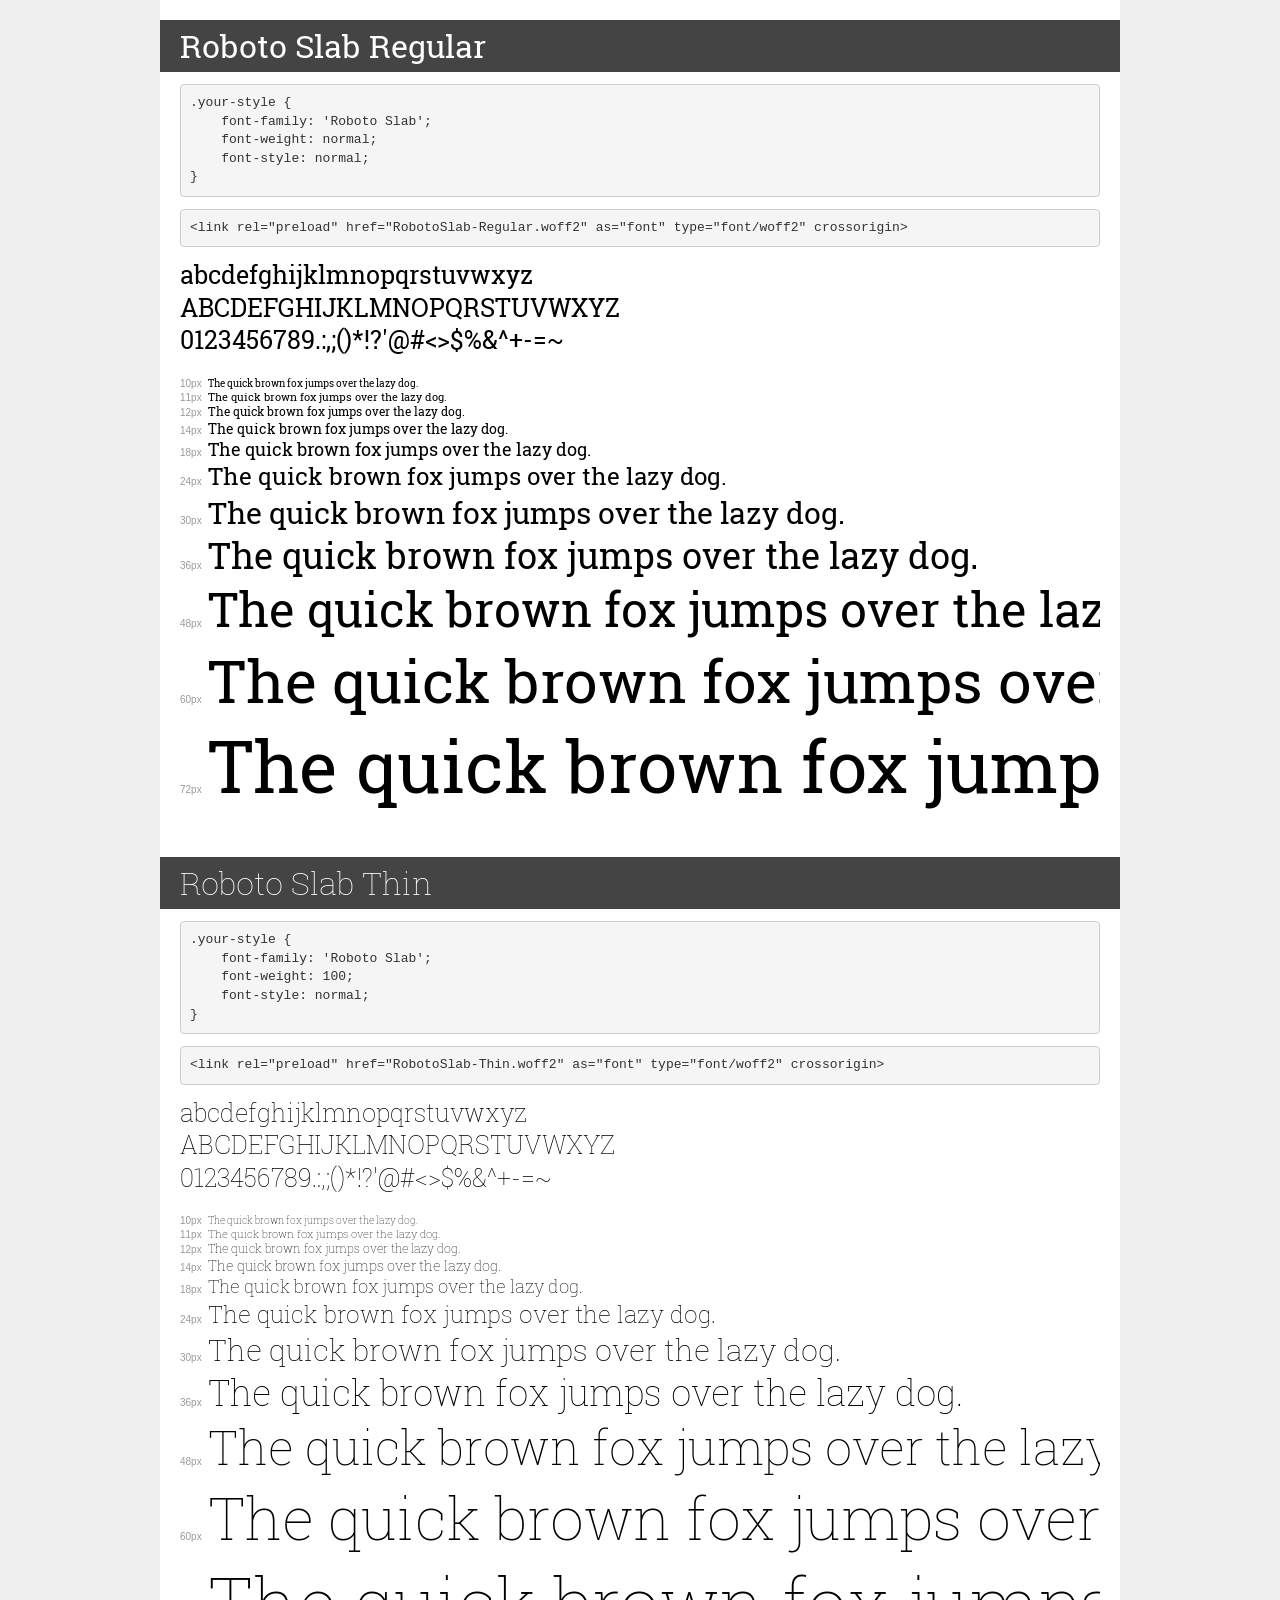
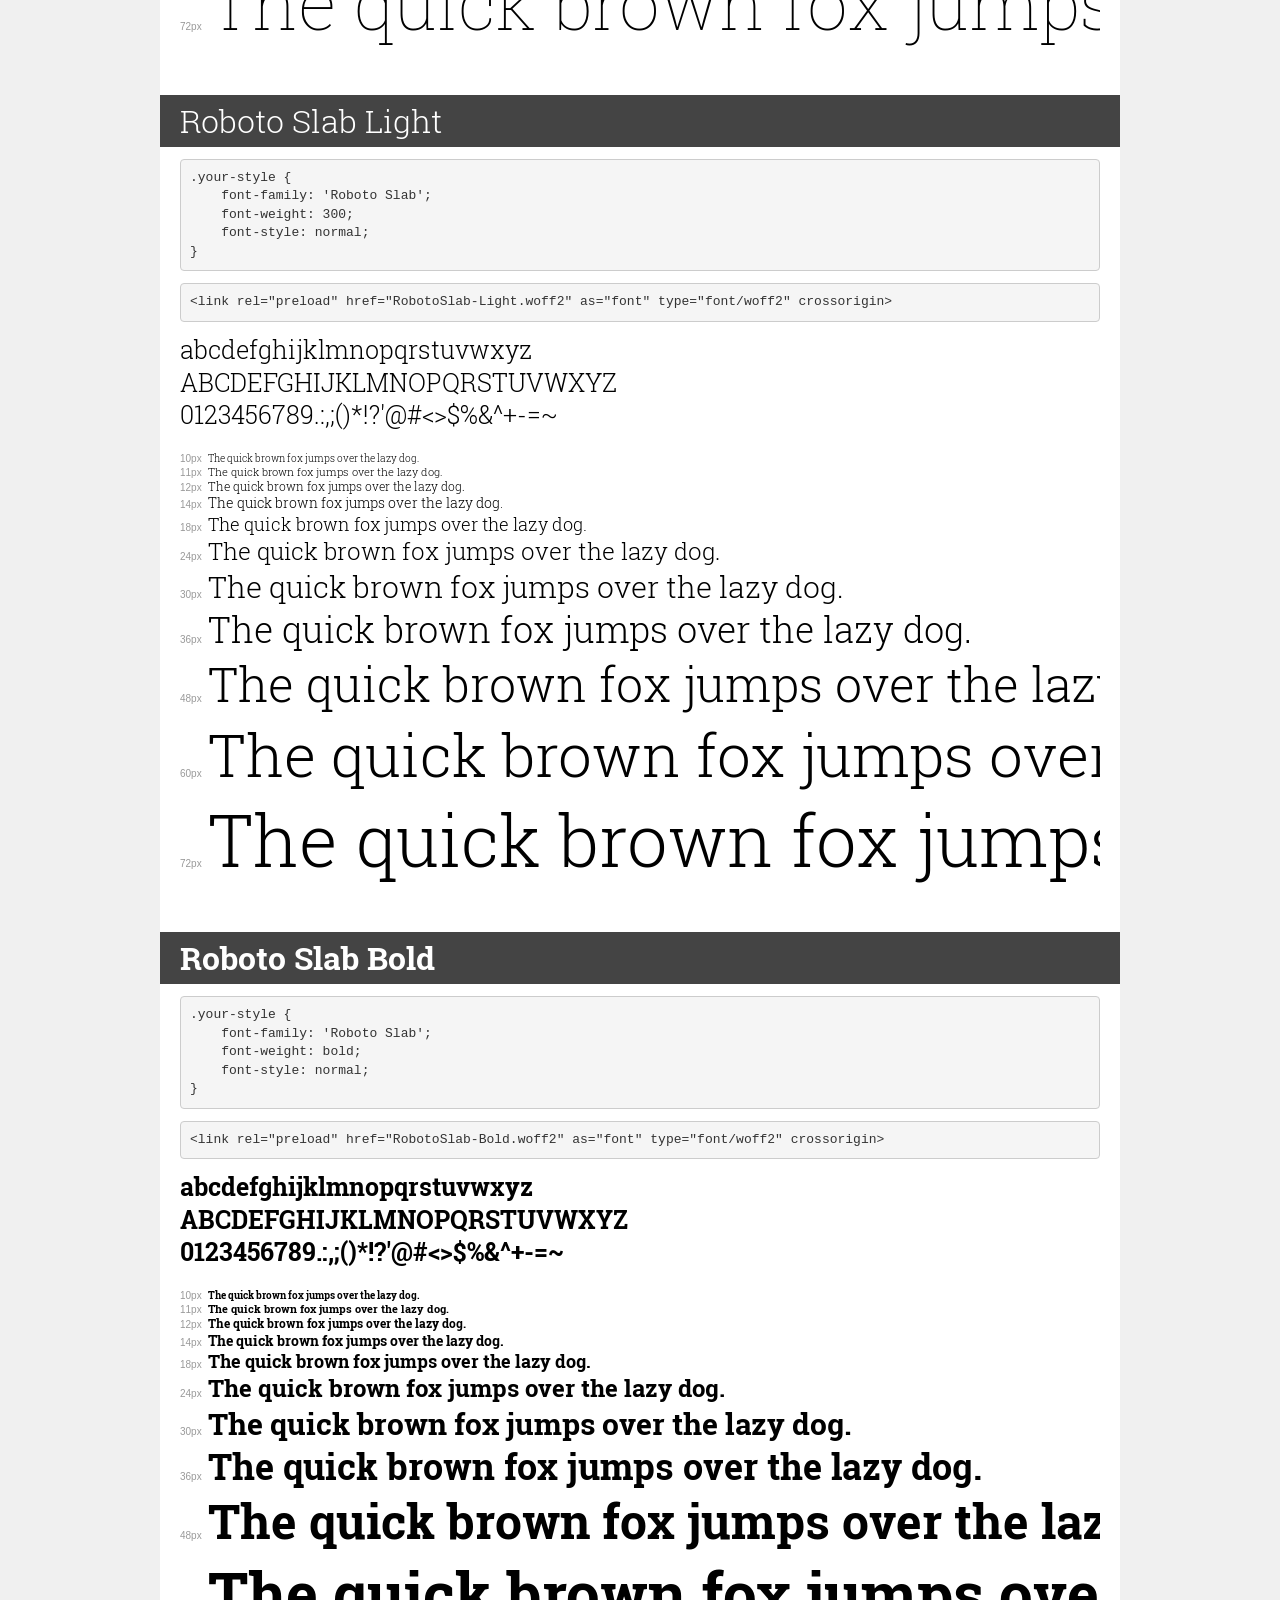
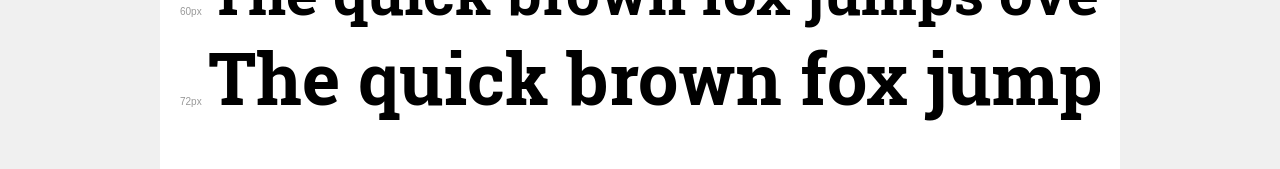
<file: assets/fonts/Roboto/Roboto Full Version/Web Fonts/Roboto Slab/demo.html>
<!DOCTYPE html>
<html lang="en">
<head>
    <meta charset="utf-8">
    <meta http-equiv="X-UA-Compatible" content="IE=edge">
    <meta name="viewport" content="width=device-width, initial-scale=1">
    <meta name="robots" content="noindex, noarchive">
    <meta name="format-detection" content="telephone=no">
    <title>Transfonter demo</title>
    <link href="stylesheet.css" rel="stylesheet">
    <style>
        /*
        http://meyerweb.com/eric/tools/css/reset/
        v2.0 | 20110126
        License: none (public domain)
        */
        html, body, div, span, applet, object, iframe,
        h1, h2, h3, h4, h5, h6, p, blockquote, pre,
        a, abbr, acronym, address, big, cite, code,
        del, dfn, em, img, ins, kbd, q, s, samp,
        small, strike, strong, sub, sup, tt, var,
        b, u, i, center,
        dl, dt, dd, ol, ul, li,
        fieldset, form, label, legend,
        table, caption, tbody, tfoot, thead, tr, th, td,
        article, aside, canvas, details, embed,
        figure, figcaption, footer, header, hgroup,
        menu, nav, output, ruby, section, summary,
        time, mark, audio, video {
            margin: 0;
            padding: 0;
            border: 0;
            font-size: 100%;
            font: inherit;
            vertical-align: baseline;
        }
        /* HTML5 display-role reset for older browsers */
        article, aside, details, figcaption, figure,
        footer, header, hgroup, menu, nav, section {
            display: block;
        }
        body {
            line-height: 1;
        }
        ol, ul {
            list-style: none;
        }
        blockquote, q {
            quotes: none;
        }
        blockquote:before, blockquote:after,
        q:before, q:after {
            content: '';
            content: none;
        }
        table {
            border-collapse: collapse;
            border-spacing: 0;
        }
        /* demo styles */
        body {
            background: #f0f0f0;
            color: #000;
        }
        .page {
            background: #fff;
            width: 920px;
            margin: 0 auto;
            padding: 20px 20px 0 20px;
            overflow: hidden;
        }
        .font-container {
            overflow-x: auto;
            overflow-y: hidden;
            margin-bottom: 40px;
            line-height: 1.3;
            white-space: nowrap;
            padding-bottom: 5px;
        }
        h1 {
            position: relative;
            background: #444;
            font-size: 32px;
            color: #fff;
            padding: 10px 20px;
            margin: 0 -20px 12px -20px;
        }
        .letters {
            font-size: 25px;
            margin-bottom: 20px;
        }
        .s10:before {
            content: '10px';
        }
        .s11:before {
            content: '11px';
        }
        .s12:before {
            content: '12px';
        }
        .s14:before {
            content: '14px';
        }
        .s18:before {
            content: '18px';
        }
        .s24:before {
            content: '24px';
        }
        .s30:before {
            content: '30px';
        }
        .s36:before {
            content: '36px';
        }
        .s48:before {
            content: '48px';
        }
        .s60:before {
            content: '60px';
        }
        .s72:before {
            content: '72px';
        }
        .s10:before, .s11:before, .s12:before, .s14:before,
        .s18:before, .s24:before, .s30:before, .s36:before,
        .s48:before, .s60:before, .s72:before {
            font-family: Arial, sans-serif;
            font-size: 10px;
            font-weight: normal;
            font-style: normal;
            color: #999;
            padding-right: 6px;
        }
        pre {
            display: block;
            padding: 9px;
            margin: 0 0 12px;
            font-family: Monaco, Menlo, Consolas, "Courier New", monospace;
            font-size: 13px;
            line-height: 1.428571429;
            color: #333;
            font-weight: normal;
            font-style: normal;
            background-color: #f5f5f5;
            border: 1px solid #ccc;
            overflow-x: auto;
            border-radius: 4px;
        }
        /* responsive */
        @media (max-width: 959px) {
            .page {
                width: auto;
                margin: 0;
            }
        }
    </style>
</head>
<body>
<div class="page">
    <div class="demo">
        <h1 style="font-family: 'Roboto Slab'; font-weight: normal; font-style: normal;">Roboto Slab Regular</h1>
        <pre title="Usage">.your-style {
    font-family: 'Roboto Slab';
    font-weight: normal;
    font-style: normal;
}</pre>
        <pre title="Preload (optional)">
&lt;link rel=&quot;preload&quot; href=&quot;RobotoSlab-Regular.woff2&quot; as=&quot;font&quot; type=&quot;font/woff2&quot; crossorigin&gt;</pre>
        <div class="font-container" style="font-family: 'Roboto Slab'; font-weight: normal; font-style: normal;">
            <p class="letters">
                abcdefghijklmnopqrstuvwxyz<br>
ABCDEFGHIJKLMNOPQRSTUVWXYZ<br>
                0123456789.:,;()*!?'@#&lt;&gt;$%&^+-=~
            </p>
            <p class="s10" style="font-size: 10px;">The quick brown fox jumps over the lazy dog.</p>
            <p class="s11" style="font-size: 11px;">The quick brown fox jumps over the lazy dog.</p>
            <p class="s12" style="font-size: 12px;">The quick brown fox jumps over the lazy dog.</p>
            <p class="s14" style="font-size: 14px;">The quick brown fox jumps over the lazy dog.</p>
            <p class="s18" style="font-size: 18px;">The quick brown fox jumps over the lazy dog.</p>
            <p class="s24" style="font-size: 24px;">The quick brown fox jumps over the lazy dog.</p>
            <p class="s30" style="font-size: 30px;">The quick brown fox jumps over the lazy dog.</p>
            <p class="s36" style="font-size: 36px;">The quick brown fox jumps over the lazy dog.</p>
            <p class="s48" style="font-size: 48px;">The quick brown fox jumps over the lazy dog.</p>
            <p class="s60" style="font-size: 60px;">The quick brown fox jumps over the lazy dog.</p>
            <p class="s72" style="font-size: 72px;">The quick brown fox jumps over the lazy dog.</p>
        </div>
    </div>

    <div class="demo">
        <h1 style="font-family: 'Roboto Slab'; font-weight: 100; font-style: normal;">Roboto Slab Thin</h1>
        <pre title="Usage">.your-style {
    font-family: 'Roboto Slab';
    font-weight: 100;
    font-style: normal;
}</pre>
        <pre title="Preload (optional)">
&lt;link rel=&quot;preload&quot; href=&quot;RobotoSlab-Thin.woff2&quot; as=&quot;font&quot; type=&quot;font/woff2&quot; crossorigin&gt;</pre>
        <div class="font-container" style="font-family: 'Roboto Slab'; font-weight: 100; font-style: normal;">
            <p class="letters">
                abcdefghijklmnopqrstuvwxyz<br>
ABCDEFGHIJKLMNOPQRSTUVWXYZ<br>
                0123456789.:,;()*!?'@#&lt;&gt;$%&^+-=~
            </p>
            <p class="s10" style="font-size: 10px;">The quick brown fox jumps over the lazy dog.</p>
            <p class="s11" style="font-size: 11px;">The quick brown fox jumps over the lazy dog.</p>
            <p class="s12" style="font-size: 12px;">The quick brown fox jumps over the lazy dog.</p>
            <p class="s14" style="font-size: 14px;">The quick brown fox jumps over the lazy dog.</p>
            <p class="s18" style="font-size: 18px;">The quick brown fox jumps over the lazy dog.</p>
            <p class="s24" style="font-size: 24px;">The quick brown fox jumps over the lazy dog.</p>
            <p class="s30" style="font-size: 30px;">The quick brown fox jumps over the lazy dog.</p>
            <p class="s36" style="font-size: 36px;">The quick brown fox jumps over the lazy dog.</p>
            <p class="s48" style="font-size: 48px;">The quick brown fox jumps over the lazy dog.</p>
            <p class="s60" style="font-size: 60px;">The quick brown fox jumps over the lazy dog.</p>
            <p class="s72" style="font-size: 72px;">The quick brown fox jumps over the lazy dog.</p>
        </div>
    </div>

    <div class="demo">
        <h1 style="font-family: 'Roboto Slab'; font-weight: 300; font-style: normal;">Roboto Slab Light</h1>
        <pre title="Usage">.your-style {
    font-family: 'Roboto Slab';
    font-weight: 300;
    font-style: normal;
}</pre>
        <pre title="Preload (optional)">
&lt;link rel=&quot;preload&quot; href=&quot;RobotoSlab-Light.woff2&quot; as=&quot;font&quot; type=&quot;font/woff2&quot; crossorigin&gt;</pre>
        <div class="font-container" style="font-family: 'Roboto Slab'; font-weight: 300; font-style: normal;">
            <p class="letters">
                abcdefghijklmnopqrstuvwxyz<br>
ABCDEFGHIJKLMNOPQRSTUVWXYZ<br>
                0123456789.:,;()*!?'@#&lt;&gt;$%&^+-=~
            </p>
            <p class="s10" style="font-size: 10px;">The quick brown fox jumps over the lazy dog.</p>
            <p class="s11" style="font-size: 11px;">The quick brown fox jumps over the lazy dog.</p>
            <p class="s12" style="font-size: 12px;">The quick brown fox jumps over the lazy dog.</p>
            <p class="s14" style="font-size: 14px;">The quick brown fox jumps over the lazy dog.</p>
            <p class="s18" style="font-size: 18px;">The quick brown fox jumps over the lazy dog.</p>
            <p class="s24" style="font-size: 24px;">The quick brown fox jumps over the lazy dog.</p>
            <p class="s30" style="font-size: 30px;">The quick brown fox jumps over the lazy dog.</p>
            <p class="s36" style="font-size: 36px;">The quick brown fox jumps over the lazy dog.</p>
            <p class="s48" style="font-size: 48px;">The quick brown fox jumps over the lazy dog.</p>
            <p class="s60" style="font-size: 60px;">The quick brown fox jumps over the lazy dog.</p>
            <p class="s72" style="font-size: 72px;">The quick brown fox jumps over the lazy dog.</p>
        </div>
    </div>

    <div class="demo">
        <h1 style="font-family: 'Roboto Slab'; font-weight: bold; font-style: normal;">Roboto Slab Bold</h1>
        <pre title="Usage">.your-style {
    font-family: 'Roboto Slab';
    font-weight: bold;
    font-style: normal;
}</pre>
        <pre title="Preload (optional)">
&lt;link rel=&quot;preload&quot; href=&quot;RobotoSlab-Bold.woff2&quot; as=&quot;font&quot; type=&quot;font/woff2&quot; crossorigin&gt;</pre>
        <div class="font-container" style="font-family: 'Roboto Slab'; font-weight: bold; font-style: normal;">
            <p class="letters">
                abcdefghijklmnopqrstuvwxyz<br>
ABCDEFGHIJKLMNOPQRSTUVWXYZ<br>
                0123456789.:,;()*!?'@#&lt;&gt;$%&^+-=~
            </p>
            <p class="s10" style="font-size: 10px;">The quick brown fox jumps over the lazy dog.</p>
            <p class="s11" style="font-size: 11px;">The quick brown fox jumps over the lazy dog.</p>
            <p class="s12" style="font-size: 12px;">The quick brown fox jumps over the lazy dog.</p>
            <p class="s14" style="font-size: 14px;">The quick brown fox jumps over the lazy dog.</p>
            <p class="s18" style="font-size: 18px;">The quick brown fox jumps over the lazy dog.</p>
            <p class="s24" style="font-size: 24px;">The quick brown fox jumps over the lazy dog.</p>
            <p class="s30" style="font-size: 30px;">The quick brown fox jumps over the lazy dog.</p>
            <p class="s36" style="font-size: 36px;">The quick brown fox jumps over the lazy dog.</p>
            <p class="s48" style="font-size: 48px;">The quick brown fox jumps over the lazy dog.</p>
            <p class="s60" style="font-size: 60px;">The quick brown fox jumps over the lazy dog.</p>
            <p class="s72" style="font-size: 72px;">The quick brown fox jumps over the lazy dog.</p>
        </div>
    </div>

</div>
</body>
</html>
</file>
<file: assets/fonts/Roboto/stylesheet.css>
@font-face {
    font-family: 'Roboto';
    src: url('Roboto-Black.eot');
    src: url('Roboto-Black.eot?#iefix') format('embedded-opentype'),
        url('Roboto-Black.woff2') format('woff2'),
        url('Roboto-Black.woff') format('woff'),
        url('Roboto-Black.svg#Roboto-Black') format('svg');
    font-weight: 900;
    font-style: normal;
    font-display: swap;
}

@font-face {
    font-family: 'Roboto';
    src: url('Roboto-Bold.eot');
    src: url('Roboto-Bold.eot?#iefix') format('embedded-opentype'),
        url('Roboto-Bold.woff2') format('woff2'),
        url('Roboto-Bold.woff') format('woff'),
        url('Roboto-Bold.svg#Roboto-Bold') format('svg');
    font-weight: bold;
    font-style: normal;
    font-display: swap;
}

@font-face {
    font-family: 'Roboto';
    src: url('Roboto-BlackItalic.eot');
    src: url('Roboto-BlackItalic.eot?#iefix') format('embedded-opentype'),
        url('Roboto-BlackItalic.woff2') format('woff2'),
        url('Roboto-BlackItalic.woff') format('woff'),
        url('Roboto-BlackItalic.svg#Roboto-BlackItalic') format('svg');
    font-weight: 900;
    font-style: italic;
    font-display: swap;
}

@font-face {
    font-family: 'Roboto';
    src: url('Roboto-BoldItalic.eot');
    src: url('Roboto-BoldItalic.eot?#iefix') format('embedded-opentype'),
        url('Roboto-BoldItalic.woff2') format('woff2'),
        url('Roboto-BoldItalic.woff') format('woff'),
        url('Roboto-BoldItalic.svg#Roboto-BoldItalic') format('svg');
    font-weight: bold;
    font-style: italic;
    font-display: swap;
}

@font-face {
    font-family: 'Roboto';
    src: url('Roboto-Italic.eot');
    src: url('Roboto-Italic.eot?#iefix') format('embedded-opentype'),
        url('Roboto-Italic.woff2') format('woff2'),
        url('Roboto-Italic.woff') format('woff'),
        url('Roboto-Italic.svg#Roboto-Italic') format('svg');
    font-weight: normal;
    font-style: italic;
    font-display: swap;
}

@font-face {
    font-family: 'Roboto';
    src: url('Roboto-Light.eot');
    src: url('Roboto-Light.eot?#iefix') format('embedded-opentype'),
        url('Roboto-Light.woff2') format('woff2'),
        url('Roboto-Light.woff') format('woff'),
        url('Roboto-Light.svg#Roboto-Light') format('svg');
    font-weight: 300;
    font-style: normal;
    font-display: swap;
}

@font-face {
    font-family: 'Roboto';
    src: url('Roboto-LightItalic.eot');
    src: url('Roboto-LightItalic.eot?#iefix') format('embedded-opentype'),
        url('Roboto-LightItalic.woff2') format('woff2'),
        url('Roboto-LightItalic.woff') format('woff'),
        url('Roboto-LightItalic.svg#Roboto-LightItalic') format('svg');
    font-weight: 300;
    font-style: italic;
    font-display: swap;
}

@font-face {
    font-family: 'Roboto';
    src: url('Roboto-Medium.eot');
    src: url('Roboto-Medium.eot?#iefix') format('embedded-opentype'),
        url('Roboto-Medium.woff2') format('woff2'),
        url('Roboto-Medium.woff') format('woff'),
        url('Roboto-Medium.svg#Roboto-Medium') format('svg');
    font-weight: 500;
    font-style: normal;
    font-display: swap;
}

@font-face {
    font-family: 'Roboto';
    src: url('Roboto-MediumItalic.eot');
    src: url('Roboto-MediumItalic.eot?#iefix') format('embedded-opentype'),
        url('Roboto-MediumItalic.woff2') format('woff2'),
        url('Roboto-MediumItalic.woff') format('woff'),
        url('Roboto-MediumItalic.svg#Roboto-MediumItalic') format('svg');
    font-weight: 500;
    font-style: italic;
    font-display: swap;
}

@font-face {
    font-family: 'Roboto';
    src: url('Roboto-Thin.eot');
    src: url('Roboto-Thin.eot?#iefix') format('embedded-opentype'),
        url('Roboto-Thin.woff2') format('woff2'),
        url('Roboto-Thin.woff') format('woff'),
        url('Roboto-Thin.svg#Roboto-Thin') format('svg');
    font-weight: 100;
    font-style: normal;
    font-display: swap;
}

@font-face {
    font-family: 'Roboto';
    src: url('Roboto-Regular.eot');
    src: url('Roboto-Regular.eot?#iefix') format('embedded-opentype'),
        url('Roboto-Regular.woff2') format('woff2'),
        url('Roboto-Regular.woff') format('woff'),
        url('Roboto-Regular.svg#Roboto-Regular') format('svg');
    font-weight: normal;
    font-style: normal;
    font-display: swap;
}

@font-face {
    font-family: 'Roboto';
    src: url('Roboto-ThinItalic.eot');
    src: url('Roboto-ThinItalic.eot?#iefix') format('embedded-opentype'),
        url('Roboto-ThinItalic.woff2') format('woff2'),
        url('Roboto-ThinItalic.woff') format('woff'),
        url('Roboto-ThinItalic.svg#Roboto-ThinItalic') format('svg');
    font-weight: 100;
    font-style: italic;
    font-display: swap;
}
</file>
<file: assets/fonts/Roboto/Roboto Full Version/Web Fonts/Roboto Condensed/stylesheet.css>
@font-face {
    font-family: 'Roboto Condensed';
    src: url('RobotoCondensed-BlackItalic.eot');
    src: url('RobotoCondensed-BlackItalic.eot?#iefix') format('embedded-opentype'),
        url('RobotoCondensed-BlackItalic.woff2') format('woff2'),
        url('RobotoCondensed-BlackItalic.woff') format('woff'),
        url('RobotoCondensed-BlackItalic.svg#RobotoCondensed-BlackItalic') format('svg');
    font-weight: 900;
    font-style: italic;
    font-display: swap;
}

@font-face {
    font-family: 'Roboto Condensed';
    src: url('RobotoCondensed-Black.eot');
    src: url('RobotoCondensed-Black.eot?#iefix') format('embedded-opentype'),
        url('RobotoCondensed-Black.woff2') format('woff2'),
        url('RobotoCondensed-Black.woff') format('woff'),
        url('RobotoCondensed-Black.svg#RobotoCondensed-Black') format('svg');
    font-weight: 900;
    font-style: normal;
    font-display: swap;
}

@font-face {
    font-family: 'Roboto Condensed';
    src: url('RobotoCondensed-BoldItalic.eot');
    src: url('RobotoCondensed-BoldItalic.eot?#iefix') format('embedded-opentype'),
        url('RobotoCondensed-BoldItalic.woff2') format('woff2'),
        url('RobotoCondensed-BoldItalic.woff') format('woff'),
        url('RobotoCondensed-BoldItalic.svg#RobotoCondensed-BoldItalic') format('svg');
    font-weight: bold;
    font-style: italic;
    font-display: swap;
}

@font-face {
    font-family: 'Roboto Condensed';
    src: url('RobotoCondensed-Bold.eot');
    src: url('RobotoCondensed-Bold.eot?#iefix') format('embedded-opentype'),
        url('RobotoCondensed-Bold.woff2') format('woff2'),
        url('RobotoCondensed-Bold.woff') format('woff'),
        url('RobotoCondensed-Bold.svg#RobotoCondensed-Bold') format('svg');
    font-weight: bold;
    font-style: normal;
    font-display: swap;
}

@font-face {
    font-family: 'Roboto Condensed';
    src: url('RobotoCondensed-ExtraBold.eot');
    src: url('RobotoCondensed-ExtraBold.eot?#iefix') format('embedded-opentype'),
        url('RobotoCondensed-ExtraBold.woff2') format('woff2'),
        url('RobotoCondensed-ExtraBold.woff') format('woff'),
        url('RobotoCondensed-ExtraBold.svg#RobotoCondensed-ExtraBold') format('svg');
    font-weight: bold;
    font-style: normal;
    font-display: swap;
}

@font-face {
    font-family: 'Roboto Condensed';
    src: url('RobotoCondensed-ExtraBoldItalic.eot');
    src: url('RobotoCondensed-ExtraBoldItalic.eot?#iefix') format('embedded-opentype'),
        url('RobotoCondensed-ExtraBoldItalic.woff2') format('woff2'),
        url('RobotoCondensed-ExtraBoldItalic.woff') format('woff'),
        url('RobotoCondensed-ExtraBoldItalic.svg#RobotoCondensed-ExtraBoldItalic') format('svg');
    font-weight: bold;
    font-style: italic;
    font-display: swap;
}

@font-face {
    font-family: 'Roboto Condensed';
    src: url('RobotoCondensed-ExtraLight.eot');
    src: url('RobotoCondensed-ExtraLight.eot?#iefix') format('embedded-opentype'),
        url('RobotoCondensed-ExtraLight.woff2') format('woff2'),
        url('RobotoCondensed-ExtraLight.woff') format('woff'),
        url('RobotoCondensed-ExtraLight.svg#RobotoCondensed-ExtraLight') format('svg');
    font-weight: 200;
    font-style: normal;
    font-display: swap;
}

@font-face {
    font-family: 'Roboto Condensed';
    src: url('RobotoCondensed-ExtraLightItalic.eot');
    src: url('RobotoCondensed-ExtraLightItalic.eot?#iefix') format('embedded-opentype'),
        url('RobotoCondensed-ExtraLightItalic.woff2') format('woff2'),
        url('RobotoCondensed-ExtraLightItalic.woff') format('woff'),
        url('RobotoCondensed-ExtraLightItalic.svg#RobotoCondensed-ExtraLightItalic') format('svg');
    font-weight: 200;
    font-style: italic;
    font-display: swap;
}

@font-face {
    font-family: 'Roboto Condensed';
    src: url('RobotoCondensed-Italic.eot');
    src: url('RobotoCondensed-Italic.eot?#iefix') format('embedded-opentype'),
        url('RobotoCondensed-Italic.woff2') format('woff2'),
        url('RobotoCondensed-Italic.woff') format('woff'),
        url('RobotoCondensed-Italic.svg#RobotoCondensed-Italic') format('svg');
    font-weight: normal;
    font-style: italic;
    font-display: swap;
}

@font-face {
    font-family: 'Roboto Condensed';
    src: url('RobotoCondensed-Light.eot');
    src: url('RobotoCondensed-Light.eot?#iefix') format('embedded-opentype'),
        url('RobotoCondensed-Light.woff2') format('woff2'),
        url('RobotoCondensed-Light.woff') format('woff'),
        url('RobotoCondensed-Light.svg#RobotoCondensed-Light') format('svg');
    font-weight: 300;
    font-style: normal;
    font-display: swap;
}

@font-face {
    font-family: 'Roboto Condensed';
    src: url('RobotoCondensed-LightItalic.eot');
    src: url('RobotoCondensed-LightItalic.eot?#iefix') format('embedded-opentype'),
        url('RobotoCondensed-LightItalic.woff2') format('woff2'),
        url('RobotoCondensed-LightItalic.woff') format('woff'),
        url('RobotoCondensed-LightItalic.svg#RobotoCondensed-LightItalic') format('svg');
    font-weight: 300;
    font-style: italic;
    font-display: swap;
}

@font-face {
    font-family: 'Roboto Condensed';
    src: url('RobotoCondensed-Medium.eot');
    src: url('RobotoCondensed-Medium.eot?#iefix') format('embedded-opentype'),
        url('RobotoCondensed-Medium.woff2') format('woff2'),
        url('RobotoCondensed-Medium.woff') format('woff'),
        url('RobotoCondensed-Medium.svg#RobotoCondensed-Medium') format('svg');
    font-weight: 500;
    font-style: normal;
    font-display: swap;
}

@font-face {
    font-family: 'Roboto Condensed';
    src: url('RobotoCondensed-MediumItalic.eot');
    src: url('RobotoCondensed-MediumItalic.eot?#iefix') format('embedded-opentype'),
        url('RobotoCondensed-MediumItalic.woff2') format('woff2'),
        url('RobotoCondensed-MediumItalic.woff') format('woff'),
        url('RobotoCondensed-MediumItalic.svg#RobotoCondensed-MediumItalic') format('svg');
    font-weight: 500;
    font-style: italic;
    font-display: swap;
}

@font-face {
    font-family: 'Roboto Condensed';
    src: url('RobotoCondensed-SemiBold.eot');
    src: url('RobotoCondensed-SemiBold.eot?#iefix') format('embedded-opentype'),
        url('RobotoCondensed-SemiBold.woff2') format('woff2'),
        url('RobotoCondensed-SemiBold.woff') format('woff'),
        url('RobotoCondensed-SemiBold.svg#RobotoCondensed-SemiBold') format('svg');
    font-weight: 600;
    font-style: normal;
    font-display: swap;
}

@font-face {
    font-family: 'Roboto Condensed';
    src: url('RobotoCondensed-Regular.eot');
    src: url('RobotoCondensed-Regular.eot?#iefix') format('embedded-opentype'),
        url('RobotoCondensed-Regular.woff2') format('woff2'),
        url('RobotoCondensed-Regular.woff') format('woff'),
        url('RobotoCondensed-Regular.svg#RobotoCondensed-Regular') format('svg');
    font-weight: normal;
    font-style: normal;
    font-display: swap;
}

@font-face {
    font-family: 'Roboto Condensed';
    src: url('RobotoCondensed-SemiBoldItalic.eot');
    src: url('RobotoCondensed-SemiBoldItalic.eot?#iefix') format('embedded-opentype'),
        url('RobotoCondensed-SemiBoldItalic.woff2') format('woff2'),
        url('RobotoCondensed-SemiBoldItalic.woff') format('woff'),
        url('RobotoCondensed-SemiBoldItalic.svg#RobotoCondensed-SemiBoldItalic') format('svg');
    font-weight: 600;
    font-style: italic;
    font-display: swap;
}

@font-face {
    font-family: 'Roboto Condensed';
    src: url('RobotoCondensed-Thin.eot');
    src: url('RobotoCondensed-Thin.eot?#iefix') format('embedded-opentype'),
        url('RobotoCondensed-Thin.woff2') format('woff2'),
        url('RobotoCondensed-Thin.woff') format('woff'),
        url('RobotoCondensed-Thin.svg#RobotoCondensed-Thin') format('svg');
    font-weight: 100;
    font-style: normal;
    font-display: swap;
}

@font-face {
    font-family: 'Roboto Condensed';
    src: url('RobotoCondensed-ThinItalic.eot');
    src: url('RobotoCondensed-ThinItalic.eot?#iefix') format('embedded-opentype'),
        url('RobotoCondensed-ThinItalic.woff2') format('woff2'),
        url('RobotoCondensed-ThinItalic.woff') format('woff'),
        url('RobotoCondensed-ThinItalic.svg#RobotoCondensed-ThinItalic') format('svg');
    font-weight: 100;
    font-style: italic;
    font-display: swap;
}
</file>
<file: assets/fonts/Roboto/Roboto Full Version/Web Fonts/Roboto Flex/stylesheet.css>
@font-face {
    font-family: 'Roboto Flex';
    src: url('RobotoFlex-Regular.woff2') format('woff2'),
        url('RobotoFlex-Regular.woff') format('woff');
    font-weight: normal;
    font-style: normal;
    font-display: swap;
}
</file>
<file: assets/fonts/Roboto/Roboto Full Version/Web Fonts/Roboto Mono/stylesheet.css>
@font-face {
    font-family: 'Roboto Mono';
    src: url('RobotoMono-Bold.woff2') format('woff2'),
        url('RobotoMono-Bold.woff') format('woff');
    font-weight: bold;
    font-style: normal;
    font-display: swap;
}

@font-face {
    font-family: 'Roboto Mono';
    src: url('RobotoMono-ExtraLight.woff2') format('woff2'),
        url('RobotoMono-ExtraLight.woff') format('woff');
    font-weight: 200;
    font-style: normal;
    font-display: swap;
}

@font-face {
    font-family: 'Roboto Mono';
    src: url('RobotoMono-BoldItalic.woff2') format('woff2'),
        url('RobotoMono-BoldItalic.woff') format('woff');
    font-weight: bold;
    font-style: italic;
    font-display: swap;
}

@font-face {
    font-family: 'Roboto Mono';
    src: url('RobotoMono-ExtraLightItalic.woff2') format('woff2'),
        url('RobotoMono-ExtraLightItalic.woff') format('woff');
    font-weight: 200;
    font-style: italic;
    font-display: swap;
}

@font-face {
    font-family: 'Roboto Mono';
    src: url('RobotoMono-Light.woff2') format('woff2'),
        url('RobotoMono-Light.woff') format('woff');
    font-weight: 300;
    font-style: normal;
    font-display: swap;
}

@font-face {
    font-family: 'Roboto Mono';
    src: url('RobotoMono-Italic.woff2') format('woff2'),
        url('RobotoMono-Italic.woff') format('woff');
    font-weight: normal;
    font-style: italic;
    font-display: swap;
}

@font-face {
    font-family: 'Roboto Mono';
    src: url('RobotoMono-LightItalic.woff2') format('woff2'),
        url('RobotoMono-LightItalic.woff') format('woff');
    font-weight: 300;
    font-style: italic;
    font-display: swap;
}

@font-face {
    font-family: 'Roboto Mono';
    src: url('RobotoMono-Medium.woff2') format('woff2'),
        url('RobotoMono-Medium.woff') format('woff');
    font-weight: 500;
    font-style: normal;
    font-display: swap;
}

@font-face {
    font-family: 'Roboto Mono';
    src: url('RobotoMono-MediumItalic.woff2') format('woff2'),
        url('RobotoMono-MediumItalic.woff') format('woff');
    font-weight: 500;
    font-style: italic;
    font-display: swap;
}

@font-face {
    font-family: 'Roboto Mono';
    src: url('RobotoMono-Regular.woff2') format('woff2'),
        url('RobotoMono-Regular.woff') format('woff');
    font-weight: normal;
    font-style: normal;
    font-display: swap;
}

@font-face {
    font-family: 'Roboto Mono';
    src: url('RobotoMono-SemiBold.woff2') format('woff2'),
        url('RobotoMono-SemiBold.woff') format('woff');
    font-weight: 600;
    font-style: normal;
    font-display: swap;
}

@font-face {
    font-family: 'Roboto Mono';
    src: url('RobotoMono-SemiBoldItalic.woff2') format('woff2'),
        url('RobotoMono-SemiBoldItalic.woff') format('woff');
    font-weight: 600;
    font-style: italic;
    font-display: swap;
}

@font-face {
    font-family: 'Roboto Mono';
    src: url('RobotoMono-Thin.woff2') format('woff2'),
        url('RobotoMono-Thin.woff') format('woff');
    font-weight: 100;
    font-style: normal;
    font-display: swap;
}

@font-face {
    font-family: 'Roboto Mono';
    src: url('RobotoMono-ThinItalic.woff2') format('woff2'),
        url('RobotoMono-ThinItalic.woff') format('woff');
    font-weight: 100;
    font-style: italic;
    font-display: swap;
}
</file>
<file: assets/fonts/Roboto/Roboto Full Version/Web Fonts/Roboto Serif/stylesheet.css>
@font-face {
    font-family: 'Roboto Serif';
    src: url('RobotoSerif-Black.woff2') format('woff2'),
        url('RobotoSerif-Black.woff') format('woff');
    font-weight: 900;
    font-style: normal;
    font-display: swap;
}

@font-face {
    font-family: 'Roboto Serif';
    src: url('RobotoSerif-Bold.woff2') format('woff2'),
        url('RobotoSerif-Bold.woff') format('woff');
    font-weight: bold;
    font-style: normal;
    font-display: swap;
}

@font-face {
    font-family: 'Roboto Serif';
    src: url('RobotoSerif-BlackItalic.woff2') format('woff2'),
        url('RobotoSerif-BlackItalic.woff') format('woff');
    font-weight: 900;
    font-style: italic;
    font-display: swap;
}

@font-face {
    font-family: 'Roboto Serif';
    src: url('RobotoSerif-BoldItalic.woff2') format('woff2'),
        url('RobotoSerif-BoldItalic.woff') format('woff');
    font-weight: bold;
    font-style: italic;
    font-display: swap;
}

@font-face {
    font-family: 'Roboto Serif';
    src: url('RobotoSerif-ExtraBold.woff2') format('woff2'),
        url('RobotoSerif-ExtraBold.woff') format('woff');
    font-weight: bold;
    font-style: normal;
    font-display: swap;
}

@font-face {
    font-family: 'Roboto Serif';
    src: url('RobotoSerif-ExtraBoldItalic.woff2') format('woff2'),
        url('RobotoSerif-ExtraBoldItalic.woff') format('woff');
    font-weight: bold;
    font-style: italic;
    font-display: swap;
}

@font-face {
    font-family: 'Roboto Serif';
    src: url('RobotoSerif-ExtraLight.woff2') format('woff2'),
        url('RobotoSerif-ExtraLight.woff') format('woff');
    font-weight: 200;
    font-style: normal;
    font-display: swap;
}

@font-face {
    font-family: 'Roboto Serif';
    src: url('RobotoSerif-ExtraLightItalic.woff2') format('woff2'),
        url('RobotoSerif-ExtraLightItalic.woff') format('woff');
    font-weight: 200;
    font-style: italic;
    font-display: swap;
}

@font-face {
    font-family: 'Roboto Serif';
    src: url('RobotoSerif-Italic.woff2') format('woff2'),
        url('RobotoSerif-Italic.woff') format('woff');
    font-weight: normal;
    font-style: italic;
    font-display: swap;
}

@font-face {
    font-family: 'Roboto Serif';
    src: url('RobotoSerif-Light.woff2') format('woff2'),
        url('RobotoSerif-Light.woff') format('woff');
    font-weight: 300;
    font-style: normal;
    font-display: swap;
}

@font-face {
    font-family: 'Roboto Serif';
    src: url('RobotoSerif-LightItalic.woff2') format('woff2'),
        url('RobotoSerif-LightItalic.woff') format('woff');
    font-weight: 300;
    font-style: italic;
    font-display: swap;
}

@font-face {
    font-family: 'Roboto Serif';
    src: url('RobotoSerif-Medium.woff2') format('woff2'),
        url('RobotoSerif-Medium.woff') format('woff');
    font-weight: 500;
    font-style: normal;
    font-display: swap;
}

@font-face {
    font-family: 'Roboto Serif';
    src: url('RobotoSerif-MediumItalic.woff2') format('woff2'),
        url('RobotoSerif-MediumItalic.woff') format('woff');
    font-weight: 500;
    font-style: italic;
    font-display: swap;
}

@font-face {
    font-family: 'Roboto Serif';
    src: url('RobotoSerif-Regular.woff2') format('woff2'),
        url('RobotoSerif-Regular.woff') format('woff');
    font-weight: normal;
    font-style: normal;
    font-display: swap;
}

@font-face {
    font-family: 'Roboto Serif';
    src: url('RobotoSerif-SemiBold.woff2') format('woff2'),
        url('RobotoSerif-SemiBold.woff') format('woff');
    font-weight: 600;
    font-style: normal;
    font-display: swap;
}

@font-face {
    font-family: 'Roboto Serif';
    src: url('RobotoSerif-SemiBoldItalic.woff2') format('woff2'),
        url('RobotoSerif-SemiBoldItalic.woff') format('woff');
    font-weight: 600;
    font-style: italic;
    font-display: swap;
}

@font-face {
    font-family: 'Roboto Serif';
    src: url('RobotoSerif-Thin.woff2') format('woff2'),
        url('RobotoSerif-Thin.woff') format('woff');
    font-weight: 100;
    font-style: normal;
    font-display: swap;
}

@font-face {
    font-family: 'Roboto Serif';
    src: url('RobotoSerif-ThinItalic.woff2') format('woff2'),
        url('RobotoSerif-ThinItalic.woff') format('woff');
    font-weight: 100;
    font-style: italic;
    font-display: swap;
}
</file>
<file: assets/fonts/Roboto/Roboto Full Version/Web Fonts/Roboto Slab/stylesheet.css>
@font-face {
    font-family: 'Roboto Slab';
    src: url('RobotoSlab-Regular.eot');
    src: url('RobotoSlab-Regular.eot?#iefix') format('embedded-opentype'),
        url('RobotoSlab-Regular.woff2') format('woff2'),
        url('RobotoSlab-Regular.woff') format('woff'),
        url('RobotoSlab-Regular.svg#RobotoSlab-Regular') format('svg');
    font-weight: normal;
    font-style: normal;
    font-display: swap;
}

@font-face {
    font-family: 'Roboto Slab';
    src: url('RobotoSlab-Thin.eot');
    src: url('RobotoSlab-Thin.eot?#iefix') format('embedded-opentype'),
        url('RobotoSlab-Thin.woff2') format('woff2'),
        url('RobotoSlab-Thin.woff') format('woff'),
        url('RobotoSlab-Thin.svg#RobotoSlab-Thin') format('svg');
    font-weight: 100;
    font-style: normal;
    font-display: swap;
}

@font-face {
    font-family: 'Roboto Slab';
    src: url('RobotoSlab-Light.eot');
    src: url('RobotoSlab-Light.eot?#iefix') format('embedded-opentype'),
        url('RobotoSlab-Light.woff2') format('woff2'),
        url('RobotoSlab-Light.woff') format('woff'),
        url('RobotoSlab-Light.svg#RobotoSlab-Light') format('svg');
    font-weight: 300;
    font-style: normal;
    font-display: swap;
}

@font-face {
    font-family: 'Roboto Slab';
    src: url('RobotoSlab-Bold.eot');
    src: url('RobotoSlab-Bold.eot?#iefix') format('embedded-opentype'),
        url('RobotoSlab-Bold.woff2') format('woff2'),
        url('RobotoSlab-Bold.woff') format('woff'),
        url('RobotoSlab-Bold.svg#RobotoSlab-Bold') format('svg');
    font-weight: bold;
    font-style: normal;
    font-display: swap;
}
</file>
<file: assets/css/output.css>
/*! tailwindcss v4.1.16 | MIT License | https://tailwindcss.com */
@import url('https://fonts.googleapis.com/css2?family=Inter:ital,opsz,wght@0,14..32,100..900;1,14..32,100..900&display=swap');
@layer properties;
@layer theme, base, components, utilities;
@layer theme {
  :root, :host {
    --font-sans: ui-sans-serif, system-ui, sans-serif, "Apple Color Emoji",
      "Segoe UI Emoji", "Segoe UI Symbol", "Noto Color Emoji";
    --font-mono: ui-monospace, SFMono-Regular, Menlo, Monaco, Consolas, "Liberation Mono",
      "Courier New", monospace;
    --color-blue-500: oklch(62.3% 0.214 259.815);
    --color-gray-50: oklch(98.5% 0.002 247.839);
    --color-gray-100: oklch(96.7% 0.003 264.542);
    --color-white: #FFFFFF;
    --spacing: 1px;
    --font-weight-normal: 400;
    --font-weight-medium: 500;
    --font-weight-bold: 700;
    --leading-tight: 1.25;
    --radius-sm: 0.25rem;
    --radius-md: 0.375rem;
    --radius-lg: 0.5rem;
    --ease-in-out: cubic-bezier(0.4, 0, 0.2, 1);
    --default-transition-duration: 150ms;
    --default-transition-timing-function: cubic-bezier(0.4, 0, 0.2, 1);
    --default-font-family: var(--font-sans);
    --default-mono-font-family: var(--font-mono);
    --font-thicccboi: 'thicccboi';
    --font-roboto: 'roboto';
    --text-h1: clamp(32px, 5vw, 50px);
    --text-h1--line-height: 1.1em;
    --text-h1--letter-spacing: 0;
    --text-h1--font-weight: 700;
    --text-t_18: 18px;
    --color-body: #343F52;
    --color-primary: #761D91;
    --color-heading: #343F52;
    --color-subtext: #60697B;
    --color-secondary: #7A7A7A;
  }
}
@layer base {
  *, ::after, ::before, ::backdrop, ::file-selector-button {
    box-sizing: border-box;
    margin: 0;
    padding: 0;
    border: 0 solid;
  }
  html, :host {
    line-height: 1.5;
    -webkit-text-size-adjust: 100%;
    tab-size: 4;
    font-family: var(--default-font-family, ui-sans-serif, system-ui, sans-serif, "Apple Color Emoji", "Segoe UI Emoji", "Segoe UI Symbol", "Noto Color Emoji");
    font-feature-settings: var(--default-font-feature-settings, normal);
    font-variation-settings: var(--default-font-variation-settings, normal);
    -webkit-tap-highlight-color: transparent;
  }
  hr {
    height: 0;
    color: inherit;
    border-top-width: 1px;
  }
  abbr:where([title]) {
    -webkit-text-decoration: underline dotted;
    text-decoration: underline dotted;
  }
  h1, h2, h3, h4, h5, h6 {
    font-size: inherit;
    font-weight: inherit;
  }
  a {
    color: inherit;
    -webkit-text-decoration: inherit;
    text-decoration: inherit;
  }
  b, strong {
    font-weight: bolder;
  }
  code, kbd, samp, pre {
    font-family: var(--default-mono-font-family, ui-monospace, SFMono-Regular, Menlo, Monaco, Consolas, "Liberation Mono", "Courier New", monospace);
    font-feature-settings: var(--default-mono-font-feature-settings, normal);
    font-variation-settings: var(--default-mono-font-variation-settings, normal);
    font-size: 1em;
  }
  small {
    font-size: 80%;
  }
  sub, sup {
    font-size: 75%;
    line-height: 0;
    position: relative;
    vertical-align: baseline;
  }
  sub {
    bottom: -0.25em;
  }
  sup {
    top: -0.5em;
  }
  table {
    text-indent: 0;
    border-color: inherit;
    border-collapse: collapse;
  }
  :-moz-focusring {
    outline: auto;
  }
  progress {
    vertical-align: baseline;
  }
  summary {
    display: list-item;
  }
  ol, ul, menu {
    list-style: none;
  }
  img, svg, video, canvas, audio, iframe, embed, object {
    display: block;
    vertical-align: middle;
  }
  img, video {
    max-width: 100%;
    height: auto;
  }
  button, input, select, optgroup, textarea, ::file-selector-button {
    font: inherit;
    font-feature-settings: inherit;
    font-variation-settings: inherit;
    letter-spacing: inherit;
    color: inherit;
    border-radius: 0;
    background-color: transparent;
    opacity: 1;
  }
  :where(select:is([multiple], [size])) optgroup {
    font-weight: bolder;
  }
  :where(select:is([multiple], [size])) optgroup option {
    padding-inline-start: 20px;
  }
  ::file-selector-button {
    margin-inline-end: 4px;
  }
  ::placeholder {
    opacity: 1;
  }
  @supports (not (-webkit-appearance: -apple-pay-button))  or (contain-intrinsic-size: 1px) {
    ::placeholder {
      color: currentcolor;
      @supports (color: color-mix(in lab, red, red)) {
        color: color-mix(in oklab, currentcolor 50%, transparent);
      }
    }
  }
  textarea {
    resize: vertical;
  }
  ::-webkit-search-decoration {
    -webkit-appearance: none;
  }
  ::-webkit-date-and-time-value {
    min-height: 1lh;
    text-align: inherit;
  }
  ::-webkit-datetime-edit {
    display: inline-flex;
  }
  ::-webkit-datetime-edit-fields-wrapper {
    padding: 0;
  }
  ::-webkit-datetime-edit, ::-webkit-datetime-edit-year-field, ::-webkit-datetime-edit-month-field, ::-webkit-datetime-edit-day-field, ::-webkit-datetime-edit-hour-field, ::-webkit-datetime-edit-minute-field, ::-webkit-datetime-edit-second-field, ::-webkit-datetime-edit-millisecond-field, ::-webkit-datetime-edit-meridiem-field {
    padding-block: 0;
  }
  ::-webkit-calendar-picker-indicator {
    line-height: 1;
  }
  :-moz-ui-invalid {
    box-shadow: none;
  }
  button, input:where([type="button"], [type="reset"], [type="submit"]), ::file-selector-button {
    appearance: button;
  }
  ::-webkit-inner-spin-button, ::-webkit-outer-spin-button {
    height: auto;
  }
  [hidden]:where(:not([hidden="until-found"])) {
    display: none !important;
  }
}
@layer utilities {
  .pointer-events-auto {
    pointer-events: auto;
  }
  .pointer-events-none {
    pointer-events: none;
  }
  .absolute {
    position: absolute;
  }
  .fixed {
    position: fixed;
  }
  .relative {
    position: relative;
  }
  .static {
    position: static;
  }
  .top-0 {
    top: calc(var(--spacing) * 0);
  }
  .top-40 {
    top: calc(var(--spacing) * 40);
  }
  .top-full {
    top: 100%;
  }
  .right-0 {
    right: calc(var(--spacing) * 0);
  }
  .right-25 {
    right: calc(var(--spacing) * 25);
  }
  .-bottom-70 {
    bottom: calc(var(--spacing) * -70);
  }
  .bottom-0 {
    bottom: calc(var(--spacing) * 0);
  }
  .bottom-40 {
    bottom: calc(var(--spacing) * 40);
  }
  .left-0 {
    left: calc(var(--spacing) * 0);
  }
  .-z-10 {
    z-index: calc(10 * -1);
  }
  .-z-11 {
    z-index: calc(11 * -1);
  }
  .z-10 {
    z-index: 10;
  }
  .z-40 {
    z-index: 40;
  }
  .z-50 {
    z-index: 50;
  }
  .container {
    width: 100%;
    @media (width >= 325px) {
      max-width: 325px;
    }
    @media (width >= 450px) {
      max-width: 450px;
    }
    @media (width >= 576px) {
      max-width: 576px;
    }
    @media (width >= 768px) {
      max-width: 768px;
    }
    @media (width >= 992px) {
      max-width: 992px;
    }
    @media (width >= 1200px) {
      max-width: 1200px;
    }
    @media (width >= 1512px) {
      max-width: 1512px;
    }
  }
  .m-0 {
    margin: calc(var(--spacing) * 0);
  }
  .mx-auto {
    margin-inline: auto;
  }
  .mt-1 {
    margin-top: calc(var(--spacing) * 1);
  }
  .mt-4 {
    margin-top: calc(var(--spacing) * 4);
  }
  .mt-15 {
    margin-top: calc(var(--spacing) * 15);
  }
  .mt-auto {
    margin-top: auto;
  }
  .block {
    display: block;
  }
  .contents {
    display: contents;
  }
  .flex {
    display: flex;
  }
  .grid {
    display: grid;
  }
  .hidden {
    display: none;
  }
  .table {
    display: table;
  }
  .h-25 {
    height: calc(var(--spacing) * 25);
  }
  .h-26 {
    height: calc(var(--spacing) * 26);
  }
  .h-29 {
    height: calc(var(--spacing) * 29);
  }
  .h-30 {
    height: calc(var(--spacing) * 30);
  }
  .h-40 {
    height: calc(var(--spacing) * 40);
  }
  .h-49 {
    height: calc(var(--spacing) * 49);
  }
  .h-52 {
    height: calc(var(--spacing) * 52);
  }
  .h-60 {
    height: calc(var(--spacing) * 60);
  }
  .h-96 {
    height: calc(var(--spacing) * 96);
  }
  .h-auto {
    height: auto;
  }
  .w-30 {
    width: calc(var(--spacing) * 30);
  }
  .w-40 {
    width: calc(var(--spacing) * 40);
  }
  .w-60 {
    width: calc(var(--spacing) * 60);
  }
  .w-80 {
    width: calc(var(--spacing) * 80);
  }
  .w-96 {
    width: calc(var(--spacing) * 96);
  }
  .w-120 {
    width: calc(var(--spacing) * 120);
  }
  .w-167 {
    width: calc(var(--spacing) * 167);
  }
  .w-\[45\%\] {
    width: 45%;
  }
  .w-auto {
    width: auto;
  }
  .w-fit {
    width: fit-content;
  }
  .w-full {
    width: 100%;
  }
  .w-min {
    width: min-content;
  }
  .max-w-150 {
    max-width: calc(var(--spacing) * 150);
  }
  .max-w-263 {
    max-width: calc(var(--spacing) * 263);
  }
  .max-w-300 {
    max-width: calc(var(--spacing) * 300);
  }
  .max-w-494 {
    max-width: calc(var(--spacing) * 494);
  }
  .max-w-500 {
    max-width: calc(var(--spacing) * 500);
  }
  .max-w-550 {
    max-width: calc(var(--spacing) * 550);
  }
  .max-w-600 {
    max-width: calc(var(--spacing) * 600);
  }
  .max-w-667 {
    max-width: calc(var(--spacing) * 667);
  }
  .min-w-80 {
    min-width: calc(var(--spacing) * 80);
  }
  .flex-shrink {
    flex-shrink: 1;
  }
  .shrink-0 {
    flex-shrink: 0;
  }
  .flex-grow {
    flex-grow: 1;
  }
  .grow {
    flex-grow: 1;
  }
  .border-collapse {
    border-collapse: collapse;
  }
  .translate-y-0 {
    --tw-translate-y: calc(var(--spacing) * 0);
    translate: var(--tw-translate-x) var(--tw-translate-y);
  }
  .translate-y-5 {
    --tw-translate-y: calc(var(--spacing) * 5);
    translate: var(--tw-translate-x) var(--tw-translate-y);
  }
  .transform {
    transform: var(--tw-rotate-x,) var(--tw-rotate-y,) var(--tw-rotate-z,) var(--tw-skew-x,) var(--tw-skew-y,);
  }
  .cursor-pointer {
    cursor: pointer;
  }
  .resize {
    resize: both;
  }
  .snap-x {
    scroll-snap-type: x var(--tw-scroll-snap-strictness);
  }
  .snap-mandatory {
    --tw-scroll-snap-strictness: mandatory;
  }
  .snap-center {
    scroll-snap-align: center;
  }
  .grid-cols-1 {
    grid-template-columns: repeat(1, minmax(0, 1fr));
  }
  .flex-col {
    flex-direction: column;
  }
  .flex-col-reverse {
    flex-direction: column-reverse;
  }
  .flex-row {
    flex-direction: row;
  }
  .flex-wrap {
    flex-wrap: wrap;
  }
  .items-center {
    align-items: center;
  }
  .items-end {
    align-items: flex-end;
  }
  .items-start {
    align-items: flex-start;
  }
  .items-stretch {
    align-items: stretch;
  }
  .justify-between {
    justify-content: space-between;
  }
  .justify-center {
    justify-content: center;
  }
  .gap-4 {
    gap: calc(var(--spacing) * 4);
  }
  .gap-5 {
    gap: calc(var(--spacing) * 5);
  }
  .gap-7 {
    gap: calc(var(--spacing) * 7);
  }
  .gap-10 {
    gap: calc(var(--spacing) * 10);
  }
  .gap-15 {
    gap: calc(var(--spacing) * 15);
  }
  .gap-20 {
    gap: calc(var(--spacing) * 20);
  }
  .gap-25 {
    gap: calc(var(--spacing) * 25);
  }
  .gap-30 {
    gap: calc(var(--spacing) * 30);
  }
  .gap-35 {
    gap: calc(var(--spacing) * 35);
  }
  .gap-40 {
    gap: calc(var(--spacing) * 40);
  }
  .gap-50 {
    gap: calc(var(--spacing) * 50);
  }
  .gap-60 {
    gap: calc(var(--spacing) * 60);
  }
  .gap-x-30 {
    column-gap: calc(var(--spacing) * 30);
  }
  .gap-y-15 {
    row-gap: calc(var(--spacing) * 15);
  }
  .overflow-hidden {
    overflow: hidden;
  }
  .overflow-x-auto {
    overflow-x: auto;
  }
  .overflow-x-hidden {
    overflow-x: hidden;
  }
  .rounded-\[100px\] {
    border-radius: 100px;
  }
  .rounded-full {
    border-radius: calc(infinity * 1px);
  }
  .rounded-lg {
    border-radius: var(--radius-lg);
  }
  .rounded-md {
    border-radius: var(--radius-md);
  }
  .rounded-t-sm {
    border-top-left-radius: var(--radius-sm);
    border-top-right-radius: var(--radius-sm);
  }
  .rounded-b-lg {
    border-bottom-right-radius: var(--radius-lg);
    border-bottom-left-radius: var(--radius-lg);
  }
  .rounded-bl-sm {
    border-bottom-left-radius: var(--radius-sm);
  }
  .border {
    border-style: var(--tw-border-style);
    border-width: 1px;
  }
  .border-t {
    border-top-style: var(--tw-border-style);
    border-top-width: 1px;
  }
  .border-b-2 {
    border-bottom-style: var(--tw-border-style);
    border-bottom-width: 2px;
  }
  .border-gray-100 {
    border-color: var(--color-gray-100);
  }
  .border-transparent {
    border-color: transparent;
  }
  .border-white {
    border-color: var(--color-white);
  }
  .border-white\/8 {
    border-color: color-mix(in srgb, #FFFFFF 8%, transparent);
    @supports (color: color-mix(in lab, red, red)) {
      border-color: color-mix(in oklab, var(--color-white) 8%, transparent);
    }
  }
  .bg-body {
    background-color: var(--color-body);
  }
  .bg-primary {
    background-color: var(--color-primary);
  }
  .bg-transparent {
    background-color: transparent;
  }
  .bg-white {
    background-color: var(--color-white);
  }
  .bg-white\/3 {
    background-color: color-mix(in srgb, #FFFFFF 3%, transparent);
    @supports (color: color-mix(in lab, red, red)) {
      background-color: color-mix(in oklab, var(--color-white) 3%, transparent);
    }
  }
  .object-contain {
    object-fit: contain;
  }
  .object-cover {
    object-fit: cover;
  }
  .p-0 {
    padding: calc(var(--spacing) * 0);
  }
  .p-25 {
    padding: calc(var(--spacing) * 25);
  }
  .px-4 {
    padding-inline: calc(var(--spacing) * 4);
  }
  .px-12 {
    padding-inline: calc(var(--spacing) * 12);
  }
  .px-15 {
    padding-inline: calc(var(--spacing) * 15);
  }
  .px-20 {
    padding-inline: calc(var(--spacing) * 20);
  }
  .px-30 {
    padding-inline: calc(var(--spacing) * 30);
  }
  .py-10 {
    padding-block: calc(var(--spacing) * 10);
  }
  .py-25 {
    padding-block: calc(var(--spacing) * 25);
  }
  .py-70 {
    padding-block: calc(var(--spacing) * 70);
  }
  .pt-50 {
    padding-top: calc(var(--spacing) * 50);
  }
  .pt-70 {
    padding-top: calc(var(--spacing) * 70);
  }
  .pt-90 {
    padding-top: calc(var(--spacing) * 90);
  }
  .pt-100 {
    padding-top: calc(var(--spacing) * 100);
  }
  .pt-150 {
    padding-top: calc(var(--spacing) * 150);
  }
  .pb-70 {
    padding-bottom: calc(var(--spacing) * 70);
  }
  .pb-80 {
    padding-bottom: calc(var(--spacing) * 80);
  }
  .pb-100 {
    padding-bottom: calc(var(--spacing) * 100);
  }
  .text-center {
    text-align: center;
  }
  .text-left {
    text-align: left;
  }
  .font-roboto {
    font-family: var(--font-roboto);
  }
  .font-thicccboi {
    font-family: var(--font-thicccboi);
  }
  .text-h1 {
    font-size: var(--text-h1);
    line-height: var(--tw-leading, var(--text-h1--line-height));
    letter-spacing: var(--tw-tracking, var(--text-h1--letter-spacing));
    font-weight: var(--tw-font-weight, var(--text-h1--font-weight));
  }
  .text-\[14px\] {
    font-size: 14px;
  }
  .text-\[15px\] {
    font-size: 15px;
  }
  .text-\[16px\] {
    font-size: 16px;
  }
  .text-\[17px\] {
    font-size: 17px;
  }
  .text-\[19px\] {
    font-size: 19px;
  }
  .text-\[20px\] {
    font-size: 20px;
  }
  .text-\[28px\] {
    font-size: 28px;
  }
  .text-\[30px\] {
    font-size: 30px;
  }
  .text-\[38px\] {
    font-size: 38px;
  }
  .text-t_18 {
    font-size: var(--text-t_18);
  }
  .leading-18 {
    --tw-leading: calc(var(--spacing) * 18);
    line-height: calc(var(--spacing) * 18);
  }
  .leading-19 {
    --tw-leading: calc(var(--spacing) * 19);
    line-height: calc(var(--spacing) * 19);
  }
  .leading-20 {
    --tw-leading: calc(var(--spacing) * 20);
    line-height: calc(var(--spacing) * 20);
  }
  .leading-22 {
    --tw-leading: calc(var(--spacing) * 22);
    line-height: calc(var(--spacing) * 22);
  }
  .leading-28 {
    --tw-leading: calc(var(--spacing) * 28);
    line-height: calc(var(--spacing) * 28);
  }
  .leading-29 {
    --tw-leading: calc(var(--spacing) * 29);
    line-height: calc(var(--spacing) * 29);
  }
  .leading-44 {
    --tw-leading: calc(var(--spacing) * 44);
    line-height: calc(var(--spacing) * 44);
  }
  .leading-\[1\.2\] {
    --tw-leading: 1.2;
    line-height: 1.2;
  }
  .leading-\[1\.8\] {
    --tw-leading: 1.8;
    line-height: 1.8;
  }
  .leading-tight {
    --tw-leading: var(--leading-tight);
    line-height: var(--leading-tight);
  }
  .font-bold {
    --tw-font-weight: var(--font-weight-bold);
    font-weight: var(--font-weight-bold);
  }
  .font-medium {
    --tw-font-weight: var(--font-weight-medium);
    font-weight: var(--font-weight-medium);
  }
  .font-normal {
    --tw-font-weight: var(--font-weight-normal);
    font-weight: var(--font-weight-normal);
  }
  .text-\[\#7A7A7A\] {
    color: #7A7A7A;
  }
  .text-\[\#CACACA\] {
    color: #CACACA;
  }
  .text-body {
    color: var(--color-body);
  }
  .text-heading {
    color: var(--color-heading);
  }
  .text-primary {
    color: var(--color-primary);
  }
  .text-secondary {
    color: var(--color-secondary);
  }
  .text-subtext {
    color: var(--color-subtext);
  }
  .text-white {
    color: var(--color-white);
  }
  .underline {
    text-decoration-line: underline;
  }
  .opacity-0 {
    opacity: 0%;
  }
  .opacity-20 {
    opacity: 20%;
  }
  .opacity-100 {
    opacity: 100%;
  }
  .shadow-\[0px_4px_20px_0px_\#ABB1BD14\] {
    --tw-shadow: 0px 4px 20px 0px var(--tw-shadow-color, #ABB1BD14);
    box-shadow: var(--tw-inset-shadow), var(--tw-inset-ring-shadow), var(--tw-ring-offset-shadow), var(--tw-ring-shadow), var(--tw-shadow);
  }
  .shadow-lg {
    --tw-shadow: 0 10px 15px -3px var(--tw-shadow-color, rgb(0 0 0 / 0.1)), 0 4px 6px -4px var(--tw-shadow-color, rgb(0 0 0 / 0.1));
    box-shadow: var(--tw-inset-shadow), var(--tw-inset-ring-shadow), var(--tw-ring-offset-shadow), var(--tw-ring-shadow), var(--tw-shadow);
  }
  .shadow-md {
    --tw-shadow: 0 4px 6px -1px var(--tw-shadow-color, rgb(0 0 0 / 0.1)), 0 2px 4px -2px var(--tw-shadow-color, rgb(0 0 0 / 0.1));
    box-shadow: var(--tw-inset-shadow), var(--tw-inset-ring-shadow), var(--tw-ring-offset-shadow), var(--tw-ring-shadow), var(--tw-shadow);
  }
  .shadow-xl {
    --tw-shadow: 0 20px 25px -5px var(--tw-shadow-color, rgb(0 0 0 / 0.1)), 0 8px 10px -6px var(--tw-shadow-color, rgb(0 0 0 / 0.1));
    box-shadow: var(--tw-inset-shadow), var(--tw-inset-ring-shadow), var(--tw-ring-offset-shadow), var(--tw-ring-shadow), var(--tw-shadow);
  }
  .outline {
    outline-style: var(--tw-outline-style);
    outline-width: 1px;
  }
  .transition {
    transition-property: color, background-color, border-color, outline-color, text-decoration-color, fill, stroke, --tw-gradient-from, --tw-gradient-via, --tw-gradient-to, opacity, box-shadow, transform, translate, scale, rotate, filter, -webkit-backdrop-filter, backdrop-filter, display, content-visibility, overlay, pointer-events;
    transition-timing-function: var(--tw-ease, var(--default-transition-timing-function));
    transition-duration: var(--tw-duration, var(--default-transition-duration));
  }
  .transition-all {
    transition-property: all;
    transition-timing-function: var(--tw-ease, var(--default-transition-timing-function));
    transition-duration: var(--tw-duration, var(--default-transition-duration));
  }
  .transition-colors {
    transition-property: color, background-color, border-color, outline-color, text-decoration-color, fill, stroke, --tw-gradient-from, --tw-gradient-via, --tw-gradient-to;
    transition-timing-function: var(--tw-ease, var(--default-transition-timing-function));
    transition-duration: var(--tw-duration, var(--default-transition-duration));
  }
  .duration-300 {
    --tw-duration: 300ms;
    transition-duration: 300ms;
  }
  .ease-in-out {
    --tw-ease: var(--ease-in-out);
    transition-timing-function: var(--ease-in-out);
  }
  .not-last\:flex {
    &:not(*:last-child) {
      display: flex;
    }
  }
  .placeholder\:font-thicccboi {
    &::placeholder {
      font-family: var(--font-thicccboi);
    }
  }
  .placeholder\:text-\[16px\] {
    &::placeholder {
      font-size: 16px;
    }
  }
  .placeholder\:leading-19 {
    &::placeholder {
      --tw-leading: calc(var(--spacing) * 19);
      line-height: calc(var(--spacing) * 19);
    }
  }
  .placeholder\:font-medium {
    &::placeholder {
      --tw-font-weight: var(--font-weight-medium);
      font-weight: var(--font-weight-medium);
    }
  }
  .placeholder\:text-white {
    &::placeholder {
      color: var(--color-white);
    }
  }
  .hover\:-translate-y-1 {
    &:hover {
      @media (hover: hover) {
        --tw-translate-y: calc(var(--spacing) * -1);
        translate: var(--tw-translate-x) var(--tw-translate-y);
      }
    }
  }
  .hover\:border {
    &:hover {
      @media (hover: hover) {
        border-style: var(--tw-border-style);
        border-width: 1px;
      }
    }
  }
  .hover\:border-primary {
    &:hover {
      @media (hover: hover) {
        border-color: var(--color-primary);
      }
    }
  }
  .hover\:border-b-\[\#CACACA\] {
    &:hover {
      @media (hover: hover) {
        border-bottom-color: #CACACA;
      }
    }
  }
  .hover\:border-b-primary {
    &:hover {
      @media (hover: hover) {
        border-bottom-color: var(--color-primary);
      }
    }
  }
  .hover\:bg-body {
    &:hover {
      @media (hover: hover) {
        background-color: var(--color-body);
      }
    }
  }
  .hover\:bg-gray-50 {
    &:hover {
      @media (hover: hover) {
        background-color: var(--color-gray-50);
      }
    }
  }
  .hover\:bg-transparent {
    &:hover {
      @media (hover: hover) {
        background-color: transparent;
      }
    }
  }
  .hover\:bg-white {
    &:hover {
      @media (hover: hover) {
        background-color: var(--color-white);
      }
    }
  }
  .hover\:fill-primary {
    &:hover {
      @media (hover: hover) {
        fill: var(--color-primary);
      }
    }
  }
  .hover\:text-primary {
    &:hover {
      @media (hover: hover) {
        color: var(--color-primary);
      }
    }
  }
  .focus\:ring {
    &:focus {
      --tw-ring-shadow: var(--tw-ring-inset,) 0 0 0 calc(1px + var(--tw-ring-offset-width)) var(--tw-ring-color, currentcolor);
      box-shadow: var(--tw-inset-shadow), var(--tw-inset-ring-shadow), var(--tw-ring-offset-shadow), var(--tw-ring-shadow), var(--tw-shadow);
    }
  }
  .focus\:ring-2 {
    &:focus {
      --tw-ring-shadow: var(--tw-ring-inset,) 0 0 0 calc(2px + var(--tw-ring-offset-width)) var(--tw-ring-color, currentcolor);
      box-shadow: var(--tw-inset-shadow), var(--tw-inset-ring-shadow), var(--tw-ring-offset-shadow), var(--tw-ring-shadow), var(--tw-shadow);
    }
  }
  .focus\:ring-blue-500 {
    &:focus {
      --tw-ring-color: var(--color-blue-500);
    }
  }
  .focus\:ring-primary {
    &:focus {
      --tw-ring-color: var(--color-primary);
    }
  }
  .focus\:outline-none {
    &:focus {
      --tw-outline-style: none;
      outline-style: none;
    }
  }
  .xxsm\:w-full {
    @media (width >= 325px) {
      width: 100%;
    }
  }
  .xsm\:w-full {
    @media (width >= 450px) {
      width: 100%;
    }
  }
  .sm\:right-70 {
    @media (width >= 576px) {
      right: calc(var(--spacing) * 70);
    }
  }
  .sm\:bottom-60 {
    @media (width >= 576px) {
      bottom: calc(var(--spacing) * 60);
    }
  }
  .sm\:h-30 {
    @media (width >= 576px) {
      height: calc(var(--spacing) * 30);
    }
  }
  .sm\:h-50 {
    @media (width >= 576px) {
      height: calc(var(--spacing) * 50);
    }
  }
  .sm\:w-30 {
    @media (width >= 576px) {
      width: calc(var(--spacing) * 30);
    }
  }
  .sm\:w-50 {
    @media (width >= 576px) {
      width: calc(var(--spacing) * 50);
    }
  }
  .sm\:w-161 {
    @media (width >= 576px) {
      width: calc(var(--spacing) * 161);
    }
  }
  .sm\:w-221 {
    @media (width >= 576px) {
      width: calc(var(--spacing) * 221);
    }
  }
  .sm\:w-\[30\%\] {
    @media (width >= 576px) {
      width: 30%;
    }
  }
  .sm\:w-full {
    @media (width >= 576px) {
      width: 100%;
    }
  }
  .sm\:flex-1 {
    @media (width >= 576px) {
      flex: 1;
    }
  }
  .sm\:grid-cols-2 {
    @media (width >= 576px) {
      grid-template-columns: repeat(2, minmax(0, 1fr));
    }
  }
  .sm\:flex-row {
    @media (width >= 576px) {
      flex-direction: row;
    }
  }
  .sm\:gap-0 {
    @media (width >= 576px) {
      gap: calc(var(--spacing) * 0);
    }
  }
  .sm\:gap-20 {
    @media (width >= 576px) {
      gap: calc(var(--spacing) * 20);
    }
  }
  .sm\:gap-25 {
    @media (width >= 576px) {
      gap: calc(var(--spacing) * 25);
    }
  }
  .sm\:p-40 {
    @media (width >= 576px) {
      padding: calc(var(--spacing) * 40);
    }
  }
  .sm\:px-20 {
    @media (width >= 576px) {
      padding-inline: calc(var(--spacing) * 20);
    }
  }
  .sm\:pt-120 {
    @media (width >= 576px) {
      padding-top: calc(var(--spacing) * 120);
    }
  }
  .sm\:text-\[16px\] {
    @media (width >= 576px) {
      font-size: 16px;
    }
  }
  .sm\:text-\[17px\] {
    @media (width >= 576px) {
      font-size: 17px;
    }
  }
  .sm\:text-\[32px\] {
    @media (width >= 576px) {
      font-size: 32px;
    }
  }
  .sm\:text-\[34px\] {
    @media (width >= 576px) {
      font-size: 34px;
    }
  }
  .sm\:text-t_18 {
    @media (width >= 576px) {
      font-size: var(--text-t_18);
    }
  }
  .md\:block {
    @media (width >= 768px) {
      display: block;
    }
  }
  .md\:h-37 {
    @media (width >= 768px) {
      height: calc(var(--spacing) * 37);
    }
  }
  .md\:gap-50 {
    @media (width >= 768px) {
      gap: calc(var(--spacing) * 50);
    }
  }
  .md\:px-0 {
    @media (width >= 768px) {
      padding-inline: calc(var(--spacing) * 0);
    }
  }
  .md\:py-100 {
    @media (width >= 768px) {
      padding-block: calc(var(--spacing) * 100);
    }
  }
  .md\:py-150 {
    @media (width >= 768px) {
      padding-block: calc(var(--spacing) * 150);
    }
  }
  .md\:pt-150 {
    @media (width >= 768px) {
      padding-top: calc(var(--spacing) * 150);
    }
  }
  .md\:pt-180 {
    @media (width >= 768px) {
      padding-top: calc(var(--spacing) * 180);
    }
  }
  .md\:pb-75 {
    @media (width >= 768px) {
      padding-bottom: calc(var(--spacing) * 75);
    }
  }
  .md\:pb-100 {
    @media (width >= 768px) {
      padding-bottom: calc(var(--spacing) * 100);
    }
  }
  .md\:text-\[22px\] {
    @media (width >= 768px) {
      font-size: 22px;
    }
  }
  .md\:text-\[38px\] {
    @media (width >= 768px) {
      font-size: 38px;
    }
  }
  .md\:leading-44 {
    @media (width >= 768px) {
      --tw-leading: calc(var(--spacing) * 44);
      line-height: calc(var(--spacing) * 44);
    }
  }
  .lg\:static {
    @media (width >= 992px) {
      position: static;
    }
  }
  .lg\:mt-0 {
    @media (width >= 992px) {
      margin-top: calc(var(--spacing) * 0);
    }
  }
  .lg\:block {
    @media (width >= 992px) {
      display: block;
    }
  }
  .lg\:hidden {
    @media (width >= 992px) {
      display: none;
    }
  }
  .lg\:h-52 {
    @media (width >= 992px) {
      height: calc(var(--spacing) * 52);
    }
  }
  .lg\:h-90 {
    @media (width >= 992px) {
      height: calc(var(--spacing) * 90);
    }
  }
  .lg\:h-100 {
    @media (width >= 992px) {
      height: calc(var(--spacing) * 100);
    }
  }
  .lg\:h-229 {
    @media (width >= 992px) {
      height: calc(var(--spacing) * 229);
    }
  }
  .lg\:w-1\/2 {
    @media (width >= 992px) {
      width: calc(1/2 * 100%);
    }
  }
  .lg\:w-90 {
    @media (width >= 992px) {
      width: calc(var(--spacing) * 90);
    }
  }
  .lg\:w-128 {
    @media (width >= 992px) {
      width: calc(var(--spacing) * 128);
    }
  }
  .lg\:w-168 {
    @media (width >= 992px) {
      width: calc(var(--spacing) * 168);
    }
  }
  .lg\:w-267 {
    @media (width >= 992px) {
      width: calc(var(--spacing) * 267);
    }
  }
  .lg\:w-470 {
    @media (width >= 992px) {
      width: calc(var(--spacing) * 470);
    }
  }
  .lg\:w-581 {
    @media (width >= 992px) {
      width: calc(var(--spacing) * 581);
    }
  }
  .lg\:w-\[40\%\] {
    @media (width >= 992px) {
      width: 40%;
    }
  }
  .lg\:w-\[60\%\] {
    @media (width >= 992px) {
      width: 60%;
    }
  }
  .lg\:w-auto {
    @media (width >= 992px) {
      width: auto;
    }
  }
  .lg\:max-w-279 {
    @media (width >= 992px) {
      max-width: calc(var(--spacing) * 279);
    }
  }
  .lg\:max-w-287 {
    @media (width >= 992px) {
      max-width: calc(var(--spacing) * 287);
    }
  }
  .lg\:max-w-404 {
    @media (width >= 992px) {
      max-width: calc(var(--spacing) * 404);
    }
  }
  .lg\:max-w-none {
    @media (width >= 992px) {
      max-width: none;
    }
  }
  .lg\:flex-row {
    @media (width >= 992px) {
      flex-direction: row;
    }
  }
  .lg\:items-center {
    @media (width >= 992px) {
      align-items: center;
    }
  }
  .lg\:items-end {
    @media (width >= 992px) {
      align-items: flex-end;
    }
  }
  .lg\:items-stretch {
    @media (width >= 992px) {
      align-items: stretch;
    }
  }
  .lg\:justify-between {
    @media (width >= 992px) {
      justify-content: space-between;
    }
  }
  .lg\:justify-center {
    @media (width >= 992px) {
      justify-content: center;
    }
  }
  .lg\:justify-end {
    @media (width >= 992px) {
      justify-content: flex-end;
    }
  }
  .lg\:justify-start {
    @media (width >= 992px) {
      justify-content: flex-start;
    }
  }
  .lg\:gap-0 {
    @media (width >= 992px) {
      gap: calc(var(--spacing) * 0);
    }
  }
  .lg\:gap-30 {
    @media (width >= 992px) {
      gap: calc(var(--spacing) * 30);
    }
  }
  .lg\:gap-40 {
    @media (width >= 992px) {
      gap: calc(var(--spacing) * 40);
    }
  }
  .lg\:gap-48 {
    @media (width >= 992px) {
      gap: calc(var(--spacing) * 48);
    }
  }
  .lg\:gap-70 {
    @media (width >= 992px) {
      gap: calc(var(--spacing) * 70);
    }
  }
  .lg\:gap-100 {
    @media (width >= 992px) {
      gap: calc(var(--spacing) * 100);
    }
  }
  .lg\:rounded-none {
    @media (width >= 992px) {
      border-radius: 0;
    }
  }
  .lg\:border-none {
    @media (width >= 992px) {
      --tw-border-style: none;
      border-style: none;
    }
  }
  .lg\:bg-transparent {
    @media (width >= 992px) {
      background-color: transparent;
    }
  }
  .lg\:px-0 {
    @media (width >= 992px) {
      padding-inline: calc(var(--spacing) * 0);
    }
  }
  .lg\:py-0 {
    @media (width >= 992px) {
      padding-block: calc(var(--spacing) * 0);
    }
  }
  .lg\:py-20 {
    @media (width >= 992px) {
      padding-block: calc(var(--spacing) * 20);
    }
  }
  .lg\:py-100 {
    @media (width >= 992px) {
      padding-block: calc(var(--spacing) * 100);
    }
  }
  .lg\:pt-200 {
    @media (width >= 992px) {
      padding-top: calc(var(--spacing) * 200);
    }
  }
  .lg\:pr-100 {
    @media (width >= 992px) {
      padding-right: calc(var(--spacing) * 100);
    }
  }
  .lg\:pl-100 {
    @media (width >= 992px) {
      padding-left: calc(var(--spacing) * 100);
    }
  }
  .lg\:text-\[38px\] {
    @media (width >= 992px) {
      font-size: 38px;
    }
  }
  .lg\:leading-44 {
    @media (width >= 992px) {
      --tw-leading: calc(var(--spacing) * 44);
      line-height: calc(var(--spacing) * 44);
    }
  }
  .lg\:shadow-none {
    @media (width >= 992px) {
      --tw-shadow: 0 0 #0000;
      box-shadow: var(--tw-inset-shadow), var(--tw-inset-ring-shadow), var(--tw-ring-offset-shadow), var(--tw-ring-shadow), var(--tw-shadow);
    }
  }
  .xl\:pt-100 {
    @media (width >= 1200px) {
      padding-top: calc(var(--spacing) * 100);
    }
  }
  .xl\:pt-130 {
    @media (width >= 1200px) {
      padding-top: calc(var(--spacing) * 130);
    }
  }
  .xl\:pt-236 {
    @media (width >= 1200px) {
      padding-top: calc(var(--spacing) * 236);
    }
  }
  .xl\:pb-120 {
    @media (width >= 1200px) {
      padding-bottom: calc(var(--spacing) * 120);
    }
  }
}
@font-face {
  font-family: 'thicccboi';
  src: url('../fonts/thicccboi/THICCCBOI-Bold.woff2') format('woff2');
  font-weight: 700;
  font-style: bold;
}
@font-face {
  font-family: 'thicccboi';
  src: url('../fonts/thicccboi/THICCCBOI-Medium.woff2') format('woff2');
  font-weight: 500;
  font-style: medium;
}
@font-face {
  font-family: 'roboto';
  src: url('../fonts/Roboto/Roboto-Regular.woff2') format('woff2');
  font-weight: 400;
  font-style: normal;
}
@font-face {
  font-family: 'roboto';
  src: url('../fonts/Roboto/Roboto-Medium.woff2') format('woff2');
  font-weight: 700;
  font-style: medium;
}
@layer base {
  * {
    margin: 0;
    padding: 0;
    box-sizing: border-box;
  }
  .container {
    margin-inline: auto;
    padding-inline: calc(var(--spacing) * 16);
  }
  a, span {
    display: block;
  }
  nav ul {
    display: flex;
    align-items: center;
    justify-content: center;
    gap: calc(var(--spacing) * 32);
    color: var(--color-body);
  }
  nav ul li {
    font-size: 17px;
    --tw-font-weight: var(--font-weight-bold);
    font-weight: var(--font-weight-bold);
  }
  h1 {
    margin-bottom: calc(var(--spacing) * 16);
    --tw-font-weight: var(--font-weight-bold);
    font-weight: var(--font-weight-bold);
  }
}
:root {
  --bg-color: #ffffff;
  --text-color: #000000;
  --button-bg: #e5e7eb;
  --button-text: #000000;
}
[data-theme='dark'] {
  --bg-color: #111827;
  --text-color: #ffffff;
  --button-bg: #1f2937;
  --button-text: #ffffff;
}
[data-theme='blue'] {
  --bg-color: #1e3a8a;
  --text-color: #ffffff;
  --button-bg: #3b82f6;
  --button-text: #ffffff;
}
html, body {
  overflow-x: hidden;
}
body {
  background-color: var(--bg-color);
  color: var(--text-color);
}
.gradient {
  background: linear-gradient(180deg, rgba(118, 29, 145, 0.1) 55.18%, rgba(118, 29, 145, 0) 100%);
}
.gradient-two {
  background: linear-gradient(180deg, rgba(118, 29, 145, 0) 12.46%, rgba(118, 29, 145, 0.1) 35.25%);
}
.gradient-three {
  background: linear-gradient(180deg, rgba(118, 29, 145, 0) 0.06%, rgba(118, 29, 145, 0.2) 46.39%);
}
.theme-btn {
  background-color: var(--button-bg);
  color: var(--button-text);
  transition: background-color 0.3s ease, color 0.3s ease;
}
.second-list ul {
  display: flex;
  flex-direction: column;
  width: 100%;
  height: auto;
  gap: 10px;
}
.second-list ul li {
  color: #60697B;
  font-family: 'Roboto';
  font-weight: 400;
  font-size: 17px;
  line-height: 29px;
  letter-spacing: 0%;
}
.input input {
  width: 263px;
  height: 52px;
  opacity: 1;
  padding-top: 12px;
  padding-right: 20px;
  padding-bottom: 12px;
  padding-left: 20px;
  gap: 10px;
  border: none;
  border-radius: 4px;
  background-color: white;
}
.input input::placeholder {
  color: #B7B7B7;
  font-family: 'THICCCBOI';
  font-weight: 500;
  font-style: Medium;
  font-size: 16px;
  line-height: 19px;
  letter-spacing: 0%;
  text-align: left;
}
.input button {
  background: #761D91;
  color: white;
  width: 96px;
  height: 52px;
  cursor: pointer;
  opacity: 1;
  padding-top: 10px;
  padding-right: 24px;
  padding-bottom: 10px;
  padding-left: 24px;
  gap: 10px;
  border-radius: 4px;
  transition: ease-in-out 300ms;
}
.input button:hover {
  background: transparent;
  border: 1px solid #761D91;
  color: #761D91;
}
.third-para p {
  color: #7A7A7A;
  font-family: 'Roboto';
  font-weight: 400;
  font-size: 18px;
  line-height: 28px;
  letter-spacing: 0.5px;
}
.third-list ul {
  display: flex;
  flex-wrap: wrap;
  width: 100%;
  gap: 15px;
  color: #343F52;
  justify-content: space-around;
}
.third-list ul li {
  width: 220px;
  height: 58px;
  gap: 10px;
  display: flex;
  font-family: 'thicccboi';
  font-weight: 500;
  font-size: 17px;
  line-height: 29px;
  letter-spacing: 0%;
}
.box {
  box-shadow: 0px 4px 20px 0px #ABB1BD14;
  border: 1px solid #083C8212;
  background: #FFFFFF;
  width: 100%;
  max-width: 433px;
  min-height: 306px;
  display: flex;
  flex-direction: column;
  align-items: center;
  gap: 15px;
  border-radius: 8px;
  padding: 30px 20px;
  margin: 0 auto;
}
.box-text {
  width: 100%;
  display: flex;
  flex-direction: column;
  align-items: center;
  gap: 10px;
}
.box-text p:first-child {
  color: #343F52;
  font-family: 'thicccboi';
  font-weight: 700;
  font-size: 20px;
  line-height: 23px;
  text-align: center;
}
.box-text p {
  color: #60697B;
  font-family: 'Roboto';
  font-weight: 400;
  font-size: 17px;
  line-height: 29px;
  text-align: center;
}
@property --tw-translate-x {
  syntax: "*";
  inherits: false;
  initial-value: 0;
}
@property --tw-translate-y {
  syntax: "*";
  inherits: false;
  initial-value: 0;
}
@property --tw-translate-z {
  syntax: "*";
  inherits: false;
  initial-value: 0;
}
@property --tw-rotate-x {
  syntax: "*";
  inherits: false;
}
@property --tw-rotate-y {
  syntax: "*";
  inherits: false;
}
@property --tw-rotate-z {
  syntax: "*";
  inherits: false;
}
@property --tw-skew-x {
  syntax: "*";
  inherits: false;
}
@property --tw-skew-y {
  syntax: "*";
  inherits: false;
}
@property --tw-scroll-snap-strictness {
  syntax: "*";
  inherits: false;
  initial-value: proximity;
}
@property --tw-border-style {
  syntax: "*";
  inherits: false;
  initial-value: solid;
}
@property --tw-leading {
  syntax: "*";
  inherits: false;
}
@property --tw-font-weight {
  syntax: "*";
  inherits: false;
}
@property --tw-shadow {
  syntax: "*";
  inherits: false;
  initial-value: 0 0 #0000;
}
@property --tw-shadow-color {
  syntax: "*";
  inherits: false;
}
@property --tw-shadow-alpha {
  syntax: "<percentage>";
  inherits: false;
  initial-value: 100%;
}
@property --tw-inset-shadow {
  syntax: "*";
  inherits: false;
  initial-value: 0 0 #0000;
}
@property --tw-inset-shadow-color {
  syntax: "*";
  inherits: false;
}
@property --tw-inset-shadow-alpha {
  syntax: "<percentage>";
  inherits: false;
  initial-value: 100%;
}
@property --tw-ring-color {
  syntax: "*";
  inherits: false;
}
@property --tw-ring-shadow {
  syntax: "*";
  inherits: false;
  initial-value: 0 0 #0000;
}
@property --tw-inset-ring-color {
  syntax: "*";
  inherits: false;
}
@property --tw-inset-ring-shadow {
  syntax: "*";
  inherits: false;
  initial-value: 0 0 #0000;
}
@property --tw-ring-inset {
  syntax: "*";
  inherits: false;
}
@property --tw-ring-offset-width {
  syntax: "<length>";
  inherits: false;
  initial-value: 0px;
}
@property --tw-ring-offset-color {
  syntax: "*";
  inherits: false;
  initial-value: #fff;
}
@property --tw-ring-offset-shadow {
  syntax: "*";
  inherits: false;
  initial-value: 0 0 #0000;
}
@property --tw-outline-style {
  syntax: "*";
  inherits: false;
  initial-value: solid;
}
@property --tw-duration {
  syntax: "*";
  inherits: false;
}
@property --tw-ease {
  syntax: "*";
  inherits: false;
}
@layer properties {
  @supports ((-webkit-hyphens: none) and (not (margin-trim: inline))) or ((-moz-orient: inline) and (not (color:rgb(from red r g b)))) {
    *, ::before, ::after, ::backdrop {
      --tw-translate-x: 0;
      --tw-translate-y: 0;
      --tw-translate-z: 0;
      --tw-rotate-x: initial;
      --tw-rotate-y: initial;
      --tw-rotate-z: initial;
      --tw-skew-x: initial;
      --tw-skew-y: initial;
      --tw-scroll-snap-strictness: proximity;
      --tw-border-style: solid;
      --tw-leading: initial;
      --tw-font-weight: initial;
      --tw-shadow: 0 0 #0000;
      --tw-shadow-color: initial;
      --tw-shadow-alpha: 100%;
      --tw-inset-shadow: 0 0 #0000;
      --tw-inset-shadow-color: initial;
      --tw-inset-shadow-alpha: 100%;
      --tw-ring-color: initial;
      --tw-ring-shadow: 0 0 #0000;
      --tw-inset-ring-color: initial;
      --tw-inset-ring-shadow: 0 0 #0000;
      --tw-ring-inset: initial;
      --tw-ring-offset-width: 0px;
      --tw-ring-offset-color: #fff;
      --tw-ring-offset-shadow: 0 0 #0000;
      --tw-outline-style: solid;
      --tw-duration: initial;
      --tw-ease: initial;
    }
  }
}
</file>
